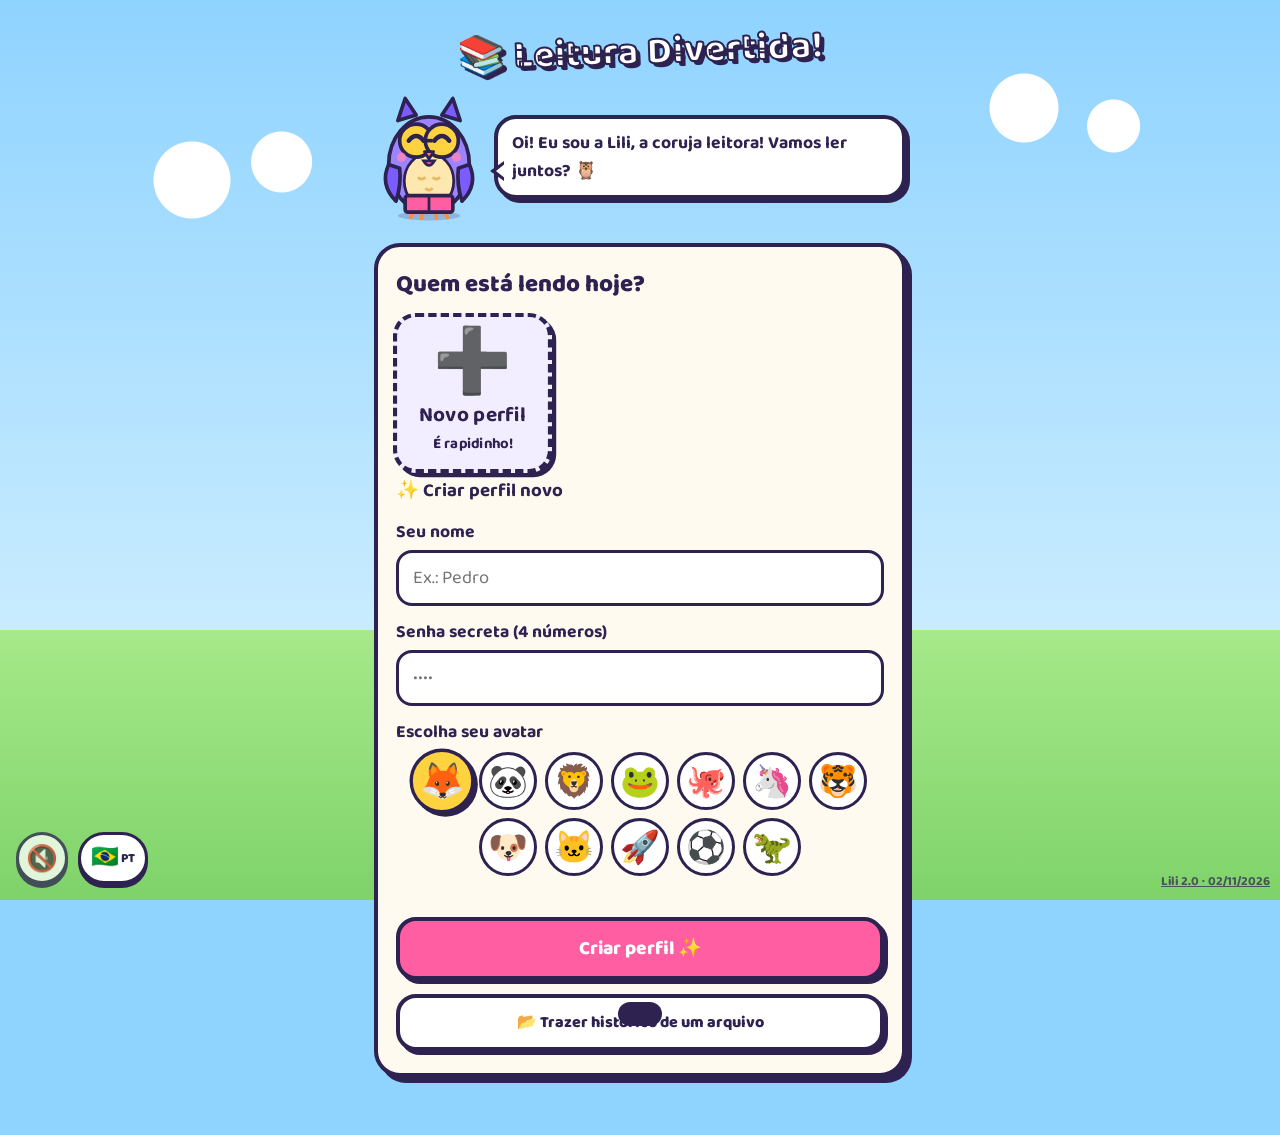
<file: index.html>
<!DOCTYPE html>
<html lang="pt-BR">
<head>
<meta charset="UTF-8">
<meta name="viewport" content="width=device-width, initial-scale=1, maximum-scale=1">
<title>Leitura Divertida com a Lili</title>
<meta name="apple-mobile-web-app-capable" content="yes">
<meta name="apple-mobile-web-app-title" content="Lili Leitura">
<meta name="mobile-web-app-capable" content="yes">
<meta name="apple-mobile-web-app-status-bar-style" content="default">
<meta name="theme-color" content="#7b5cff">
<link rel="manifest" href="manifest.webmanifest">
<link rel="apple-touch-icon" href="apple-touch-icon.png">
<link href="https://fonts.googleapis.com/css2?family=Baloo+2:wght@500;700;800&display=swap" rel="stylesheet">
<style>
  :root{
    --roxo:#7b5cff; --rosa:#ff5fa2; --amarelo:#ffd23f; --verde:#3ddc97;
    --azul:#3ab4ff; --laranja:#ff8c42; --tinta:#2d2250; --papel:#fffaf0;
    --pt:#3ddc97; --en:#3ab4ff; --es:#ff8c42; --fr:#7b5cff; --ja:#ff5fa2;
  }
  *{box-sizing:border-box;margin:0;padding:0}
  body{
    font-family:'Baloo 2','Comic Sans MS','Trebuchet MS',sans-serif;
    color:var(--tinta); min-height:100vh;
    background:#8fd3ff;
    background-image:
      radial-gradient(circle at 15% 20%, #fff 0 38px, transparent 39px),
      radial-gradient(circle at 22% 18%, #fff 0 30px, transparent 31px),
      radial-gradient(circle at 80% 12%, #fff 0 34px, transparent 35px),
      radial-gradient(circle at 87% 14%, #fff 0 26px, transparent 27px),
      linear-gradient(#8fd3ff 0%, #c9ecff 70%, #a6e98a 70%, #7fd36a 100%);
    background-attachment:fixed;
  }
  .app{max-width:560px;margin:0 auto;padding:16px 14px 40px}
  .tela{display:none;animation:entra .35s ease}
  .tela.ativa{display:block}
  @keyframes entra{from{opacity:0;transform:translateY(14px) scale(.98)}to{opacity:1;transform:none}}

  .cartao{
    background:var(--papel); border:4px solid var(--tinta); border-radius:26px;
    box-shadow:6px 6px 0 var(--tinta); padding:18px; margin-bottom:18px;
  }
  h1{font-size:2.1rem;line-height:1.05;font-weight:800}
  h2{font-size:1.5rem;font-weight:800;margin-bottom:8px}
  .titulo-logo{
    text-align:center;color:#fff;font-size:2.4rem;font-weight:800;
    -webkit-text-stroke:2px var(--tinta);text-shadow:4px 4px 0 var(--tinta);
    margin:6px 0 10px;transform:rotate(-2deg)
  }
  label{display:block;font-weight:700;margin:12px 0 4px;font-size:1.1rem}
  input[type=text],input[type=number],input[type=password],input[type=date],select{
    width:100%;font:inherit;font-size:1.15rem;padding:10px 14px;border:3px solid var(--tinta);
    border-radius:16px;background:#fff;color:var(--tinta);outline:none
  }
  input:focus,select:focus{box-shadow:0 0 0 4px var(--amarelo)}
  .btn{
    display:inline-flex;align-items:center;justify-content:center;gap:8px;
    font:inherit;font-weight:800;font-size:1.2rem;cursor:pointer;
    padding:12px 20px;border:4px solid var(--tinta);border-radius:20px;
    background:var(--amarelo);color:var(--tinta);box-shadow:4px 4px 0 var(--tinta);
    transition:transform .08s, box-shadow .08s; width:100%; margin-top:14px
  }
  .btn:active{transform:translate(4px,4px);box-shadow:0 0 0 var(--tinta)}
  .btn.rosa{background:var(--rosa);color:#fff}
  .btn.verde{background:var(--verde)}
  .btn.azul{background:var(--azul);color:#fff}
  .btn.branco{background:#fff}
  .btn.peq{width:auto;font-size:1rem;padding:6px 14px;margin:0;border-width:3px;box-shadow:3px 3px 0 var(--tinta)}

  /* mascote */
  .mascote-area{display:flex;align-items:flex-end;gap:10px;margin-bottom:14px}
  .mascote{width:110px;flex-shrink:0;animation:flutua 2.6s ease-in-out infinite}
  .mascote.pula{animation:pula .6s ease 2}
  @keyframes flutua{0%,100%{transform:translateY(0)}50%{transform:translateY(-8px)}}
  @keyframes pula{0%,100%{transform:translateY(0) rotate(0)}40%{transform:translateY(-26px) rotate(-8deg)}}
  .balao{
    position:relative;background:#fff;border:4px solid var(--tinta);border-radius:22px;
    padding:10px 14px;font-weight:700;font-size:1.1rem;flex:1;margin-bottom:30px;
    box-shadow:4px 4px 0 var(--tinta)
  }
  .balao:after{
    content:"";position:absolute;left:-18px;bottom:14px;border:10px solid transparent;
    border-right:14px solid var(--tinta)
  }
  .balao:before{
    content:"";position:absolute;left:-10px;bottom:16px;border:8px solid transparent;
    border-right:10px solid #fff;z-index:1
  }

  /* avatares */
  .avatares{display:flex;gap:8px;flex-wrap:wrap;justify-content:center;margin-top:6px}
  .avatar{
    font-size:2rem;width:58px;height:58px;border-radius:50%;border:3px solid var(--tinta);
    background:#fff;cursor:pointer;display:flex;align-items:center;justify-content:center
  }
  .avatar.sel{background:var(--amarelo);transform:scale(1.12);box-shadow:3px 3px 0 var(--tinta)}

  /* topo do painel */
  .topo{display:flex;align-items:center;justify-content:space-between;margin-bottom:12px}
  .ola{display:flex;align-items:center;gap:10px}
  .ola .av{font-size:2.2rem;background:#fff;border:3px solid var(--tinta);border-radius:50%;width:56px;height:56px;display:flex;align-items:center;justify-content:center}
  .ola b{font-size:1.5rem;display:block;line-height:1}
  .ola small{font-size:1rem}

  .stats{display:grid;grid-template-columns:repeat(3,1fr);gap:10px;margin-bottom:18px}
  .stat{border:4px solid var(--tinta);border-radius:20px;padding:8px;text-align:center;box-shadow:4px 4px 0 var(--tinta)}
  .stat b{font-size:1.8rem;display:block;line-height:1.1}
  .stat span{font-size:.9rem;font-weight:700}

  .meta-barra{height:28px;border:4px solid var(--tinta);border-radius:20px;background:#fff;overflow:hidden;position:relative;margin:6px 0}
  .meta-enche{height:100%;background:repeating-linear-gradient(45deg,var(--rosa) 0 14px,#ff86ba 14px 28px);transition:width .8s}
  .meta-txt{position:absolute;inset:0;display:flex;align-items:center;justify-content:center;font-weight:800}
  canvas{width:100%;height:220px;display:block}
  .legenda{display:flex;gap:16px;justify-content:center;font-weight:700;margin-top:6px}
  .legenda i{display:inline-block;width:16px;height:16px;border-radius:5px;border:2px solid var(--tinta);vertical-align:-2px;margin-right:4px}

  .atalhos{display:grid;grid-template-columns:1fr;gap:12px}
  .atalho{
    display:flex;align-items:center;gap:14px;font:inherit;font-weight:800;font-size:1.35rem;
    border:4px solid var(--tinta);border-radius:24px;padding:14px 18px;cursor:pointer;
    box-shadow:5px 5px 0 var(--tinta);text-align:left;color:var(--tinta);transition:transform .1s
  }
  .atalho:hover{transform:rotate(-1deg) scale(1.02)}
  .atalho:active{transform:translate(4px,4px);box-shadow:0 0 0}
  .atalho .ic{font-size:2.3rem;background:#fff;border:3px solid var(--tinta);border-radius:16px;width:60px;height:60px;display:flex;align-items:center;justify-content:center}
  .atalho small{display:block;font-size:.95rem;font-weight:600}

  .voltar{background:#fff;border:3px solid var(--tinta);border-radius:14px;font:inherit;font-weight:800;padding:4px 14px;cursor:pointer;box-shadow:3px 3px 0 var(--tinta);margin-bottom:12px}

  .idiomas{display:flex;gap:10px}
  .idioma{
    flex:1;font:inherit;font-weight:800;font-size:1.15rem;padding:12px;cursor:pointer;
    border:4px solid var(--tinta);border-radius:18px;background:#fff;color:var(--tinta)
  }
  .idioma.sel.pt{background:var(--pt)}
  .idioma.sel.en{background:var(--en);color:#fff}
  .idioma.sel.es{background:var(--es)}
  .idioma.sel.fr{background:var(--fr);color:#fff}
  .idioma.sel.ja{background:var(--ja);color:#fff}
  .idiomas{flex-wrap:wrap}
  .idiomas .idioma{min-width:88px}
  .idioma .bandeira{font-size:1.8rem;display:block}

  .contador{display:flex;align-items:center;gap:10px}
  .contador button{font:inherit;font-weight:800;font-size:1.6rem;width:56px;height:52px;border:4px solid var(--tinta);border-radius:16px;background:var(--amarelo);cursor:pointer}
  .contador input{text-align:center;font-size:1.6rem;font-weight:800}

  .upload{
    border:4px dashed var(--tinta);border-radius:20px;background:#fff;padding:14px;text-align:center;cursor:pointer;
    display:flex;align-items:center;gap:14px;justify-content:center
  }
  .upload input{display:none}
  .capa-preview{width:80px;height:110px;border:3px solid var(--tinta);border-radius:10px;background:#ffe9a8 center/cover;display:flex;align-items:center;justify-content:center;font-size:2rem;flex-shrink:0}

  .estante{display:grid;grid-template-columns:repeat(auto-fill,minmax(110px,1fr));gap:12px;margin-top:6px}
  .livro{text-align:center;font-weight:700;font-size:.95rem;line-height:1.1}
  .livro .capa{width:100%;aspect-ratio:3/4;border:3px solid var(--tinta);border-radius:10px;background:#ffd23f center/cover;display:flex;align-items:center;justify-content:center;font-size:2.4rem;box-shadow:3px 3px 0 var(--tinta);margin-bottom:6px;position:relative}
  .livro .tag{position:absolute;top:-8px;right:-8px;font-size:1rem;background:#fff;border:2px solid var(--tinta);border-radius:10px;padding:0 5px}
  .livro small{display:block;font-weight:500;opacity:.8}
  .livro .pag{font-size:.85rem;color:var(--roxo)}
  .vazio{text-align:center;padding:10px;font-weight:700;opacity:.75}

  /* quiz */
  .progresso-quiz{display:flex;gap:8px;justify-content:center;margin-bottom:10px}
  .progresso-quiz span{width:22px;height:22px;border-radius:50%;border:3px solid var(--tinta);background:#fff}
  .progresso-quiz span.atual{background:var(--amarelo)}
  .progresso-quiz span.certa{background:var(--verde)}
  .progresso-quiz span.errada{background:var(--rosa)}
  .pergunta{font-size:1.45rem;font-weight:800;text-align:center;margin:6px 0 12px}
  .opcao{
    display:block;width:100%;font:inherit;font-weight:700;font-size:1.25rem;padding:12px;margin-bottom:10px;
    border:4px solid var(--tinta);border-radius:18px;background:#fff;cursor:pointer;color:var(--tinta);
    box-shadow:4px 4px 0 var(--tinta);text-align:left
  }
  .opcao:nth-child(1){background:#fff3c4}.opcao:nth-child(2){background:#d9f1ff}.opcao:nth-child(3){background:#ffe0ee}
  .opcao.certa{background:var(--verde)!important;animation:pula .5s}
  .opcao.errada{background:var(--rosa)!important;color:#fff;animation:treme .4s}
  .opcao:disabled{cursor:default}
  @keyframes treme{0%,100%{transform:translateX(0)}25%{transform:translateX(-8px)}75%{transform:translateX(8px)}}
  .estrelas{font-size:3rem;text-align:center;letter-spacing:6px}

  .toast{
    position:fixed;left:50%;bottom:24px;transform:translateX(-50%) translateY(150px);
    background:var(--tinta);color:#fff;font-weight:800;padding:12px 22px;border-radius:20px;
    transition:transform .3s;z-index:20;font-size:1.1rem;text-align:center;max-width:90%
  }
  .toast.mostra{transform:translateX(-50%) translateY(0)}
  .confete{position:fixed;top:-20px;width:12px;height:18px;z-index:30;pointer-events:none;animation:cai linear forwards}
  @keyframes cai{to{transform:translateY(110vh) rotate(720deg)}}
  .usuarios{display:flex;gap:8px;flex-wrap:wrap;margin-top:8px}
  .erro{color:#d6246e;font-weight:800;margin-top:8px;min-height:1.2em}

  .grid2{display:grid;grid-template-columns:1fr 1fr;gap:12px;margin-top:12px}
  .atalho.mini{flex-direction:column;text-align:center;font-size:1.1rem;padding:12px 6px;gap:6px;justify-content:center}
  .atalho.mini .ic{width:52px;height:52px;font-size:1.9rem}
  .xp-enche{height:100%;background:repeating-linear-gradient(45deg,var(--verde) 0 14px,#7cefbd 14px 28px);transition:width .8s}
  .medalhas{display:grid;grid-template-columns:repeat(auto-fill,minmax(100px,1fr));gap:10px}
  .medalha{text-align:center;border:3px solid var(--tinta);border-radius:18px;padding:8px 4px;background:#fff;font-size:.9rem;line-height:1.1;box-shadow:3px 3px 0 var(--tinta)}
  .medalha .em{font-size:2.3rem}
  .medalha small{display:block;margin-top:4px;color:var(--roxo);font-weight:700}
  .medalha.bloq{filter:grayscale(1);opacity:.55;box-shadow:none}
  .relogio{position:relative;width:220px;max-width:80%;margin:16px auto 0}
  .relogio svg{width:100%;display:block}
  #c-anel{transition:stroke-dashoffset .25s linear}
  #c-tempo{position:absolute;inset:0;display:flex;align-items:center;justify-content:center;font-size:3rem;font-weight:800}
  #c-tempos .idioma{line-height:1.1;padding:8px 4px}
  #c-tempos .idioma:disabled{opacity:.6}
  .flash{min-height:190px;border:4px solid var(--tinta);border-radius:24px;background:var(--amarelo);display:flex;flex-direction:column;align-items:center;justify-content:center;font-size:2.2rem;font-weight:800;text-align:center;padding:16px;cursor:pointer;box-shadow:5px 5px 0 var(--tinta);margin-top:8px}
  .flash.virado{background:var(--verde)}
  .flash small{font-size:1rem;font-weight:600;margin-top:6px}
  .estrelas-sel{display:flex;gap:4px}
  .estrelas-sel button{font-size:2.6rem;background:none;border:none;cursor:pointer;line-height:1}
  .paleta{display:flex;gap:8px;flex-wrap:wrap;margin-bottom:8px}
  .paleta button{width:38px;height:38px;border-radius:50%;border:3px solid var(--tinta);cursor:pointer;font-size:1.1rem}
  .paleta button.sel{transform:scale(1.2);box-shadow:2px 2px 0 var(--tinta)}
  #t-canvas{height:260px;border:3px solid var(--tinta);border-radius:16px;background:#fff;touch-action:none}
  .certificado{border:10px double var(--roxo);background:#fffdf3;padding:22px 16px;text-align:center;border-radius:20px;box-shadow:6px 6px 0 var(--tinta);font-size:1.15rem}
  .cert-lili{width:110px;margin:0 auto}
  .cert-titulo{font-size:2rem;font-weight:800;color:var(--rosa);-webkit-text-stroke:1px var(--tinta)}
  .cert-nome{font-size:2.2rem;font-weight:800;color:var(--roxo);border-bottom:3px dashed var(--tinta);display:inline-block;padding:0 16px}
  .cert-livro{font-size:1.5rem;font-weight:800}
  .cert-ass{margin-top:14px;font-weight:800;border-top:3px solid var(--tinta);display:inline-block;padding:4px 20px 0}
  .topo .btn.peq{padding:6px 10px}
  @media print{
    body{background:#fff!important}
    body *{visibility:hidden}
    #certificado,#certificado *{visibility:visible}
    #certificado{position:absolute;left:0;top:0;width:100%;box-shadow:none}
  }
  textarea{width:100%;font:inherit;font-size:1.15rem;padding:10px 14px;border:3px solid var(--tinta);border-radius:16px;background:#fff;color:var(--tinta);outline:none;min-height:110px;resize:vertical}
  textarea:focus{box-shadow:0 0 0 4px var(--amarelo)}
  .livro{cursor:pointer}
  .tipo-q{display:inline-block;font-size:.9rem;font-weight:800;background:#c9b8ff;border:2px solid var(--tinta);border-radius:10px;padding:0 8px;margin-bottom:6px}
  .resp{background:#fff;border:3px solid var(--tinta);border-radius:16px;padding:8px 12px;margin-top:8px}
  .resp small{display:block;opacity:.7;font-weight:700}
  .resp b{display:block}
  .rk-linha{display:flex;align-items:center;gap:10px;background:#fff;border:3px solid var(--tinta);border-radius:16px;padding:8px 12px;margin-top:8px;font-size:1.1rem}
  .rk-linha.eu{background:#fff3c4;box-shadow:0 0 0 3px var(--amarelo)}
  .rk-linha .pos{font-size:1.5rem;width:38px;text-align:center;font-weight:800}
  .rk-linha .nm{flex:1;font-weight:700}
  .rk-linha .xp{font-weight:800;color:var(--roxo)}
  .trofeus{display:flex;flex-wrap:wrap;gap:10px;margin-top:8px}
  .trofeu{background:linear-gradient(#fff7d1,#ffe27a);border:3px solid var(--tinta);border-radius:16px;padding:8px 10px;text-align:center;min-width:96px}
  .trofeu b{display:block;font-size:2rem}
  .q-item{background:#fff;border:3px solid var(--tinta);border-radius:16px;padding:8px 12px;margin-top:8px;display:flex;gap:8px;align-items:flex-start;justify-content:space-between}
  .det-topo{display:flex;gap:14px;align-items:center}
  .det-topo .capa{width:90px;aspect-ratio:3/4;border:3px solid var(--tinta);border-radius:10px;background:#ffd23f center/cover;display:flex;align-items:center;justify-content:center;font-size:2.4rem;box-shadow:3px 3px 0 var(--tinta);flex-shrink:0}
  .btn-musica{position:fixed;bottom:16px;left:16px;z-index:25;width:52px;height:52px;border-radius:50%;
    border:3px solid var(--tinta);background:#fff;font-size:1.6rem;cursor:pointer;box-shadow:0 4px 0 var(--tinta);
    display:flex;align-items:center;justify-content:center;padding:0}
  .btn-musica.tocando{background:#fff3c4;animation:balanca 1.6s ease-in-out infinite}
  .btn-musica.mudo{opacity:.75}
  @keyframes balanca{0%,100%{transform:rotate(-8deg)}50%{transform:rotate(8deg)}}
  .btn-idioma{position:fixed;bottom:16px;left:78px;z-index:25;height:52px;min-width:52px;border-radius:26px;
    border:3px solid var(--tinta);background:#fff;font-size:1.4rem;cursor:pointer;box-shadow:0 4px 0 var(--tinta);
    display:flex;align-items:center;justify-content:center;gap:2px;padding:0 10px;font-family:inherit}
  .btn-idioma small{font-size:.8rem;font-weight:800;color:var(--tinta)}
  html.ui-en .pergunta small, html.ui-es .pergunta small, html.ui-fr .pergunta small, html.ui-ja .pergunta small,
  html.ui-en .trad-pt, html.ui-es .trad-pt, html.ui-fr .trad-pt, html.ui-ja .trad-pt{display:none}
  .menu-idioma{position:fixed;bottom:76px;left:78px;z-index:40;background:#fff;border:3px solid var(--tinta);border-radius:18px;
    box-shadow:0 4px 0 var(--tinta);padding:8px;display:none;flex-direction:column;gap:6px}
  .menu-idioma.aberto{display:flex}
  .menu-idioma button{font:inherit;font-weight:800;font-size:1.1rem;border:3px solid var(--tinta);border-radius:14px;background:#fff;
    padding:6px 14px;text-align:left;cursor:pointer;color:var(--tinta)}
  .menu-idioma button.sel{background:var(--amarelo)}
  .perfis{display:grid;grid-template-columns:repeat(auto-fill,minmax(138px,1fr));gap:14px;margin:12px 0 6px}
  .perfil{position:relative;background:#fff;border:4px solid var(--tinta);border-radius:22px;box-shadow:4px 4px 0 var(--tinta);
    padding:14px 8px 12px;text-align:center;cursor:pointer;font:inherit;color:var(--tinta)}
  .perfil.sel{background:#fff3c4;transform:scale(1.04)}
  .perfil .av-g{font-size:3.8rem;line-height:1.05}
  .perfil b{display:block;font-size:1.25rem;word-break:break-word}
  .perfil small{display:block;font-weight:700;font-size:.9rem}
  .perfil .xp-mini{height:10px;border:2px solid var(--tinta);border-radius:6px;margin:6px 8px 0;overflow:hidden;background:#eee}
  .perfil .xp-mini i{display:block;height:100%;background:var(--amarelo)}
  .perfil .del{position:absolute;top:-12px;right:-10px;width:38px;height:38px;border-radius:50%;border:3px solid var(--tinta);
    background:#fff;font-size:1.05rem;cursor:pointer;padding:0;box-shadow:2px 2px 0 var(--tinta)}
  .perfil.novo{border-style:dashed;background:#f3eeff}
  .login-quem{display:flex;align-items:center;gap:12px;justify-content:center;margin-top:6px}
  .login-quem .av-g{font-size:3rem}
  .login-quem b{font-size:1.5rem}
  .btn.perigo{background:#ff3b5c;color:#fff}
  .rec-motivo{font-weight:600;font-size:.95rem;margin-top:4px}
  .rec-ok{font-weight:800;white-space:nowrap}
  .niv-lili{width:56px;height:66px;flex-shrink:0}
  .niv-lili svg{width:100%;height:100%}
</style>
</head>
<body>
<button id="btn-idioma" class="btn-idioma" aria-label="Idioma do app" onclick="alternarIdioma()">🇧🇷<small>PT</small></button>
<div id="menu-idioma" class="menu-idioma" data-notr="1"></div>
<button id="btn-musica" class="btn-musica mudo" aria-label="Ligar ou desligar a música" onclick="alternarMusica()">🔇</button>
<div class="app">

  <!-- LOGIN -->
  <button id="versao-app" onclick="abrirVersoes()" style="position:fixed;right:10px;bottom:8px;font-size:.8rem;font-weight:700;opacity:.7;z-index:50;background:none;border:none;font-family:inherit;color:inherit;text-decoration:underline;cursor:pointer">Lili 2.0 · 02/11/2026</button>
  <div id="versoes-modal" style="display:none;position:fixed;inset:0;background:rgba(0,0,0,.45);z-index:60;overflow:auto;padding:20px" onclick="if(event.target===this)this.style.display='none'">
    <div class="cartao" style="max-width:560px;margin:20px auto"><h2>🗒️ Histórico de versões</h2><div id="versoes-lista"></div>
    <button class="btn verde" onclick="document.getElementById('versoes-modal').style.display='none'">Fechar</button></div>
  </div>
  <section id="tela-login" class="tela ativa">
    <div class="titulo-logo">📚 Leitura Divertida!</div>
    <div class="mascote-area">
      <div class="mascote" id="m-login"></div>
      <div class="balao">Oi! Eu sou a <b>Lili</b>, a coruja leitora! Vamos ler juntos? 🦉</div>
    </div>
    <div class="cartao">
      <h2>Quem está lendo hoje?</h2>
      <div id="usuarios-salvos" class="perfis"></div>
      <div id="login-form">
        <div id="login-quem"></div>
        <div id="login-campo-nome">
          <label for="login-nome">Seu nome</label>
          <input type="text" id="login-nome" placeholder="Ex.: Pedro" maxlength="20" autocomplete="off">
        </div>
        <label for="login-senha">Senha secreta (4 números)</label>
        <input type="password" id="login-senha" inputmode="numeric" maxlength="4" placeholder="••••">
        <div id="login-campo-avatar">
          <label>Escolha seu avatar</label>
          <div class="avatares" id="avatares"></div>
        </div>
        <div class="erro" id="login-erro"></div>
        <button class="btn rosa" id="btn-entrar">Entrar 🚀</button>
      </div>
      <label class="btn branco" for="restaurar-arq" style="font-size:1rem">📂 Trazer histórico de um arquivo</label>
    </div>
  </section>

  <!-- PAINEL -->
  <section id="tela-painel" class="tela">
    <div class="topo">
      <div class="ola"><div class="av" id="p-avatar">🦊</div><div><small>Olá,</small><b id="p-nome">Leitor</b></div></div>
      <div style="display:flex;gap:6px"><button class="btn peq" data-ir="historico" title="Histórico">📜</button><button class="btn peq" data-ir="feedback" title="Enviar feedback">💌</button><button class="btn peq" data-ir="resumo" title="Área dos pais">👨‍👩‍👦</button><button class="btn peq branco" id="btn-sair">Sair 👋</button></div>
    </div>
    <div class="mascote-area">
      <div class="mascote" id="m-painel"></div>
      <div class="balao" id="balao-painel">Que bom te ver!</div>
    </div>
    <div class="cartao" style="padding:12px 16px;cursor:pointer" data-ir="medalhas">
      <div style="display:flex;justify-content:space-between;align-items:center"><b id="nivel-nome" style="font-size:1.2rem">Nível 1</b><span style="font-weight:800">🏅 Medalhas ➜</span></div>
      <div class="meta-barra"><div class="xp-enche" id="xp-enche" style="width:0"></div><div class="meta-txt" id="xp-txt" style="font-size:.9rem"></div></div>
    </div>
    <div class="stats">
      <div class="stat" style="background:#fff3c4"><b id="s-paginas">0</b><span>páginas no mês</span></div>
      <div class="stat" style="background:#d9f1ff"><b id="s-livros">0</b><span>livros</span></div>
      <div class="stat" style="background:#ffe0ee"><b id="s-sequencia">0🔥</b><span>dias seguidos</span></div>
    </div>
    <div class="cartao">
      <div style="display:flex;justify-content:space-between;align-items:center">
        <h2 id="titulo-mes" style="margin:0">Meu mês</h2>
        <button class="btn peq" id="btn-meta">🎯 Meta</button>
      </div>
      <div class="meta-barra"><div class="meta-enche" id="meta-enche" style="width:0"></div><div class="meta-txt" id="meta-txt">0 / 300</div></div>
      <div id="meta-idiomas" style="text-align:center;font-weight:700;font-size:.95rem;margin-top:4px"></div>
      <canvas id="grafico"></canvas>
      <div class="legenda" id="legenda-grafico"></div>
    </div>
    <div class="atalhos">
      <button class="atalho" style="background:var(--verde)" data-ir="registrar"><span class="ic">📖</span><span>Registrar Leitura<small>Quantas páginas você leu?</small></span></button>
      <button class="atalho" style="background:#9ddcff" data-ir="crono"><span class="ic">⏱️</span><span>Ler com Cronômetro<small>Desafio de 10 a 30 minutos</small></span></button>
      <button class="atalho" style="background:#ffc94d" data-ir="ranking"><span class="ic">🏆</span><span>Ranking da Semana<small id="rk-status">Quem leu mais esta semana?</small></span></button>
      <button class="atalho" style="background:#e3d4ff" data-ir="recomendar"><span class="ic">🔮</span><span>Recomendações<small>Livros que a Lili acha que você vai amar</small></span></button>
    </div>
    <div class="grid2">
      <button class="atalho mini" style="background:var(--amarelo)" data-ir="adicionar"><span class="ic">➕</span>Adicionar Livro</button>
      <button class="atalho mini" style="background:#ffd0e4" data-ir="quero"><span class="ic">🌟</span>Quero Ler</button>
      <button class="atalho mini" style="background:#c8f5dc" data-ir="palavras"><span class="ic">🔤</span>Palavras</button>
      <button class="atalho mini" style="background:#ffe1c4" data-ir="medalhas"><span class="ic">🏅</span>Medalhas</button>
    </div>
    <div class="cartao">
      <h2>Minha estante 📚</h2>
      <div class="estante" id="estante"></div>
    </div>
  </section>

  <!-- REGISTRAR -->
  <section id="tela-registrar" class="tela">
    <button class="voltar" data-ir="painel">⬅ Voltar</button>
    <div class="mascote-area">
      <div class="mascote" id="m-registrar"></div>
      <div class="balao" id="balao-registrar">Conta pra mim: o que você leu hoje?</div>
    </div>
    <div class="cartao">
      <h2>📖 Registrar Leitura</h2>
      <label for="r-livro">Qual livro?</label>
      <select id="r-livro"></select>
      <label>Páginas lidas</label>
      <div class="contador">
        <button type="button" id="r-menos">−</button>
        <input type="number" id="r-paginas" value="5" min="1" max="999">
        <button type="button" id="r-mais">+</button>
      </div>
      <label for="r-capitulo">Qual capítulo você leu?</label>
      <input type="text" id="r-capitulo" maxlength="60" placeholder="Ex.: Capítulo 3" autocomplete="off">
      <label for="r-resumo">Resumo: conte com suas palavras o que aconteceu</label>
      <textarea id="r-resumo" rows="4" maxlength="1200" placeholder="Escreva pelo menos 10 palavras..."></textarea>
      <label for="r-minutos">Minutos lendo (opcional)</label>
      <input type="number" id="r-minutos" min="0" max="600" placeholder="Ex.: 15">
      <label>Em que idioma?</label>
      <div class="idiomas">
        <button type="button" class="idioma pt sel" data-lang="pt"><span class="bandeira">🇧🇷</span>Português</button>
        <button type="button" class="idioma en" data-lang="en"><span class="bandeira">🇺🇸</span>English</button>
        <button type="button" class="idioma es" data-lang="es"><span class="bandeira">🇪🇸</span>Español</button>
        <button type="button" class="idioma fr" data-lang="fr"><span class="bandeira">🇫🇷</span>Français</button>
        <button type="button" class="idioma ja" data-lang="ja"><span class="bandeira">🇯🇵</span>日本語</button>
      </div>
      <label for="r-data">Quando?</label>
      <input type="date" id="r-data">
      <div id="r-diario"></div>
      <div class="erro" id="r-erro"></div>
      <button class="btn verde" id="btn-registrar">Salvar leitura ⭐</button>
    </div>
    <div class="cartao" id="r-quiz" style="display:none"></div>
  </section>

  <!-- ADICIONAR -->
  <section id="tela-adicionar" class="tela">
    <button class="voltar" data-ir="painel">⬅ Voltar</button>
    <div class="mascote-area">
      <div class="mascote" id="m-adicionar"></div>
      <div class="balao" id="balao-adicionar">Oba, livro novo! Qual é?</div>
    </div>
    <div class="cartao">
      <h2>➕ Adicionar Livro</h2>
      <label for="a-titulo">Título</label>
      <input type="text" id="a-titulo" maxlength="60" placeholder="Ex.: O Pequeno Príncipe">
      <label for="a-autor">Autor</label>
      <input type="text" id="a-autor" maxlength="50" placeholder="Ex.: Antoine de Saint-Exupéry">
      <label>Idioma do livro</label>
      <div class="idiomas" id="a-idiomas">
        <button type="button" class="idioma pt sel" data-lang="pt"><span class="bandeira">🇧🇷</span>Português</button>
        <button type="button" class="idioma en" data-lang="en"><span class="bandeira">🇺🇸</span>English</button>
        <button type="button" class="idioma es" data-lang="es"><span class="bandeira">🇪🇸</span>Español</button>
        <button type="button" class="idioma fr" data-lang="fr"><span class="bandeira">🇫🇷</span>Français</button>
        <button type="button" class="idioma ja" data-lang="ja"><span class="bandeira">🇯🇵</span>日本語</button>
      </div>
      <label>Onde vai o livro?</label>
      <div class="idiomas" id="a-status">
        <button type="button" class="idioma pt sel" data-st="lendo"><span class="bandeira">📖</span>Estou lendo</button>
        <button type="button" class="idioma pt" data-st="quero"><span class="bandeira">🌟</span>Quero ler</button>
      </div>
      <label>Capa do livro</label>
      <label class="upload" for="a-capa">
        <div class="capa-preview" id="a-preview">📕</div>
        <div><b>Toque para escolher<br>uma foto da capa</b><br><small>(opcional)</small></div>
        <input type="file" id="a-capa" accept="image/*">
      </label>
      <div class="erro" id="a-erro"></div>
      <button class="btn" id="btn-adicionar">Colocar na estante 📚</button>
    </div>
  </section>

  <!-- HISTÓRICO -->
  <section id="tela-historico" class="tela">
    <button class="voltar" data-ir="painel">⬅ Voltar</button>
    <div class="cartao" id="log-leituras"></div>
    <div class="cartao">
      <h2>💾 Guardar meu histórico</h2>
      <p>Salve um arquivo com todos os cadastros (livros, leituras, quizzes e respostas). No iPad, escolha <b>Salvar em Arquivos</b>. Para recuperar em outro aparelho, use “Restaurar”.</p>
      <p id="hist-backup-info" style="font-weight:700;color:var(--roxo)"></p>
      <button class="btn verde" id="btn-backup">💾 Salvar histórico em arquivo</button>
      <button class="btn branco" id="btn-csv">📊 Exportar planilha (Numbers/Excel)</button>
      <label class="btn branco" for="restaurar-arq">📂 Restaurar de um arquivo</label>
    </div>
    <div class="cartao" id="hist-caixa"></div>
  </section>

  <!-- CRONÔMETRO -->
  <section id="tela-crono" class="tela">
    <button class="voltar" data-ir="painel">⬅ Voltar</button>
    <div class="mascote-area"><div class="mascote" id="m-crono"></div><div class="balao" id="balao-crono"></div></div>
    <div class="cartao">
      <h2>⏱️ Ler com cronômetro</h2>
      <label for="c-livro">Qual livro?</label>
      <select id="c-livro"></select>
      <label>Quanto tempo?</label>
      <div class="idiomas" id="c-tempos">
        <button type="button" class="idioma pt" data-min="10">10<br>min</button>
        <button type="button" class="idioma pt sel" data-min="15">15<br>min</button>
        <button type="button" class="idioma pt" data-min="20">20<br>min</button>
        <button type="button" class="idioma pt" data-min="30">30<br>min</button>
      </div>
      <div class="relogio">
        <svg viewBox="0 0 220 220"><circle cx="110" cy="110" r="95" fill="#fff" stroke="#2d2250" stroke-width="6"/>
          <circle id="c-anel" cx="110" cy="110" r="95" fill="none" stroke="#3ab4ff" stroke-width="14" stroke-linecap="round" stroke-dasharray="597" stroke-dashoffset="597" transform="rotate(-90 110 110)"/></svg>
        <div id="c-tempo">15:00</div>
      </div>
      <button class="btn verde" id="c-iniciar">▶️ Começar</button>
      <button class="btn branco" id="c-terminar">🏁 Terminei de ler</button>
    </div>
  </section>

  <!-- PALAVRAS -->
  <section id="tela-palavras" class="tela">
    <button class="voltar" data-ir="painel">⬅ Voltar</button>
    <div class="mascote-area"><div class="mascote" id="m-palavras"></div><div class="balao" id="balao-palavras"></div></div>
    <div class="cartao">
      <h2>🔤 Palavra nova</h2>
      <label for="w-palavra">Palavra</label>
      <input type="text" id="w-palavra" maxlength="40" placeholder="Ex.: brave" autocomplete="off">
      <label for="w-significado">O que significa?</label>
      <input type="text" id="w-significado" maxlength="80" placeholder="Ex.: corajoso" autocomplete="off">
      <label>Idioma da palavra</label>
      <div class="idiomas" id="w-idiomas">
        <button type="button" class="idioma pt" data-lang="pt"><span class="bandeira">🇧🇷</span>Português</button>
        <button type="button" class="idioma en sel" data-lang="en"><span class="bandeira">🇺🇸</span>English</button>
        <button type="button" class="idioma es" data-lang="es"><span class="bandeira">🇪🇸</span>Español</button>
        <button type="button" class="idioma fr" data-lang="fr"><span class="bandeira">🇫🇷</span>Français</button>
        <button type="button" class="idioma ja" data-lang="ja"><span class="bandeira">🇯🇵</span>日本語</button>
      </div>
      <label for="w-livro">De qual livro? (opcional)</label>
      <select id="w-livro"></select>
      <div class="erro" id="w-erro"></div>
      <button class="btn verde" id="w-salvar">Anotar palavra ✏️</button>
    </div>
    <div class="cartao" id="w-lista"></div>
  </section>

  <!-- MEDALHAS -->
  <section id="tela-medalhas" class="tela">
    <button class="voltar" data-ir="painel">⬅ Voltar</button>
    <div class="mascote-area"><div class="mascote" id="m-medalhas"></div><div class="balao" id="balao-medalhas"></div></div>
    <div class="cartao" id="medalhas-caixa"></div>
  </section>

  <!-- RANKING -->
  <section id="tela-ranking" class="tela">
    <button class="voltar" data-ir="painel">⬅ Voltar</button>
    <div class="mascote-area"><div class="mascote" id="m-ranking"></div><div class="balao" id="balao-ranking"></div></div>
    <div class="cartao" id="ranking-caixa"></div>
    <div class="cartao" id="trofeus-caixa"></div>
  </section>

  <!-- QUERO LER -->
  <section id="tela-quero" class="tela">
    <button class="voltar" data-ir="painel">⬅ Voltar</button>
    <div class="mascote-area"><div class="mascote" id="m-quero"></div><div class="balao" id="balao-quero"></div></div>
    <div class="cartao" id="quero-caixa"></div>
  </section>

  <!-- TERMINEI O LIVRO -->
  <section id="tela-terminei" class="tela">
    <button class="voltar" id="t-voltar">⬅ Voltar</button>
    <div class="mascote-area"><div class="mascote" id="m-terminei"></div><div class="balao" id="balao-terminei"></div></div>
    <div class="cartao">
      <h2 id="t-titulo">🏁 Terminei!</h2>
      <label>Que nota você dá para o livro?</label>
      <div id="t-estrelas" class="estrelas-sel"><button>☆</button><button>☆</button><button>☆</button><button>☆</button><button>☆</button></div>
      <label for="t-opiniao">O que você achou da história?</label>
      <textarea id="t-opiniao" placeholder="Eu gostei porque..."></textarea>
      <label>Desenhe sua parte favorita 🎨</label>
      <div class="paleta" id="t-paleta">
        <button data-cor="#2d2250" class="sel" style="background:#2d2250"></button>
        <button data-cor="#ff5fa2" style="background:#ff5fa2"></button>
        <button data-cor="#ffd23f" style="background:#ffd23f"></button>
        <button data-cor="#3ddc97" style="background:#3ddc97"></button>
        <button data-cor="#3ab4ff" style="background:#3ab4ff"></button>
        <button data-cor="#ff8c42" style="background:#ff8c42"></button>
        <button data-cor="#8b5a2b" style="background:#8b5a2b"></button>
        <button data-cor="#ffffff" style="background:#fff" title="Borracha">🧽</button>
        <button id="t-limpar" title="Limpar" style="background:#fff;width:auto;border-radius:12px;padding:0 8px;font-weight:800">Limpar</button>
      </div>
      <canvas id="t-canvas"></canvas>
      <button class="btn" id="t-salvar">Ganhar meu certificado 🎓</button>
    </div>
  </section>

  <!-- CERTIFICADO -->
  <section id="tela-certificado" class="tela">
    <div class="certificado" id="certificado"></div>
    <button class="btn azul" id="cert-imprimir">🖨️ Imprimir ou salvar PDF</button>
    <button class="btn branco" id="cert-voltar">🏠 Voltar ao painel</button>
  </section>

  <!-- RESUMO PARA OS PAIS -->
  <section id="tela-resumo" class="tela">
    <button class="voltar" data-ir="painel">⬅ Voltar</button>
    <div class="cartao" id="resumo-caixa"></div>
    <div class="cartao" id="pais-config" style="display:none"></div>
  </section>

  <!-- DIÁRIO DO DIA -->
  <section id="tela-feedback" class="tela">
    <button class="voltar" data-ir="painel">⬅ Voltar</button>
    <div class="mascote-area"><div class="mascote" id="m-feedback"></div><div class="balao" id="balao-feedback">Tem uma ideia, achou um problema ou quer mandar um recado? Eu levo para o criador do app! 💌</div></div>
    <div class="cartao">
      <h2>💌 Enviar feedback</h2>
      <label for="fb-tipo">Sobre o quê?</label>
      <select id="fb-tipo">
        <option value="Ideia">💡 Ideia</option>
        <option value="Problema">🐞 Problema</option>
        <option value="Elogio">💜 Elogio</option>
        <option value="Outro">✉️ Outro</option>
      </select>
      <label for="fb-msg">Sua mensagem</label>
      <textarea id="fb-msg" maxlength="2000" placeholder="Escreva aqui..."></textarea>
      <div class="erro" id="fb-erro"></div>
      <button class="btn verde" id="fb-enviar">Enviar 📨</button>
      <a class="btn branco" id="fb-mail" style="display:none;text-align:center;text-decoration:none" href="#">✉️ Enviar pelo app Mail</a>
    </div>
  </section>

  <section id="tela-diario" class="tela">
    <button class="voltar" data-ir="registrar">⬅ Voltar</button>
    <div class="mascote-area"><div class="mascote" id="m-diario"></div><div class="balao" id="balao-diario"></div></div>
    <div class="cartao" id="diario-caixa"></div>
  </section>

  <!-- LIVRO (diário) -->
  <section id="tela-livro" class="tela">
    <button class="voltar" data-ir="painel">⬅ Voltar</button>
    <div class="cartao" id="livro-caixa"></div>
  </section>

  <!-- PERGUNTAS (área dos pais) -->
  <section id="tela-pais" class="tela">
    <button class="voltar" id="pais-voltar">⬅ Voltar</button>
    <div class="cartao" id="pais-caixa"></div>
  </section>

  <!-- RECOMENDAÇÕES (2.0) -->
  <section id="tela-recomendar" class="tela">
    <button class="voltar" data-ir="painel">⬅ Voltar</button>
    <div class="mascote-area"><div class="mascote" id="m-recomendar"></div><div class="balao" id="balao-recomendar"></div></div>
    <div class="cartao" id="recomendar-caixa"></div>
  </section>

  <!-- APAGAR PERFIL (2.0) -->
  <section id="tela-apagar" class="tela">
    <button class="voltar" id="apagar-voltar">⬅ Voltar</button>
    <div class="cartao" id="apagar-caixa"></div>
  </section>

  <!-- QUIZ -->
  <section id="tela-quiz" class="tela">
    <button class="voltar" data-ir="painel">⬅ Voltar</button>
    <div class="mascote-area">
      <div class="mascote" id="m-quiz"></div>
      <div class="balao" id="balao-quiz">Pronto para o desafio de hoje?</div>
    </div>
    <div class="cartao" id="quiz-caixa"></div>
  </section>

</div>
<div class="toast" id="toast"></div>
<input type="file" id="restaurar-arq" accept=".json,application/json" style="display:none">

<script>
/* ============ MASCOTE (Lili, a coruja) ============ */
function mascoteSVG(humor, nivel){
  nivel = nivel||1;
  const olhos = {
    feliz:'<path d="M38 52 q8 -10 16 0" stroke="#2d2250" stroke-width="5" fill="none" stroke-linecap="round"/><path d="M66 52 q8 -10 16 0" stroke="#2d2250" stroke-width="5" fill="none" stroke-linecap="round"/>',
    uau:'<circle cx="46" cy="52" r="13" fill="#fff" stroke="#2d2250" stroke-width="4"/><circle cx="74" cy="52" r="13" fill="#fff" stroke="#2d2250" stroke-width="4"/><circle cx="46" cy="52" r="7" fill="#2d2250"/><circle cx="74" cy="52" r="7" fill="#2d2250"/><circle cx="49" cy="49" r="2.5" fill="#fff"/><circle cx="77" cy="49" r="2.5" fill="#fff"/>',
    pensa:'<circle cx="46" cy="52" r="12" fill="#fff" stroke="#2d2250" stroke-width="4"/><circle cx="74" cy="52" r="12" fill="#fff" stroke="#2d2250" stroke-width="4"/><circle cx="50" cy="47" r="5" fill="#2d2250"/><circle cx="78" cy="47" r="5" fill="#2d2250"/>',
    ops:'<circle cx="46" cy="54" r="11" fill="#fff" stroke="#2d2250" stroke-width="4"/><circle cx="74" cy="54" r="11" fill="#fff" stroke="#2d2250" stroke-width="4"/><circle cx="46" cy="56" r="5" fill="#2d2250"/><circle cx="74" cy="56" r="5" fill="#2d2250"/><path d="M34 38 l18 6 M86 38 l-18 6" stroke="#2d2250" stroke-width="4" stroke-linecap="round"/>'
  }[humor] || '';
  const boca = {
    feliz:'<path d="M54 74 q6 10 12 0 z" fill="#ff5fa2" stroke="#2d2250" stroke-width="3"/>',
    uau:'<ellipse cx="60" cy="76" rx="6" ry="8" fill="#ff5fa2" stroke="#2d2250" stroke-width="3"/>',
    pensa:'<path d="M54 76 q6 -3 12 0" stroke="#2d2250" stroke-width="3" fill="none" stroke-linecap="round"/>',
    ops:'<path d="M53 80 q7 -8 14 0" stroke="#2d2250" stroke-width="3" fill="none" stroke-linecap="round"/>'
  }[humor] || '';
  const extra = humor==='pensa' ? '<text x="92" y="22" font-size="22" font-weight="800" fill="#2d2250">?</text>'
    : humor==='uau' ? '<text x="88" y="24" font-size="20">✨</text>'
    : humor==='ops' ? '<path d="M92 40 q4 8 0 12 q-4 -4 0 -12z" fill="#3ab4ff" stroke="#2d2250" stroke-width="2"/>' : '';
  const sp=(x,y,r,c)=>`<path d="M${x} ${y-r} Q${x} ${y} ${x+r} ${y} Q${x} ${y} ${x} ${y+r} Q${x} ${y} ${x-r} ${y} Q${x} ${y} ${x} ${y-r}Z" fill="${c||'#ffd23f'}" stroke="#2d2250" stroke-width="1.5"/>`;
  const estrela=(x,y,r,c)=>{ let d=''; for(let i=0;i<10;i++){ const a=-Math.PI/2+i*Math.PI/5, rr=i%2?r*.45:r; d+=(i?'L':'M')+(x+rr*Math.cos(a)).toFixed(1)+' '+(y+rr*Math.sin(a)).toFixed(1)+' '; } return `<path d="${d}Z" fill="${c||'#ffd23f'}" stroke="#2d2250" stroke-width="2" stroke-linejoin="round"/>`; };
  // Prêmios: 2 gravatinha · 3 chapéu de formatura · 4 capa · 5 coroa · 6 lupa · 7 estrelinhas · 8 medalha · 9 livro dourado
  // 10 chapéu de mago · 11 varinha · 12 capa de estrelas · 13 planetinha · 14 arco-íris · 15 coroa de diamantes
  // 16 foguete · 17 troféu · 18 botinhas douradas · 19 asas brilhantes · 20 coroa cósmica
  const atras = (nivel>=14?'<g fill="none" stroke-width="5" opacity=".9"><path d="M6 72 A54 54 0 0 1 114 72" stroke="#ff5f5f"/><path d="M12 72 A48 48 0 0 1 108 72" stroke="#ffd23f"/><path d="M18 72 A42 42 0 0 1 102 72" stroke="#3ddc97"/><path d="M24 72 A36 36 0 0 1 96 72" stroke="#3ab4ff"/></g>':'')
    + (nivel>=19?'<path d="M22 58 Q-4 34 3 90 Q12 80 22 86 Z" fill="#ffe27a" stroke="#2d2250" stroke-width="3" stroke-linejoin="round"/><path d="M98 58 Q124 34 117 90 Q108 80 98 86 Z" fill="#ffe27a" stroke="#2d2250" stroke-width="3" stroke-linejoin="round"/>':'')
    + (nivel>=4?`<path d="M28 44 Q8 100 18 132 L102 132 Q112 100 92 44 Z" fill="${nivel>=12?'#2b3a8c':'#ff3b5c'}" stroke="#2d2250" stroke-width="4" stroke-linejoin="round"/>`
      +(nivel>=12?'<circle cx="16" cy="112" r="2.6" fill="#ffd23f"/><circle cx="104" cy="106" r="2.6" fill="#ffd23f"/><circle cx="21" cy="126" r="2" fill="#fff"/><circle cx="99" cy="124" r="2.2" fill="#fff"/><circle cx="108" cy="120" r="1.6" fill="#ffd23f"/>':''):'');
  const chapeu = nivel>=20 ? '<path d="M34 30 L38 4 L50 18 L60 0 L70 18 L82 4 L86 30 Z" fill="#fff3a0" stroke="#2d2250" stroke-width="4" stroke-linejoin="round"/><circle cx="48" cy="24" r="3" fill="#7b5cff"/><circle cx="60" cy="22" r="3.5" fill="#ff5fa2"/><circle cx="72" cy="24" r="3" fill="#3ab4ff"/>'+estrela(60,9,5,'#ff8c42')+sp(26,10,5)+sp(94,10,5)
    : nivel>=15 ? '<path d="M36 30 L40 6 L51 19 L60 2 L69 19 L80 6 L84 30 Z" fill="#ffd23f" stroke="#2d2250" stroke-width="4" stroke-linejoin="round"/><path d="M46 24 l3 -4 3 4 -3 4z" fill="#3ab4ff" stroke="#2d2250" stroke-width="1.5"/><path d="M57 22 l3 -5 3 5 -3 5z" fill="#ff5fa2" stroke="#2d2250" stroke-width="1.5"/><path d="M68 24 l3 -4 3 4 -3 4z" fill="#3ddc97" stroke="#2d2250" stroke-width="1.5"/>'
    : nivel>=10 ? '<path d="M34 30 L60 1 L86 30 Z" fill="#5b3cc4" stroke="#2d2250" stroke-width="4" stroke-linejoin="round"/><ellipse cx="60" cy="30" rx="32" ry="5" fill="#5b3cc4" stroke="#2d2250" stroke-width="3"/>'+estrela(56,20,4)+estrela(66,12,3)+'<circle cx="70" cy="23" r="1.8" fill="#ffd23f"/>'
    : nivel>=5 ? '<path d="M38 28 L42 6 L52 18 L60 2 L68 18 L78 6 L82 28 Z" fill="#ffd23f" stroke="#2d2250" stroke-width="4" stroke-linejoin="round"/><circle cx="60" cy="20" r="3" fill="#ff5fa2"/>'
    : nivel>=3 ? '<path d="M60 4 L98 16 L60 28 L22 16 Z" fill="#2d2250"/><rect x="44" y="18" width="32" height="12" fill="#2d2250"/><path d="M96 16 L98 34" stroke="#ffd23f" stroke-width="3"/><circle cx="98" cy="36" r="4" fill="#ffd23f" stroke="#2d2250" stroke-width="2"/>' : '';
  const frente = (nivel>=8?'<path d="M55 90 L58 101 M65 90 L62 101" stroke="#3ab4ff" stroke-width="4"/><circle cx="60" cy="106" r="7" fill="#ffd23f" stroke="#2d2250" stroke-width="3"/>'+estrela(60,106,3.6,'#ff8c42'):'')
    + (nivel>=6?'<line x1="104" y1="104" x2="114" y2="122" stroke="#8b5a2b" stroke-width="5" stroke-linecap="round"/><circle cx="100" cy="96" r="9" fill="#d9f1ff" stroke="#2d2250" stroke-width="4"/><path d="M96 92 q3 -3 6 -1" stroke="#fff" stroke-width="2" fill="none"/>':'')
    + (nivel>=11?'<line x1="7" y1="120" x2="16" y2="96" stroke="#2d2250" stroke-width="4" stroke-linecap="round"/>'+estrela(18,88,8):'')
    + (nivel>=13?'<circle cx="13" cy="15" r="7" fill="#ffb3d9" stroke="#2d2250" stroke-width="2.5"/><ellipse cx="13" cy="15" rx="12" ry="3.5" fill="none" stroke="#2d2250" stroke-width="2"/>':'')
    + (nivel>=16?'<path d="M10 36 q6 8 0 26 q-6 -18 0 -26z" fill="#fff" stroke="#2d2250" stroke-width="2.5"/><circle cx="10" cy="46" r="2.5" fill="#3ab4ff"/><path d="M7 60 l-3 6 M13 60 l3 6" stroke="#2d2250" stroke-width="2"/><path d="M8 63 q2 6 4 0" fill="#ff8c42"/>':'')
    + (nivel>=17?'<path d="M100 38 h16 v6 q0 9 -8 10 q-8 -1 -8 -10z" fill="#ffd23f" stroke="#2d2250" stroke-width="2.5"/><rect x="105" y="54" width="6" height="5" fill="#ffd23f" stroke="#2d2250" stroke-width="2"/><rect x="101" y="59" width="14" height="4" rx="1" fill="#8b5a2b" stroke="#2d2250" stroke-width="2"/>':'')
    + (nivel>=7?sp(6,30,5)+sp(114,26,4)+sp(112,134,4)+sp(5,134,4):'');
  const corLivro = nivel>=9 ? '#ffd23f' : '#ff5fa2';
  const pes = nivel>=18 ? '<ellipse cx="44" cy="135" rx="8" ry="4.5" fill="#ffd23f" stroke="#2d2250" stroke-width="2.5"/><ellipse cx="76" cy="135" rx="8" ry="4.5" fill="#ffd23f" stroke="#2d2250" stroke-width="2.5"/>' : '';
  return `<svg viewBox="0 0 120 140" xmlns="http://www.w3.org/2000/svg">
    <ellipse cx="60" cy="134" rx="34" ry="5" fill="#2d2250" opacity=".2"/>
    ${atras}
    <path d="M26 30 L34 6 L46 24 Z" fill="#7b5cff" stroke="#2d2250" stroke-width="4" stroke-linejoin="round"/>
    <path d="M94 30 L86 6 L74 24 Z" fill="#7b5cff" stroke="#2d2250" stroke-width="4" stroke-linejoin="round"/>
    <ellipse cx="60" cy="78" rx="44" ry="52" fill="#9d84ff" stroke="#2d2250" stroke-width="4"/>
    <ellipse cx="60" cy="96" rx="27" ry="30" fill="#ffe7b0" stroke="#2d2250" stroke-width="3"/>
    <path d="M48 92 q4 4 8 0 M64 92 q4 4 8 0 M56 104 q4 4 8 0" stroke="#e8b960" stroke-width="3" fill="none"/>
    ${nivel>=2?'<path d="M60 86 L46 79 L46 93 Z M60 86 L74 79 L74 93 Z" fill="#ff5fa2" stroke="#2d2250" stroke-width="3" stroke-linejoin="round"/><circle cx="60" cy="86" r="4" fill="#ffd23f" stroke="#2d2250" stroke-width="2"/>':''}
    <path d="M16 78 q-10 22 8 40 q6 -18 4 -36z" fill="#7b5cff" stroke="#2d2250" stroke-width="4" stroke-linejoin="round"/>
    <path d="M104 78 q10 22 -8 40 q-6 -18 -4 -36z" fill="#7b5cff" stroke="#2d2250" stroke-width="4" stroke-linejoin="round"/>
    <circle cx="46" cy="52" r="18" fill="#ffd23f" stroke="#2d2250" stroke-width="4"/>
    <circle cx="74" cy="52" r="18" fill="#ffd23f" stroke="#2d2250" stroke-width="4"/>
    <line x1="64" y1="52" x2="56" y2="52" stroke="#2d2250" stroke-width="4"/>
    ${olhos}
    <path d="M55 64 L65 64 L60 72 Z" fill="#ff8c42" stroke="#2d2250" stroke-width="3" stroke-linejoin="round"/>
    ${boca}
    <circle cx="30" cy="70" r="5" fill="#ff86ba" opacity=".8"/><circle cx="90" cy="70" r="5" fill="#ff86ba" opacity=".8"/>
    <path d="M44 128 l-4 8 M76 128 l4 8 M52 130 l0 7 M68 130 l0 7" stroke="#ff8c42" stroke-width="4" stroke-linecap="round"/>
    ${pes}
    <rect x="34" y="112" width="52" height="18" rx="3" fill="${corLivro}" stroke="#2d2250" stroke-width="4"/>
    <line x1="60" y1="112" x2="60" y2="130" stroke="#2d2250" stroke-width="3"/>
    ${nivel>=9?sp(47,121,4,'#fff')+sp(73,121,3,'#fff'):''}
    ${frente}
    ${chapeu}
    ${extra}
  </svg>`;
}
function mascote(id, humor, pular){
  const el = document.getElementById(id);
  el.innerHTML = mascoteSVG(humor, (atual && banco.usuarios[atual]) ? nivelInfo().nivel : 1);
  if(pular){ el.classList.remove('pula'); void el.offsetWidth; el.classList.add('pula'); setTimeout(()=>el.classList.remove('pula'),1300); }
}

/* ============ IDIOMAS DE LEITURA (2.0: pt, en, es, fr, ja) ============ */
const LANGS=['pt','en','es','fr','ja'];
const IDIOMAS_LEITURA={
  pt:{b:'🇧🇷',nome:'Português',cor:'#3ddc97',ol:'por'},
  en:{b:'🇺🇸',nome:'Inglês',cor:'#3ab4ff',ol:'eng'},
  es:{b:'🇪🇸',nome:'Espanhol',cor:'#ff8c42',ol:'spa'},
  fr:{b:'🇫🇷',nome:'Francês',cor:'#7b5cff',ol:'fre'},
  ja:{b:'🇯🇵',nome:'Japonês',cor:'#ff5fa2',ol:'jpn'}
};
// Dados antigos sem idioma (ou com 'pt'/'en') continuam valendo: qualquer coisa fora da lista vira 'pt'.
function normLang(x){ x=String(x||'').toLowerCase().slice(0,2); return LANGS.includes(x)?x:'pt'; }
function bandeira(x){ return IDIOMAS_LEITURA[normLang(x)].b; }
function nomeLang(x){ return IDIOMAS_LEITURA[normLang(x)].nome; }
function paginasPorIdioma(ls){ const o={}; (ls||[]).forEach(l=>{ const k=normLang(l.idioma); o[k]=(o[k]||0)+(l.paginas||0); }); return o; }

/* ============ DADOS ============ */
const CHAVE = 'leituraDivertida_v1';
const AVATARES = ['🦊','🐼','🦁','🐸','🐙','🦄','🐯','🐶','🐱','🚀','⚽','🦖'];
let banco = migrar(JSON.parse(localStorage.getItem(CHAVE) || '{"usuarios":{},"ultimo":null}'));
let atual = null; // nome do usuario
let avatarSel = AVATARES[0];
let langRegistro = 'pt', langLivro = 'pt', capaDataURL = null;

function salvar(){ localStorage.setItem(CHAVE, JSON.stringify(banco)); }
function u(){ return banco.usuarios[atual]; }
function hojeISO(d=new Date()){ const z=n=>String(n).padStart(2,'0'); return d.getFullYear()+'-'+z(d.getMonth()+1)+'-'+z(d.getDate()); }
function esc(s){ return String(s).replace(/[&<>"']/g,c=>({'&':'&amp;','<':'&lt;','>':'&gt;','"':'&quot;',"'":'&#39;'}[c])); }
function id(){ return Date.now().toString(36)+Math.random().toString(36).slice(2,6); }

function toast(msg){ const t=document.getElementById('toast'); t.textContent=msg; t.classList.add('mostra'); clearTimeout(t._t); t._t=setTimeout(()=>t.classList.remove('mostra'),2200); }
function confete(){
  const cores=['#ff5fa2','#ffd23f','#3ddc97','#3ab4ff','#7b5cff','#ff8c42'];
  for(let i=0;i<60;i++){
    const c=document.createElement('div'); c.className='confete';
    c.style.left=Math.random()*100+'vw'; c.style.background=cores[i%cores.length];
    c.style.animationDuration=(1.6+Math.random()*1.6)+'s'; c.style.animationDelay=(Math.random()*.4)+'s';
    c.style.borderRadius = Math.random()>.5?'50%':'3px';
    document.body.appendChild(c); setTimeout(()=>c.remove(),3800);
  }
}

/* ============ NAVEGAÇÃO ============ */
function ir(tela){
  document.querySelectorAll('.tela').forEach(t=>t.classList.remove('ativa'));
  document.getElementById('tela-'+tela).classList.add('ativa');
  window.scrollTo(0,0);
  if(tela==='painel') montarPainel();
  if(tela==='registrar') montarRegistrar();
  if(tela==='adicionar') montarAdicionar();
  if(tela==='quiz') montarQuiz();
  if(tela==='historico') montarHistorico();
  if(tela==='crono') montarCrono();
  if(tela==='palavras') montarPalavras();
  if(tela==='medalhas') montarMedalhas();
  if(tela==='quero') montarQuero();
  if(tela==='ranking') montarRanking();
  if(tela==='resumo') montarResumo();
  if(tela==='feedback') montarFeedback();
  if(tela==='recomendar') montarRecomendar();
}
document.querySelectorAll('[data-ir]').forEach(b=>b.addEventListener('click',()=>ir(b.dataset.ir)));

/* ============ LOGIN ============ */
let loginModo=null, loginSel=null;
function montarLogin(){
  mascote('m-login','feliz');
  const nomes=Object.keys(banco.usuarios), box=document.getElementById('usuarios-salvos');
  if(!nomes.length) loginModo='novo';
  else if(!loginModo) loginModo='entrar';
  if(loginSel && !banco.usuarios[loginSel]) loginSel=null;
  box.innerHTML = nomes.map(n=>{
    const us=banco.usuarios[n]; let ni={nivel:1,xp:0,pct:0}; try{ ni=nivelInfo(us); }catch(e){}
    return `<div class="perfil ${loginModo==='entrar'&&n===loginSel?'sel':''}" data-nome="${esc(n)}" role="button" tabindex="0">
      <button type="button" class="del" data-apagar="${esc(n)}" title="Apagar perfil" aria-label="Apagar perfil">🗑️</button>
      <div class="av-g">${us.avatar||'🦉'}</div><b>${esc(n)}</b><small>Nível ${ni.nivel}</small><small>${ni.xp} XP</small>
      <div class="xp-mini"><i style="width:${ni.pct}%"></i></div></div>`; }).join('')
    + `<button type="button" class="perfil novo ${loginModo==='novo'?'sel':''}" id="perfil-novo"><div class="av-g">➕</div><b>Novo perfil</b><small>É rapidinho!</small></button>`;
  box.querySelectorAll('.perfil[data-nome]').forEach(c=>c.onclick=()=>{
    const n=c.dataset.nome; loginModo='entrar'; loginSel=n; avatarSel=banco.usuarios[n].avatar||AVATARES[0];
    document.getElementById('login-erro').textContent=''; document.getElementById('login-senha').value='';
    montarLogin(); const ps=document.getElementById('login-senha'); try{ ps.focus(); }catch(e){}
  });
  box.querySelectorAll('[data-apagar]').forEach(b=>b.onclick=e=>{ e.stopPropagation(); abrirApagarPerfil(b.dataset.apagar); });
  document.getElementById('perfil-novo').onclick=()=>{
    loginModo='novo'; loginSel=null; avatarSel=AVATARES[0];
    document.getElementById('login-nome').value=''; document.getElementById('login-senha').value=''; document.getElementById('login-erro').textContent='';
    montarLogin(); try{ document.getElementById('login-nome').focus(); }catch(e){}
  };
  const mostra=(id,v)=>{ document.getElementById(id).style.display=v?'':'none'; };
  const quem=document.getElementById('login-quem'), bt=document.getElementById('btn-entrar');
  if(loginModo==='entrar' && loginSel){
    mostra('login-form',true); mostra('login-campo-nome',false); mostra('login-campo-avatar',false);
    document.getElementById('login-nome').value=loginSel;
    quem.innerHTML=`<div class="login-quem"><span class="av-g">${banco.usuarios[loginSel].avatar||'🦉'}</span><b>${esc(loginSel)}</b></div>`;
    bt.textContent='Entrar 🚀';
  } else if(loginModo==='novo'){
    mostra('login-form',true); mostra('login-campo-nome',true); mostra('login-campo-avatar',true);
    quem.innerHTML='<h3 style="margin:6px 0 0">✨ Criar perfil novo</h3>';
    bt.textContent='Criar perfil ✨';
  } else {
    mostra('login-form',false);
    quem.innerHTML='';
  }
  const dica=document.getElementById('login-dica')||(()=>{ const p=document.createElement('p'); p.id='login-dica'; p.style.cssText='text-align:center;font-weight:800;margin:4px 0'; box.after(p); return p; })();
  dica.textContent = (loginModo==='entrar' && !loginSel) ? 'Toque no seu perfil para entrar 👆' : '';
  const av=document.getElementById('avatares'); av.innerHTML='';
  AVATARES.forEach(a=>{
    const b=document.createElement('button'); b.className='avatar'+(a===avatarSel?' sel':''); b.textContent=a; b.type='button';
    b.onclick=()=>{avatarSel=a; montarLogin();}; av.appendChild(b);
  });
}
document.getElementById('btn-entrar').onclick=()=>{
  const nome=document.getElementById('login-nome').value.trim();
  const senha=document.getElementById('login-senha').value.trim();
  const erro=document.getElementById('login-erro');
  if(!nome){ erro.textContent='Escreva seu nome! ✏️'; mascote('m-login','ops',true); return; }
  if(!/^\d{4}$/.test(senha)){ erro.textContent='A senha precisa ter 4 números 🔢'; mascote('m-login','ops',true); return; }
  const existente=banco.usuarios[nome];
  if(existente && loginModo==='novo'){ erro.textContent='Esse nome já tem perfil. Toque nele para entrar! 👆'; mascote('m-login','ops',true); return; }
  if(existente){
    if(existente.senha!==senha){ erro.textContent='Hmm, senha errada. Tente de novo! 🙈'; mascote('m-login','ops',true); return; }
    existente.avatar=avatarSel;
  } else {
    banco.usuarios[nome]=migrar({usuarios:{x:{senha, avatar:avatarSel, meta:300, criado:hojeISO()}}}).usuarios.x;
    toast('Perfil criado! 🎉');
  }
  loginModo='entrar'; loginSel=nome;
  atual=nome; banco.ultimo=nome; salvar();
  erro.textContent=''; document.getElementById('login-senha').value='';
  ir('painel');
};
document.getElementById('login-senha').addEventListener('keydown',e=>{ if(e.key==='Enter') document.getElementById('btn-entrar').click(); });
document.getElementById('btn-sair').onclick=()=>{ pararCrono(); registroPendente=null; loginModo='entrar'; loginSel=atual; atual=null; paisLiberado=false; montarLogin(); ir('login'); };

/* ============ PAINEL ============ */
const MESES=['Janeiro','Fevereiro','Março','Abril','Maio','Junho','Julho','Agosto','Setembro','Outubro','Novembro','Dezembro'];
function leiturasDoMes(){
  const p=hojeISO().slice(0,7);
  return u().leituras.filter(l=>l.data.startsWith(p));
}
function sequencia(){
  const dias=new Set(u().leituras.map(l=>l.data)); let n=0; const d=new Date();
  if(!dias.has(hojeISO(d))) d.setDate(d.getDate()-1);
  while(dias.has(hojeISO(d))){ n++; d.setDate(d.getDate()-1); }
  return n;
}
function montarPainel(){
  const user=u();
  document.getElementById('p-nome').textContent=atual;
  document.getElementById('p-avatar').textContent=user.avatar;
  const mes=leiturasDoMes(), total=mes.reduce((s,l)=>s+l.paginas,0), seq=sequencia();
  document.getElementById('s-paginas').textContent=total;
  document.getElementById('s-livros').textContent=user.livros.filter(l=>l.status!=='quero').length;
  document.getElementById('s-sequencia').textContent=seq+'🔥';
  document.getElementById('titulo-mes').textContent='Meu '+MESES[new Date().getMonth()]+' 📅';
  const pct=Math.min(100,Math.round(total/user.meta*100));
  document.getElementById('meta-enche').style.width=pct+'%';
  document.getElementById('meta-txt').textContent=`${total} / ${user.meta} páginas (${pct}%)`;
  const piMes=paginasPorIdioma(mes); document.getElementById('meta-idiomas').textContent=LANGS.filter(k=>piMes[k]).map(k=>`${bandeira(k)} ${piMes[k]}`).join(' · ');
  const feitoQuiz=user.quiz[hojeISO()];
  const qsEl=document.getElementById('quiz-status'); if(qsEl) qsEl.textContent= feitoQuiz ? `Feito hoje: ${feitoQuiz.acertos}/3 ⭐` : 'Você entendeu a história?';

  let frase, humor='feliz';
  const pendP=diarioPendente(hojeISO());
  if(pendP && !user.leituras.some(l=>l.data===hojeISO())){ frase=`Antes de registrar a leitura de hoje, escreva o diário de ${fmtData(pendP)}! 📓`; humor='pensa'; }
  else if(!user.livros.length){ frase='Vamos começar colocando seu primeiro livro na estante! 📚'; humor='uau'; }
  else if(pct>=100){ frase='UAU! Você bateu a meta do mês! Você é um super leitor! 🏆'; humor='uau'; }
  else if(seq>=3){ frase=`${seq} dias seguidos lendo! Não deixa o fogo apagar! 🔥`; humor='uau'; }
  else if(user.leituras.length && (!banco.ultimoBackup || (Date.now()-new Date(banco.ultimoBackup))/864e5>7)){ frase='Psiu! Faz tempo que você não salva seu histórico. Toque em 📜 Histórico! 💾'; humor='pensa'; }
  else if(!user.leituras.some(l=>l.data===hojeISO())){ frase='Leu hoje? Registre o capítulo e responda o quiz da Lili! 🧠'; humor='pensa'; }
  else { frase=['Cada página é uma aventura nova!','Ler em vários idiomas é um superpoder! 💪','Que tal ler mais um pouquinho hoje?'][new Date().getDate()%3]; }
  document.getElementById('balao-painel').textContent=frase;
  mascote('m-painel',humor);
  desenharGrafico(mes);
  montarEstante();
  montarExtrasPainel();
}
function desenharGrafico(mes){
  const cv=document.getElementById('grafico'), dpr=window.devicePixelRatio||1;
  const W=cv.clientWidth, H=cv.clientHeight; cv.width=W*dpr; cv.height=H*dpr;
  const g=cv.getContext('2d'); g.scale(dpr,dpr); g.clearRect(0,0,W,H);
  const hoje=new Date(), diasMes=new Date(hoje.getFullYear(),hoje.getMonth()+1,0).getDate();
  // 2.0: uma série por idioma, só os idiomas usados no mês
  const series=LANGS.filter(k=>mes.some(l=>normLang(l.idioma)===k)), dados={};
  series.forEach(k=>dados[k]=Array(diasMes).fill(0));
  mes.forEach(l=>{ const d=+l.data.slice(8,10)-1, k=normLang(l.idioma); if(dados[k] && d>=0 && d<diasMes) dados[k][d]+=l.paginas; });
  const max=Math.max(10,...[...Array(diasMes)].map((_,i)=>series.reduce((s,k)=>s+dados[k][i],0)));
  window._graficoSeries=series.slice();
  const leg=document.getElementById('legenda-grafico');
  if(leg) leg.innerHTML=series.map(k=>`<span><i style="background:${IDIOMAS_LEITURA[k].cor}"></i>${bandeira(k)} ${nomeLang(k)}</span>`).join('');
  const esq=28, base=H-22, topo=10, larg=(W-esq-4)/diasMes;
  g.font='bold 11px "Baloo 2",sans-serif'; g.fillStyle='#2d2250'; g.strokeStyle='rgba(45,34,80,.15)'; g.lineWidth=1;
  for(let i=0;i<=4;i++){
    const y=base-(base-topo)*i/4; g.beginPath(); g.moveTo(esq,y); g.lineTo(W,y); g.stroke();
    g.fillText(Math.round(max*i/4), 0, y+4);
  }
  function barra(x,y,w,h,cor){
    if(h<=0) return; const r=Math.min(5,w/2,h/2);
    g.fillStyle=cor; g.strokeStyle='#2d2250'; g.lineWidth=2;
    g.beginPath(); g.moveTo(x,y+h); g.lineTo(x,y+r); g.quadraticCurveTo(x,y,x+r,y); g.lineTo(x+w-r,y);
    g.quadraticCurveTo(x+w,y,x+w,y+r); g.lineTo(x+w,y+h); g.closePath(); g.fill(); g.stroke();
  }
  for(let i=0;i<diasMes;i++){
    const x=esq+i*larg+larg*.15, w=larg*.7;
    let acum=0; series.forEach(k=>{ const h=(base-topo)*dados[k][i]/max; barra(x,base-acum-h,w,h,IDIOMAS_LEITURA[k].cor); acum+=h; });
    if(i===hoje.getDate()-1){ g.fillStyle='#ff5fa2'; g.beginPath(); g.arc(x+w/2,base+8,4,0,7); g.fill(); }
    if((i+1)%5===0||i===0){ g.fillStyle='#2d2250'; g.textAlign='center'; g.fillText(i+1,x+w/2,H-2); g.textAlign='left'; }
  }
  g.strokeStyle='#2d2250'; g.lineWidth=3; g.beginPath(); g.moveTo(esq,base); g.lineTo(W,base); g.stroke();
}
function paginasDoLivro(idl){ return u().leituras.filter(l=>l.livro===idl).reduce((s,l)=>s+l.paginas,0); }
function montarEstante(){
  const est=document.getElementById('estante'), livros=u().livros.filter(l=>l.status!=='quero');
  if(!livros.length){ est.innerHTML='<div class="vazio" style="grid-column:1/-1">Sua estante está vazia. Adicione um livro! 🙂</div>'; return; }
  const cores=['#ffd23f','#ff8c42','#3ddc97','#3ab4ff','#ff5fa2','#c9b8ff'];
  est.innerHTML=livros.map((l,i)=>`
    <div class="livro" data-livro="${l.id}">
      <div class="capa" style="${l.capa?`background-image:url(${l.capa})`:`background-color:${cores[i%cores.length]}`}">
        ${l.capa?'':'📘'}<span class="tag">${bandeira(l.idioma)}</span>${l.status==='terminado'?'<span class="tag" style="left:-8px;right:auto">🏁</span>':''}
      </div>
      ${esc(l.titulo)}<small>${esc(l.autor)}</small><span class="pag">${paginasDoLivro(l.id)} págs lidas</span>
    </div>`).join('');
  est.querySelectorAll('[data-livro]').forEach(d=>d.onclick=()=>abrirLivro(d.dataset.livro));
}
document.getElementById('btn-meta').onclick=()=>{
  const v=prompt('Quantas páginas você quer ler este mês? 🎯', u().meta);
  const n=parseInt(v,10);
  if(n>0 && n<10000){ u().meta=n; salvar(); montarPainel(); toast('Meta nova: '+n+' páginas! 💪'); }
};

/* ============ REGISTRAR ============ */
function marcarIdioma(grupo, lang){
  grupo.querySelectorAll('.idioma').forEach(b=>b.classList.toggle('sel', b.dataset.lang===lang));
}
function montarRegistrar(){
  const sel=document.getElementById('r-livro'), livros=u().livros.filter(l=>l.status!=='quero');
  document.getElementById('r-minutos').value = registroPendente ? registroPendente.minutos : '';
  document.getElementById('r-erro').textContent='';
  document.getElementById('r-data').value=hojeISO();
  document.getElementById('r-data').max=hojeISO();
  setTimeout(atualizarAvisoDiario,0);
  if(!livros.length){
    sel.innerHTML='<option value="">Nenhum livro ainda</option>';
    document.getElementById('balao-registrar').textContent='Primeiro adicione um livro na estante, tá? 📚';
    mascote('m-registrar','pensa'); return;
  }
  sel.innerHTML=livros.map(l=>`<option value="${l.id}">${bandeira(l.idioma)} ${esc(l.titulo)}</option>`).join('');
  if(registroPendente && livros.some(l=>l.id===registroPendente.livro)) sel.value=registroPendente.livro;
  langRegistro=normLang((livros.find(l=>l.id===sel.value)||livros[0]).idioma); marcarIdioma(document.getElementById('tela-registrar'),langRegistro);
  document.getElementById('balao-registrar').textContent='Conta pra mim: o que você leu hoje?';
  mascote('m-registrar','feliz');
}
document.getElementById('r-livro').onchange=e=>{
  const l=u().livros.find(x=>x.id===e.target.value);
  if(l){ langRegistro=normLang(l.idioma); marcarIdioma(document.getElementById('tela-registrar'),langRegistro); }
};
document.querySelectorAll('#tela-registrar .idioma').forEach(b=>b.onclick=()=>{ langRegistro=b.dataset.lang; marcarIdioma(document.getElementById('tela-registrar'),langRegistro); });
const rp=document.getElementById('r-paginas');
document.getElementById('r-menos').onclick=()=>rp.value=Math.max(1,(+rp.value||1)-1);
document.getElementById('r-mais').onclick=()=>rp.value=Math.min(999,(+rp.value||0)+1);
document.getElementById('btn-registrar').onclick=()=>{
  const livro=document.getElementById('r-livro').value, pag=parseInt(rp.value,10), data=document.getElementById('r-data').value||hojeISO();
  const erro=document.getElementById('r-erro');
  if(!livro){ ir('adicionar'); return; }
  if(diarioPendente(data)){ atualizarAvisoDiario(); erro.textContent='Primeiro escreva o diário do dia anterior ✍️'; mascote('m-registrar','pensa',true); return; }
  if(!(pag>0 && pag<1000)){ erro.textContent='Coloque um número de páginas entre 1 e 999 🔢'; mascote('m-registrar','ops',true); return; }
  const capitulo=document.getElementById('r-capitulo').value.trim(), resumo=document.getElementById('r-resumo').value.trim();
  if(!capitulo){ erro.textContent='Escreva qual capítulo você leu 📑'; mascote('m-registrar','ops',true); return; }
  if(resumo.split(/\s+/).filter(Boolean).length<10){ erro.textContent='O resumo precisa ter pelo menos 10 palavras ✍️'; mascote('m-registrar','ops',true); return; }
  const minutos=parseInt(document.getElementById('r-minutos').value,10);
  const reg={id:id(), livro, paginas:pag, idioma:langRegistro, data, capitulo, resumo, xpQuiz:0, salvoEm:new Date().toISOString()}; if(minutos>0 && minutos<=600) reg.minutos=minutos;
  u().leituras.push(reg); salvar(); registroPendente=null;
  erro.textContent=''; document.getElementById('r-capitulo').value=''; document.getElementById('r-resumo').value='';
  quizIA(reg); return;
  const frases = langRegistro==='en'
    ? [`Awesome! ${pag} pages in English! 🇺🇸`, `Great job! You read ${pag} pages! 🌟`]
    : [`Incrível! ${pag} páginas lidas! 🎉`, `Muito bem! Mais ${pag} páginas de aventura! 🚀`];
  document.getElementById('balao-registrar').textContent=frases[pag%2];
  mascote('m-registrar','uau',true); confete(); toast('Leitura salva! ⭐');
  setTimeout(()=>ir('painel'),1800);
};

/* ============ ADICIONAR ============ */
function montarAdicionar(){
  statusLivro='lendo'; marcarStatus();
  ['a-titulo','a-autor'].forEach(i=>document.getElementById(i).value='');
  document.getElementById('a-capa').value=''; capaDataURL=null; langLivro='pt';
  const pv=document.getElementById('a-preview'); pv.style.backgroundImage=''; pv.textContent='📕';
  marcarIdioma(document.getElementById('a-idiomas'),'pt');
  document.getElementById('a-erro').textContent='';
  document.getElementById('balao-adicionar').textContent='Oba, livro novo! Qual é?';
  mascote('m-adicionar','uau');
}
document.querySelectorAll('#a-idiomas .idioma').forEach(b=>b.onclick=()=>{ langLivro=b.dataset.lang; marcarIdioma(document.getElementById('a-idiomas'),langLivro); });
document.getElementById('a-capa').onchange=e=>{
  const f=e.target.files[0]; if(!f) return;
  const leitor=new FileReader();
  leitor.onload=()=>{
    const img=new Image();
    img.onload=()=>{ // reduz a imagem para caber no armazenamento do navegador
      const larg=240, alt=Math.round(img.height*larg/img.width);
      const c=document.createElement('canvas'); c.width=larg; c.height=alt;
      c.getContext('2d').drawImage(img,0,0,larg,alt);
      capaDataURL=c.toDataURL('image/jpeg',.72);
      const pv=document.getElementById('a-preview'); pv.style.backgroundImage=`url(${capaDataURL})`; pv.textContent='';
      document.getElementById('balao-adicionar').textContent='Que capa linda! 😍';
      mascote('m-adicionar','feliz',true);
    };
    img.src=leitor.result;
  };
  leitor.readAsDataURL(f);
};
document.getElementById('btn-adicionar').onclick=()=>{
  const titulo=document.getElementById('a-titulo').value.trim(), autor=document.getElementById('a-autor').value.trim();
  const erro=document.getElementById('a-erro');
  if(!titulo){ erro.textContent='Qual é o título do livro? ✏️'; mascote('m-adicionar','ops',true); return; }
  if(!autor){ erro.textContent='Quem escreveu o livro? ✏️'; mascote('m-adicionar','ops',true); return; }
  u().livros.push({id:id(), titulo, autor, idioma:langLivro, capa:capaDataURL, criado:hojeISO(), status:statusLivro, perguntas:[]});
  const foiQuero=statusLivro==='quero';
  try{ salvar(); }catch(err){ u().livros.pop(); erro.textContent='A estante ficou cheia! Tente uma foto menor.'; return; }
  document.getElementById('balao-adicionar').textContent=`"${titulo}" está na estante! Bora ler? 📚`;
  mascote('m-adicionar','uau',true); confete(); toast('Livro adicionado! 📚');
  setTimeout(()=>ir(foiQuero?'quero':'painel'),1800);
};

/* ============ QUIZ DIÁRIO: você entendeu a história? ============ */
// Perguntas de compreensão. Para livros em inglês, a pergunta vem em inglês com a tradução.
const COMPREENSAO = {
  quem: [
    {pt:'Quem são os personagens que apareceram na parte que você leu?', curta:'Quem eram os personagens?', en:'Who were the characters in the part you read?', es:'¿Quiénes eran los personajes de la parte que leíste?', fr:'Qui étaient les personnages dans la partie que tu as lue ?', ja:'よんだところに でてきた キャラクターは だれ？'},
    {pt:'Onde a história aconteceu? Como era esse lugar?', curta:'Onde a história aconteceu?', en:'Where did the story happen? What was the place like?', es:'¿Dónde pasó la historia? ¿Cómo era ese lugar?', fr:'Où se passait l’histoire ? Comment était cet endroit ?', ja:'おはなしは どこで おきた？ どんな ばしょだった？'}
  ],
  oque: [
    {pt:'O que aconteceu de mais importante na parte que você leu?', curta:'O que aconteceu de mais importante?', en:'What was the most important thing that happened?', es:'¿Qué fue lo más importante que pasó?', fr:'Quelle est la chose la plus importante qui s’est passée ?', ja:'いちばん たいせつな できごとは なに？'},
    {pt:'Algum personagem teve um problema? Qual foi? Ele conseguiu resolver?', curta:'Algum personagem teve um problema?', en:'Did a character have a problem? What was it? Did they solve it?', es:'¿Algún personaje tuvo un problema? ¿Cuál? ¿Lo resolvió?', fr:'Un personnage a-t-il eu un problème ? Lequel ? L’a-t-il résolu ?', ja:'こまっている キャラクターは いた？ どうやって かいけつした？'},
    {pt:'Conte o que aconteceu com suas palavras, como se contasse para um amigo.', curta:'Conte com suas palavras.', en:'Tell what happened in your own words, like telling a friend.', es:'Cuenta lo que pasó con tus palabras, como si se lo contaras a un amigo.', fr:'Raconte ce qui s’est passé avec tes mots, comme à un ami.', ja:'ともだちに はなすように、じぶんの ことばで おしえて。'}
  ],
  porque: [
    {pt:'Como o personagem principal se sentiu? Por quê?', curta:'Como o personagem se sentiu? Por quê?', en:'How did the main character feel? Why?', es:'¿Cómo se sintió el personaje principal? ¿Por qué?', fr:'Comment le personnage principal s’est-il senti ? Pourquoi ?', ja:'しゅじんこうは どんな きもちだった？ どうして？'},
    {pt:'O que você acha que vai acontecer depois? Por quê?', curta:'O que vai acontecer depois?', en:'What do you think will happen next? Why?', es:'¿Qué crees que pasará después? ¿Por qué?', fr:'Que va-t-il se passer ensuite, à ton avis ? Pourquoi ?', ja:'このあと どうなると おもう？ どうして？'},
    {pt:'Se você estivesse na história, o que faria diferente?', curta:'O que você faria diferente?', en:'If you were in the story, what would you do differently?', es:'Si estuvieras en la historia, ¿qué harías diferente?', fr:'Si tu étais dans l’histoire, que ferais-tu autrement ?', ja:'もし あなたが おはなしの なかに いたら、なにを ちがうふうに する？'}
  ]
};
const TRAD = {
  'Who were the characters in the part you read?':'Quem eram os personagens?',
  'Where did the story happen? What was the place like?':'Onde a história aconteceu?',
  'What was the most important thing that happened?':'O que aconteceu de mais importante?',
  'Did a character have a problem? What was it? Did they solve it?':'Algum personagem teve um problema?',
  'Tell what happened in your own words, like telling a friend.':'Conte com suas palavras.',
  'How did the main character feel? Why?':'Como o personagem se sentiu? Por quê?',
  'What do you think will happen next? Why?':'O que vai acontecer depois?',
  'If you were in the story, what would you do differently?':'O que você faria diferente?'
};
let quiz=null;
function seedDoDia(extra){
  let seed=hojeISO().split('-').join('')*1 + atual.length*7 + (extra||0);
  return ()=>{ seed=(seed*9301+49297)%233280; return seed/233280; };
}
function livroMaisRecente(){
  const ls=[...u().leituras].sort((a,b)=>a.data<b.data?1:-1);
  const lv=ls.length && u().livros.find(l=>l.id===ls[0].livro);
  return lv || u().livros[u().livros.length-1];
}
function montarQuiz(){
  const feito=u().quiz[hojeISO()];
  if(feito){ mostrarResultado(feito.acertos,true,feito.livro); return; }
  const livros=u().livros.filter(l=>l.status!=='quero'), cx=document.getElementById('quiz-caixa');
  if(!livros.length){
    document.getElementById('balao-quiz').textContent='Primeiro coloque um livro na estante e leia um pouquinho! 📚';
    mascote('m-quiz','pensa');
    cx.innerHTML='<button class="btn" id="q-add">Adicionar livro ➕</button>';
    document.getElementById('q-add').onclick=()=>ir('adicionar'); return;
  }
  let rec=livroMaisRecente(); if(!rec||rec.status==='quero') rec=livros[livros.length-1];
  document.getElementById('balao-quiz').textContent='Vamos ver se você entendeu a história? Escolha o livro que leu! 🤓';
  mascote('m-quiz','pensa');
  cx.innerHTML=`<h2>🧠 Você entendeu a história?</h2>
    <label for="q-livro">Sobre qual livro?</label>
    <select id="q-livro">${livros.map(l=>`<option value="${l.id}" ${l.id===rec.id?'selected':''}>${bandeira(l.idioma)} ${esc(l.titulo)}</option>`).join('')}</select>
    <button class="btn azul" id="q-comecar">Começar 🚀</button>`;
  document.getElementById('q-comecar').onclick=()=>iniciarQuiz(document.getElementById('q-livro').value);
}
function iniciarQuiz(livroId){
  const livro=u().livros.find(l=>l.id===livroId), rnd=seedDoDia(livroId.length);
  const lista=[];
  // 1) perguntas de múltipla escolha criadas pelos pais para este livro
  const mc=[...(livro.perguntas||[])];
  for(let i=mc.length-1;i>0;i--){ const j=Math.floor(rnd()*(i+1)); [mc[i],mc[j]]=[mc[j],mc[i]]; }
  mc.slice(0,3).forEach(q=>lista.push({tipo:'escolha',...q}));
  // 2) completa com perguntas abertas de compreensão (quem/onde, o quê, por quê)
  ['quem','oque','porque'].forEach(g=>{
    if(lista.length>=3) return;
    const op=COMPREENSAO[g][Math.floor(rnd()*COMPREENSAO[g].length)];
    const lg=normLang(livro.idioma); lista.push({tipo:'aberta', p: op[lg]||op.pt, trad: lg==='pt'?'':op.curta});
  });
  quiz={livro, lista, n:0, acertos:0, marcas:[], tentativa:0, bonus:gerarBonus(), bonusOk:null};
  document.getElementById('balao-quiz').textContent=`Vamos falar sobre "${livro.titulo}"! Pense no que você leu. 💭`;
  mostrarPergunta();
}
function bolinhas(){
  return '<div class="progresso-quiz">'+[0,1,2].map(i=>`<span class="${quiz.marcas[i]||(i===quiz.n?'atual':'')}"></span>`).join('')+'</div>';
}
function mostrarPergunta(){
  const q=quiz.lista[quiz.n], cx=document.getElementById('quiz-caixa'); quiz.tentativa=0;
  mascote('m-quiz','pensa');
  const cab=`${bolinhas()}<h2 style="text-align:center">Pergunta ${quiz.n+1} de 3</h2>`;
  if(q.tipo==='escolha'){
    cx.innerHTML=`${cab}<div style="text-align:center"><span class="tipo-q">📘 Sobre a história</span></div>
      <div class="pergunta">${esc(q.p)}</div>
      <div id="opcoes">${q.o.map((t,i)=>`<button class="opcao" data-i="${i}">${['🅰️','🅱️','©️'][i]} ${esc(t)}</button>`).join('')}</div>
      <div id="quiz-prox"></div>`;
    cx.querySelectorAll('.opcao').forEach(b=>b.onclick=()=>responderEscolha(+b.dataset.i));
  } else {
    cx.innerHTML=`${cab}<div style="text-align:center"><span class="tipo-q">✍️ Com suas palavras</span></div>
      <div class="pergunta">${esc(q.p)}${q.trad?`<br><small style="font-weight:600">(${esc(q.trad)})</small>`:''}</div>
      <textarea id="q-resp" placeholder="Escreva aqui... (pode ser em português ou inglês)"></textarea>
      <button class="btn verde" id="q-enviar">Responder ✅</button>
      <div id="quiz-prox"></div>`;
    document.getElementById('q-enviar').onclick=responderAberta;
  }
}
function botaoProxima(){
  const ultima=quiz.n===2, temBonus=ultima && quiz.bonus && quiz.bonusOk===null;
  document.getElementById('quiz-prox').innerHTML=`<button class="btn azul">${temBonus?'Palavra bônus ✨':(ultima?'Ver resultado 🏆':'Próxima pergunta ➡️')}</button>`;
  document.querySelector('#quiz-prox .btn').onclick=()=>{
    if(temBonus){ mostrarBonus(); }
    else if(ultima){ finalizarQuiz(); }
    else { quiz.n++; document.getElementById('balao-quiz').textContent='Próxima! Pense com calma na história... 🤔'; mostrarPergunta(); }
  };
}
function finalizarQuiz(){
  u().quiz[hojeISO()]={acertos:quiz.acertos, livro:quiz.livro.id, bonus:quiz.bonusOk};
  salvar(); mostrarResultado(quiz.acertos,false,quiz.livro.id);
}
function mostrarBonus(){
  const q=quiz.bonus, cx=document.getElementById('quiz-caixa');
  document.getElementById('balao-quiz').textContent='Pergunta extra do seu caderno de palavras! ✨'; mascote('m-quiz','pensa');
  cx.innerHTML=`<div style="text-align:center"><span class="tipo-q" style="background:var(--amarelo)">🔤 Bônus</span></div>
    <div class="pergunta">${esc(q.p)}</div>
    <div id="opcoes">${q.o.map((t,i)=>`<button class="opcao" data-i="${i}">${['🅰️','🅱️','©️'][i]} ${esc(t)}</button>`).join('')}</div><div id="quiz-prox"></div>`;
  cx.querySelectorAll('.opcao').forEach(b=>b.onclick=()=>{
    const i=+b.dataset.i, bt=cx.querySelectorAll('.opcao'); bt.forEach(x=>x.disabled=true); bt[q.c].classList.add('certa');
    const p=u().palavras.find(x=>x.id===q.alvo);
    if(i===q.c){ quiz.bonusOk=true; if(p) p.acertos=(p.acertos||0)+1; document.getElementById('balao-quiz').textContent='Acertou o bônus! Que memória! ✨'; mascote('m-quiz','uau',true); }
    else { quiz.bonusOk=false; if(p) p.erros=(p.erros||0)+1; bt[i].classList.add('errada'); document.getElementById('balao-quiz').textContent=`Quase! Significa "${q.o[q.c]}". Treine nos cartões! 🃏`; mascote('m-quiz','ops',true); }
    salvar();
    document.getElementById('quiz-prox').innerHTML='<button class="btn azul">Ver resultado 🏆</button>';
    document.querySelector('#quiz-prox .btn').onclick=finalizarQuiz;
  });
}
function responderEscolha(i){
  const q=quiz.lista[quiz.n], botoes=document.querySelectorAll('#opcoes .opcao');
  botoes.forEach(b=>b.disabled=true); botoes[q.c].classList.add('certa');
  const balao=document.getElementById('balao-quiz');
  if(i===q.c){
    quiz.acertos++; quiz.marcas[quiz.n]='certa';
    balao.textContent=['Acertou! Você prestou atenção na história! 🎉','Isso aí! Leu com atenção! ⭐','Correto! Você entendeu direitinho! 🧠'][quiz.n];
    mascote('m-quiz','uau',true);
  } else {
    botoes[i].classList.add('errada'); quiz.marcas[quiz.n]='errada';
    balao.textContent=`Quase! A resposta é "${q.o[q.c]}". Que tal reler essa parte depois? 📖`;
    mascote('m-quiz','ops',true);
  }
  botaoProxima();
}
function responderAberta(){
  const ta=document.getElementById('q-resp'), txt=ta.value.trim(), q=quiz.lista[quiz.n];
  const palavras=txt.split(/\s+/).filter(Boolean).length, balao=document.getElementById('balao-quiz');
  if(!palavras){ balao.textContent='Escreve alguma coisa pra mim, vai! ✏️'; mascote('m-quiz','ops',true); return; }
  if(palavras<5 && quiz.tentativa===0){
    quiz.tentativa++;
    balao.textContent='Gostei! Conta um pouquinho mais? Quem? O quê? Por quê? 🔍';
    mascote('m-quiz','pensa',true); ta.focus(); return;
  }
  // guarda a resposta no diário do livro (os pais podem ler depois)
  u().respostas=u().respostas||[];
  u().respostas.push({data:hojeISO(), livro:quiz.livro.id, p:q.p, r:txt}); salvar();
  ta.disabled=true; document.getElementById('q-enviar').remove();
  if(palavras>=5){ quiz.acertos++; quiz.marcas[quiz.n]='certa'; }
  else quiz.marcas[quiz.n]='errada';
  const elogios=['Que resposta caprichada! Dá pra ver que você entendeu! 🌟','Muito bem explicado! Você é um ótimo leitor! 📚','Adorei! Você pensou de verdade na história! 💜'];
  balao.textContent = palavras>=5 ? elogios[quiz.n] : 'Obrigada! Da próxima vez tenta escrever um pouquinho mais, tá? 😉';
  mascote('m-quiz', palavras>=5?'uau':'feliz', true);
  botaoProxima();
}
function mostrarResultado(ac, jaFeito, livroId){
  const livro=u().livros.find(l=>l.id===livroId);
  const msgs=['Essa história tem muita coisa! Que tal reler um pedacinho e tentar amanhã? 💜','Boa! Você lembrou de uma parte. Amanhã vai ser melhor! 🌱','Muito bem! Você entendeu quase tudo! 🌟','PERFEITO! Você entendeu a história de verdade! 🏆'];
  document.getElementById('balao-quiz').textContent = jaFeito ? 'Você já fez o quiz de hoje! Leia mais um pouco e volte amanhã. 🌙' : msgs[ac];
  mascote('m-quiz', ac>=2?'uau':(ac===1?'feliz':'ops'), !jaFeito);
  if(!jaFeito && ac===3) confete();
  document.getElementById('quiz-caixa').innerHTML=`
    <h2 style="text-align:center">Resultado de hoje</h2>
    ${livro?`<p style="text-align:center;font-weight:700">📘 ${esc(livro.titulo)}</p>`:''}
    <div class="estrelas">${'⭐'.repeat(ac)}${'☆'.repeat(3-ac)}</div>
    <p style="text-align:center;font-size:1.3rem;font-weight:800">${ac} de 3 estrelas</p>
    ${(u().quiz[hojeISO()]||{}).bonus===true?'<p style="text-align:center;font-weight:800">✨ Acertou a palavra bônus!</p>':''}
    <p style="text-align:center">Suas respostas ficam guardadas no diário do livro. ✍️</p>
    ${livro?'<button class="btn branco" data-l="1">Ver diário do livro 📖</button>':''}
    <button class="btn verde" data-v="1">Voltar ao painel 🏠</button>`;
  document.querySelector('#quiz-caixa [data-v]').onclick=()=>ir('painel');
  const bl=document.querySelector('#quiz-caixa [data-l]'); if(bl) bl.onclick=()=>abrirLivro(livro.id);
}

/* ============ HISTÓRICO + BACKUP EM ARQUIVO ============ */
function fmtData(iso){ return iso ? iso.split('-').reverse().join('/') : '—'; }
function eventosHistorico(){
  const user=u(), nomeLivro=idl=>{ const l=user.livros.find(x=>x.id===idl); return l?l.titulo:'(livro apagado)'; };
  const ev=[];
  user.livros.forEach(l=>ev.push({data:l.criado||'', tipo:'livro', ic:'➕', txt:`Livro adicionado: ${l.titulo}`, det:`${l.autor} · ${nomeLang(l.idioma)}`, lang:normLang(l.idioma)}));
  user.leituras.forEach(l=>ev.push({data:l.data, tipo:'leitura', ic:'📖', txt:`${l.paginas} páginas de ${nomeLivro(l.livro)}`, det:`${nomeLang(l.idioma)} ${bandeira(l.idioma)}`+(l.minutos?` · ${l.minutos} min`:''), id:l.id, lang:normLang(l.idioma)}));
  Object.entries(user.quiz||{}).forEach(([d,q])=>ev.push({data:d, tipo:'quiz', ic:'🧠', txt:`Quiz: ${q.acertos} de 3 estrelas`, det:q.livro?nomeLivro(q.livro):''}));
  (user.palavras||[]).forEach(p=>ev.push({data:p.criado, tipo:'palavra', ic:'🔤', txt:`Palavra nova: ${p.palavra}`, det:p.significado, lang:normLang(p.idioma)}));
  user.livros.filter(l=>l.terminadoEm).forEach(l=>ev.push({data:l.terminadoEm, tipo:'terminado', ic:'🏁', txt:`Terminou: ${l.titulo}`, det:'⭐'.repeat(l.estrelas||0)+(l.opiniao?' '+l.opiniao:'')}));
  (user.respostas||[]).forEach(r=>ev.push({data:r.data, tipo:'resposta', ic:'✍️', txt:r.p, det:`${nomeLivro(r.livro)}: “${r.r}”`}));
  const ordem={livro:0,leitura:1,quiz:2,resposta:3,palavra:4,terminado:5};
  return ev.sort((a,b)=> a.data===b.data ? ordem[b.tipo]-ordem[a.tipo] : (a.data<b.data?1:-1));
}
let filtroHist='todos';
function montarHistorico(){ try{ montarLog(); }catch(e){}
  const todos=eventosHistorico(), ev=filtroHist==='todos'?todos:todos.filter(e=>e.tipo===filtroHist);
  const user=u(), totalPag=user.leituras.reduce((s,l)=>s+l.paginas,0);
  const ult=banco.ultimoBackup;
  const filtros=[['todos','Tudo'],['leitura','📖 Leituras'],['livro','➕ Livros'],['terminado','🏁 Terminados'],['quiz','🧠 Quiz'],['resposta','✍️ Respostas'],['palavra','🔤 Palavras']];
  let html=`<h2>📜 Histórico de ${esc(atual)}</h2>
    <p><b>${user.leituras.length}</b> leituras · <b>${totalPag}</b> páginas · <b>${user.livros.length}</b> livros · <b>${Object.keys(user.quiz||{}).length}</b> quizzes</p>
    <div class="usuarios">${filtros.map(([k,t])=>`<button class="btn peq ${k===filtroHist?'':'branco'}" data-f="${k}">${t}</button>`).join('')}</div>`;
  let diaAtual=null;
  if(!ev.length) html+='<div class="vazio">Nada por aqui ainda.</div>';
  ev.forEach(e=>{
    if(e.data!==diaAtual){ diaAtual=e.data; html+=`<h3 style="margin-top:14px">📅 ${fmtData(e.data)}</h3>`; }
    html+=`<div class="q-item"><div>${e.ic} <b>${esc(e.txt)}</b><br><small>${esc(e.det)}</small></div>${e.tipo==='leitura'?`<button class="btn peq branco" data-del="${e.id}" title="Apagar">🗑️</button>`:''}</div>`;
  });
  document.getElementById('hist-caixa').innerHTML=html;
  document.getElementById('hist-backup-info').textContent = ult ? `Último arquivo salvo: ${fmtData(ult)}` : 'Você ainda não salvou nenhum arquivo de histórico.';
  document.querySelectorAll('#hist-caixa [data-f]').forEach(b=>b.onclick=()=>{ filtroHist=b.dataset.f; montarHistorico(); });
  document.querySelectorAll('#hist-caixa [data-del]').forEach(b=>b.onclick=()=>{
    if(!confirm('Apagar esta leitura do histórico?')) return;
    user.leituras=user.leituras.filter(l=>l.id!==b.dataset.del); salvar(); montarHistorico(); toast('Leitura apagada');
  });
}
async function entregarArquivo(nome, conteudo, tipo){
  const blob=new Blob([conteudo],{type:tipo});
  // No iPad/iPhone abre o menu Compartilhar → "Salvar em Arquivos"
  try{
    const arq=new File([blob],nome,{type:tipo});
    if(navigator.canShare && navigator.canShare({files:[arq]})){ await navigator.share({files:[arq], title:nome}); return true; }
  }catch(e){ if(e && e.name==='AbortError') return false; }
  const a=document.createElement('a'); a.href=URL.createObjectURL(blob); a.download=nome;
  document.body.appendChild(a); a.click(); setTimeout(()=>{ URL.revokeObjectURL(a.href); a.remove(); },1500);
  return true;
}
document.getElementById('btn-backup').onclick=async()=>{
  const ok=await entregarArquivo(`historico-leitura-${hojeISO()}.json`, JSON.stringify({app:'leituraDivertida', versao:1, salvoEm:new Date().toISOString(), dados:banco}), 'application/json');
  if(ok){ banco.ultimoBackup=hojeISO(); salvar(); montarHistorico(); toast('Histórico salvo em arquivo! 💾'); }
};
document.getElementById('btn-csv').onclick=()=>{
  const linhas=[['Criança','Data','Tipo','Registro','Detalhe','Idioma']];
  Object.keys(banco.usuarios).forEach(nome=>{
    const salvo=atual; atual=nome;
    eventosHistorico().forEach(e=>linhas.push([nome, fmtData(e.data), e.tipo, e.txt, e.det, e.lang?nomeLang(e.lang):'']));
    atual=salvo;
  });
  const csv='\ufeff'+linhas.map(l=>l.map(c=>`"${String(c).replace(/"/g,'""')}"`).join(';')).join('\r\n');
  entregarArquivo(`historico-leitura-${hojeISO()}.csv`, csv, 'text/csv');
};
document.getElementById('restaurar-arq').onchange=e=>{
  const f=e.target.files[0]; if(!f) return;
  const r=new FileReader();
  r.onload=()=>{
    try{
      const j=JSON.parse(r.result), dados=j.dados||j;
      if(!dados.usuarios) throw 0;
      if(!confirm(`Trazer o histórico salvo em ${j.salvoEm?new Date(j.salvoEm).toLocaleDateString('pt-BR'):'arquivo'}? Ele será juntado com o que já está neste aparelho, sem apagar nada.`)) return;
      banco=juntarBancos(migrar(banco), migrar(dados)); salvar();
      if(!atual || !banco.usuarios[atual]){ atual=null; montarLogin(); ir('login'); }
      else montarHistorico();
      toast('Histórico restaurado! ✅');
    }catch(err){ toast('Esse arquivo não é um histórico da Lili 🙈'); }
    e.target.value='';
  };
  r.readAsText(f);
};

/* ============ DIÁRIO DO LIVRO ============ */
function abrirLivro(idl){
  const l=u().livros.find(x=>x.id===idl); if(!l) return;
  ir('livro');
  const resps=(u().respostas||[]).filter(r=>r.livro===idl).slice().reverse();
  const nq=(l.perguntas||[]).length;
  document.getElementById('livro-caixa').innerHTML=`
    <div class="det-topo">
      <div class="capa" style="${l.capa?`background-image:url(${l.capa})`:''}">${l.capa?'':'📘'}</div>
      <div><h2 style="margin:0">${esc(l.titulo)}</h2><div>${esc(l.autor)} ${bandeira(l.idioma)}</div>
      <b style="color:var(--roxo)">${paginasDoLivro(l.id)} páginas lidas</b></div>
    </div>
    ${blocoTerminado(l)}
    <h2 style="margin-top:16px">✍️ Diário de respostas</h2>
    ${resps.length?resps.map(r=>`<div class="resp"><small>${r.data.split('-').reverse().join('/')}</small><b>${esc(r.p)}</b>${esc(r.r)}</div>`).join('')
      :'<div class="vazio">Ainda não tem respostas. Registre um capítulo e responda o quiz da Lili! 🧠</div>'}
    <button class="btn branco" id="b-pais">👨‍👩‍👦 Perguntas da história (pais) · ${nq}</button>`;
  document.getElementById('b-pais').onclick=()=>abrirPais(idl);
  ligarTerminado(l);
}

/* ============ ÁREA DOS PAIS: perguntas por livro ============ */
let paisLiberado=false, paisLivro=null;
document.getElementById('pais-voltar').onclick=()=>abrirLivro(paisLivro);
function abrirPais(idl){
  paisLivro=idl; ir('pais');
  const cx=document.getElementById('pais-caixa'), user=u();
  if(!paisLiberado){
    const novo=!user.pinPais;
    cx.innerHTML=`<h2>👨‍👩‍👦 Área dos pais</h2>
      <p>${novo?'Crie uma senha dos pais (4 números), diferente da senha da criança.':'Digite a senha dos pais.'}</p>
      <input type="password" id="pin-pais" inputmode="numeric" maxlength="4" placeholder="••••">
      <div class="erro" id="pin-erro"></div>
      <button class="btn rosa" id="pin-ok">${novo?'Criar senha':'Entrar'}</button>`;
    document.getElementById('pin-ok').onclick=()=>{
      const v=document.getElementById('pin-pais').value.trim();
      if(!/^\d{4}$/.test(v)){ document.getElementById('pin-erro').textContent='Use 4 números.'; return; }
      if(novo){ if(v===user.senha){ document.getElementById('pin-erro').textContent='Use uma senha diferente da criança.'; return; } user.pinPais=v; salvar(); }
      else if(v!==user.pinPais){ document.getElementById('pin-erro').textContent='Senha incorreta.'; return; }
      paisLiberado=true; abrirPais(idl);
    };
    return;
  }
  const l=user.livros.find(x=>x.id===idl); l.perguntas=l.perguntas||[];
  cx.innerHTML=`<h2>📘 Perguntas sobre "${esc(l.titulo)}"</h2>
    <p>Crie perguntas sobre a história com 3 opções. Depois do quiz da IA, uma delas aparece como bônus de +10 XP.</p>
    <label for="np-p">Pergunta</label><input type="text" id="np-p" maxlength="120" placeholder="Ex.: Por que a raposa queria ser cativada?">
    <label for="np-a">Opção A</label><input type="text" id="np-a" maxlength="60">
    <label for="np-b">Opção B</label><input type="text" id="np-b" maxlength="60">
    <label for="np-c">Opção C</label><input type="text" id="np-c" maxlength="60">
    <label for="np-ok">Qual é a certa?</label>
    <select id="np-ok"><option value="0">A</option><option value="1">B</option><option value="2">C</option></select>
    <div class="erro" id="np-erro"></div>
    <button class="btn verde" id="np-salvar">Salvar pergunta ➕</button>
    <h2 style="margin-top:16px">Perguntas salvas (${l.perguntas.length})</h2>
    ${l.perguntas.length?l.perguntas.map((q,i)=>`<div class="q-item"><div><b>${esc(q.p)}</b><br>${q.o.map((o,k)=>k===q.c?`✅ ${esc(o)}`:esc(o)).join(' · ')}</div><button class="btn peq branco" data-del="${i}">🗑️</button></div>`).join('')
      :'<div class="vazio">Nenhuma pergunta ainda.</div>'}`;
  document.getElementById('np-salvar').onclick=()=>{
    const p=document.getElementById('np-p').value.trim(), o=['np-a','np-b','np-c'].map(k=>document.getElementById(k).value.trim());
    if(!p||o.some(x=>!x)){ document.getElementById('np-erro').textContent='Preencha a pergunta e as 3 opções.'; return; }
    l.perguntas.push({p,o,c:+document.getElementById('np-ok').value}); salvar(); toast('Pergunta salva! ✅'); abrirPais(idl);
  };
  cx.querySelectorAll('[data-del]').forEach(b=>b.onclick=()=>{ l.perguntas.splice(+b.dataset.del,1); salvar(); abrirPais(idl); });
}

/* ============ MIGRAÇÃO (aceita histórico das versões anteriores) ============ */
function migrar(b){
  b = (b && typeof b==='object') ? b : {};
  b.usuarios = b.usuarios || {};
  Object.values(b.usuarios).forEach(us=>{
    us.livros = us.livros || []; us.leituras = us.leituras || []; us.quiz = us.quiz || {};
    us.respostas = us.respostas || []; us.palavras = us.palavras || []; us.medalhasVistas = us.medalhasVistas || [];
    us.meta = us.meta || 300;
    us.livros.forEach(l=>{ if(!l.status) l.status = l.terminadoEm ? 'terminado' : 'lendo'; l.perguntas = l.perguntas || []; });
    // 2.0: idioma sempre num dos 5 códigos (sem idioma = português, como antes)
    [us.livros, us.leituras, us.palavras].forEach(arr=>arr.forEach(x=>{ if(x && !LANGS.includes(x.idioma)) x.idioma=normLang(x.idioma); }));
  });
  if(!('ultimo' in b)) b.ultimo = null;
  return b;
}
function juntarBancos(destino, origem){
  // junta sem apagar nada: o que já existe no aparelho fica, o que vem do arquivo é acrescentado
  Object.entries(origem.usuarios).forEach(([nome, uo])=>{
    const ud = destino.usuarios[nome];
    if(!ud){ destino.usuarios[nome] = uo; return; }
    ['livros','leituras','palavras'].forEach(k=>{
      const ids = new Set(ud[k].map(x=>x.id));
      uo[k].forEach(x=>{ if(!ids.has(x.id)) ud[k].push(x); });
    });
    const chave = r=>r.data+'|'+r.livro+'|'+r.p;
    const rs = new Set(ud.respostas.map(chave));
    uo.respostas.forEach(r=>{ if(!rs.has(chave(r))) ud.respostas.push(r); });
    Object.entries(uo.quiz).forEach(([d,q])=>{ if(!ud.quiz[d]) ud.quiz[d]=q; });
    ud.medalhasVistas = [...new Set([...ud.medalhasVistas, ...uo.medalhasVistas])];
    if(!ud.pinPais && uo.pinPais) ud.pinPais = uo.pinPais;
  });
  if(!destino.ultimoBackup) destino.ultimoBackup = origem.ultimoBackup;
  return destino;
}

/* ============ SEMANAS ============ */
function inicioSemana(d=new Date()){ const x=new Date(d.getFullYear(),d.getMonth(),d.getDate()); const dia=(x.getDay()+6)%7; x.setDate(x.getDate()-dia); return x; }
function diasDaSemana(ini){ return [...Array(7)].map((_,i)=>{ const x=new Date(ini); x.setDate(x.getDate()+i); return hojeISO(x); }); }
function paginasNaSemana(us, ini){ const dias=new Set(diasDaSemana(ini)); return us.leituras.filter(l=>dias.has(l.data)).reduce((s,l)=>s+l.paginas,0); }
/* ============ NÍVEIS E MEDALHAS ============ */
const NIVEIS=[
  {xp:0,     nome:'Leitor Curioso',            premio:'—'},
  {xp:60,    nome:'Explorador de Livros',      premio:'gravatinha 🎀'},
  {xp:180,   nome:'Sábio das Páginas',         premio:'chapéu de formatura 🎓'},
  {xp:400,   nome:'Herói da Leitura',          premio:'capa de herói 🦸'},
  {xp:750,   nome:'Lenda da Leitura',          premio:'coroa 👑'},
  {xp:1200,  nome:'Caçador de Histórias',      premio:'lupa de detetive 🔍'},
  {xp:1750,  nome:'Guardião da Biblioteca',    premio:'estrelinhas brilhantes ✨'},
  {xp:2400,  nome:'Mestre dos Capítulos',      premio:'medalha de ouro 🥇'},
  {xp:3150,  nome:'Colecionador de Aventuras', premio:'livro dourado 📙'},
  {xp:4000,  nome:'Mago das Histórias',        premio:'chapéu de mago 🧙'},
  {xp:5000,  nome:'Feiticeiro das Palavras',   premio:'varinha mágica 🪄'},
  {xp:6100,  nome:'Capitão da Leitura',        premio:'capa de estrelas 🌌'},
  {xp:7300,  nome:'Astronauta das Páginas',    premio:'planetinha de estimação 🪐'},
  {xp:8600,  nome:'Explorador do Arco-Íris',   premio:'arco-íris 🌈'},
  {xp:10000, nome:'Majestade dos Livros',      premio:'coroa de diamantes 💎'},
  {xp:11500, nome:'Piloto de Foguete',         premio:'foguete 🚀'},
  {xp:13100, nome:'Gigante das Letras',        premio:'troféu de ouro 🏆'},
  {xp:14800, nome:'Sábio das Estrelas',        premio:'botinhas douradas 👢'},
  {xp:16600, nome:'Super Lenda Galáctica',     premio:'asas brilhantes 🪽'},
  {xp:18500, nome:'Lenda Suprema da Leitura',  premio:'coroa cósmica 🌟'}
];
function estatisticas(us){
  us=us||u();
  const pag=us.leituras.reduce((s,l)=>s+l.paginas,0);
  const pagEn=us.leituras.filter(l=>l.idioma==='en').reduce((s,l)=>s+l.paginas,0);
  const min=us.leituras.reduce((s,l)=>s+(l.minutos||0),0);
  const term=us.livros.filter(l=>l.status==='terminado');
  const quizzes=Object.values(us.quiz||{});
  const estrelas=quizzes.reduce((s,q)=>s+(q.acertos||0),0);
  const porIdioma=paginasPorIdioma(us.leituras), nIdiomas=Object.keys(porIdioma).filter(k=>porIdioma[k]>0).length;
  return {pag,pagEn,porIdioma,nIdiomas,min,term:term.length,desenhos:term.filter(l=>l.desenho).length,quizzes:quizzes.length,
    perfeito:quizzes.some(q=>q.acertos===3),estrelas,palavras:us.palavras.length,livros:us.livros.filter(l=>l.status!=='quero').length};
}
function nivelInfo(us){
  const e=estatisticas(us);
  const xp=xpLeituras((us||u()).leituras) + e.term*30 + e.estrelas*5 + e.palavras*3 + Math.floor(e.min/5);
  let n=0; NIVEIS.forEach((v,i)=>{ if(xp>=v.xp) n=i; });
  const prox=NIVEIS[n+1];
  return {xp, nivel:n+1, nome:NIVEIS[n].nome, prox, pct: prox ? Math.round((xp-NIVEIS[n].xp)/(prox.xp-NIVEIS[n].xp)*100) : 100};
}
function listaMedalhas(){
  const e=estatisticas(), seq=sequenciaMax(), ni=nivelInfo();
  const m=(id,em,nome,atual_,alvo)=>({id,em,nome,ok:atual_>=alvo,prog:`${Math.min(atual_,alvo)}/${alvo}`});
  return [
    m('livro1','📚','Primeiro livro na estante',e.livros,1),
    m('leit1','📖','Primeira leitura',u().leituras.length,1),
    m('seq3','🔥','3 dias seguidos',seq,3),
    m('seq7','☄️','7 dias seguidos',seq,7),
    m('pag100','💯','100 páginas',e.pag,100),
    m('pag500','🏔️','500 páginas',e.pag,500),
    m('en50','🇺🇸','50 páginas em inglês',e.pagEn,50),
    m('en200','🗽','200 páginas em inglês',e.pagEn,200),
    m('term1','🏁','Terminou um livro',e.term,1),
    m('term5','🏆','5 livros terminados',e.term,5),
    m('perf','⭐','Quiz perfeito (3 de 3)',e.perfeito?1:0,1),
    m('quiz7','🧠','7 quizzes feitos',e.quizzes,7),
    m('pal10','🔤','10 palavras novas',e.palavras,10),
    m('pal30','📒','30 palavras novas',e.palavras,30),
    m('min60','⏱️','60 minutos no cronômetro',e.min,60),
    m('min300','⌛','300 minutos no cronômetro',e.min,300),
    m('arte','🎨','Desenhou um livro terminado',e.desenhos,1),
    m('es50','🇪🇸','50 páginas em espanhol',e.porIdioma.es||0,50),
    m('fr50','🇫🇷','50 páginas em francês',e.porIdioma.fr||0,50),
    m('ja50','🇯🇵','50 páginas em japonês',e.porIdioma.ja||0,50),
    m('poli3','🌍','Leu em 3 idiomas',e.nIdiomas,3),
    m('nivel10','🧙','Chegou ao nível 10',ni.nivel,10),
    m('nivel20','🌟','Chegou ao nível 20',ni.nivel,20)
  ];
}
function sequenciaMax(){
  const dias=[...new Set(u().leituras.map(l=>l.data))].sort(); let best=0, cur=0, ant=null;
  dias.forEach(d=>{ const dt=new Date(d+'T12:00'); if(ant && (dt-ant)/864e5<1.5) cur++; else cur=1; best=Math.max(best,cur); ant=dt; });
  return best;
}
function checarMedalhas(){
  const novas=listaMedalhas().filter(m=>m.ok && !u().medalhasVistas.includes(m.id));
  if(novas.length){ novas.forEach(m=>u().medalhasVistas.push(m.id)); salvar(); }
  return novas;
}

function montarExtrasPainel(){
  const ni=nivelInfo();
  document.getElementById('nivel-nome').textContent=`Nível ${ni.nivel} · ${ni.nome}`;
  document.getElementById('xp-enche').style.width=ni.pct+'%';
  document.getElementById('xp-txt').textContent = ni.prox ? `${ni.xp} XP · faltam ${ni.prox.xp-ni.xp} para ganhar ${ni.prox.premio}` : `${ni.xp} XP · nível máximo! 👑`;
  const novas=checarMedalhas();
  if(novas.length){
    document.getElementById('balao-painel').textContent=`Medalha nova: ${novas.map(m=>m.em+' '+m.nome).join(', ')}! 🎉`;
    mascote('m-painel','uau',true); confete();
  }
}
function montarMedalhas(){
  const ni=nivelInfo(), ms=listaMedalhas(), ok=ms.filter(m=>m.ok).length;
  mascote('m-medalhas', 'uau');
  document.getElementById('balao-medalhas').textContent = ni.prox ? `Você está no nível ${ni.nivel}! Com mais ${ni.prox.xp-ni.xp} XP eu ganho ${ni.prox.premio}!` : 'Nível máximo! Olha minha coroa cósmica! 🌟';
  document.getElementById('medalhas-caixa').innerHTML=`
    <h2>🏅 Minhas medalhas (${ok}/${ms.length})</h2>
    <div class="medalhas">${ms.map(m=>`<div class="medalha ${m.ok?'':'bloq'}"><div class="em">${m.em}</div><b>${m.nome}</b><small>${m.ok?'Conquistada!':m.prog}</small></div>`).join('')}</div>
    <h2 style="margin-top:16px">🦉 Prêmios da Lili</h2>
    <p>Ganhe XP lendo páginas (1 XP cada), terminando livros (30), estrelas no quiz (5), palavras novas (3) e minutos de cronômetro (1 a cada 5).</p>
    ${NIVEIS.map((v,i)=>`<div class="q-item" style="align-items:center"><div class="niv-lili" style="${ni.nivel>i?'':'opacity:.45;filter:grayscale(.7)'}">${mascoteSVG('feliz',i+1)}</div><div style="flex:1"><b>Nível ${i+1} · ${v.nome}</b><br><small>${v.xp} XP · prêmio: ${v.premio}</small></div><span style="font-size:1.4rem">${ni.nivel>i?'✅':'🔒'}</span></div>`).join('')}`;
}

/* ============ CRONÔMETRO ============ */
let crono={alvo:15*60, acumulado:0, inicio:null, timer:null, livro:null};
let registroPendente=null;
function montarCrono(){
  const livros=u().livros.filter(l=>l.status==='lendo'), sel=document.getElementById('c-livro');
  sel.innerHTML = livros.length ? livros.map(l=>`<option value="${l.id}">${bandeira(l.idioma)} ${esc(l.titulo)}</option>`).join('') : '<option value="">Nenhum livro em leitura</option>';
  if(crono.livro && livros.some(l=>l.id===crono.livro)) sel.value=crono.livro;
  if(!crono.inicio && !crono.acumulado){ document.getElementById('balao-crono').textContent='Escolha o livro e o tempo. Quando der o sinal, eu comemoro com você! ⏱️'; mascote('m-crono','feliz'); }
  desenharCrono();
}
function segundosLidos(){ return crono.acumulado + (crono.inicio ? (Date.now()-crono.inicio)/1000 : 0); }
function desenharCrono(){
  const s=segundosLidos(), rest=Math.max(0,crono.alvo-s), pct=Math.min(1,s/crono.alvo);
  const mm=String(Math.floor(rest/60)).padStart(2,'0'), ss=String(Math.floor(rest%60)).padStart(2,'0');
  document.getElementById('c-tempo').textContent=`${mm}:${ss}`;
  document.getElementById('c-anel').style.strokeDashoffset = 597*(1-pct);
  document.getElementById('c-iniciar').textContent = crono.inicio ? '⏸️ Pausar' : (s>0 ? '▶️ Continuar' : '▶️ Começar');
  document.querySelectorAll('#c-tempos .idioma').forEach(b=>{ b.classList.toggle('sel', +b.dataset.min*60===crono.alvo); b.disabled = s>0; });
  if(crono.inicio && s>=crono.alvo) fimCrono(true);
}
function bip(){ try{ const ac=new (window.AudioContext||window.webkitAudioContext)(); [0,.25,.5].forEach((t,i)=>{ const o=ac.createOscillator(), g=ac.createGain(); o.frequency.value=[660,880,1100][i]; o.connect(g); g.connect(ac.destination); g.gain.setValueAtTime(.2,ac.currentTime+t); g.gain.exponentialRampToValueAtTime(.001,ac.currentTime+t+.22); o.start(ac.currentTime+t); o.stop(ac.currentTime+t+.24); }); }catch(e){} }
document.querySelectorAll('#c-tempos .idioma').forEach(b=>b.onclick=()=>{ crono.alvo=+b.dataset.min*60; desenharCrono(); });
document.getElementById('c-iniciar').onclick=()=>{
  if(!document.getElementById('c-livro').value){ ir('adicionar'); return; }
  crono.livro=document.getElementById('c-livro').value;
  if(crono.inicio){ crono.acumulado=segundosLidos(); crono.inicio=null; clearInterval(crono.timer); document.getElementById('balao-crono').textContent='Pausado. Respira e volta quando quiser! 😊'; mascote('m-crono','pensa'); }
  else { crono.inicio=Date.now(); crono.timer=setInterval(desenharCrono,250); document.getElementById('balao-crono').textContent='Shhh... hora de ler! Eu fico de olho no tempo. 🤫📖'; mascote('m-crono','feliz',true); }
  desenharCrono();
};
document.getElementById('c-terminar').onclick=()=>{ if(segundosLidos()>=30) fimCrono(false); else { pararCrono(); desenharCrono(); toast('Leia um pouquinho mais antes de terminar 😉'); } };
function pararCrono(){ clearInterval(crono.timer); crono.inicio=null; crono.acumulado=0; }
function fimCrono(completo){
  const min=Math.max(1,Math.round(segundosLidos()/60)); const livro=crono.livro;
  pararCrono();
  if(completo){ bip(); confete(); }
  document.getElementById('balao-crono').textContent = completo ? `Tempo! Você leu ${min} minutos sem parar! 🎉` : `Muito bem! ${min} minutos de leitura! 👏`;
  mascote('m-crono','uau',true);
  registroPendente={livro, minutos:min};
  setTimeout(()=>{ ir('registrar'); document.getElementById('balao-registrar').textContent=`Você leu ${min} minutos! Quantas páginas foram? 📖`; },1600);
}

/* ============ CADERNO DE PALAVRAS ============ */
let langPalavra='en', flash=null;
function montarPalavras(){
  const us=u(), sel=document.getElementById('w-livro');
  sel.innerHTML='<option value="">— nenhum —</option>'+us.livros.filter(l=>l.status!=='quero').map(l=>`<option value="${l.id}">${esc(l.titulo)}</option>`).join('');
  ['w-palavra','w-significado'].forEach(i=>document.getElementById(i).value='');
  document.getElementById('w-erro').textContent='';
  marcarIdioma(document.getElementById('w-idiomas'),langPalavra);
  document.getElementById('balao-palavras').textContent = us.palavras.length>=3 ? 'Que tal treinar suas palavras com os cartões? 🃏' : 'Achou uma palavra nova no livro? Anota aqui pra não esquecer! ✏️';
  mascote('m-palavras','feliz');
  flash=null; listarPalavras();
}
function listarPalavras(){
  const us=u(), cx=document.getElementById('w-lista');
  if(flash){ mostrarFlash(); return; }
  const lista=[...us.palavras].reverse();
  cx.innerHTML=`<h2>📒 Meu caderno (${lista.length})</h2>
    ${lista.length>=2?'<button class="btn azul" id="w-treinar">🃏 Treinar com cartões</button>':''}
    ${lista.length?lista.map(p=>`<div class="q-item"><div><b>${bandeira(p.idioma)} ${esc(p.palavra)}</b> = ${esc(p.significado)}<br><small>${fmtData(p.criado)}${p.livro?' · '+esc((us.livros.find(l=>l.id===p.livro)||{}).titulo||''):''}${p.acertos?` · sabia ${p.acertos}x`:''}</small></div><button class="btn peq branco" data-delw="${p.id}">🗑️</button></div>`).join('')
      :'<div class="vazio">Nenhuma palavra ainda.</div>'}`;
  const bt=document.getElementById('w-treinar'); if(bt) bt.onclick=()=>{ const ps=[...us.palavras].sort(()=>Math.random()-.5).slice(0,10); flash={lista:ps,i:0,virado:false,sabia:0}; mostrarFlash(); };
  cx.querySelectorAll('[data-delw]').forEach(b=>b.onclick=()=>{ us.palavras=us.palavras.filter(p=>p.id!==b.dataset.delw); salvar(); listarPalavras(); });
}
function mostrarFlash(){
  const cx=document.getElementById('w-lista');
  if(flash.i>=flash.lista.length){
    cx.innerHTML=`<h2>🃏 Treino concluído!</h2><div class="estrelas">${'⭐'.repeat(Math.round(flash.sabia/flash.lista.length*3))||'💪'}</div>
      <p style="text-align:center;font-weight:800">Você sabia ${flash.sabia} de ${flash.lista.length} palavras</p><button class="btn verde" id="w-fim">Voltar ao caderno</button>`;
    document.getElementById('balao-palavras').textContent = flash.sabia===flash.lista.length ? 'Sabia todas! Que memória! 🧠✨' : 'Treinar sempre ajuda a lembrar! 💜';
    mascote('m-palavras','uau',true); if(flash.sabia===flash.lista.length) confete();
    document.getElementById('w-fim').onclick=()=>{ flash=null; listarPalavras(); };
    return;
  }
  const p=flash.lista[flash.i];
  cx.innerHTML=`<h2>🃏 Cartão ${flash.i+1} de ${flash.lista.length}</h2>
    <div class="flash ${flash.virado?'virado':''}" id="w-cartao">${flash.virado?esc(p.significado):(bandeira(p.idioma)+' ')+esc(p.palavra)}<small>${flash.virado?esc(p.palavra):'Toque para virar'}</small></div>
    ${flash.virado?'<div class="grid2"><button class="btn verde" id="w-sabia">😄 Sabia!</button><button class="btn rosa" id="w-nao">🤔 Ainda não</button></div>':''}
    <button class="btn branco" id="w-sair" style="font-size:1rem">Parar treino</button>`;
  document.getElementById('w-cartao').onclick=()=>{ flash.virado=!flash.virado; mostrarFlash(); };
  document.getElementById('w-sair').onclick=()=>{ flash=null; listarPalavras(); };
  if(flash.virado){
    document.getElementById('w-sabia').onclick=()=>{ p.acertos=(p.acertos||0)+1; flash.sabia++; salvar(); flash.i++; flash.virado=false; mostrarFlash(); };
    document.getElementById('w-nao').onclick=()=>{ p.erros=(p.erros||0)+1; salvar(); flash.i++; flash.virado=false; mostrarFlash(); };
  }
}
document.querySelectorAll('#w-idiomas .idioma').forEach(b=>b.onclick=()=>{ langPalavra=b.dataset.lang; marcarIdioma(document.getElementById('w-idiomas'),langPalavra); });
document.getElementById('w-salvar').onclick=()=>{
  const palavra=document.getElementById('w-palavra').value.trim(), significado=document.getElementById('w-significado').value.trim();
  if(!palavra||!significado){ document.getElementById('w-erro').textContent='Escreva a palavra e o que ela significa ✏️'; mascote('m-palavras','ops',true); return; }
  u().palavras.push({id:id(), palavra, significado, idioma:langPalavra, livro:document.getElementById('w-livro').value||null, criado:hojeISO(), acertos:0});
  salvar(); toast('Palavra anotada! 🔤');
  document.getElementById('balao-palavras').textContent=`"${palavra}" agora é sua! 🎉`; mascote('m-palavras','uau',true);
  ['w-palavra','w-significado'].forEach(i=>document.getElementById(i).value=''); document.getElementById('w-erro').textContent='';
  listarPalavras();
};
function gerarBonus(){
  const ps=u().palavras; if(ps.length<3) return null;
  const rnd=seedDoDia(99), ord=[...ps].sort((a,b)=>(a.acertos||0)-(b.acertos||0));
  const alvo=ord[Math.floor(rnd()*Math.min(ord.length,4))];
  const outros=ps.filter(p=>p.id!==alvo.id && p.significado.toLowerCase()!==alvo.significado.toLowerCase()).sort(()=>rnd()-.5).slice(0,2);
  if(outros.length<2) return null;
  const ops=[alvo,...outros].sort(()=>rnd()-.5);
  return {p:`Palavra bônus! O que significa "${alvo.palavra}"?`, o:ops.map(x=>x.significado), c:ops.indexOf(alvo), alvo:alvo.id};
}

/* ============ QUERO LER ============ */
function montarQuero(){
  const us=u(), lista=us.livros.filter(l=>l.status==='quero');
  mascote('m-quero','feliz');
  document.getElementById('balao-quero').textContent = lista.length ? 'Que lista linda! Qual vai ser a próxima aventura? 🌟' : 'Quais livros você quer ler? Coloque aqui pra não esquecer! 🌟';
  document.getElementById('quero-caixa').innerHTML=`<h2>🌟 Quero ler (${lista.length})</h2>
    <button class="btn" id="q-novo">➕ Adicionar à lista</button>
    ${lista.length?lista.map(l=>`<div class="q-item" style="align-items:center"><div class="capa-preview" style="width:56px;height:76px;font-size:1.5rem;${l.capa?`background-image:url(${l.capa})`:''}">${l.capa?'':'📗'}</div>
      <div style="flex:1"><b>${esc(l.titulo)}</b><br><small>${esc(l.autor)} ${bandeira(l.idioma)}</small></div>
      <div style="display:flex;flex-direction:column;gap:6px"><button class="btn peq verde" data-comecar="${l.id}">Comecei! 📖</button><button class="btn peq branco" data-delq="${l.id}">🗑️</button></div></div>`).join('')
      :'<div class="vazio">A lista está vazia.</div>'}`;
  document.getElementById('q-novo').onclick=()=>{ ir('adicionar'); statusLivro='quero'; marcarStatus(); };
  document.querySelectorAll('[data-comecar]').forEach(b=>b.onclick=()=>{ const l=us.livros.find(x=>x.id===b.dataset.comecar); l.status='lendo'; l.comecou=hojeISO(); salvar(); confete(); toast('Boa leitura! 📖'); montarQuero(); });
  document.querySelectorAll('[data-delq]').forEach(b=>b.onclick=()=>{ if(!confirm('Tirar este livro da lista?')) return; us.livros=us.livros.filter(x=>x.id!==b.dataset.delq); salvar(); montarQuero(); });
}
let statusLivro='lendo';
function marcarStatus(){ document.querySelectorAll('#a-status .idioma').forEach(b=>b.classList.toggle('sel',b.dataset.st===statusLivro)); }
document.querySelectorAll('#a-status .idioma').forEach(b=>b.onclick=()=>{ statusLivro=b.dataset.st; marcarStatus(); });

/* ============ TERMINEI O LIVRO + CERTIFICADO ============ */
function blocoTerminado(l){
  if(l.status==='terminado') return `<div class="resp" style="background:#fff3c4"><b>🏁 Terminado em ${fmtData(l.terminadoEm)}</b>
    <div style="font-size:1.6rem">${'⭐'.repeat(l.estrelas||0)}${'☆'.repeat(5-(l.estrelas||0))}</div>${l.opiniao?esc(l.opiniao):''}
    ${l.desenho?`<img src="${l.desenho}" alt="desenho" style="width:100%;border:3px solid var(--tinta);border-radius:12px;margin-top:8px">`:''}</div>
    <button class="btn" id="b-cert">🎓 Ver certificado</button>`;
  if(l.status==='lendo') return '<button class="btn verde" id="b-terminei">🏁 Terminei o livro!</button>';
  return '';
}
function ligarTerminado(l){
  const bt=document.getElementById('b-terminei'); if(bt) bt.onclick=()=>abrirTerminei(l.id);
  const bc=document.getElementById('b-cert'); if(bc) bc.onclick=()=>abrirCertificado(l.id);
}
let termLivro=null, termEstrelas=0, corPincel='#2d2250', desenhou=false;
function abrirTerminei(idl){
  termLivro=idl; termEstrelas=0; desenhou=false; ir('terminei');
  const l=u().livros.find(x=>x.id===idl);
  document.getElementById('t-titulo').textContent=`🏁 ${l.titulo}`;
  document.getElementById('t-opiniao').value='';
  document.getElementById('balao-terminei').textContent='PARABÉNS! Você terminou o livro inteirinho! Me conta o que achou? 🎉';
  mascote('m-terminei','uau',true); confete();
  pintarEstrelas(); prepararCanvas();
}
function pintarEstrelas(){ document.querySelectorAll('#t-estrelas button').forEach((b,i)=>b.textContent=i<termEstrelas?'⭐':'☆'); }
document.querySelectorAll('#t-estrelas button').forEach((b,i)=>b.onclick=()=>{ termEstrelas=i+1; pintarEstrelas();
  document.getElementById('balao-terminei').textContent=['Hmm, não gostou muito? Tudo bem!','Mais ou menos, né?','Legalzinho!','Gostou bastante! 😄','AMOU! Livro nota 5! 🤩'][i]; });
function prepararCanvas(){
  const cv=document.getElementById('t-canvas'), dpr=window.devicePixelRatio||1;
  cv.width=cv.clientWidth*dpr; cv.height=cv.clientHeight*dpr;
  const g=cv.getContext('2d'); g.setTransform(dpr,0,0,dpr,0,0); g.fillStyle='#fff'; g.fillRect(0,0,cv.width,cv.height);
  g.lineCap='round'; g.lineJoin='round';
  let pintando=false;
  const pos=e=>{ const r=cv.getBoundingClientRect(), t=e.touches?e.touches[0]:e; return [t.clientX-r.left, t.clientY-r.top]; };
  const ini=e=>{ e.preventDefault(); pintando=true; const [x,y]=pos(e); g.beginPath(); g.moveTo(x,y); g.lineTo(x+.1,y+.1); traco(); };
  const mov=e=>{ if(!pintando) return; e.preventDefault(); const [x,y]=pos(e); g.lineTo(x,y); traco(); };
  const traco=()=>{ g.strokeStyle=corPincel; g.lineWidth=corPincel==='#ffffff'?22:6; g.stroke(); desenhou=true; };
  const fim=()=>{ pintando=false; };
  cv.onmousedown=ini; cv.onmousemove=mov; window.addEventListener('mouseup',fim);
  cv.ontouchstart=ini; cv.ontouchmove=mov; cv.ontouchend=fim;
}
document.querySelectorAll('#t-paleta button[data-cor]').forEach(b=>b.onclick=()=>{ corPincel=b.dataset.cor; document.querySelectorAll('#t-paleta button').forEach(x=>x.classList.toggle('sel',x===b)); });
document.getElementById('t-limpar').onclick=()=>{ desenhou=false; prepararCanvas(); };
document.getElementById('t-voltar').onclick=()=>abrirLivro(termLivro);
document.getElementById('t-salvar').onclick=()=>{
  if(!termEstrelas){ document.getElementById('balao-terminei').textContent='Toque nas estrelas para dar uma nota ao livro! ⭐'; mascote('m-terminei','ops',true); return; }
  const l=u().livros.find(x=>x.id===termLivro);
  l.status='terminado'; l.terminadoEm=hojeISO(); l.estrelas=termEstrelas; l.opiniao=document.getElementById('t-opiniao').value.trim();
  if(desenhou){
    const cv=document.getElementById('t-canvas'), c2=document.createElement('canvas'); c2.width=360; c2.height=Math.round(360*cv.height/cv.width);
    c2.getContext('2d').drawImage(cv,0,0,c2.width,c2.height); l.desenho=c2.toDataURL('image/jpeg',.7);
  }
  try{ salvar(); }catch(e){ l.desenho=null; salvar(); }
  abrirCertificado(l.id);
};
function abrirCertificado(idl){
  const l=u().livros.find(x=>x.id===idl); ir('certificado');
  document.getElementById('certificado').innerHTML=`
    <div class="cert-lili">${mascoteSVG('uau', nivelInfo().nivel)}</div>
    <div class="cert-titulo">Certificado de Leitura</div>
    <p>Certificamos que</p><div class="cert-nome">${esc(atual)}</div>
    <p>leu o livro inteirinho</p><div class="cert-livro">“${esc(l.titulo)}”</div><p>de ${esc(l.autor)}</p>
    <div style="font-size:2rem;margin:6px 0">${'⭐'.repeat(l.estrelas||0)}</div>
    ${l.desenho?`<img src="${l.desenho}" alt="desenho" style="max-width:240px;width:70%;border:3px solid var(--tinta);border-radius:12px">`:''}
    <p style="margin-top:10px"><b>${fmtData(l.terminadoEm)}</b></p>
    <div class="cert-ass">Lili, a Coruja Leitora 🦉</div>`;
  confete();
}
document.getElementById('cert-imprimir').onclick=()=>window.print();
document.getElementById('cert-voltar').onclick=()=>ir('painel');

/* ============ RESUMO PARA OS PAIS ============ */
let semanaResumo=0;
function gatePin(cx, onOk, op){
  op=op||{}; const user=op.us||u(), externo=!!op.us;
  if(paisLiberado && !externo){ onOk(); return; }
  if(op.soEntrar && !user.pinPais){ onOk(); return; }
  const novo=!user.pinPais;
  cx.innerHTML=`<h2>👨‍👩‍👦 Área dos pais</h2>
    <p>${novo?'Crie uma senha dos pais (4 números), diferente da senha da criança.':'Digite a senha dos pais.'}</p>
    <input type="password" id="pin-pais2" inputmode="numeric" maxlength="4" placeholder="••••">
    <div class="erro" id="pin-erro2"></div><button class="btn rosa" id="pin-ok2">${novo?'Criar senha':'Entrar'}</button>`;
  document.getElementById('pin-ok2').onclick=()=>{
    const v=document.getElementById('pin-pais2').value.trim(), er=document.getElementById('pin-erro2');
    if(!/^\d{4}$/.test(v)){ er.textContent='Use 4 números.'; return; }
    if(novo){ if(v===user.senha){ er.textContent='Use uma senha diferente da criança.'; return; } user.pinPais=v; salvar(); }
    else if(v!==user.pinPais){ er.textContent='Senha incorreta.'; return; }
    if(!externo) paisLiberado=true; onOk();
  };
}
function montarResumo(){
  const cx=document.getElementById('resumo-caixa');
  gatePin(cx, ()=>{
    const us=u(), ini=inicioSemana(); ini.setDate(ini.getDate()-7*semanaResumo);
    const dias=diasDaSemana(ini), set=new Set(dias), fimS=dias[6];
    const leit=us.leituras.filter(l=>set.has(l.data));
    const pi=paginasPorIdioma(leit), totPag=Object.values(pi).reduce((a,b)=>a+b,0);
    const min=leit.reduce((s,l)=>s+(l.minutos||0),0), diasLidos=new Set(leit.map(l=>l.data));
    const term=us.livros.filter(l=>l.terminadoEm && set.has(l.terminadoEm));
    const qz=Object.entries(us.quiz).filter(([d])=>set.has(d)).map(([,q])=>q);
    const resp=us.respostas.filter(r=>set.has(r.data)), pal=us.palavras.filter(p=>set.has(p.criado));
    const nomeLivro=idl=>(us.livros.find(l=>l.id===idl)||{}).titulo||'';
    const nomes=['Seg','Ter','Qua','Qui','Sex','Sáb','Dom'];
    cx.innerHTML=`<h2>📊 Resumo de ${esc(atual)}</h2>
      <div class="grid2" style="margin-top:0"><button class="btn peq ${semanaResumo===0?'':'branco'}" data-sem="0">Esta semana</button><button class="btn peq ${semanaResumo===1?'':'branco'}" data-sem="1">Semana passada</button></div>
      <p style="margin-top:8px"><b>${fmtData(dias[0])} a ${fmtData(fimS)}</b></p>
      <div class="stats" style="margin:10px 0">
        <div class="stat" style="background:#fff3c4"><b>${totPag}</b><span>páginas<br>${LANGS.filter(k=>pi[k]).map(k=>`${bandeira(k)} ${pi[k]}`).join(' · ')||'—'}</span></div>
        <div class="stat" style="background:#d9f1ff"><b>${min}</b><span>minutos no cronômetro</span></div>
        <div class="stat" style="background:#ffe0ee"><b>${diasLidos.size}/7</b><span>dias com leitura</span></div>
      </div>
      <div style="display:flex;justify-content:space-between;margin-bottom:10px">${dias.map((d,i)=>`<div style="text-align:center;font-weight:700"><div style="font-size:1.5rem">${diasLidos.has(d)?'✅':'⚪'}</div>${nomes[i]}</div>`).join('')}</div>
      <p>🏁 <b>Livros terminados:</b> ${term.length?term.map(l=>`${esc(l.titulo)} (${'⭐'.repeat(l.estrelas||0)})`).join(', '):'nenhum'}</p>
      <p>🧠 <b>Quiz:</b> ${qz.length} feito(s)${qz.length?`, média de ${(qz.reduce((s,q)=>s+q.acertos,0)/qz.length).toFixed(1)} de 3 estrelas`:''}</p>
      <p>🔤 <b>Palavras novas:</b> ${pal.length?pal.map(p=>`${esc(p.palavra)} (${esc(p.significado)})`).join(', '):'nenhuma'}</p>
      <h2 style="margin-top:12px">✍️ Respostas escritas</h2>
      ${resp.length?resp.map(r=>`<div class="resp"><small>${fmtData(r.data)} · ${esc(nomeLivro(r.livro))}</small><b>${esc(r.p)}</b>${esc(r.r)}</div>`).join(''):'<div class="vazio">Nenhuma resposta escrita nesta semana.</div>'}
      <h2 style="margin-top:12px">📘 Perguntas por livro</h2>
      ${us.livros.filter(l=>l.status!=='quero').map(l=>`<div class="q-item" style="align-items:center"><div><b>${esc(l.titulo)}</b><br><small>${(l.perguntas||[]).length} pergunta(s)</small></div><button class="btn peq" data-perg="${l.id}">Editar</button></div>`).join('')||'<div class="vazio">Nenhum livro ainda.</div>'}`;
    cx.querySelectorAll('[data-sem]').forEach(b=>b.onclick=()=>{ semanaResumo=+b.dataset.sem; montarResumo(); });
    cx.querySelectorAll('[data-perg]').forEach(b=>b.onclick=()=>abrirPais(b.dataset.perg));
  });
}


/* ============ DIÁRIO DO DIA (trava do registro) ============ */
// Para registrar a leitura de um dia, o último dia com leitura antes dele precisa ter diário escrito
// (uma resposta escrita no Quiz Diário daquele dia ou o "Diário do dia").
function temDiario(dia){ return u().leituras.some(l=>l.data===dia && l.resumo) || (u().respostas||[]).some(r=>r.data===dia && r.r && r.r.trim()); }
function diarioPendente(dataAlvo){ return null; // 1.0: o resumo obrigatório substitui o Diário do dia
  const dias=[...new Set(u().leituras.map(l=>l.data))].filter(d=>d<dataAlvo).sort();
  const ult=dias.pop();
  return (ult && !temDiario(ult)) ? ult : null;
}
function atualizarAvisoDiario(){
  const box=document.getElementById('r-diario'); if(!box || !atual) return;
  const pend=diarioPendente(document.getElementById('r-data').value||hojeISO());
  const bt=document.getElementById('btn-registrar');
  if(!pend){ box.innerHTML=''; bt.disabled=false; bt.style.opacity=1; return; }
  bt.disabled=true; bt.style.opacity=.5;
  box.innerHTML=`<div class="resp" style="background:#fff3c4;margin-top:14px"><b>✍️ Falta o diário de ${fmtData(pend)}</b>Antes de registrar a leitura nova, conte no diário o que você leu nesse dia.</div>
    <button class="btn rosa" id="r-ir-diario">✍️ Escrever o diário de ${fmtData(pend)}</button>`;
  document.getElementById('r-ir-diario').onclick=()=>abrirDiarioDia(pend);
  document.getElementById('balao-registrar').textContent=`Opa! Primeiro me conta como foi a leitura de ${fmtData(pend)} no diário. 📓`;
  mascote('m-registrar','pensa');
}
document.getElementById('r-data').addEventListener('change',atualizarAvisoDiario);
let diarioDia=null;
function abrirDiarioDia(dia){
  diarioDia=dia; ir('diario');
  const us=u(), idsLivros=[...new Set(us.leituras.filter(l=>l.data===dia).map(l=>l.livro))];
  const livros=idsLivros.map(i=>us.livros.find(l=>l.id===i)).filter(Boolean);
  const nomes=livros.map(l=>'“'+esc(l.titulo)+'”').join(' e ')||'seu livro';
  document.getElementById('balao-diario').textContent='Me conta com suas palavras. Pode escrever do jeitinho que lembrar! ✏️';
  mascote('m-diario','feliz');
  const nomesRaw=livros.map(l=>'“'+l.titulo+'”').join(' e ')||'seu livro';
  const perguntas=[`O que aconteceu na parte de ${nomesRaw} que você leu?`,'Qual foi a parte mais legal, ou o que você sentiu lendo?'];
  document.getElementById('diario-caixa').innerHTML=`<h2>📓 Diário de ${fmtData(dia)}</h2>
    <p>Livro: <b>${nomes}</b></p>
    ${perguntas.map((p,i)=>`<label for="d-r${i}">${esc(p)}</label><textarea id="d-r${i}" placeholder="Escreva pelo menos uma frase..."></textarea>`).join('')}
    <div class="erro" id="d-erro"></div>
    <button class="btn verde" id="d-salvar">Guardar no diário 📓</button>`;
  document.getElementById('d-salvar').onclick=()=>{
    const txt=[0,1].map(i=>document.getElementById('d-r'+i).value.trim());
    if(txt.some(t=>t.split(/\s+/).filter(Boolean).length<5)){
      document.getElementById('d-erro').textContent='Escreva pelo menos 5 palavras em cada resposta ✏️';
      document.getElementById('balao-diario').textContent='Conta um pouquinho mais? Quem? O quê? Por quê? 🔍'; mascote('m-diario','ops',true); return;
    }
    us.respostas=us.respostas||[];
    const livroId=(livros[0]||{}).id||null;
    perguntas.forEach((p,i)=>us.respostas.push({data:dia, livro:livroId, p, r:txt[i], tipo:'diario'}));
    salvar(); confete(); toast('Diário guardado! 📓');
    document.getElementById('balao-diario').textContent='Que diário caprichado! Agora pode registrar a leitura nova. 🎉'; mascote('m-diario','uau',true);
    setTimeout(()=>{ ir('registrar'); },1500);
  };
}

/* ============ INÍCIO ============ */
if(banco.ultimo && banco.usuarios[banco.ultimo]){
  avatarSel=banco.usuarios[banco.ultimo].avatar; loginSel=banco.ultimo; loginModo='entrar';
  document.getElementById('login-nome').value=banco.ultimo;
}
montarLogin();
window.addEventListener('resize',()=>{ if(atual && document.getElementById('tela-painel').classList.contains('ativa')) desenharGrafico(leiturasDoMes()); });
/* ============ FEEDBACK PARA O ADMINISTRADOR ============ */
const FEEDBACK_EMAIL='caiomotta2000@gmail.com';
function montarFeedback(){
  document.getElementById('fb-erro').textContent='';
  document.getElementById('fb-mail').style.display='none';
  document.getElementById('balao-feedback').textContent='Tem uma ideia, achou um problema ou quer mandar um recado? Eu levo para o criador do app! 💌';
  mascote('m-feedback','feliz');
}
function dadosFeedback(){
  const tipo=document.getElementById('fb-tipo').value, msg=document.getElementById('fb-msg').value.trim();
  return {tipo,msg,quem:atual||'(sem login)',quando:new Date().toLocaleString('pt-BR'),aparelho:navigator.userAgent};
}
function linkMailFeedback(f){
  const assunto=`Leitura Divertida: ${f.tipo} de ${f.quem}`;
  const corpo=`${f.msg}\n\n— ${f.quem}, ${f.quando}`;
  return `mailto:${FEEDBACK_EMAIL}?subject=${encodeURIComponent(assunto)}&body=${encodeURIComponent(corpo)}`;
}
document.getElementById('fb-enviar').onclick=async()=>{
  const erro=document.getElementById('fb-erro'), bt=document.getElementById('fb-enviar'), f=dadosFeedback();
  erro.textContent='';
  if(f.msg.length<3){ erro.textContent='Escreva sua mensagem primeiro ✏️'; mascote('m-feedback','ops',true); return; }
  bt.disabled=true; document.getElementById('balao-feedback').textContent='Enviando... ✈️'; mascote('m-feedback','pensa');
  try{
    const r=await fetch('https://formsubmit.co/ajax/'+FEEDBACK_EMAIL,{method:'POST',headers:{'Content-Type':'application/json','Accept':'application/json'},
      body:JSON.stringify({_subject:`Leitura Divertida: ${f.tipo} de ${f.quem}`,_template:'table',_captcha:'false',Tipo:f.tipo,Mensagem:f.msg,Leitor:f.quem,Quando:f.quando,Aparelho:f.aparelho})});
    const j=await r.json().catch(()=>({}));
    if(!r.ok || j.success===false || j.success==='false') throw new Error(j.message||'falhou');
    document.getElementById('fb-msg').value='';
    document.getElementById('balao-feedback').textContent='Mensagem enviada! Obrigada por ajudar a melhorar o app! 💜';
    mascote('m-feedback','uau',true); confete(); toast('Feedback enviado! 📨');
  }catch(e){
    document.getElementById('balao-feedback').textContent='Ops, não consegui enviar agora. Você pode mandar pelo app Mail! 📧';
    erro.textContent='Sem conexão ou o envio falhou.';
    const a=document.getElementById('fb-mail'); a.href=linkMailFeedback(f); a.style.display='block';
    mascote('m-feedback','ops',true);
  }finally{ bt.disabled=false; }
};

/* ============ APP NO IPAD (TELA DE INÍCIO, OFFLINE) ============ */
const ehAppInstalado=()=>window.navigator.standalone===true || (window.matchMedia && window.matchMedia('(display-mode: standalone)').matches);
if('serviceWorker' in navigator && location.protocol==='https:'){
  window.addEventListener('load',()=>{ navigator.serviceWorker.register('./sw.js').catch(()=>{}); });
}
try{ if(navigator.storage && navigator.storage.persist) navigator.storage.persist(); }catch(e){}

/* ============ LEMBRETE DA LILI ============ */
function lembreteAtivo(){
  if(!atual || !u() || !u().lembrete) return false;
  const [h,m]=u().lembrete.split(':').map(Number), agora=new Date();
  if(agora.getHours()*60+agora.getMinutes() < h*60+m) return false;
  return !u().leituras.some(l=>l.data===hojeISO());
}
function aplicarLembrete(){
  if(!document.getElementById('tela-painel').classList.contains('ativa') || !lembreteAtivo()) return;
  const b=document.getElementById('balao-painel'), txt=`Já são ${u().lembrete.replace(':','h')} e a gente ainda não leu hoje! Bora ler 10 minutinhos? ⏰📖`;
  if(b.textContent===txt || b.textContent===traduzir(txt)) return;
  b.textContent=txt; mascote('m-painel','uau',true);
}
const _montarPainel=montarPainel;
montarPainel=function(){ _montarPainel.apply(this,arguments); aplicarLembrete(); };
setInterval(aplicarLembrete,60000);
document.addEventListener('visibilitychange',()=>{ if(!document.hidden) aplicarLembrete(); });

/* ============ RESUMO SEMANAL POR E-MAIL (com cópia do histórico) ============ */
const RESUMO_EMAIL=FEEDBACK_EMAIL;
function semanaAlvo(){
  // Depois de domingo 18h manda a semana que está acabando; antes disso, a semana passada.
  const agora=new Date(), ini=inicioSemana(agora);
  if(!(agora.getDay()===0 && agora.getHours()>=18)) ini.setDate(ini.getDate()-7);
  return ini;
}
function textoResumo(ini){
  const dias=diasDaSemana(ini), set=new Set(dias);
  const partes=[`Semana de ${fmtData(dias[0])} a ${fmtData(dias[6])}`];
  Object.entries(banco.usuarios).forEach(([nome,us])=>{
    const leit=us.leituras.filter(l=>set.has(l.data));
    const pi=paginasPorIdioma(leit), totPag=Object.values(pi).reduce((a,b)=>a+b,0);
    const min=leit.reduce((s,l)=>s+(l.minutos||0),0), diasLidos=new Set(leit.map(l=>l.data)).size;
    const tit=idl=>(us.livros.find(l=>l.id===idl)||{}).titulo||'';
    const term=us.livros.filter(l=>l.terminadoEm && set.has(l.terminadoEm)).map(l=>`${l.titulo} (${'⭐'.repeat(l.estrelas||0)})`);
    const qz=Object.entries(us.quiz||{}).filter(([d])=>set.has(d)).map(([,q])=>q.acertos);
    const pal=(us.palavras||[]).filter(p=>set.has(p.criado)).map(p=>`${p.palavra} = ${p.significado}`);
    const xpq=leit.reduce((s,l)=>s+(typeof l.xpQuiz==='number'?l.xpQuiz:0),0);
    const cont=[]; leit.forEach(l=>(l.quiz||[]).forEach(x=>{ if(x.contestada) cont.push(`• ${fmtData(l.data)} ${tit(l.livro)}: ${x.p} (${iaNome(x.origem).replace(/^\S+ /,'')})`); }));
    const resp=(us.respostas||[]).filter(r=>set.has(r.data)).map(r=>`• ${fmtData(r.data)} ${tit(r.livro)}\n  ${r.p}\n  “${r.r}”`);
    partes.push(`\n===== ${us.avatar||''} ${nome} =====
Páginas: ${totPag} (${LANGS.filter(k=>pi[k]).map(k=>`${nomeLang(k).toLowerCase()} ${pi[k]}`).join(', ')||'nenhuma'})
Dias com leitura: ${diasLidos}/7
Minutos no cronômetro: ${min}
XP dos quizzes da IA: ${xpq}
Perguntas marcadas como erradas: ${cont.length?'\n'+cont.join('\n'):'nenhuma'}
Livros terminados: ${term.length?term.join(', '):'nenhum'}
Palavras novas: ${pal.length?pal.join('; '):'nenhuma'}
Diário e respostas escritas:
${resp.length?resp.join('\n'):'  nenhuma nesta semana'}`);
  });
  return partes.join('\n');
}
async function enviarResumoSemanal(manual){
  const ini=manual?inicioSemana():semanaAlvo(), chave=hojeISO(ini);
  if(!manual && banco.resumoEmailSemana===chave) return 'ja';
  if(!Object.values(banco.usuarios).some(us=>us.leituras.length)) return 'vazio';
  const dias=diasDaSemana(ini);
  const fd=new FormData();
  fd.append('_subject',`📚 Lili: resumo da semana ${fmtData(dias[0])} a ${fmtData(dias[6])}`);
  fd.append('_template','box'); fd.append('_captcha','false');
  fd.append('Resumo',textoResumo(ini));
  fd.append('Backup','O arquivo anexo é uma cópia do histórico. Para restaurar: no app, “📂 Trazer histórico de um arquivo”.');
  const json=JSON.stringify({app:'leituraDivertida', versao:1, salvoEm:new Date().toISOString(), dados:banco});
  fd.append('attachment', new Blob([json],{type:'application/json'}), `historico-leitura-${hojeISO()}.json`);
  try{
    const r=await fetch('https://formsubmit.co/ajax/'+RESUMO_EMAIL,{method:'POST',headers:{'Accept':'application/json'},body:fd});
    const j=await r.json().catch(()=>({}));
    if(!r.ok || j.success===false || j.success==='false') return 'falhou';
    if(!manual){ banco.resumoEmailSemana=chave; }
    banco.resumoEmailUltimo=hojeISO(); salvar();
    return 'ok';
  }catch(e){ return 'falhou'; }
}
setTimeout(()=>{ if(navigator.onLine!==false) enviarResumoSemanal(false); },4000);
window.addEventListener('online',()=>enviarResumoSemanal(false));

/* ============ CONFIGURAÇÕES NA ÁREA DOS PAIS ============ */
function montarConfigPais(){
  const cx=document.getElementById('pais-config'), us=u(); if(!cx||!us) return;
  const inst=ehAppInstalado();
  cx.style.display='block';
  cx.innerHTML=`<h2>⏰ Lembrete da Lili</h2>
    <p>Se ${esc(atual)} ainda não tiver lido no dia, depois deste horário a Lili chama para ler quando o app estiver aberto.</p>
    <label for="cfg-hora">Horário</label><input type="time" id="cfg-hora" value="${us.lembrete||''}">
    <div class="grid2"><button class="btn verde" id="cfg-hora-ok">Salvar lembrete ⏰</button><button class="btn branco" id="cfg-hora-off">Sem lembrete</button></div>
    <h2 style="margin-top:18px">📧 Resumo semanal por e-mail</h2>
    <p>Toda semana vai um resumo de todas as crianças para <b>${RESUMO_EMAIL}</b>, com uma cópia do histórico anexada. Ele sai quando o app é aberto com internet a partir de domingo às 18h.</p>
    <p style="font-weight:700;color:var(--roxo)">${banco.resumoEmailUltimo?'Último envio: '+fmtData(banco.resumoEmailUltimo):'Nenhum resumo enviado ainda.'}</p>
    <button class="btn azul" id="cfg-enviar">📨 Enviar resumo desta semana agora</button>
    <h2 style="margin-top:18px">🤖 Chave do Gemini (opcional)</h2>
    <p>Com uma chave sua, o Gemini cria e corrige o quiz (erra menos sobre livros reais). Sem chave ou se ele falhar, o app usa uma IA gratuita. A chave fica só neste iPad.</p>
    <input type="password" id="cfg-gemini" placeholder="Chave do Gemini (AIza...)" value="${esc(chaveGemini())}" autocomplete="off">
    <button class="btn branco" id="cfg-gemini-ok">Salvar chave 🔑</button>
    <h2 style="margin-top:18px">📲 App no iPad</h2>
    ${inst?'<p>✅ O app está instalado na Tela de Início e funciona sem internet.</p>'
      :`<p>Instale o app para ele ganhar ícone, funcionar sem internet e proteger o histórico:</p>
    <p><b>1.</b> Primeiro salve o histórico: 📜 → <b>💾 Salvar histórico em arquivo</b>.<br><b>2.</b> No Safari, toque em <b>Compartilhar ⬆️</b> → <b>Adicionar à Tela de Início</b>.<br><b>3.</b> Abra pelo ícone da Lili e toque em <b>📂 Trazer histórico de um arquivo</b>.</p>`}`;
  document.getElementById('cfg-hora-ok').onclick=()=>{
    const v=document.getElementById('cfg-hora').value;
    if(!/^\d\d:\d\d$/.test(v)){ toast('Escolha um horário ⏰'); return; }
    us.lembrete=v; salvar(); toast('Lembrete salvo! ⏰');
  };
  document.getElementById('cfg-gemini-ok').onclick=()=>{ const v=document.getElementById('cfg-gemini').value.trim(); try{ v?localStorage.setItem('leituraDivertida_gemini',v):localStorage.removeItem('leituraDivertida_gemini'); }catch(e){} toast(v?'Chave salva! 🔑':'Chave removida'); };
  document.getElementById('cfg-hora-off').onclick=()=>{ delete us.lembrete; salvar(); document.getElementById('cfg-hora').value=''; toast('Lembrete desligado'); };
  document.getElementById('cfg-enviar').onclick=async()=>{
    const b=document.getElementById('cfg-enviar'); b.disabled=true; toast('Enviando... ✈️');
    const r=await enviarResumoSemanal(true); b.disabled=false;
    toast(r==='ok'?'Resumo enviado! 📧':r==='vazio'?'Ainda não há leituras para resumir.':'Não consegui enviar. Confira a internet.');
    if(r==='ok') montarConfigPais();
  };
}
const _gatePin=gatePin;
gatePin=function(cx,onOk,op){ _gatePin(cx,()=>{ onOk(); if(cx.id==='resumo-caixa') montarConfigPais(); },op); };
const _montarResumo=montarResumo;
montarResumo=function(){ const c=document.getElementById('pais-config'); if(c) c.style.display='none'; _montarResumo.apply(this,arguments); };

/* ============ QUIZ DA IA POR CAPÍTULO ============ */
// Leituras novas (com xpQuiz) valem 10 XP por acerto; as antigas continuam valendo 1 XP por página.
function xpLeituras(ls){ return (ls||[]).reduce((s,l)=>s+(typeof l.xpQuiz==='number'?l.xpQuiz:(l.paginas||0)),0); }
const IA_NOMES={worker:'✨ IA da Lili (Gemini)', gemini:'✨ Gemini 2.5 Flash', pollinations:'🤖 Pollinations', openlibrary:'📚 Open Library', pais:'👨‍👩‍👦 Pergunta dos pais', auto:'📐 Nota automática'};
const ESCREVA_IA={pt:'português', en:'inglês simples', es:'espanhol simples', fr:'francês simples', ja:'japonês simples para criança (hiragana e kanji fáceis)'};
const iaNome=k=>IA_NOMES[k]||'🤖 IA';
const lerJSON=txt=>JSON.parse(txt.slice(txt.indexOf('{'),txt.lastIndexOf('}')+1));
function embaralhar(a){ a=a.slice(); for(let i=a.length-1;i>0;i--){ const j=Math.floor(Math.random()*(i+1)); [a[i],a[j]]=[a[j],a[i]]; } return a; }
// XP da leitura: 10 por acerto (múltipla), nota 0–10 (aberta), +10 pergunta dos pais. Pergunta contestada não tira XP: vale 10.
function recalcXP(reg){
  const q=(reg.quiz||[]).reduce((s,x)=>s+(x.contestada?10:(x.nota!=null?x.nota:(x.acertou?10:0))),0);
  const pais=reg.perguntaPais&&reg.perguntaPais.acertou?10:0;
  reg.xpQuiz=q+pais; return {q,pais,total:q+pais};
}
async function gerarPerguntasIA(livro, reg, forcarAberta){
  const lg=normLang(reg.idioma);
  const antes=u().leituras.filter(l=>l.livro===livro.id && l.id!==reg.id && l.resumo).sort((a,b)=>((a.salvoEm||a.data)>(b.salvoEm||b.data)?1:-1)).slice(-5)
    .map(l=>`- ${l.capitulo||fmtData(l.data)}: ${l.resumo}`).join('\n');
  const prompt=`Você é professora de leitura de uma criança de 9 anos. Livro: "${livro.titulo}"${livro.autor?` de ${livro.autor}`:''}.
${antes?`Resumos que ela escreveu dos trechos anteriores (para entender até onde ela já leu):\n${antes}\n`:''}Trecho lido agora: ${reg.capitulo}. Resumo escrito pela criança: "${reg.resumo}".
Primeiro avalie de 0 a 10 a sua "seguranca": o quanto você conhece de verdade ESTE livro e ESTE trecho.
${forcarAberta?'Crie obrigatoriamente o formato "aberta".':`Se a seguranca for 7 ou mais, crie 3 perguntas de múltipla escolha. Se for menor que 7, NÃO invente fatos do livro: use o formato "aberta".`}
Regras para as 3 perguntas:
- Pergunta 1: o que aconteceu no trecho. Pergunta 2: por que algo aconteceu ou o que um personagem sentiu. Pergunta 3: o significado de uma palavra do trecho ou a opinião dela.
- Só sobre ESTE trecho e o que veio antes; nunca sobre o que acontece depois.
- Linguagem simples para 9 anos, sem pegadinha, sem perguntas repetidas.
- Múltipla escolha: 4 opções curtas e plausíveis, só 1 certa, e "explicacao": uma frase curta dizendo por que a certa é a certa.
- Aberta: perguntas descritivas baseadas no resumo, para responder com as próprias palavras.
Escreva as perguntas, opções e explicações em ${ESCREVA_IA[lg]}.${lg!=='pt'?' Em cada pergunta inclua também "trad": a tradução curta da pergunta em português.':''} Responda SOMENTE com JSON, num destes formatos:
{"seguranca":8,"tipo":"multipla","perguntas":[{"p":"pergunta",${lg!=='pt'?'"trad":"tradução",':''}"opcoes":["a","b","c","d"],"certa":0,"explicacao":"..."}]}
{"seguranca":4,"tipo":"aberta","perguntas":[{"p":"pergunta"${lg!=='pt'?',"trad":"tradução"':''}}]}`;
  const r=await chamarIA(prompt), j=lerJSON(r.txt), seg=Math.max(0,Math.min(10,Math.round(+j.seguranca||0)));
  const meta={ia:r.ia, modelo:r.modelo, seguranca:seg, em:new Date().toISOString()};
  const unicas=arr=>{ const vis=new Set(); return arr.filter(q=>{ const k=String(q.p).trim().toLowerCase(); if(vis.has(k)) return false; vis.add(k); return true; }); };
  if(j.tipo==='aberta' || forcarAberta){ const ab=unicas((j.perguntas||[]).filter(q=>q.p)).slice(0,3).map(q=>({p:q.p, trad:lg!=='pt'&&q.trad?String(q.trad).replace(/^\s*\(|\)\s*$/g,''):''})); if(ab.length<3) throw new Error('ia formato'); ab.aberta=true; ab.meta=meta; return ab; }
  if(seg<6) return gerarPerguntasIA(livro, reg, true); // disse que não conhece o livro mas mandou múltipla: refaz como aberta
  let qs=unicas((j.perguntas||[]).filter(q=>q.p && Array.isArray(q.opcoes) && q.opcoes.length>=2 && q.opcoes[q.certa]!=null)).slice(0,3);
  if(qs.length<3) throw new Error('ia formato');
  qs=qs.map(q=>{ const certa=q.opcoes[q.certa], op=embaralhar(q.opcoes); return {p:q.p, trad:lg!=='pt'&&q.trad?String(q.trad).replace(/^\s*\(|\)\s*$/g,''):'', opcoes:op, certa:op.indexOf(certa), explicacao:q.explicacao||''}; });
  qs.meta=meta; return qs;
}
function resultadoQuiz(reg, cx){
  // Lista cada pergunta com o motivo do XP e o botão de contestar.
  const box=document.getElementById('rq-detalhe'); if(!box) return;
  const c=recalcXP(reg);
  box.innerHTML=(reg.quiz||[]).map((x,i)=>`<div class="q-item" style="display:block;margin-top:8px"><b>${i+1}. ${esc(x.p)}</b><br>
    ${x.nota!=null?`<span>Nota ${x.nota}/10</span>${x.motivo?` · <small>${esc(x.motivo)}</small>`:''}`:(x.acertou?'<span>✅ Acertou</span>':`<span>❌ A certa era: ${esc(x.certa)}</span>`)}
    ${x.explicacao?`<br><small>💡 ${esc(x.explicacao)}</small>`:''}
    <br>${x.contestada?'<small>⚠️ Marcada como errada: vale 10 XP</small>':`<button class="btn branco rq-contestar" data-i="${i}" style="margin-top:6px;font-size:.85rem;padding:6px 10px">⚠️ Essa pergunta está errada</button>`}</div>`).join('')
    +`<div class="resp" style="margin-top:10px;background:#fff3c4"><b>Quiz ${c.q}${c.pais?` + pais ${c.pais}`:''} = ${c.total} XP ⭐</b></div>`;
  box.querySelectorAll('.rq-contestar').forEach(b=>b.onclick=()=>{ if(!confirm('Marcar esta pergunta como errada? Ela vai valer 10 XP e os pais vão ver no histórico.')) return;
    contestar(reg, +b.dataset.i); resultadoQuiz(reg, cx); });
}
function contestar(reg, i){
  const x=(reg.quiz||[])[i]; if(!x||x.contestada) return; x.contestada=true; x.contestadaEm=new Date().toISOString();
  recalcXP(reg); salvar(); rkSync=0; rkSincronizar&&rkSincronizar(); toast('Obrigada por avisar! ⚠️');
}
async function quizIA(reg){
  const cx=document.getElementById('r-quiz'), livro=u().livros.find(l=>l.id===reg.livro)||{titulo:''}, balao=document.getElementById('balao-registrar');
  cx.style.display='block'; cx.innerHTML='<h2>🧠 Quiz do capítulo</h2><p>A Lili está preparando 3 perguntas sobre o que você leu... ⏳ Pode levar até 1 minuto.</p>';
  balao.textContent='Leitura salva! Agora vamos ver o que você entendeu! 🧠'; mascote('m-registrar','pensa'); cx.scrollIntoView({behavior:'smooth'});
  let qs; try{ qs=await gerarPerguntasIA(livro, reg); }catch(e){ reg.iaErros=(reg.iaErros||0)+1; (reg.iaFalhas=reg.iaFalhas||[]).push({em:new Date().toISOString(), erro:String(e&&e.message||e).slice(0,80)}); salvar();
    cx.innerHTML='<h2>🧠 Quiz do capítulo</h2><p>A Lili não conseguiu criar o quiz agora (precisa de internet). Sua leitura ficou salva, mas sem XP do quiz.</p><button class="btn azul" id="rq-tentar">🔄 Tentar de novo</button><button class="btn branco" id="rq-sair">⬅ Voltar ao painel</button>';
    document.getElementById('rq-tentar').onclick=()=>quizIA(reg); document.getElementById('rq-sair').onclick=()=>{ cx.style.display='none'; ir('painel'); }; return; }
  reg.iaGerou=qs.meta;
  if(qs.aberta) return quizAberto(reg, qs, livro);
  const resp=[];
  cx.innerHTML='<h2>🧠 Quiz do capítulo</h2><p>Cada acerto vale 10 XP!</p>'+qs.map((q,i)=>`<div class="q-bloco" style="margin-top:12px"><b>${i+1}. ${esc(q.p)}</b>${q.trad?`<small class="trad-pt"><br>(${esc(q.trad)})</small>`:''}${q.opcoes.map((o,k)=>`<button class="btn branco rq-op" data-q="${i}" data-k="${k}" style="margin-top:6px;text-align:left">${esc(o)}</button>`).join('')}<div class="rq-exp" id="rq-exp${i}"></div></div>`).join('')+'<div id="rq-fim"></div>';
  cx.querySelectorAll('.rq-op').forEach(b=>b.onclick=()=>{
    const i=+b.dataset.q, k=+b.dataset.k; if(resp[i]!=null) return; resp[i]=k;
    cx.querySelectorAll(`.rq-op[data-q="${i}"]`).forEach(x=>{ const kk=+x.dataset.k; x.disabled=true;
      if(kk===qs[i].certa){ x.style.background='#b8f2c2'; x.textContent='✅ '+x.textContent; } else if(kk===k){ x.style.background='#ffc2c2'; x.textContent='❌ '+x.textContent; } });
    if(qs[i].explicacao) document.getElementById('rq-exp'+i).innerHTML=`<small>💡 ${esc(qs[i].explicacao)}</small>`;
    if(resp.filter(v=>v!=null).length===3){
      const ac=qs.filter((q,j)=>resp[j]===q.certa).length; reg.quizTipo='multipla';
      reg.quiz=qs.map((q,j)=>({p:q.p,trad:q.trad||undefined,opcoes:q.opcoes,certa:q.opcoes[q.certa],resp:q.opcoes[resp[j]],acertou:resp[j]===q.certa,explicacao:q.explicacao,origem:qs.meta.ia}));
      reg.quizEm=new Date().toISOString(); recalcXP(reg); salvar();
      document.getElementById('rq-fim').innerHTML=`<div class="resp" style="margin-top:14px;background:#fff3c4"><b>Você acertou ${ac} de 3! +${ac*10} XP ⭐</b></div><div id="rq-detalhe"></div><button class="btn verde" id="rq-ok">Voltar ao painel 🏠</button>`;
      resultadoQuiz(reg, cx);
      document.getElementById('rq-ok').onclick=()=>{ cx.style.display='none'; ir('painel'); }; blocoPais(reg, livro);
      balao.textContent= ac===3?'Uau! Acertou tudo! Você entendeu muito bem! 🏆': ac?'Muito bem! Continue lendo com atenção! 🌟':'Tudo bem! Na próxima, leia com calma e tente de novo! 💪';
      mascote('m-registrar',ac?'uau':'pensa',true); if(ac) confete(); rkSync=0; rkSincronizar&&rkSincronizar();
    }
  });
}

async function avaliarIA(livro, reg, qs, rs){
  const prompt=`Você é uma professora gentil avaliando uma criança de 9 anos. Livro: "${livro.titulo}", ${reg.capitulo}. Resumo dela: "${reg.resumo}".
${qs.map((q,i)=>`Pergunta ${i+1}: ${q.p}\nResposta: ${rs[i]}`).join('\n')}
Avalie cada resposta com esta régua fixa:
- "historia" de 0 a 4: combina com a história e com o resumo;
- "pergunta" de 0 a 3: responde o que foi perguntado;
- "frase" de 0 a 3: frase completa, com algum detalhe ou motivo.
Resposta vazia ou sem sentido = 0 em tudo. Para cada resposta escreva "motivo": uma frase curta e carinhosa dizendo o que foi bom e o que faltou.
Escreva os textos em ${ESCREVA_IA[normLang(reg.idioma)]}. Responda SOMENTE JSON:
{"avaliacoes":[{"historia":4,"pergunta":3,"frase":2,"motivo":"..."}],"comentario":"uma frase curta e carinhosa"}`;
  const r=await chamarIA(prompt), j=lerJSON(r.txt), lim=(n,m)=>Math.max(0,Math.min(m,Math.round(+n||0)));
  const av=(j.avaliacoes||[]).slice(0,3).map(a=>{ const h=lim(a.historia,4), p=lim(a.pergunta,3), f=lim(a.frase,3); return {nota:h+p+f, regua:{historia:h,pergunta:p,frase:f}, motivo:a.motivo||''}; });
  return {av, comentario:j.comentario||'', ia:r.ia, modelo:r.modelo};
}
function quizAberto(reg, qs, livro){
  const cx=document.getElementById('r-quiz'), balao=document.getElementById('balao-registrar');
  cx.innerHTML='<h2>🧠 Quiz do capítulo</h2><p>Responda com suas palavras. Cada resposta vale até 10 XP!</p>'+qs.map((q,i)=>`<label for="rq-a${i}">${i+1}. ${esc(q.p)}${q.trad?`<small class="trad-pt"> (${esc(q.trad)})</small>`:''}</label><textarea id="rq-a${i}" rows="3" maxlength="600"></textarea>`).join('')+'<div class="erro" id="rq-erro"></div><button class="btn verde" id="rq-enviar">Enviar respostas ✅</button><div id="rq-fim"></div>';
  document.getElementById('rq-enviar').onclick=async()=>{
    const rs=qs.map((q,i)=>document.getElementById('rq-a'+i).value.trim());
    if(rs.some(r=>r.split(/\s+/).filter(Boolean).length<3)){ document.getElementById('rq-erro').textContent='Responda cada pergunta com pelo menos 3 palavras ✍️'; return; }
    const bt=document.getElementById('rq-enviar'); bt.disabled=true; bt.textContent='A Lili está lendo suas respostas... ⏳';
    let res; try{ res=await avaliarIA(livro, reg, qs, rs); if(res.av.length<3) throw new Error('ia formato'); reg.iaCorrigiu={ia:res.ia, modelo:res.modelo, em:new Date().toISOString()}; }
    catch(e){ const n=r=>r.split(/\s+/).filter(Boolean).length;
      res={av:rs.map(r=>({nota:n(r)>=8?7:5, motivo:`Nota automática: a IA não conseguiu corrigir agora. Resposta com ${n(r)} palavras (8 ou mais = 7, menos = 5).`})), comentario:''};
      reg.iaCorrigiu={ia:'auto', em:new Date().toISOString(), erro:String(e&&e.message||e).slice(0,80)}; }
    reg.quizTipo='aberta';
    reg.quiz=qs.map((q,i)=>({p:q.p,trad:q.trad||undefined,resp:rs[i],nota:res.av[i].nota,regua:res.av[i].regua,motivo:res.av[i].motivo,origem:qs.meta.ia}));
    reg.comentarioIA=res.comentario; reg.quizEm=new Date().toISOString(); const xp=recalcXP(reg).total; salvar();
    bt.style.display='none';
    document.getElementById('rq-fim').innerHTML=`<div class="resp" style="margin-top:14px;background:#fff3c4"><b>Você ganhou +${xp} XP ⭐</b>${esc(res.comentario)}</div><div id="rq-detalhe"></div><button class="btn verde" id="rq-ok">Voltar ao painel 🏠</button>`;
    resultadoQuiz(reg, cx);
    document.getElementById('rq-ok').onclick=()=>{ cx.style.display='none'; ir('painel'); }; blocoPais(reg, livro);
    balao.textContent= xp>=24?'Que respostas incríveis! 🏆':'Muito bem! Continue lendo com atenção! 🌟'; mascote('m-registrar','uau',true); confete(); rkSync=0; rkSincronizar();
  };
}

/* ============ LOG DAS LEITURAS ============ */
function montarLog(){
  const cx=document.getElementById('log-leituras'); if(!cx) return;
  const ls=u().leituras.slice().sort((a,b)=>((b.salvoEm||b.data)>(a.salvoEm||a.data)?1:-1));
  const hora=iso=>{ const d=new Date(iso); return `${fmtData(hojeISO(d))} ${String(d.getHours()).padStart(2,'0')}:${String(d.getMinutes()).padStart(2,'0')}`; };
  cx.innerHTML='<h2>📒 Log das leituras</h2>'+(ls.length?ls.map(l=>{
    const lv=u().livros.find(b=>b.id===l.livro)||{titulo:'?'};
    const temQuiz=typeof l.xpQuiz==='number';
    const qx=(l.quiz||[]).reduce((s,x)=>s+(x.contestada?10:(x.nota!=null?x.nota:(x.acertou?10:0))),0), px=l.perguntaPais&&l.perguntaPais.acertou?10:0;
    const xp=temQuiz?`${l.xpQuiz} XP`:`${l.paginas} XP`;
    const conta=temQuiz?(l.quiz&&l.quiz.length?`Quiz ${qx}${l.perguntaPais?` + pais ${px}`:''} = ${qx+px} XP`:`${l.xpQuiz} XP (quiz não respondido)`):`${l.paginas} XP (1 XP por página, leitura antiga)`;
    const ger=l.iaGerou, cor=l.iaCorrigiu;
    const origem=ger?`Perguntas: ${iaNome(ger.ia)}${ger.modelo?` (${esc(ger.modelo)})`:''} · ${hora(ger.em)} · segurança sobre o livro ${ger.seguranca}/10`:(l.quiz&&l.quiz.length?'Perguntas: 🤖 IA (origem não registrada, versão antiga)':'');
    const corr=l.quizTipo==='aberta'?(cor?`Correção: ${iaNome(cor.ia)}${cor.modelo?` (${esc(cor.modelo)})`:''} · ${hora(cor.em)}`:'Correção: origem não registrada (versão antiga)'):'';
    const q=(l.quiz||[]).map((x,i)=>`<div style="margin-top:6px"><b>${i+1}. ${esc(x.p)}</b> <small>${iaNome(x.origem||(ger&&ger.ia))}</small>${x.opcoes?`<br><small>Opções: ${x.opcoes.map(esc).join(' · ')}</small>`:''}<br>Resposta: ${esc(x.resp||'')}${x.certa!=null?` ${x.acertou?'✅':'❌'}<br><small>Certa: ${esc(x.certa)}</small>`:''}${x.nota!=null?` <small>(nota ${x.nota}/10${x.regua?`: história ${x.regua.historia}/4, pergunta ${x.regua.pergunta}/3, frase ${x.regua.frase}/3`:''})</small>`:''}${x.explicacao?`<br><small>💡 ${esc(x.explicacao)}</small>`:''}${x.motivo?`<br><small>📝 ${esc(x.motivo)}</small>`:''}${x.contestada?`<br><small>⚠️ Marcada como errada em ${hora(x.contestadaEm)} (vale 10 XP)</small>`:`<br><button class="btn branco log-contestar" data-id="${l.id}" data-i="${i}" style="margin-top:4px;font-size:.8rem;padding:4px 8px">⚠️ Pergunta errada</button>`}</div>`).join('');
    const falhas=(l.iaFalhas||[]).map(f=>`${hora(f.em)}${f.erro?` (${esc(f.erro)})`:''}`).join('; ');
    return `<details class="q-item" style="display:block"><summary><b>${fmtData(l.data)}</b> · ${esc(lv.titulo)}${l.capitulo?` · ${esc(l.capitulo)}`:''} · ${xp}</summary>
      <div style="margin-top:6px"><small>Salvo em: ${l.salvoEm?hora(l.salvoEm):fmtData(l.data)}</small><br>Páginas: ${l.paginas}${l.minutos?` · Minutos: ${l.minutos}`:''} · Idioma: ${bandeira(l.idioma)}</div>
      <div style="margin-top:6px"><b>XP:</b> ${conta}</div>
      ${l.resumo?`<div style="margin-top:6px"><b>Resumo:</b> ${esc(l.resumo)}</div>`:''}
      ${q?`<div style="margin-top:6px"><b>Quiz da IA (${l.quizTipo==='aberta'?'perguntas abertas':'múltipla escolha'})</b><br><small>${origem}${corr?`<br>${corr}`:''}</small>${q}</div>`:(l.resumo?`<div style="margin-top:6px"><small>Quiz da IA ainda não respondido${l.iaErros?` (falhas da IA: ${l.iaErros})`:''}.</small></div>`:'')}
      ${falhas?`<div style="margin-top:6px"><small>Falhas da IA: ${falhas}</small></div>`:''}
      ${l.perguntaPais?`<div style="margin-top:6px"><b>Pergunta dos pais:</b> ${esc(l.perguntaPais.p)} <small>${iaNome('pais')}</small><br>Resposta: ${esc(l.perguntaPais.resp)} ${l.perguntaPais.acertou?'✅ +10 XP':'❌ 0 XP'} <small>Certa: ${esc(l.perguntaPais.certa)}</small></div>`:''}
      ${l.comentarioIA?`<div style="margin-top:6px"><b>Comentário da IA:</b> ${esc(l.comentarioIA)}</div>`:''}
    </details>`;}).join(''):'<p>Nenhuma leitura registrada ainda.</p>');
  cx.querySelectorAll('.log-contestar').forEach(b=>b.onclick=e=>{ e.preventDefault();
    const reg=u().leituras.find(l=>String(l.id)===b.dataset.id); if(!reg) return;
    if(!confirm('Marcar esta pergunta como errada? Ela vai valer 10 XP.')) return;
    const aberto=b.closest('details'); contestar(reg, +b.dataset.i); montarLog();
    const ds=cx.querySelectorAll('details'); const idx=[...u().leituras].sort((a,c)=>((c.salvoEm||c.data)>(a.salvoEm||a.data)?1:-1)).indexOf(reg); if(ds[idx]) ds[idx].open=true; });
}

/* ============ HISTÓRICO DE VERSÕES ============ */
const VERSOES=[
 ['2.0','02/11/2026','🎉 Versão 2.0! 🔮 Nova tela de Recomendações: a Lili sugere livros a partir dos que você leu, e o botão “Quero ler” guarda na sua lista. 👤 Entrada nova com os perfis grandes, nível e XP, e opção de apagar um perfil (com senha dos pais e backup antes). 🦉 Agora são 20 níveis, com prêmios novos para a Lili. 🌍 O app e as leituras agora também em espanhol, francês e japonês. ✨ A IA da Lili ficou mais rápida.'],
 ['1.1.1','15/10/2026','🔧 Corrigido: a Lili falhava ao criar o quiz quando a IA grátis recebia pedidos seguidos. Agora ela espera e tenta de novo sozinha.'],
 ['1.1','15/10/2026','🧠 Quiz da IA melhor: perguntas que seguem a história, explicação da resposta certa, nota com motivo, botão ⚠️ para pergunta errada e o histórico mostra qual IA criou e corrigiu cada pergunta.'],
 ['1.0','13/10/2026','🚀 Lançamento! Um só quiz (o da IA, com a pergunta dos pais como bônus), o resumo substitui o Diário do dia, IA reserva opcional (Gemini) e app mais leve no modo inglês.'],
 ['beta 12','13/10/2026','📒 Log das leituras no Histórico (resumo, perguntas, respostas e comentário da IA) e este histórico de versões.'],
 ['beta 11','13/10/2026','Registro com capítulo e resumo; a IA cria 3 perguntas e o XP vem dos acertos (ou de perguntas abertas). Número da versão na tela.'],
 ['beta 10','13/10/2026','🏆 Ranking semanal entre amigos com código de turma e troféu para o 1º lugar da semana.'],
 ['beta 9','13/10/2026','App instalável no iPad, funciona offline, lembrete da Lili e resumo semanal por e-mail para os pais.'],
 ['beta 8','13/10/2026','💌 Botão para mandar sugestões e problemas.'],
 ['beta 7','13/10/2026','🇧🇷/🇺🇸 Botão para trocar o idioma do app.'],
 ['beta 6','13/10/2026','🎵 Música de fundo de caixinha de música.'],
 ['beta 5','13/10/2026','Diário do dia obrigatório antes de registrar nova leitura; saiu a competição entre irmãos.'],
 ['beta 1–4','13/10/2026','Base do app: registro de leituras, gráfico PT/EN, estante, quiz, diário do livro, medalhas, cronômetro, caderno de palavras, Quero Ler, certificado, área dos pais e backup.']
];
function abrirVersoes(){
  document.getElementById('versoes-lista').innerHTML=VERSOES.map(([v,d,t])=>`<div class="q-item" style="display:block"><b>${v}</b> <small>· ${d}</small><div>${t}</div></div>`).join('');
  document.getElementById('versoes-modal').style.display='block';
}

/* ============ 1.0: IA com reserva Gemini + pergunta dos pais ============ */
const chaveGemini=()=>{ try{ return localStorage.getItem('leituraDivertida_gemini')||''; }catch(e){ return ''; } };
async function chamarIA(prompt){
  // 1.1: Gemini primeiro quando há chave (erra menos sobre livros reais); Pollinations grátis como reserva. Devolve {txt, ia, modelo}.
  const gemini=async k=>{
    const r=await fetch('https://generativelanguage.googleapis.com/v1beta/models/gemini-2.5-flash:generateContent?key='+encodeURIComponent(k),{method:'POST',headers:{'Content-Type':'application/json'},body:JSON.stringify({contents:[{parts:[{text:prompt}]}]})});
    if(!r.ok) throw new Error('gemini '+r.status);
    const t=(await r.json()).candidates[0].content.parts.map(p=>p.text||'').join(''); if(!t||t.indexOf('{')<0) throw new Error('gemini vazia');
    return {txt:t, ia:'gemini', modelo:'gemini-2.5-flash'};
  };
  const pollinations=async()=>{
    // Sem chave, a Pollinations aceita só 1 pedido a cada ~15 s (senão responde 402). Espaça os pedidos e tenta de novo.
    let ult=0; for(let t=0;t<4;t++){
      const falta=16000-(Date.now()-(window._iaUltimo||0)); if(falta>0) await new Promise(r=>setTimeout(r,falta));
      window._iaUltimo=Date.now(); const ctl=new AbortController(), tm=setTimeout(()=>ctl.abort(),70000);
      try{
        const r=await fetch('https://text.pollinations.ai/openai',{method:'POST',headers:{'Content-Type':'application/json'},signal:ctl.signal,body:JSON.stringify({model:'openai',messages:[{role:'user',content:prompt}]})});
        if(r.status===402||r.status===429||r.status>=500){ ult=new Error('pollinations '+r.status); continue; }
        if(!r.ok) throw new Error('pollinations '+r.status);
        const j=await r.json(), t2=j.choices[0].message.content; if(!t2||t2.indexOf('{')<0){ ult=new Error('pollinations vazia'); continue; }
        return {txt:t2, ia:'pollinations', modelo:j.model||'openai'};
      }catch(e){ ult=e; if(String(e.message).startsWith('pollinations 4')) throw e; } finally{ clearTimeout(tm); }
    }
    throw ult||new Error('pollinations');
  };
  const erros=[];
  // 2.0: 1º o Worker da Lili (guarda a chave do Gemini, aceita só o site do GitHub); 2º Gemini com a chave local; 3º Pollinations.
  try{ return await chamarWorker(prompt); }catch(e){ erros.push(String(e&&e.message||e)); }
  const k=chaveGemini();
  if(k){ try{ return await gemini(k); }catch(e){ erros.push(String(e&&e.message||e)); } }
  try{ return await pollinations(); }catch(e){ erros.push(String(e&&e.message||e)); throw new Error(erros.join(' | ').slice(0,200)); }
}
const IA_WORKER='https://lili-ia.caiomotta2000.workers.dev';
async function chamarWorker(prompt){
  // Limites do Worker: prompt de até 8.000 caracteres e 6 pedidos por minuto. Sem espaçamento de 16 s (isso é só da Pollinations).
  if(!prompt || prompt.length>8000) throw new Error('worker prompt grande');
  const agora=Date.now(); window._iaWorker=(window._iaWorker||[]).filter(t=>agora-t<60000);
  if(window._iaWorker.length>=6){ const espera=60000-(agora-window._iaWorker[0])+200; if(espera>20000) throw new Error('worker limite'); await new Promise(r=>setTimeout(r,espera)); }
  window._iaWorker.push(Date.now());
  const ctl=new AbortController(), tm=setTimeout(()=>ctl.abort(),45000);
  try{
    const r=await fetch(IA_WORKER,{method:'POST',headers:{'Content-Type':'application/json'},signal:ctl.signal,body:JSON.stringify({prompt})});
    const j=await r.json().catch(()=>({}));
    if(r.status!==200) throw new Error('worker '+r.status+(j&&j.erro?' '+String(j.erro).slice(0,60):''));
    const t=j&&j.txt; if(!t || t.indexOf('{')<0) throw new Error('worker vazia');
    return {txt:t, ia:'worker', modelo:j.modelo||'gemini'};
  } finally{ clearTimeout(tm); }
}
function blocoPais(reg, livro){
  const ps=(livro&&livro.perguntas)||[]; if(!ps.length) return;
  const n=u().leituras.filter(l=>l.livro===livro.id).length, q=ps[n%ps.length], fim=document.getElementById('rq-fim'); if(!fim||!q||!q.o) return;
  const box=document.createElement('div'); box.style.marginTop='14px';
  box.innerHTML=`<b>⭐ Pergunta dos pais: ${esc(q.p)}</b>`+q.o.map((o,k)=>`<button class="btn branco rq-pais" data-k="${k}" style="margin-top:6px;text-align:left">${esc(o)}</button>`).join('');
  fim.insertBefore(box, fim.lastElementChild);
  box.querySelectorAll('.rq-pais').forEach(b=>b.onclick=()=>{
    if(reg.perguntaPais) return; const k=+b.dataset.k, ok=k===q.c;
    box.querySelectorAll('.rq-pais').forEach(x=>{ x.disabled=true; if(+x.dataset.k===q.c){ x.style.background='#b8f2c2'; x.textContent='✅ '+x.textContent; } else if(+x.dataset.k===k){ x.style.background='#ffc2c2'; x.textContent='❌ '+x.textContent; } });
    reg.perguntaPais={p:q.p, opcoes:q.o, certa:q.o[q.c], resp:q.o[k], acertou:ok}; recalcXP(reg); resultadoQuiz(reg); if(ok){ confete(); toast('+10 XP ⭐'); } salvar(); rkSync=0; rkSincronizar();
  });
}

/* ============ RANKING DA SEMANA ENTRE IPADS (Firebase Realtime Database) ============ */
const RANKING_DB='https://lili-leitura-default-rtdb.firebaseio.com';
const semanaISO=(d)=>hojeISO(inicioSemana(d||new Date()));
function semanaAnteriorISO(){ const x=inicioSemana(); x.setDate(x.getDate()-7); return hojeISO(x); }
function xpSemana(us, iniISO){
  us=us||u(); const ini=iniISO?new Date(iniISO+'T12:00:00'):inicioSemana();
  const set=new Set(diasDaSemana(inicioSemana(ini)));
  const leit=us.leituras.filter(l=>set.has(l.data));
  const pag=leit.reduce((s,l)=>s+l.paginas,0), min=leit.reduce((s,l)=>s+(l.minutos||0),0);
  const term=us.livros.filter(l=>l.status==='terminado' && l.terminadoEm && set.has(l.terminadoEm)).length;
  const estrelas=Object.entries(us.quiz||{}).filter(([d])=>set.has(d)).reduce((s,[,q])=>s+(q.acertos||0),0);
  const pal=(us.palavras||[]).filter(p=>set.has(p.criado)).length;
  return xpLeituras(leit) + term*30 + estrelas*5 + pal*3 + Math.floor(min/5);
}
const normTurma=t=>(t||'').normalize('NFD').replace(/[\u0300-\u036f]/g,'').toUpperCase().replace(/\s+/g,'-').replace(/[^A-Z0-9-]/g,'').slice(0,24);
const novoId=()=>'k'+Date.now().toString(36)+Math.random().toString(36).slice(2,8);
async function rkGet(caminho){
  const r=await fetch(`${RANKING_DB}/ranking/${caminho}.json`); if(!r.ok) throw new Error('rk '+r.status); return await r.json();
}
async function rkPublicar(forcar){
  const us=u(), cfg=us&&us.ranking; if(!cfg || !RANKING_DB.startsWith('https')) return false;
  const sem=semanaISO(), xp=xpSemana(us), marca=sem+'|'+xp+'|'+cfg.apelido+'|'+us.avatar;
  if(!forcar && cfg.ultimoEnvio===marca) return true;
  const r=await fetch(`${RANKING_DB}/ranking/${cfg.turma}/${sem}/${cfg.id}.json`,{method:'PUT',headers:{'Content-Type':'application/json'},
    body:JSON.stringify({nome:cfg.apelido, avatar:us.avatar||'🦉', xp, at:Date.now()})});
  if(!r.ok) throw new Error('rk put '+r.status);
  cfg.ultimoEnvio=marca; salvar(); return true;
}
function ordenar(dados){
  return Object.entries(dados||{}).map(([id,v])=>({id,...v})).filter(v=>typeof v.xp==='number').sort((a,b)=>b.xp-a.xp || (a.at||0)-(b.at||0));
}
async function rkVerificarTrofeu(){
  const us=u(), cfg=us&&us.ranking; if(!cfg) return;
  const prev=semanaAnteriorISO(); if(cfg.verificada===prev) return;
  if(cfg.desde && cfg.desde>prev){ cfg.verificada=prev; salvar(); return; }
  const lista=ordenar(await rkGet(`${cfg.turma}/${prev}`));
  cfg.verificada=prev;
  const top=lista.length?lista[0].xp:0, eu=lista.find(v=>v.id===cfg.id);
  if(top>0 && eu && eu.xp===top){
    us.trofeus=us.trofeus||[];
    if(!us.trofeus.some(t=>t.semana===prev && t.turma===cfg.turma)){
      us.trofeus.push({semana:prev, xp:eu.xp, turma:cfg.turma, amigos:lista.length});
      salvar(); confete(); bip();
      toast(`🏆 Você ganhou a semana de ${fmtData(prev)}! Troféu novo na estante!`);
    }
  }
  salvar();
}
let rkSync=0;
async function rkSincronizar(){
  if(!atual || !u() || !u().ranking || Date.now()-rkSync<15000) return;
  rkSync=Date.now();
  try{ await rkPublicar(); await rkVerificarTrofeu(); }catch(e){}
  atualizarRkStatus();
}
function atualizarRkStatus(){
  const el=document.getElementById('rk-status'); if(!el||!u()) return;
  const n=(u().trofeus||[]).length;
  el.textContent = n ? `Você tem ${n} ${n===1?'troféu':'troféus'} 🏆` : (u().ranking ? `Turma ${u().ranking.turma}` : 'Quem leu mais esta semana?');
}
const _montarPainelRk=montarPainel;
montarPainel=function(){ _montarPainelRk.apply(this,arguments); atualizarRkStatus(); rkSincronizar(); };

function montarTrofeus(){
  const cx=document.getElementById('trofeus-caixa'), tr=(u().trofeus||[]).slice().sort((a,b)=>a.semana<b.semana?1:-1);
  cx.innerHTML=`<h2>🏆 Meus troféus</h2>`+(tr.length
    ? `<div class="trofeus">${tr.map(t=>`<div class="trofeu"><b>🏆</b><div>Semana de ${fmtData(t.semana)}</div><small>${t.xp} XP · turma ${esc(t.turma)}</small></div>`).join('')}</div>`
    : `<p>Ainda sem troféus. Termine uma semana em 1º lugar para ganhar o primeiro!</p>`);
}
async function montarRanking(){
  const cx=document.getElementById('ranking-caixa'), us=u(), cfg=us.ranking, balao=document.getElementById('balao-ranking');
  montarTrofeus();
  if(!cfg){
    balao.textContent='Entre na turma dos seus amigos e veja quem lê mais na semana! 🏆'; mascote('m-ranking','uau');
    cx.innerHTML=`<h2>🏆 Entrar no ranking</h2>
      <p>Use o mesmo código de turma que os seus amigos. No ranking aparecem só o apelido, o avatar e o XP da semana.</p>
      <label for="rk-turma">Código da turma</label><input type="text" id="rk-turma" maxlength="24" placeholder="Ex.: AMIGOS-DO-PEDRO" autocomplete="off" autocapitalize="characters">
      <label for="rk-apelido">Apelido no ranking</label><input type="text" id="rk-apelido" maxlength="20" value="${esc(atual)}" autocomplete="off">
      <div class="erro" id="rk-erro"></div><button class="btn rosa" id="rk-entrar">Entrar no ranking 🏆</button>`;
    document.getElementById('rk-entrar').onclick=async()=>{
      const t=normTurma(document.getElementById('rk-turma').value), ap=document.getElementById('rk-apelido').value.trim().slice(0,20), er=document.getElementById('rk-erro');
      if(t.length<4){ er.textContent='O código precisa ter de 4 a 24 letras ou números.'; return; }
      if(!ap){ er.textContent='Escolha um apelido.'; return; }
      us.ranking={turma:t, apelido:ap, id:novoId(), desde:semanaISO(), verificada:semanaAnteriorISO()}; salvar();
      montarRanking();
    };
    return;
  }
  cx.innerHTML=`<h2>🏆 Turma ${esc(cfg.turma)}</h2><p>Carregando o ranking... ⏳</p>`;
  const dias=diasDaSemana(inicioSemana());
  let lista, prev;
  try{
    await rkPublicar(); await rkVerificarTrofeu(); montarTrofeus();
    [lista, prev]=await Promise.all([rkGet(`${cfg.turma}/${semanaISO()}`), rkGet(`${cfg.turma}/${semanaAnteriorISO()}`)]);
    lista=ordenar(lista); prev=ordenar(prev);
  }catch(e){
    cx.innerHTML=`<h2>🏆 Turma ${esc(cfg.turma)}</h2><p>Sem internet agora. Conecte para ver o ranking. 📶</p><button class="btn branco" id="rk-atualizar">🔄 Atualizar</button>`;
    document.getElementById('rk-atualizar').onclick=()=>montarRanking();
    balao.textContent='Preciso de internet para ver os seus amigos! 📶'; mascote('m-ranking','pensa'); return;
  }
  const medalha=i=>['🥇','🥈','🥉'][i]||`${i+1}º`;
  const pos=lista.findIndex(v=>v.id===cfg.id);
  const campeao=prev.length && prev[0].xp>0 ? prev[0] : null;
  cx.innerHTML=`<h2>🏆 Turma ${esc(cfg.turma)}</h2>
    <p>Semana de ${fmtData(dias[0])} a ${fmtData(dias[6])} · zera toda segunda</p>
    ${lista.length?lista.map((v,i)=>`<div class="rk-linha ${v.id===cfg.id?'eu':''}"><span class="pos">${medalha(i)}</span><span style="font-size:1.6rem">${esc(v.avatar||'🦉')}</span><span class="nm">${esc(v.nome)}${v.id===cfg.id?' <small>(você)</small>':''}</span><span class="xp">${v.xp} XP</span></div>`).join('')
      :'<p>Ninguém leu ainda nesta semana. Seja o primeiro! 🚀</p>'}
    ${campeao?`<p style="margin-top:12px;font-weight:700">🥇 Campeão da semana passada: ${esc(campeao.nome)} (${campeao.xp} XP)</p>`:''}
    <p style="margin-top:10px">Para um amigo entrar: abra o mesmo link e use o código ${esc(cfg.turma)}.</p>
    <div class="grid2"><button class="btn azul" id="rk-atualizar">🔄 Atualizar</button><button class="btn branco" id="rk-sair">🚪 Sair da turma</button></div>`;
  document.getElementById('rk-atualizar').onclick=()=>montarRanking();
  document.getElementById('rk-sair').onclick=async()=>{
    if(!confirm('Sair da turma? Seus troféus continuam guardados.')) return;
    try{ await fetch(`${RANKING_DB}/ranking/${cfg.turma}/${semanaISO()}/${cfg.id}.json`,{method:'DELETE'}); }catch(e){}
    delete us.ranking; salvar(); montarRanking();
  };
  if(pos===0 && lista[0].xp>0){ balao.textContent='Você está em 1º lugar! Continue lendo para ganhar o troféu! 🏆'; mascote('m-ranking','uau'); }
  else if(pos>0){ const falta=lista[pos-1].xp-lista[pos].xp+1; balao.textContent=`Você está em ${pos+1}º lugar! Faltam ${falta} XP para passar ${lista[pos-1].nome}! 💪`; mascote('m-ranking','feliz'); }
  else { balao.textContent='Leia hoje para aparecer no ranking! 📖'; mascote('m-ranking','pensa'); }
}

/* ============ 2.0: RECOMENDAÇÕES DA LILI ============ */
const normTit=t=>String(t||'').normalize('NFD').replace(/[\u0300-\u036f]/g,'').toLowerCase().replace(/[^a-z0-9\u3040-\u30ff\u3400-\u9fff]+/g,' ').trim();
function livrosLidos(us){ us=us||u(); return us.livros.filter(l=>l.status==='terminado' || (l.status!=='quero' && us.leituras.some(r=>r.livro===l.id))); }
function idiomasDaCrianca(us){ us=us||u(); const s=new Set(); us.leituras.forEach(l=>s.add(normLang(l.idioma))); livrosLidos(us).forEach(l=>s.add(normLang(l.idioma))); return LANGS.filter(k=>s.has(k)); }
function baseRecomendacao(us){ return livrosLidos(us).map(l=>l.id+':'+(l.estrelas||0)+':'+(l.status||'')).join(',')+'|'+idiomaUI; }
const LINGUA_UI={pt:'português', en:'inglês', es:'espanhol', fr:'francês', ja:'japonês'};
const EX_MOTIVO={pt:'Porque você gostou de "Matilda": outra história engraçada com uma menina esperta.',
  en:'Because you liked "Matilda": another funny story with a clever girl.',
  es:'Porque te gustó "Matilda": otra historia divertida con una niña lista.',
  fr:'Parce que tu as aimé « Matilda » : une autre histoire drôle avec une fille maligne.',
  ja:'「マチルダ」が すきだったから：かしこい おんなのこの おもしろい おはなしだよ。'};
function promptRecomendacoes(lidos, idiomas, jaTem){
  const lista=lidos.slice(-15).map(l=>`- "${l.titulo}"${l.autor?` de ${l.autor}`:''} (${nomeLang(l.idioma)})${l.estrelas?`, nota ${l.estrelas}/5`:''}${l.status==='terminado'?', terminou':', está lendo'}${l.opiniao?`, opinião dela: "${String(l.opiniao).slice(0,160)}"`:''}`).join('\n');
  return `Você é uma bibliotecária infantil. Uma criança de 9 anos leu estes livros:
${lista}
Ela lê nestes idiomas: ${idiomas.map(k=>`${k} = ${nomeLang(k)}`).join(', ')}.
Sugira 6 livros REAIS e conhecidos, adequados para 9 anos, que ela ainda não tem. Não sugira nenhum destes: ${jaTem.slice(0,40).map(t=>`"${t}"`).join(', ')}.
Use só os idiomas acima (pode misturar), com o título como ele é publicado nesse idioma. Dê preferência ao estilo dos livros com nota mais alta e às opiniões dela.
Para cada livro escreva "motivo": uma frase curta e carinhosa em ${LINGUA_UI[idiomaUI]||'português'}, dizendo qual livro que ela leu levou a essa sugestão. Exemplo: ${EX_MOTIVO[idiomaUI]||EX_MOTIVO.pt}
Responda SOMENTE com JSON: {"livros":[{"titulo":"...","autor":"...","idioma":"${idiomas[0]||'pt'}","motivo":"..."}]} (idioma é um destes códigos: ${idiomas.join(', ')}).`.slice(0,7900);
}
async function gerarRecomendacoesIA(lidos, idiomas, jaTem){
  const r=await chamarIA(promptRecomendacoes(lidos, idiomas, jaTem)), j=lerJSON(r.txt);
  const vistos=new Set(jaTem.map(normTit)), itens=[];
  (Array.isArray(j.livros)?j.livros:[]).forEach(x=>{
    if(!x || !x.titulo || itens.length>=6) return;
    const cod=String(x.idioma||'').toLowerCase().slice(0,2), lg=normLang(cod), t=normTit(x.titulo);
    if(!LANGS.includes(cod) || !idiomas.includes(lg) || !t || vistos.has(t)) return; vistos.add(t);
    itens.push({titulo:String(x.titulo).slice(0,80), autor:String(x.autor||'?').slice(0,60), idioma:lg, motivo:String(x.motivo||'').slice(0,220), capa:null});
  });
  if(!itens.length) throw new Error('ia sem livros');
  if(itens.length<3){ // completa com a Open Library quando a IA trouxe poucos livros válidos
    try{ const ol=await recomendarOpenLibrary(lidos, idiomas, jaTem.concat(itens.map(x=>x.titulo))); ol.itens.forEach(x=>{ if(itens.length<6) itens.push(x); }); }catch(e){}
  }
  return {itens, ia:r.ia, modelo:r.modelo, fonte:'ia'};
}
async function olBuscar(params){
  const ctl=new AbortController(), tm=setTimeout(()=>ctl.abort(),15000);
  try{
    const r=await fetch('https://openlibrary.org/search.json?'+params+'&limit=20&fields=key,title,author_name,language,cover_i',{signal:ctl.signal});
    if(!r.ok) throw new Error('openlibrary '+r.status); return ((await r.json())||{}).docs||[];
  } finally{ clearTimeout(tm); }
}
async function recomendarOpenLibrary(lidos, idiomas, jaTem){
  // Reserva sem IA: outros livros dos mesmos autores e livros infantis nos idiomas que ela lê.
  const vistos=new Set(jaTem.map(normTit)), itens=[];
  const fav=lidos.slice().sort((a,b)=>(b.estrelas||0)-(a.estrelas||0)).slice(0,3);
  const add=(d,base,tipo,soLang)=>{
    if(itens.length>=6 || !d || !d.title) return;
    const langs=d.language||[]; let lg=idiomas.find(k=>langs.includes(IDIOMAS_LEITURA[k].ol));
    if(!lg){ if(langs.length) return; lg=normLang(base.idioma); }
    if(!idiomas.includes(lg) || (soLang && lg!==soLang)) return;
    if(tipo==='autor'){ const sob=normTit(base.autor).split(' ').pop(); if(!sob || !(d.author_name||[]).some(a=>normTit(a).includes(sob))) return; }
    const t=normTit(d.title); if(!t || vistos.has(t)) return; vistos.add(t);
    itens.push({titulo:String(d.title).slice(0,80), autor:(d.author_name||[])[0]||'?', idioma:lg,
      motivo: tipo==='autor' ? `Porque você gostou de "${base.titulo}": é do mesmo autor.` : `Porque você gostou de "${base.titulo}": é uma história infantil no mesmo idioma.`,
      capa:d.cover_i?`https://covers.openlibrary.org/b/id/${d.cover_i}-M.jpg`:null, ol:d.key||''});
  };
  for(const l of fav){
    if(itens.length>=6) break; if(!l.autor) continue;
    try{ const docs=await olBuscar('author='+encodeURIComponent(l.autor)); let n=0; docs.forEach(d=>{ if(n<2){ const a=itens.length; add(d,l,'autor'); if(itens.length>a) n++; } }); }catch(e){}
  }
  for(const k of idiomas){
    if(itens.length>=6) break; const base=fav.find(l=>normLang(l.idioma)===k)||fav[0];
    try{ const docs=await olBuscar('subject='+encodeURIComponent('juvenile fiction')+'&language='+IDIOMAS_LEITURA[k].ol+'&sort=rating'); docs.forEach(d=>add(d,base,'tema',k)); }catch(e){}
  }
  if(!itens.length) throw new Error('openlibrary vazio');
  return {itens, ia:'openlibrary', modelo:'', fonte:'openlibrary'};
}
let recCarregando=false;
async function montarRecomendar(forcar){
  const us=u(), cx=document.getElementById('recomendar-caixa'), balao=document.getElementById('balao-recomendar'); if(!us||!cx) return;
  const lidos=livrosLidos(us);
  if(!lidos.length){
    balao.textContent='Quando você ler um livro, eu adivinho outros que você vai amar! 🔮'; mascote('m-recomendar','pensa');
    cx.innerHTML=`<h2>🔮 Recomendações da Lili</h2><div class="vazio">Você ainda não leu nenhum livro por aqui. Registre uma leitura ou termine um livro, e eu trago sugestões só para você! 📚</div><button class="btn" id="rec-add">➕ Adicionar Livro</button>`;
    document.getElementById('rec-add').onclick=()=>ir('adicionar'); return;
  }
  const base=baseRecomendacao(us), rec=us.recomendacoes;
  if(!forcar && rec && rec.itens && rec.itens.length){ mostrarRecomendacoes(rec, rec.base!==base); return; }
  if(recCarregando) return; recCarregando=true;
  const quem=atual;
  balao.textContent='Hmm... deixa eu pensar nos livros que você leu... 🤔'; mascote('m-recomendar','pensa');
  cx.innerHTML='<h2>🔮 Recomendações da Lili</h2><p>A Lili está escolhendo livros para você... ⏳</p>';
  const idiomas=idiomasDaCrianca(us), jaTem=us.livros.map(l=>l.titulo), falhas=[];
  let res=null;
  try{ res=await gerarRecomendacoesIA(lidos, idiomas, jaTem); }
  catch(e){ falhas.push(String(e&&e.message||e).slice(0,120)); try{ res=await recomendarOpenLibrary(lidos, idiomas, jaTem); }catch(e2){ falhas.push(String(e2&&e2.message||e2).slice(0,80)); } }
  recCarregando=false;
  if(atual!==quem || !banco.usuarios[quem]) return;
  if(!res){
    balao.textContent='Preciso de internet para buscar livros novos! 📶'; mascote('m-recomendar','ops');
    cx.innerHTML='<h2>🔮 Recomendações da Lili</h2><p>Não consegui buscar sugestões agora. Confira a internet e tente de novo! 📶</p><button class="btn azul" id="rec-tentar">🔄 Tentar de novo</button>';
    document.getElementById('rec-tentar').onclick=()=>montarRecomendar(true); return;
  }
  us.recomendacoes={em:new Date().toISOString(), base, ia:res.ia, modelo:res.modelo, fonte:res.fonte, itens:res.itens, falhas};
  salvar(); mostrarRecomendacoes(us.recomendacoes, false);
}
function queroLerRecomendado(r){
  const us=u(); if(us.livros.some(l=>normTit(l.titulo)===normTit(r.titulo))) return false;
  us.livros.push({id:id(), titulo:r.titulo, autor:r.autor||'', idioma:normLang(r.idioma), capa:r.capa||null, criado:hojeISO(), status:'quero', perguntas:[], recomendado:true});
  salvar(); return true;
}
function mostrarRecomendacoes(rec, desatualizada){
  const us=u(), cx=document.getElementById('recomendar-caixa'), balao=document.getElementById('balao-recomendar');
  const ja=new Set(us.livros.map(l=>normTit(l.titulo)));
  balao.textContent='Separei estes livros pensando no que você leu! Qual vai ser o próximo? 🌟'; mascote('m-recomendar','uau');
  cx.innerHTML=`<h2>🔮 Recomendações da Lili</h2>
    <p><small>Fonte: ${esc(iaNome(rec.ia))}${rec.modelo?` (${esc(rec.modelo)})`:''}</small></p>
    ${desatualizada?'<div class="resp" style="background:#fff3c4"><b>Você leu livros novos desde estas sugestões. Toque em 🔄 para atualizar!</b></div>':''}
    ${rec.itens.map((r,i)=>`<div class="q-item" style="align-items:center">
      <div class="capa-preview" style="width:60px;height:82px;font-size:1.6rem;${r.capa?`background-image:url(${esc(r.capa)})`:''}">${r.capa?'':'📗'}</div>
      <div style="flex:1"><b>${esc(r.titulo)}</b><br><small>${esc(r.autor)} ${bandeira(r.idioma)}</small><div class="rec-motivo"><span>💡</span> ${esc(r.motivo)}</div></div>
      ${ja.has(normTit(r.titulo))?'<span class="rec-ok">✅ Na lista</span>':`<button class="btn peq verde" data-rec="${i}">🌟 Quero ler</button>`}</div>`).join('')}
    <button class="btn azul" id="rec-novas">🔄 Novas sugestões</button>
    <button class="btn branco" id="rec-lista">🌟 Ver minha lista Quero Ler</button>`;
  cx.querySelectorAll('[data-rec]').forEach(b=>b.onclick=()=>{
    const r=rec.itens[+b.dataset.rec]; if(!r) return;
    if(queroLerRecomendado(r)){ confete(); toast('Coloquei na sua lista 🌟 Quero Ler!'); } else toast('Esse livro já está com você! 📚');
    mostrarRecomendacoes(rec, desatualizada);
  });
  document.getElementById('rec-novas').onclick=()=>montarRecomendar(true);
  document.getElementById('rec-lista').onclick=()=>ir('quero');
}

/* ============ 2.0: APAGAR PERFIL ============ */
let apagarNome=null, apagarBackup=false;
document.getElementById('apagar-voltar').onclick=()=>{ montarLogin(); ir('login'); };
function abrirApagarPerfil(nome){
  const us=banco.usuarios[nome]; if(!us) return;
  apagarNome=nome; apagarBackup=false; ir('apagar');
  const cx=document.getElementById('apagar-caixa');
  // Usa o mesmo cadeado dos pais do app. Se esse perfil ainda não tem senha dos pais, vai direto para a confirmação.
  gatePin(cx, ()=>mostrarApagar(nome), {us, soEntrar:true});
}
function backupDoPerfil(nome){
  const us=banco.usuarios[nome];
  return JSON.stringify({app:'leituraDivertida', versao:1, appVersao:'2.0', perfil:nome, salvoEm:new Date().toISOString(), dados:{usuarios:{[nome]:us}, ultimo:nome}});
}
function mostrarApagar(nome){
  const us=banco.usuarios[nome], cx=document.getElementById('apagar-caixa'); if(!us) return;
  let ni={nivel:1,xp:0}; try{ ni=nivelInfo(us); }catch(e){}
  const slug=normTit(nome).replace(/\s+/g,'-')||'perfil';
  cx.innerHTML=`<h2>🗑️ Apagar o perfil de ${esc(nome)}</h2>
    <div class="perfil" style="max-width:180px;margin:10px auto;cursor:default"><div class="av-g">${us.avatar||'🦉'}</div><b>${esc(nome)}</b><small>Nível ${ni.nivel}</small><small>${ni.xp} XP</small></div>
    <p>${esc(`Isso apaga para sempre deste aparelho: ${us.livros.length} livros, ${us.leituras.length} leituras, as palavras, as medalhas e os troféus.`)}</p>
    <h3>1. Guarde uma cópia antes</h3>
    <p>Com o arquivo de backup dá para trazer o perfil de volta depois, em “📂 Trazer histórico de um arquivo”.</p>
    <button class="btn verde" id="ap-backup">💾 Baixar backup deste perfil</button>
    <p id="ap-backup-ok" style="font-weight:800;color:var(--roxo)"></p>
    <h3>2. Confirme</h3>
    <label for="ap-nome">Para confirmar, escreva o nome do perfil:</label>
    <input type="text" id="ap-nome" maxlength="20" autocomplete="off">
    <div class="erro" id="ap-erro"></div>
    <button class="btn perigo" id="ap-apagar">🗑️ Apagar para sempre</button>
    <button class="btn branco" id="ap-cancelar">Cancelar</button>`;
  document.getElementById('ap-backup').onclick=async()=>{
    const ok=await entregarArquivo(`backup-${slug}-${hojeISO()}.json`, backupDoPerfil(nome), 'application/json');
    if(ok){ apagarBackup=true; document.getElementById('ap-backup-ok').textContent='✅ Backup salvo!'; toast('Backup salvo! 💾'); }
  };
  document.getElementById('ap-cancelar').onclick=()=>{ montarLogin(); ir('login'); };
  document.getElementById('ap-apagar').onclick=()=>{
    const er=document.getElementById('ap-erro');
    if(document.getElementById('ap-nome').value.trim()!==nome){ er.textContent=`O nome não confere. Escreva exatamente: ${nome}`; return; }
    if(!apagarBackup && !confirm('Você ainda não baixou o backup. Apagar mesmo assim, sem cópia?')) return;
    if(!confirm(`Última chance: apagar o perfil de ${nome} para sempre?`)) return;
    apagarPerfil(nome); toast('Perfil apagado'); loginSel=null; loginModo=null; montarLogin(); ir('login');
  };
}
function apagarPerfil(nome){
  const us=banco.usuarios[nome]; if(!us) return false;
  // Tira o perfil do ranking da semana (se estiver numa turma) e apaga do banco local.
  const cfg=us.ranking;
  if(cfg && cfg.turma && cfg.id){ try{ fetch(`${RANKING_DB}/ranking/${cfg.turma}/${semanaISO()}/${cfg.id}.json`,{method:'DELETE'}).catch(()=>{}); }catch(e){} }
  delete banco.usuarios[nome];
  if(banco.ultimo===nome) banco.ultimo=null;
  if(atual===nome){ atual=null; paisLiberado=false; }
  if(loginSel===nome) loginSel=null;
  salvar(); return true;
}

/* ============ MÚSICA DE FUNDO (composta no app, sem arquivo) ============ */
const MUSICA_KEY='leituraDivertida_musica';
const musica={ac:null,mestre:null,ligada:false,timer:null,prox:0,passo:0,frase:0};
// Escala pentatônica de Dó: soa sempre gostosa, sem notas "erradas"
const NOTAS={C4:261.63,D4:293.66,E4:329.63,G4:392,A4:440,C5:523.25,D5:587.33,E5:659.25,G5:783.99,A5:880,C3:130.81,F3:174.61,G3:196,A3:220};
const FRASES=[
  ['E5','D5','C5','D5','E5','E5','E5',null,'D5','D5','D5',null,'E5','G5','G5',null],
  ['E5','D5','C5','D5','E5','E5','E5','C5','D5','D5','E5','D5','C5',null,null,null],
  ['G4','A4','C5','A4','G4','E4','G4',null,'A4','C5','D5','C5','A4',null,'G4',null],
  ['C5','E5','G5','E5','D5','C5','D5',null,'E5','D5','C5','A4','C5',null,null,null]
];
const BAIXOS=[['C3','G3'],['A3','E4'],['F3','C4'],['G3','D4']];
const SEMI=60/84/2; // colcheia a 84 bpm

function nota(freq,t,dur,vol,tipo){
  const ac=musica.ac, o=ac.createOscillator(), g=ac.createGain();
  o.type=tipo; o.frequency.value=freq;
  g.gain.setValueAtTime(0.0001,t);
  g.gain.exponentialRampToValueAtTime(vol,t+0.02);
  g.gain.exponentialRampToValueAtTime(0.0001,t+dur);
  o.connect(g); g.connect(musica.mestre); o.start(t); o.stop(t+dur+0.05);
}
function agendarMusica(){
  const ac=musica.ac;
  while(musica.prox < ac.currentTime+0.4){
    const t=musica.prox, i=musica.passo%16, f=FRASES[musica.frase%FRASES.length];
    const n=f[i]; if(n) nota(NOTAS[n],t,SEMI*1.8,0.22,'triangle');
    if(i%4===0){ const b=BAIXOS[Math.floor(i/4)]; nota(NOTAS[b[0]],t,SEMI*3.5,0.16,'sine'); nota(NOTAS[b[1]],t+SEMI*2,SEMI*1.8,0.08,'sine'); }
    musica.prox+=SEMI; musica.passo++;
    if(musica.passo%16===0) musica.frase++;
  }
}
function iniciarMusica(){
  try{
    if(!musica.ac){
      musica.ac=new (window.AudioContext||window.webkitAudioContext)();
      musica.mestre=musica.ac.createGain(); musica.mestre.gain.value=0.25;
      musica.mestre.connect(musica.ac.destination);
    }
    if(musica.ac.state==='suspended') musica.ac.resume();
    musica.prox=musica.ac.currentTime+0.1;
    clearInterval(musica.timer); musica.timer=setInterval(agendarMusica,100);
    musica.ligada=true;
  }catch(e){ musica.ligada=false; }
  atualizarBotaoMusica();
}
function pararMusica(){
  clearInterval(musica.timer); musica.timer=null; musica.ligada=false;
  try{ if(musica.ac) musica.ac.suspend(); }catch(e){}
  atualizarBotaoMusica();
}
function atualizarBotaoMusica(){
  const b=document.getElementById('btn-musica'); if(!b) return;
  b.textContent=musica.ligada?'🎵':'🔇';
  b.classList.toggle('tocando',musica.ligada); b.classList.toggle('mudo',!musica.ligada);
}
function alternarMusica(){
  if(musica.ligada){ pararMusica(); try{localStorage.setItem(MUSICA_KEY,'0');}catch(e){} }
  else { iniciarMusica(); try{localStorage.setItem(MUSICA_KEY,'1');}catch(e){} }
}
// O iPad só deixa tocar som depois de um toque: se a música estava ligada, volta no primeiro toque
(function(){
  let pref=null; try{ pref=localStorage.getItem(MUSICA_KEY); }catch(e){}
  if(pref==='1'){
    const volta=(ev)=>{ if(ev.target && ev.target.id==='btn-musica') return; if(!musica.ligada) iniciarMusica(); };
    document.addEventListener('pointerdown',volta,{once:true});
  }
  document.addEventListener('visibilitychange',()=>{
    if(document.hidden){ if(musica.ligada){ clearInterval(musica.timer); try{musica.ac.suspend();}catch(e){} } }
    else if(musica.ligada){ iniciarMusica(); }
  });
})();
/* ============ IDIOMA DA PÁGINA (2.0: PT · EN · ES · FR · JA) ============ */
// O app é escrito em PT. Um dicionário por idioma + PADROES (regex com modelos) + MutationObserver traduzem a tela.
// Os dados (livros, resumos, respostas) não são traduzidos. TODO texto novo em PT precisa de entrada em EN, ES, FR e JA.
const IDIOMA_KEY='leituraDivertida_idioma';
const UI_LANGS=[['pt','🇧🇷','PT','Português'],['en','🇺🇸','EN','English'],['es','🇪🇸','ES','Español'],['fr','🇫🇷','FR','Français'],['ja','🇯🇵','JA','日本語']];
const HTML_LANG={pt:'pt-BR',en:'en',es:'es',fr:'fr',ja:'ja'};
let idiomaUI='pt';
try{ const v=localStorage.getItem(IDIOMA_KEY); idiomaUI=UI_LANGS.some(x=>x[0]===v)?v:'pt'; }catch(e){}
const EN={

'(opcional)':'(optional)',
', a coruja leitora! Vamos ler juntos? 🦉':', the reading owl! Shall we read together? 🦉',
'. Para recuperar em outro aparelho, use “Restaurar”.':'. To recover it on another device, use “Restore”.',
'Adicionar Livro':'Add Book','Anotar palavra ✏️':'Save word ✏️','Autor':'Author','Borracha':'Eraser','Capa do livro':'Book cover',
'Colocar na estante 📚':'Put it on the shelf 📚','Conta pra mim: o que você leu hoje?':'Tell me: what did you read today?',
'De qual livro? (opcional)':'Which book? (optional)','Desafio de 10 a 30 minutos':'A 10 to 30 minute challenge',
'Desenhe sua parte favorita 🎨':'Draw your favorite part 🎨','Em que idioma?':'In which language?','Entrar 🚀':'Log in 🚀',
'Escolha seu avatar':'Choose your avatar','Estou lendo':"I'm reading",'Eu gostei porque...':'I liked it because...',
'Ex.: 15':'E.g. 15','Ex.: Antoine de Saint-Exupéry':'E.g. Antoine de Saint-Exupéry','Ex.: O Pequeno Príncipe':'E.g. The Little Prince',
'Ex.: Pedro':'E.g. Pedro','Ex.: brave':'E.g. brave','Ex.: corajoso':'E.g. corajoso','Ganhar meu certificado 🎓':'Get my certificate 🎓',
'Histórico':'History','Idioma da palavra':'Word language','Idioma do livro':'Book language','Leitor':'Reader',
'Leitura Divertida com a Lili':'Fun Reading with Lili','Ler com Cronômetro':'Read with Timer','Ligar ou desligar a música':'Turn the music on or off',
'Limpar':'Clear','Medalhas':'Medals','Meu mês':'My month','Minha estante 📚':'My bookshelf 📚','Minutos lendo (opcional)':'Minutes reading (optional)',
'O que significa?':'What does it mean?','O que você achou da história?':'What did you think of the story?','Oba, livro novo! Qual é?':'Yay, a new book! Which one?',
'Oi! Eu sou a':"Hi! I'm",'Olá,':'Hello,','Onde vai o livro?':'Where does the book go?','Palavra':'Word','Palavras':'Words',
'Português':'Portuguese','Pronto para o desafio de hoje?':"Ready for today's challenge?",'Páginas lidas':'Pages read','Qual livro?':'Which book?',
'Quando?':'When?','Quantas páginas você leu?':'How many pages did you read?','Quanto tempo?':'How long?','Que bom te ver!':'So good to see you!',
'Que nota você dá para o livro?':'What rating do you give the book?','Quem está lendo hoje?':"Who's reading today?",'Quero Ler':'Want to Read','Quero ler':'Want to read',
'Quiz Diário':'Daily Quiz','Registrar Leitura':'Log Reading','Sair 👋':'Log out 👋','Salvar em Arquivos':'Save to Files','Salvar leitura ⭐':'Save reading ⭐',
'Salve um arquivo com todos os cadastros (livros, leituras, quizzes e respostas). No iPad, escolha':'Save a file with everything (books, readings, quizzes and answers). On the iPad, choose',
'Senha secreta (4 números)':'Secret password (4 numbers)','Seu nome':'Your name','Toque para escolher':'Tap to choose','Título':'Title',
'Você entendeu a história?':'Did you understand the story?','dias seguidos':'days in a row','livros':'books','páginas no mês':'pages this month',
'uma foto da capa':'a photo of the cover','Área dos pais':"Parents' area",'▶️ Começar':'▶️ Start','➕ Adicionar Livro':'➕ Add Book','⬅ Voltar':'⬅ Back',
'🇧🇷 Português':'🇧🇷 Portuguese','🇺🇸 Inglês':'🇺🇸 English','🎯 Meta':'🎯 Goal','🏁 Terminei de ler':'🏁 I finished reading','🏁 Terminei!':'🏁 Finished!',
'🏅 Medalhas ➜':'🏅 Medals ➜','🏠 Voltar ao painel':'🏠 Back to dashboard','💾 Guardar meu histórico':'💾 Save my history',
'💾 Salvar histórico em arquivo':'💾 Save history to a file','📂 Restaurar de um arquivo':'📂 Restore from a file','📂 Trazer histórico de um arquivo':'📂 Bring history from a file',
'📊 Exportar planilha (Numbers/Excel)':'📊 Export spreadsheet (Numbers/Excel)','📖 Registrar Leitura':'📖 Log Reading','📚 Leitura Divertida!':'📚 Fun Reading!',
'⏱️ Ler com cronômetro':'⏱️ Read with timer','🔤 Palavra nova':'🔤 New word','🖨️ Imprimir ou salvar PDF':'🖨️ Print or save PDF',
'Já tenho conta:':'I already have an account:','Escreva seu nome! ✏️':'Write your name! ✏️','A senha precisa ter 4 números 🔢':'The password needs 4 numbers 🔢',
'Hmm, senha errada. Tente de novo! 🙈':'Hmm, wrong password. Try again! 🙈',
'Vamos começar colocando seu primeiro livro na estante! 📚':"Let's start by putting your first book on the shelf! 📚",
'UAU! Você bateu a meta do mês! Você é um super leitor! 🏆':'WOW! You reached your goal for the month! You are a super reader! 🏆',
'Psiu! Faz tempo que você não salva seu histórico. Toque em 📜 Histórico! 💾':"Psst! You haven't saved your history in a while. Tap 📜 History! 💾",
'Leu hoje? Registre o capítulo e responda o quiz da Lili! 🧠':'Did you read today? Log the chapter and answer Lili\'s quiz! 🧠',
'Cada página é uma aventura nova!':'Every page is a new adventure!','Ler em inglês e português é um superpoder! 💪':'Reading in English and Portuguese is a superpower! 💪',
'Que tal ler mais um pouquinho hoje?':'How about reading a little more today?','Sua estante está vazia. Adicione um livro! 🙂':'Your shelf is empty. Add a book! 🙂',
'Quantas páginas você quer ler este mês? 🎯':'How many pages do you want to read this month? 🎯','Nenhum livro ainda':'No books yet',
'Primeiro adicione um livro na estante, tá? 📚':'First add a book to the shelf, OK? 📚','Primeiro escreva o diário do dia anterior ✍️':"First write the previous day's journal ✍️",
'Coloque um número de páginas entre 1 e 999 🔢':'Enter a number of pages between 1 and 999 🔢','Leitura salva! ⭐':'Reading saved! ⭐','Que capa linda! 😍':'What a beautiful cover! 😍',
'Qual é o título do livro? ✏️':"What's the book's title? ✏️",'Quem escreveu o livro? ✏️':'Who wrote the book? ✏️','A estante ficou cheia! Tente uma foto menor.':'The shelf is full! Try a smaller photo.',
'Livro adicionado! 📚':'Book added! 📚',
'Quem são os personagens que apareceram na parte que você leu?':'Who were the characters in the part you read?',
'Onde a história aconteceu? Como era esse lugar?':'Where did the story happen? What was the place like?',
'O que aconteceu de mais importante na parte que você leu?':'What was the most important thing that happened?',
'Algum personagem teve um problema? Qual foi? Ele conseguiu resolver?':'Did a character have a problem? What was it? Did they solve it?',
'Conte o que aconteceu com suas palavras, como se contasse para um amigo.':'Tell what happened in your own words, like telling a friend.',
'Como o personagem principal se sentiu? Por quê?':'How did the main character feel? Why?','O que você acha que vai acontecer depois? Por quê?':'What do you think will happen next? Why?',
'Se você estivesse na história, o que faria diferente?':'If you were in the story, what would you do differently?',
'Quem eram os personagens?':'Who were the characters?','Onde a história aconteceu?':'Where did the story happen?','O que aconteceu de mais importante?':'What was the most important thing that happened?',
'Algum personagem teve um problema?':'Did a character have a problem?','Conte com suas palavras.':'Tell it in your own words.','Como o personagem se sentiu? Por quê?':'How did the character feel? Why?',
'O que vai acontecer depois?':'What will happen next?','O que você faria diferente?':'What would you do differently?',
'Primeiro coloque um livro na estante e leia um pouquinho! 📚':'First put a book on the shelf and read a little! 📚','Adicionar livro ➕':'Add book ➕',
'Vamos ver se você entendeu a história? Escolha o livro que leu! 🤓':"Let's see if you understood the story! Choose the book you read! 🤓",
'🧠 Você entendeu a história?':'🧠 Did you understand the story?','Sobre qual livro?':'About which book?','Começar 🚀':'Start 🚀',
'📘 Sobre a história':'📘 About the story','✍️ Com suas palavras':'✍️ In your own words','Escreva aqui... (pode ser em português ou inglês)':'Write here... (Portuguese or English is fine)',
'Responder ✅':'Answer ✅','Palavra bônus ✨':'Bonus word ✨','Ver resultado 🏆':'See result 🏆','Próxima pergunta ➡️':'Next question ➡️',
'Próxima! Pense com calma na história... 🤔':'Next one! Think calmly about the story... 🤔','Pergunta extra do seu caderno de palavras! ✨':'Extra question from your word notebook! ✨',
'🔤 Bônus':'🔤 Bonus','Acertou o bônus! Que memória! ✨':'You got the bonus! What a memory! ✨',
'Acertou! Você prestou atenção na história! 🎉':'Correct! You paid attention to the story! 🎉','Isso aí! Leu com atenção! ⭐':'That’s it! You read carefully! ⭐',
'Correto! Você entendeu direitinho! 🧠':'Correct! You understood it perfectly! 🧠','Escreve alguma coisa pra mim, vai! ✏️':'Come on, write something for me! ✏️',
'Gostei! Conta um pouquinho mais? Quem? O quê? Por quê? 🔍':'Nice! Can you tell me a bit more? Who? What? Why? 🔍',
'Que resposta caprichada! Dá pra ver que você entendeu! 🌟':'What a great answer! I can tell you understood! 🌟','Muito bem explicado! Você é um ótimo leitor! 📚':'Very well explained! You are a great reader! 📚',
'Adorei! Você pensou de verdade na história! 💜':'I loved it! You really thought about the story! 💜','Obrigada! Da próxima vez tenta escrever um pouquinho mais, tá? 😉':'Thanks! Next time try to write a little more, OK? 😉',
'Essa história tem muita coisa! Que tal reler um pedacinho e tentar amanhã? 💜':'This story has a lot going on! How about rereading a bit and trying tomorrow? 💜',
'Boa! Você lembrou de uma parte. Amanhã vai ser melhor! 🌱':'Good! You remembered part of it. Tomorrow will be even better! 🌱',
'Muito bem! Você entendeu quase tudo! 🌟':'Great job! You understood almost everything! 🌟','PERFEITO! Você entendeu a história de verdade! 🏆':'PERFECT! You really understood the story! 🏆',
'Você já fez o quiz de hoje! Leia mais um pouco e volte amanhã. 🌙':"You already did today's quiz! Read a little more and come back tomorrow. 🌙",
'Resultado de hoje':"Today's result",'✨ Acertou a palavra bônus!':'✨ You got the bonus word!','Suas respostas ficam guardadas no diário do livro. ✍️':"Your answers are saved in the book's journal. ✍️",
'Ver diário do livro 📖':"See the book's journal 📖",'Voltar ao painel 🏠':'Back to dashboard 🏠','(livro apagado)':'(book deleted)','Inglês 🇺🇸':'English 🇺🇸','Português 🇧🇷':'Portuguese 🇧🇷',
'leituras ·':'readings ·','páginas ·':'pages ·','livros ·':'books ·','quizzes':'quizzes','Tudo':'All','📖 Leituras':'📖 Readings','➕ Livros':'➕ Books','🏁 Terminados':'🏁 Finished',
'🧠 Quiz':'🧠 Quiz','✍️ Respostas':'✍️ Answers','🔤 Palavras':'🔤 Words','Nada por aqui ainda.':'Nothing here yet.',
'Você ainda não salvou nenhum arquivo de histórico.':"You haven't saved a history file yet.",'Apagar esta leitura do histórico?':'Delete this reading from the history?',
'Leitura apagada':'Reading deleted','Histórico salvo em arquivo! 💾':'History saved to a file! 💾','Histórico restaurado! ✅':'History restored! ✅',
'Esse arquivo não é um histórico da Lili 🙈':"That file isn't a Lili history 🙈",'✍️ Diário de respostas':'✍️ Answer journal',
'Ainda não tem respostas. Registre um capítulo e responda o quiz da Lili! 🧠':'No answers yet. Log a chapter and answer Lili\'s quiz! 🧠',
'👨‍👩‍👦 Área dos pais':"👨‍👩‍👦 Parents' area",'Crie uma senha dos pais (4 números), diferente da senha da criança.':"Create a parents' password (4 numbers), different from the child's password.",
'Digite a senha dos pais.':"Enter the parents' password.",'Criar senha':'Create password','Entrar':'Log in','Use 4 números.':'Use 4 numbers.',
'Use uma senha diferente da criança.':"Use a password different from the child's.",'Senha incorreta.':'Wrong password.',
'Crie perguntas sobre a história com 3 opções. Depois do quiz da IA, uma delas aparece como bônus de +10 XP.':'Create questions about the story with 3 options. After the AI quiz, one of them shows up as a +10 XP bonus.',
'Pergunta':'Question','Ex.: Por que a raposa queria ser cativada?':'E.g. Why did the fox want to be tamed?','Opção A':'Option A','Opção B':'Option B','Opção C':'Option C',
'Qual é a certa?':'Which one is right?','Salvar pergunta ➕':'Save question ➕','Nenhuma pergunta ainda.':'No questions yet.','Preencha a pergunta e as 3 opções.':'Fill in the question and the 3 options.',
'Pergunta salva! ✅':'Question saved! ✅','Leitor Curioso':'Curious Reader','Explorador de Livros':'Book Explorer','Sábio das Páginas':'Page Sage','Herói da Leitura':'Reading Hero','Lenda da Leitura':'Reading Legend',
'Primeiro livro na estante':'First book on the shelf','Primeira leitura':'First reading','3 dias seguidos':'3 days in a row','7 dias seguidos':'7 days in a row',
'100 páginas':'100 pages','500 páginas':'500 pages','50 páginas em inglês':'50 pages in English','200 páginas em inglês':'200 pages in English','Terminou um livro':'Finished a book',
'5 livros terminados':'5 books finished','Quiz perfeito (3 de 3)':'Perfect quiz (3 of 3)','7 quizzes feitos':'7 quizzes done','10 palavras novas':'10 new words','30 palavras novas':'30 new words',
'60 minutos no cronômetro':'60 minutes on the timer','300 minutos no cronômetro':'300 minutes on the timer','Desenhou um livro terminado':'Drew a finished book',
'Nível máximo! Olha minha coroa! 👑':'Max level! Look at my crown! 👑','🦉 Prêmios da Lili':"🦉 Lili's prizes",
'Ganhe XP lendo páginas (1 XP cada), terminando livros (30), estrelas no quiz (5), palavras novas (3) e minutos de cronômetro (1 a cada 5).':'Earn XP by reading pages (1 XP each), finishing books (30), quiz stars (5), new words (3) and timer minutes (1 for every 5).',
'Nenhum livro em leitura':'No book being read','Escolha o livro e o tempo. Quando der o sinal, eu comemoro com você! ⏱️':"Choose the book and the time. When the bell rings, I'll celebrate with you! ⏱️",
'Pausado. Respira e volta quando quiser! 😊':'Paused. Take a breath and come back whenever you want! 😊','Shhh... hora de ler! Eu fico de olho no tempo. 🤫📖':"Shhh... time to read! I'll keep an eye on the time. 🤫📖",
'Leia um pouquinho mais antes de terminar 😉':'Read a little more before you finish 😉','⏸️ Pausar':'⏸️ Pause','▶️ Continuar':'▶️ Continue','— nenhum —':'— none —',
'Que tal treinar suas palavras com os cartões? 🃏':'How about practicing your words with the cards? 🃏',
'Achou uma palavra nova no livro? Anota aqui pra não esquecer! ✏️':"Found a new word in the book? Write it here so you don't forget! ✏️",'🃏 Treinar com cartões':'🃏 Practice with cards',
'Nenhuma palavra ainda.':'No words yet.','🃏 Treino concluído!':'🃏 Practice done!','Voltar ao caderno':'Back to the notebook','Sabia todas! Que memória! 🧠✨':'You knew them all! What a memory! 🧠✨',
'Treinar sempre ajuda a lembrar! 💜':'Practice always helps you remember! 💜','Toque para virar':'Tap to flip','😄 Sabia!':'😄 I knew it!','🤔 Ainda não':'🤔 Not yet','Parar treino':'Stop practice',
'Escreva a palavra e o que ela significa ✏️':'Write the word and what it means ✏️','Palavra anotada! 🔤':'Word saved! 🔤',
'Que lista linda! Qual vai ser a próxima aventura? 🌟':'What a lovely list! What will the next adventure be? 🌟','Quais livros você quer ler? Coloque aqui pra não esquecer! 🌟':"Which books do you want to read? Put them here so you don't forget! 🌟",
'➕ Adicionar à lista':'➕ Add to the list','A lista está vazia.':'The list is empty.','Boa leitura! 📖':'Happy reading! 📖','Tirar este livro da lista?':'Remove this book from the list?',
'📖 Comecei':'📖 Started','🎓 Ver certificado':'🎓 See certificate','🏁 Terminei o livro!':'🏁 I finished the book!',
'PARABÉNS! Você terminou o livro inteirinho! Me conta o que achou? 🎉':'CONGRATULATIONS! You finished the whole book! Tell me what you thought? 🎉',
'Hmm, não gostou muito? Tudo bem!':"Hmm, you didn't like it much? That's OK!",'Mais ou menos, né?':'So-so, right?','Gostou bastante! 😄':'You really liked it! 😄','AMOU! Livro nota 5! 🤩':'You LOVED it! A 5-star book! 🤩',
'Toque nas estrelas para dar uma nota ao livro! ⭐':'Tap the stars to rate the book! ⭐','Certificado de Leitura':'Reading Certificate','Certificamos que':'This certifies that',
'leu o livro inteirinho':'read the whole book','Lili, a Coruja Leitora 🦉':'Lili, the Reading Owl 🦉','Esta semana':'This week','Semana passada':'Last week','páginas':'pages',
'minutos no cronômetro':'minutes on the timer','dias com leitura':'days with reading','Livros terminados:':'Books finished:','Palavras novas:':'New words:','nenhuma':'none',
'✍️ Respostas escritas':'✍️ Written answers','Nenhuma resposta escrita nesta semana.':'No written answers this week.','📘 Perguntas por livro':'📘 Questions by book',
'Seg':'Mon','Ter':'Tue','Qua':'Wed','Qui':'Thu','Sex':'Fri','Sáb':'Sat','Dom':'Sun','Diário do dia':"Today's journal",
'Antes de registrar a leitura nova, conte no diário o que você leu nesse dia.':'Before logging a new reading, tell your journal what you read that day.',
'Me conta com suas palavras. Pode escrever do jeitinho que lembrar! ✏️':'Tell me in your own words. Write it just the way you remember! ✏️',
'Qual foi a parte mais legal, ou o que você sentiu lendo?':'What was the coolest part, or how did you feel while reading?','Livro:':'Book:','Escreva pelo menos uma frase...':'Write at least one sentence...',
'Guardar no diário 📓':'Save to journal 📓','Escreva pelo menos 5 palavras em cada resposta ✏️':'Write at least 5 words in each answer ✏️',
'Conta um pouquinho mais? Quem? O quê? Por quê? 🔍':'Can you tell me a bit more? Who? What? Why? 🔍','Diário guardado! 📓':'Journal saved! 📓',
'Que diário caprichado! Agora pode registrar a leitura nova. 🎉':'What a great journal! Now you can log the new reading. 🎉',
'Enviar feedback':'Send feedback','Tem uma ideia, achou um problema ou quer mandar um recado? Eu levo para o criador do app! 💌':"Got an idea, found a problem or want to send a message? I'll take it to the app's creator! 💌",
'💌 Enviar feedback':'💌 Send feedback','Sobre o quê?':'About what?','💡 Ideia':'💡 Idea','🐞 Problema':'🐞 Problem','💜 Elogio':'💜 Compliment','✉️ Outro':'✉️ Other',
'Sua mensagem':'Your message','Escreva aqui...':'Write here...','Enviar 📨':'Send 📨','✉️ Enviar pelo app Mail':'✉️ Send with the Mail app','Escreva sua mensagem primeiro ✏️':'Write your message first ✏️',
'Enviando... ✈️':'Sending... ✈️','Mensagem enviada! Obrigada por ajudar a melhorar o app! 💜':'Message sent! Thanks for helping make the app better! 💜','Feedback enviado! 📨':'Feedback sent! 📨',
'Ops, não consegui enviar agora. Você pode mandar pelo app Mail! 📧':"Oops, I couldn't send it right now. You can send it with the Mail app! 📧",'Sem conexão ou o envio falhou.':'No connection, or sending failed.',
'⏰ Lembrete da Lili':"⏰ Lili's reminder",'Horário':'Time','Salvar lembrete ⏰':'Save reminder ⏰','Sem lembrete':'No reminder',
'📧 Resumo semanal por e-mail':'📧 Weekly email summary','Nenhum resumo enviado ainda.':'No summary sent yet.','📨 Enviar resumo desta semana agora':"📨 Send this week's summary now",
'📲 App no iPad':'📲 App on the iPad','✅ O app está instalado na Tela de Início e funciona sem internet.':'✅ The app is installed on the Home Screen and works offline.',
'Instale o app para ele ganhar ícone, funcionar sem internet e proteger o histórico:':'Install the app to get an icon, work offline and protect the history:',
'Primeiro salve o histórico: 📜 →':'First save the history: 📜 →','No Safari, toque em':'In Safari, tap','Compartilhar ⬆️':'Share ⬆️','Adicionar à Tela de Início':'Add to Home Screen',
'Abra pelo ícone da Lili e toque em':"Open it from Lili's icon and tap",'Escolha um horário ⏰':'Pick a time ⏰','Lembrete salvo! ⏰':'Reminder saved! ⏰','Lembrete desligado':'Reminder off',
'Resumo enviado! 📧':'Summary sent! 📧','Ainda não há leituras para resumir.':'There are no readings to summarize yet.','Não consegui enviar. Confira a internet.':"I couldn't send it. Check the internet.",
'Toda semana vai um resumo de todas as crianças para':'Every week a summary of all the kids goes to',
', com uma cópia do histórico anexada. Ele sai quando o app é aberto com internet a partir de domingo às 18h.':', with a copy of the history attached. It goes out when the app is opened online from Sunday at 6 pm.',
'Ranking da Semana':'Weekly Ranking','Quem leu mais esta semana?':'Who read the most this week?','🏆 Meus troféus':'🏆 My trophies',
'Ainda sem troféus. Termine uma semana em 1º lugar para ganhar o primeiro!':'No trophies yet. Finish a week in 1st place to win your first one!',
'Entre na turma dos seus amigos e veja quem lê mais na semana! 🏆':"Join your friends' group and see who reads the most this week! 🏆",'🏆 Entrar no ranking':'🏆 Join the ranking',
'Use o mesmo código de turma que os seus amigos. No ranking aparecem só o apelido, o avatar e o XP da semana.':"Use the same group code as your friends. The ranking only shows the nickname, avatar and the week's XP.",
'Código da turma':'Group code','Apelido no ranking':'Ranking nickname','Ex.: AMIGOS-DO-PEDRO':'E.g.: PEDROS-FRIENDS','Entrar no ranking 🏆':'Join the ranking 🏆',
'O código precisa ter de 4 a 24 letras ou números.':'The code needs 4 to 24 letters or numbers.','Escolha um apelido.':'Choose a nickname.','Carregando o ranking... ⏳':'Loading the ranking... ⏳',
'Sem internet agora. Conecte para ver o ranking. 📶':'No internet right now. Connect to see the ranking. 📶','🔄 Atualizar':'🔄 Refresh','🚪 Sair da turma':'🚪 Leave the group',
'Preciso de internet para ver os seus amigos! 📶':'I need internet to see your friends! 📶','Ninguém leu ainda nesta semana. Seja o primeiro! 🚀':'Nobody has read yet this week. Be the first! 🚀',
'(você)':'(you)','Sair da turma? Seus troféus continuam guardados.':'Leave the group? Your trophies stay saved.',
'Você está em 1º lugar! Continue lendo para ganhar o troféu! 🏆':"You're in 1st place! Keep reading to win the trophy! 🏆",'Leia hoje para aparecer no ranking! 📖':'Read today to show up in the ranking! 📖',
'Qual capítulo você leu?':'Which chapter did you read?','Ex.: Capítulo 3':'E.g.: Chapter 3','Resumo: conte com suas palavras o que aconteceu':'Summary: tell in your own words what happened',
'Escreva pelo menos 10 palavras...':'Write at least 10 words...','Escreva qual capítulo você leu 📑':'Write which chapter you read 📑','O resumo precisa ter pelo menos 10 palavras ✍️':'The summary needs at least 10 words ✍️',
'🧠 Quiz do capítulo':'🧠 Chapter quiz','A Lili está preparando 3 perguntas sobre o que você leu... ⏳ Pode levar até 1 minuto.':'Lili is preparing 3 questions about what you read... ⏳ It can take up to 1 minute.',
'Leitura salva! Agora vamos ver o que você entendeu! 🧠':"Reading saved! Now let's see what you understood! 🧠",
'A Lili não conseguiu criar o quiz agora (precisa de internet). Sua leitura ficou salva, mas sem XP do quiz.':"Lili couldn't create the quiz now (it needs internet). Your reading was saved, but without quiz XP.",
'Responda com suas palavras. Cada resposta vale até 10 XP!':'Answer in your own words. Each answer is worth up to 10 XP!','Enviar respostas ✅':'Send answers ✅','Responda cada pergunta com pelo menos 3 palavras ✍️':'Answer each question with at least 3 words ✍️','A Lili está lendo suas respostas... ⏳':'Lili is reading your answers... ⏳','Que respostas incríveis! 🏆':'What amazing answers! 🏆',
'📒 Log das leituras':'📒 Reading log','Nenhuma leitura registrada ainda.':'No readings yet.','Resumo:':'Summary:','Comentário da IA:':'AI comment:',
'🗒️ Histórico de versões':'🗒️ Version history','Fechar':'Close','🤖 Chave do Gemini (opcional)':'🤖 Gemini key (optional)','Salvar chave 🔑':'Save key 🔑','Chave salva! 🔑':'Key saved! 🔑','Chave removida':'Key removed','Com uma chave sua, o Gemini cria e corrige o quiz (erra menos sobre livros reais). Sem chave ou se ele falhar, o app usa uma IA gratuita. A chave fica só neste iPad.':'With your own key, Gemini creates and grades the quiz (it makes fewer mistakes about real books). Without a key, or if it fails, the app uses a free AI. The key stays only on this iPad.',
'🔄 Tentar de novo':'🔄 Try again','⬅ Voltar ao painel':'⬅ Back to dashboard','Cada acerto vale 10 XP!':'Each right answer is worth 10 XP!','Voltar ao painel 🏠':'Back to dashboard 🏠',
'Uau! Acertou tudo! Você entendeu muito bem! 🏆':'Wow! All correct! You understood it really well! 🏆','Muito bem! Continue lendo com atenção! 🌟':'Well done! Keep reading carefully! 🌟',
'Tudo bem! Na próxima, leia com calma e tente de novo! 💪':"That's OK! Next time, read calmly and try again! 💪",
'⚠️ Essa pergunta está errada':'⚠️ This question is wrong','⚠️ Marcada como errada: vale 10 XP':'⚠️ Marked as wrong: worth 10 XP','✅ Acertou':'✅ Correct','Obrigada por avisar! ⚠️':'Thanks for telling me! ⚠️',
'Marcar esta pergunta como errada? Ela vai valer 10 XP e os pais vão ver no histórico.':'Mark this question as wrong? It will be worth 10 XP and your parents will see it in the history.','Marcar esta pergunta como errada? Ela vai valer 10 XP.':'Mark this question as wrong? It will be worth 10 XP.','⚠️ Pergunta errada':'⚠️ Wrong question',
'Nível':'Level','XP':'XP','Criança':'Child','Conquistada!':'Earned!','nenhum':'none','Legalzinho!':'Pretty good!','Legalzinho! 🙂':'Pretty good! 🙂',
"Idioma do app":"App language",
"Novo perfil":"New profile",
"É rapidinho!":"It's quick!",
"Apagar perfil":"Delete profile",
"✨ Criar perfil novo":"✨ Create a new profile",
"Criar perfil ✨":"Create profile ✨",
"Toque no seu perfil para entrar 👆":"Tap your profile to log in 👆",
"Esse nome já tem perfil. Toque nele para entrar! 👆":"That name already has a profile. Tap it to log in! 👆",
"Perfil criado! 🎉":"Profile created! 🎉",
"Recomendações":"Recommendations",
"Livros que a Lili acha que você vai amar":"Books Lili thinks you will love",
"Ler em vários idiomas é um superpoder! 💪":"Reading in many languages is a superpower! 💪",
"Português":"Portuguese",
"Inglês":"English",
"Espanhol":"Spanish",
"Francês":"French",
"Japonês":"Japanese",
"🇪🇸 Espanhol":"🇪🇸 Spanish",
"🇫🇷 Francês":"🇫🇷 French",
"🇯🇵 Japonês":"🇯🇵 Japanese",
"Espanhol 🇪🇸":"Spanish 🇪🇸",
"Francês 🇫🇷":"French 🇫🇷",
"Japonês 🇯🇵":"Japanese 🇯🇵",
"Janeiro":"January",
"Fevereiro":"February",
"Março":"March",
"Abril":"April",
"Maio":"May",
"Junho":"June",
"Julho":"July",
"Agosto":"August",
"Setembro":"September",
"Outubro":"October",
"Novembro":"November",
"Dezembro":"December",
"seu livro":"your book",
"arquivo":"file",
"gravatinha 🎀":"a bow tie 🎀",
"chapéu de formatura 🎓":"a graduation cap 🎓",
"capa de herói 🦸":"a hero cape 🦸",
"coroa 👑":"a crown 👑",
"lupa de detetive 🔍":"a detective magnifying glass 🔍",
"estrelinhas brilhantes ✨":"shiny little stars ✨",
"medalha de ouro 🥇":"a gold medal 🥇",
"livro dourado 📙":"a golden book 📙",
"chapéu de mago 🧙":"a wizard hat 🧙",
"varinha mágica 🪄":"a magic wand 🪄",
"capa de estrelas 🌌":"a starry cape 🌌",
"planetinha de estimação 🪐":"a pet little planet 🪐",
"arco-íris 🌈":"a rainbow 🌈",
"coroa de diamantes 💎":"a diamond crown 💎",
"foguete 🚀":"a rocket 🚀",
"troféu de ouro 🏆":"a gold trophy 🏆",
"botinhas douradas 👢":"golden boots 👢",
"asas brilhantes 🪽":"shiny wings 🪽",
"coroa cósmica 🌟":"a cosmic crown 🌟",
"Leitor Curioso":"Curious Reader",
"Explorador de Livros":"Book Explorer",
"Sábio das Páginas":"Page Sage",
"Herói da Leitura":"Reading Hero",
"Lenda da Leitura":"Reading Legend",
"Caçador de Histórias":"Story Hunter",
"Guardião da Biblioteca":"Library Guardian",
"Mestre dos Capítulos":"Chapter Master",
"Colecionador de Aventuras":"Adventure Collector",
"Mago das Histórias":"Story Wizard",
"Feiticeiro das Palavras":"Word Sorcerer",
"Capitão da Leitura":"Reading Captain",
"Astronauta das Páginas":"Page Astronaut",
"Explorador do Arco-Íris":"Rainbow Explorer",
"Majestade dos Livros":"Book Majesty",
"Piloto de Foguete":"Rocket Pilot",
"Gigante das Letras":"Letter Giant",
"Sábio das Estrelas":"Star Sage",
"Super Lenda Galáctica":"Super Galactic Legend",
"Lenda Suprema da Leitura":"Supreme Reading Legend",
"50 páginas em espanhol":"50 pages in Spanish",
"50 páginas em francês":"50 pages in French",
"50 páginas em japonês":"50 pages in Japanese",
"Leu em 3 idiomas":"Read in 3 languages",
"Chegou ao nível 10":"Reached level 10",
"Chegou ao nível 20":"Reached level 20",
"Nível máximo! Olha minha coroa cósmica! 🌟":"Max level! Look at my cosmic crown! 🌟",
"Quando você ler um livro, eu adivinho outros que você vai amar! 🔮":"When you read a book, I'll guess others you will love! 🔮",
"🔮 Recomendações da Lili":"🔮 Lili's recommendations",
"Você ainda não leu nenhum livro por aqui. Registre uma leitura ou termine um livro, e eu trago sugestões só para você! 📚":"You haven't read any books here yet. Log a reading or finish a book, and I'll bring suggestions just for you! 📚",
"Hmm... deixa eu pensar nos livros que você leu... 🤔":"Hmm... let me think about the books you read... 🤔",
"A Lili está escolhendo livros para você... ⏳":"Lili is choosing books for you... ⏳",
"Preciso de internet para buscar livros novos! 📶":"I need internet to look for new books! 📶",
"Não consegui buscar sugestões agora. Confira a internet e tente de novo! 📶":"I couldn't get suggestions right now. Check the internet and try again! 📶",
"Separei estes livros pensando no que você leu! Qual vai ser o próximo? 🌟":"I picked these books based on what you read! Which one is next? 🌟",
"Você leu livros novos desde estas sugestões. Toque em 🔄 para atualizar!":"You read new books since these suggestions. Tap 🔄 to update!",
"✅ Na lista":"✅ On the list",
"🌟 Quero ler":"🌟 Want to read",
"🔄 Novas sugestões":"🔄 New suggestions",
"🌟 Ver minha lista Quero Ler":"🌟 See my Want to Read list",
"Coloquei na sua lista 🌟 Quero Ler!":"I put it on your 🌟 Want to Read list!",
"Esse livro já está com você! 📚":"You already have this book! 📚",
"✨ IA da Lili (Gemini)":"✨ Lili's AI (Gemini)",
"📐 Nota automática":"📐 Automatic score",
"👨‍👩‍👦 Pergunta dos pais":"👨‍👩‍👦 Parents' question",
"🤖 IA":"🤖 AI",
"1. Guarde uma cópia antes":"1. Save a copy first",
"Com o arquivo de backup dá para trazer o perfil de volta depois, em “📂 Trazer histórico de um arquivo”.":"With the backup file you can bring the profile back later, with “📂 Bring history from a file”.",
"💾 Baixar backup deste perfil":"💾 Download this profile’s backup",
"✅ Backup salvo!":"✅ Backup saved!",
"Backup salvo! 💾":"Backup saved! 💾",
"2. Confirme":"2. Confirm",
"Para confirmar, escreva o nome do perfil:":"To confirm, type the profile name:",
"🗑️ Apagar para sempre":"🗑️ Delete forever",
"Cancelar":"Cancel",
"Você ainda não baixou o backup. Apagar mesmo assim, sem cópia?":"You haven't downloaded the backup yet. Delete anyway, without a copy?",
"Perfil apagado":"Profile deleted",
"🎉 Versão 2.0! 🔮 Nova tela de Recomendações: a Lili sugere livros a partir dos que você leu, e o botão “Quero ler” guarda na sua lista. 👤 Entrada nova com os perfis grandes, nível e XP, e opção de apagar um perfil (com senha dos pais e backup antes). 🦉 Agora são 20 níveis, com prêmios novos para a Lili. 🌍 O app e as leituras agora também em espanhol, francês e japonês. ✨ A IA da Lili ficou mais rápida.":"🎉 Version 2.0! 🔮 New Recommendations screen: Lili suggests books based on the ones you read, and the “Want to read” button saves them to your list. 👤 New login with big profiles, level and XP, and an option to delete a profile (with the parents’ password and a backup first). 🦉 Now there are 20 levels, with new prizes for Lili. 🌍 The app and readings now also in Spanish, French and Japanese. ✨ Lili’s AI got faster.",
"🔧 Corrigido: a Lili falhava ao criar o quiz quando a IA grátis recebia pedidos seguidos. Agora ela espera e tenta de novo sozinha.":"🔧 Fixed: Lili failed to create the quiz when the free AI got requests in a row. Now she waits and tries again on her own.",
"🧠 Quiz da IA melhor: perguntas que seguem a história, explicação da resposta certa, nota com motivo, botão ⚠️ para pergunta errada e o histórico mostra qual IA criou e corrigiu cada pergunta.":"🧠 Better AI quiz: questions that follow the story, an explanation of the right answer, a score with a reason, a ⚠️ button for wrong questions, and the history shows which AI created and graded each question.",
"🚀 Lançamento! Um só quiz (o da IA, com a pergunta dos pais como bônus), o resumo substitui o Diário do dia, IA reserva opcional (Gemini) e app mais leve no modo inglês.":"🚀 Launch! A single quiz (the AI one, with the parents’ question as a bonus), the summary replaces the Daily journal, an optional backup AI (Gemini) and a lighter app in English mode.",
"📒 Log das leituras no Histórico (resumo, perguntas, respostas e comentário da IA) e este histórico de versões.":"📒 Reading log in the History (summary, questions, answers and AI comment) and this version history.",
"Registro com capítulo e resumo; a IA cria 3 perguntas e o XP vem dos acertos (ou de perguntas abertas). Número da versão na tela.":"Logging with chapter and summary; the AI creates 3 questions and XP comes from right answers (or open questions). Version number on the screen.",
"🏆 Ranking semanal entre amigos com código de turma e troféu para o 1º lugar da semana.":"🏆 Weekly ranking among friends with a group code and a trophy for first place of the week.",
"App instalável no iPad, funciona offline, lembrete da Lili e resumo semanal por e-mail para os pais.":"App you can install on the iPad, works offline, Lili’s reminder and a weekly email summary for parents.",
"💌 Botão para mandar sugestões e problemas.":"💌 Button to send suggestions and problems.",
"🇧🇷/🇺🇸 Botão para trocar o idioma do app.":"🇧🇷/🇺🇸 Button to change the app language.",
"🎵 Música de fundo de caixinha de música.":"🎵 Music-box background music.",
"Diário do dia obrigatório antes de registrar nova leitura; saiu a competição entre irmãos.":"Daily journal required before logging a new reading; the competition between siblings was removed.",
"Base do app: registro de leituras, gráfico PT/EN, estante, quiz, diário do livro, medalhas, cronômetro, caderno de palavras, Quero Ler, certificado, área dos pais e backup.":"App basics: reading log, PT/EN chart, bookshelf, quiz, book journal, medals, timer, word notebook, Want to Read, certificate, parents’ area and backup.",
"Perguntas: 🤖 IA (origem não registrada, versão antiga)":"Questions: 🤖 AI (source not recorded, old version)",
"Correção: origem não registrada (versão antiga)":"Grading: source not recorded (old version)",
"Apagar":"Delete",
"Chave do Gemini (AIza...)":"Gemini key (AIza...)",
"perguntas abertas":"open questions",
"múltipla escolha":"multiple choice",
"Resposta:":"Answer:"
};
const ES={
"(opcional)":"(opcional)",
", a coruja leitora! Vamos ler juntos? 🦉":", ¡la lechuza lectora! ¿Leemos juntos? 🦉",
". Para recuperar em outro aparelho, use “Restaurar”.":". Para recuperarlo en otro dispositivo, usa “Restaurar”.",
"Adicionar Livro":"Añadir Libro",
"Anotar palavra ✏️":"Anotar palabra ✏️",
"Autor":"Autor",
"Borracha":"Borrador",
"Capa do livro":"Portada del libro",
"Colocar na estante 📚":"Poner en la estantería 📚",
"Conta pra mim: o que você leu hoje?":"Cuéntame: ¿qué leíste hoy?",
"De qual livro? (opcional)":"¿De qué libro? (opcional)",
"Desafio de 10 a 30 minutos":"Un reto de 10 a 30 minutos",
"Desenhe sua parte favorita 🎨":"Dibuja tu parte favorita 🎨",
"Em que idioma?":"¿En qué idioma?",
"Entrar 🚀":"Entrar 🚀",
"Escolha seu avatar":"Elige tu avatar",
"Estou lendo":"Estoy leyendo",
"Eu gostei porque...":"Me gustó porque...",
"Ex.: 15":"Ej.: 15",
"Ex.: Antoine de Saint-Exupéry":"Ej.: Antoine de Saint-Exupéry",
"Ex.: O Pequeno Príncipe":"Ej.: El Principito",
"Ex.: Pedro":"Ej.: Pedro",
"Ex.: brave":"Ej.: brave",
"Ex.: corajoso":"Ej.: valiente",
"Ganhar meu certificado 🎓":"Conseguir mi diploma 🎓",
"Histórico":"Historial",
"Idioma da palavra":"Idioma de la palabra",
"Idioma do livro":"Idioma del libro",
"Leitor":"Lector",
"Leitura Divertida com a Lili":"Lectura Divertida con Lili",
"Ler com Cronômetro":"Leer con Cronómetro",
"Ligar ou desligar a música":"Encender o apagar la música",
"Limpar":"Borrar",
"Medalhas":"Medallas",
"Meu mês":"Mi mes",
"Minha estante 📚":"Mi estantería 📚",
"Minutos lendo (opcional)":"Minutos leyendo (opcional)",
"O que significa?":"¿Qué significa?",
"O que você achou da história?":"¿Qué te pareció la historia?",
"Oba, livro novo! Qual é?":"¡Yujuu, libro nuevo! ¿Cuál es?",
"Oi! Eu sou a":"¡Hola! Yo soy",
"Olá,":"Hola,",
"Onde vai o livro?":"¿Dónde va el libro?",
"Palavra":"Palabra",
"Palavras":"Palabras",
"Português":"Portugués",
"Pronto para o desafio de hoje?":"¿Listo para el reto de hoy?",
"Páginas lidas":"Páginas leídas",
"Qual livro?":"¿Qué libro?",
"Quando?":"¿Cuándo?",
"Quantas páginas você leu?":"¿Cuántas páginas leíste?",
"Quanto tempo?":"¿Cuánto tiempo?",
"Que bom te ver!":"¡Qué bueno verte!",
"Que nota você dá para o livro?":"¿Qué nota le das al libro?",
"Quem está lendo hoje?":"¿Quién está leyendo hoy?",
"Quero Ler":"Quiero Leer",
"Quero ler":"Quiero leer",
"Quiz Diário":"Cuestionario Diario",
"Registrar Leitura":"Registrar Lectura",
"Sair 👋":"Salir 👋",
"Salvar em Arquivos":"Guardar en Archivos",
"Salvar leitura ⭐":"Guardar lectura ⭐",
"Salve um arquivo com todos os cadastros (livros, leituras, quizzes e respostas). No iPad, escolha":"Guarda un archivo con todos los registros (libros, lecturas, cuestionarios y respuestas). En el iPad, elige",
"Senha secreta (4 números)":"Contraseña secreta (4 números)",
"Seu nome":"Tu nombre",
"Toque para escolher":"Toca para elegir",
"Título":"Título",
"Você entendeu a história?":"¿Entendiste la historia?",
"dias seguidos":"días seguidos",
"livros":"libros",
"páginas no mês":"páginas en el mes",
"uma foto da capa":"una foto de la portada",
"Área dos pais":"Área de padres",
"▶️ Começar":"▶️ Empezar",
"➕ Adicionar Livro":"➕ Añadir Libro",
"⬅ Voltar":"⬅ Volver",
"🇧🇷 Português":"🇧🇷 Portugués",
"🇺🇸 Inglês":"🇺🇸 Inglés",
"🎯 Meta":"🎯 Meta",
"🏁 Terminei de ler":"🏁 Terminé de leer",
"🏁 Terminei!":"🏁 ¡Terminé!",
"🏅 Medalhas ➜":"🏅 Medallas ➜",
"🏠 Voltar ao painel":"🏠 Volver al panel",
"💾 Guardar meu histórico":"💾 Guardar mi historial",
"💾 Salvar histórico em arquivo":"💾 Guardar historial en un archivo",
"📂 Restaurar de um arquivo":"📂 Restaurar desde un archivo",
"📂 Trazer histórico de um arquivo":"📂 Traer historial de un archivo",
"📊 Exportar planilha (Numbers/Excel)":"📊 Exportar hoja de cálculo (Numbers/Excel)",
"📖 Registrar Leitura":"📖 Registrar Lectura",
"📚 Leitura Divertida!":"📚 ¡Lectura Divertida!",
"⏱️ Ler com cronômetro":"⏱️ Leer con cronómetro",
"🔤 Palavra nova":"🔤 Palabra nueva",
"🖨️ Imprimir ou salvar PDF":"🖨️ Imprimir o guardar PDF",
"Já tenho conta:":"Ya tengo cuenta:",
"Escreva seu nome! ✏️":"¡Escribe tu nombre! ✏️",
"A senha precisa ter 4 números 🔢":"La contraseña necesita tener 4 números 🔢",
"Hmm, senha errada. Tente de novo! 🙈":"Hmm, contraseña incorrecta. ¡Inténtalo de nuevo! 🙈",
"Vamos começar colocando seu primeiro livro na estante! 📚":"¡Empecemos poniendo tu primer libro en la estantería! 📚",
"UAU! Você bateu a meta do mês! Você é um super leitor! 🏆":"¡GUau! ¡Alcanzaste tu meta del mes! ¡Eres un súper lector! 🏆",
"Psiu! Faz tempo que você não salva seu histórico. Toque em 📜 Histórico! 💾":"¡Psst! Hace tiempo que no guardas tu historial. ¡Toca 📜 Historial! 💾",
"Leu hoje? Registre o capítulo e responda o quiz da Lili! 🧠":"¿Leíste hoy? ¡Registra el capítulo y responde el quiz de Lili! 🧠",
"Cada página é uma aventura nova!":"¡Cada página es una nueva aventura!",
"Ler em inglês e português é um superpoder! 💪":"¡Leer en inglés y portugués es un superpoder! 💪",
"Que tal ler mais um pouquinho hoje?":"¿Qué tal leer un poquito más hoy?",
"Sua estante está vazia. Adicione um livro! 🙂":"Tu estantería está vacía. ¡Agrega un libro! 🙂",
"Quantas páginas você quer ler este mês? 🎯":"¿Cuántas páginas quieres leer este mes? 🎯",
"Nenhum livro ainda":"Ningún libro todavía",
"Primeiro adicione um livro na estante, tá? 📚":"Primero agrega un libro a la estantería, ¿sí? 📚",
"Primeiro escreva o diário do dia anterior ✍️":"Primero escribe el diario del día anterior ✍️",
"Coloque um número de páginas entre 1 e 999 🔢":"Pon un número de páginas entre 1 y 999 🔢",
"Leitura salva! ⭐":"¡Lectura guardada! ⭐",
"Que capa linda! 😍":"¡Qué portada tan linda! 😍",
"Qual é o título do livro? ✏️":"¿Cuál es el título del libro? ✏️",
"Quem escreveu o livro? ✏️":"¿Quién escribió el libro? ✏️",
"A estante ficou cheia! Tente uma foto menor.":"¡La estantería está llena! Prueba con una foto más pequeña.",
"Livro adicionado! 📚":"¡Libro agregado! 📚",
"Quem são os personagens que apareceram na parte que você leu?":"¿Quiénes fueron los personajes que aparecieron en la parte que leíste?",
"Onde a história aconteceu? Como era esse lugar?":"¿Dónde ocurrió la historia? ¿Cómo era ese lugar?",
"O que aconteceu de mais importante na parte que você leu?":"¿Qué fue lo más importante que pasó en la parte que leíste?",
"Algum personagem teve um problema? Qual foi? Ele conseguiu resolver?":"¿Algún personaje tuvo un problema? ¿Cuál fue? ¿Pudo resolverlo?",
"Conte o que aconteceu com suas palavras, como se contasse para um amigo.":"Cuenta lo que pasó con tus palabras, como si se lo contaras a un amigo.",
"Como o personagem principal se sentiu? Por quê?":"¿Cómo se sintió el personaje principal? ¿Por qué?",
"O que você acha que vai acontecer depois? Por quê?":"¿Qué crees que pasará después? ¿Por qué?",
"Se você estivesse na história, o que faria diferente?":"Si estuvieras en la historia, ¿qué harías diferente?",
"Quem eram os personagens?":"¿Quiénes eran los personajes?",
"Onde a história aconteceu?":"¿Dónde ocurrió la historia?",
"O que aconteceu de mais importante?":"¿Qué fue lo más importante que pasó?",
"Algum personagem teve um problema?":"¿Algún personaje tuvo un problema?",
"Conte com suas palavras.":"Cuéntalo con tus palabras.",
"Como o personagem se sentiu? Por quê?":"¿Cómo se sintió el personaje? ¿Por qué?",
"O que vai acontecer depois?":"¿Qué va a pasar después?",
"O que você faria diferente?":"¿Qué harías diferente?",
"Primeiro coloque um livro na estante e leia um pouquinho! 📚":"¡Primero pon un libro en la estantería y lee un poquito! 📚",
"Adicionar livro ➕":"Agregar libro ➕",
"Vamos ver se você entendeu a história? Escolha o livro que leu! 🤓":"¿A ver si entendiste la historia? ¡Elige el libro que leíste! 🤓",
"🧠 Você entendeu a história?":"🧠 ¿Entendiste la historia?",
"Sobre qual livro?":"¿Sobre cuál libro?",
"Começar 🚀":"Empezar 🚀",
"📘 Sobre a história":"📘 Sobre la historia",
"✍️ Com suas palavras":"✍️ Con tus palabras",
"Escreva aqui... (pode ser em português ou inglês)":"Escribe aquí... (puede ser en portugués o inglés)",
"Responder ✅":"Responder ✅",
"Palavra bônus ✨":"Palabra bonus ✨",
"Ver resultado 🏆":"Ver resultado 🏆",
"Próxima pergunta ➡️":"Próxima pregunta ➡️",
"Próxima! Pense com calma na história... 🤔":"¡Próxima! Piensa con calma en la historia... 🤔",
"Pergunta extra do seu caderno de palavras! ✨":"¡Pregunta extra de tu cuaderno de palabras! ✨",
"🔤 Bônus":"🔤 Bonus",
"Acertou o bônus! Que memória! ✨":"¡Acertaste el bonus! ¡Qué memoria! ✨",
"Acertou! Você prestou atenção na história! 🎉":"¡Acertaste! ¡Prestaste atención a la historia! 🎉",
"Isso aí! Leu com atenção! ⭐":"¡Eso es! ¡Leíste con atención! ⭐",
"Correto! Você entendeu direitinho! 🧠":"¡Correcto! ¡Lo entendiste muy bien! 🧠",
"Escreve alguma coisa pra mim, vai! ✏️":"¡Escribe algo para mí, vamos! ✏️",
"Gostei! Conta um pouquinho mais? Quem? O quê? Por quê? 🔍":"¡Me gusta! ¿Me cuentas un poquito más? ¿Quién? ¿Qué? ¿Por qué? 🔍",
"Que resposta caprichada! Dá pra ver que você entendeu! 🌟":"¡Qué respuesta tan esmerada! ¡Se nota que lo entendiste! 🌟",
"Muito bem explicado! Você é um ótimo leitor! 📚":"¡Muy bien explicado! ¡Eres un lector excelente! 📚",
"Adorei! Você pensou de verdade na história! 💜":"¡Me encantó! ¡Pensaste de verdad en la historia! 💜",
"Obrigada! Da próxima vez tenta escrever um pouquinho mais, tá? 😉":"¡Gracias! La próxima vez intenta escribir un poquito más, ¿sí? 😉",
"Essa história tem muita coisa! Que tal reler um pedacinho e tentar amanhã? 💜":"¡Esta historia tiene muchas cosas! ¿Qué tal releer un pedacito e intentarlo mañana? 💜",
"Boa! Você lembrou de uma parte. Amanhã vai ser melhor! 🌱":"¡Bien! Te acordaste de una parte. ¡Mañana será mejor! 🌱",
"Muito bem! Você entendeu quase tudo! 🌟":"¡Muy bien! ¡Entendiste casi todo! 🌟",
"PERFEITO! Você entendeu a história de verdade! 🏆":"¡PERFECTO! ¡Entendiste la historia de verdad! 🏆",
"Você já fez o quiz de hoje! Leia mais um pouco e volte amanhã. 🌙":"¡Ya hiciste el quiz de hoy! Lee un poco más y vuelve mañana. 🌙",
"Resultado de hoje":"Resultado de hoy",
"✨ Acertou a palavra bônus!":"✨ ¡Acertaste la palabra bonus!",
"Suas respostas ficam guardadas no diário do livro. ✍️":"Tus respuestas se guardan en el diario del libro. ✍️",
"Ver diário do livro 📖":"Ver el diario del libro 📖",
"Voltar ao painel 🏠":"Volver al panel 🏠",
"(livro apagado)":"(libro borrado)",
"Inglês 🇺🇸":"Inglés 🇺🇸",
"Português 🇧🇷":"Portugués 🇧🇷",
"leituras ·":"lecturas ·",
"páginas ·":"páginas ·",
"livros ·":"libros ·",
"quizzes":"quizzes",
"Tudo":"Todo",
"📖 Leituras":"📖 Lecturas",
"➕ Livros":"➕ Libros",
"🏁 Terminados":"🏁 Terminados",
"🧠 Quiz":"🧠 Quiz",
"✍️ Respostas":"✍️ Respuestas",
"🔤 Palavras":"🔤 Palabras",
"Nada por aqui ainda.":"No hay nada por aquí todavía.",
"Você ainda não salvou nenhum arquivo de histórico.":"Todavía no has guardado ningún archivo de historial.",
"Apagar esta leitura do histórico?":"¿Borrar esta lectura del historial?",
"Leitura apagada":"Lectura borrada",
"Histórico salvo em arquivo! 💾":"¡Historial guardado en un archivo! 💾",
"Histórico restaurado! ✅":"¡Historial restaurado! ✅",
"Esse arquivo não é um histórico da Lili 🙈":"Ese archivo no es un historial de Lili 🙈",
"✍️ Diário de respostas":"✍️ Diario de respuestas",
"Ainda não tem respostas. Registre um capítulo e responda o quiz da Lili! 🧠":"Todavía no hay respuestas. ¡Registra un capítulo y responde el quiz de Lili! 🧠",
"👨‍👩‍👦 Área dos pais":"👨‍👩‍👦 Área de los papás",
"Crie uma senha dos pais (4 números), diferente da senha da criança.":"Crea una contraseña para papás (4 números), diferente a la contraseña del niño.",
"Digite a senha dos pais.":"Digita la contraseña de los papás.",
"Criar senha":"Crear contraseña",
"Entrar":"Entrar",
"Use 4 números.":"Usa 4 números.",
"Use uma senha diferente da criança.":"Usa una contraseña diferente a la del niño.",
"Senha incorreta.":"Contraseña incorrecta.",
"Crie perguntas sobre a história com 3 opções. Depois do quiz da IA, uma delas aparece como bônus de +10 XP.":"Crea preguntas sobre la historia con 3 opciones. Después del quiz de la IA, una de ellas aparece como bonus de +10 XP.",
"Pergunta":"Pregunta",
"Ex.: Por que a raposa queria ser cativada?":"Ej.: ¿Por qué el zorro quería ser domesticado?",
"Opção A":"Opción A",
"Opção B":"Opción B",
"Opção C":"Opción C",
"Qual é a certa?":"¿Cuál es la correcta?",
"Salvar pergunta ➕":"Guardar pregunta ➕",
"Nenhuma pergunta ainda.":"Ninguna pregunta todavía.",
"Preencha a pergunta e as 3 opções.":"Llena la pregunta y las 3 opciones.",
"Pergunta salva! ✅":"¡Pregunta guardada! ✅",
"Leitor Curioso":"Lector Curioso",
"Explorador de Livros":"Explorador de Libros",
"Sábio das Páginas":"Sabio de las Páginas",
"Herói da Leitura":"Héroe de la Lectura",
"Lenda da Leitura":"Leyenda de la Lectura",
"Primeiro livro na estante":"Primer libro en la estantería",
"Primeira leitura":"Primera lectura",
"3 dias seguidos":"3 días seguidos",
"7 dias seguidos":"7 días seguidos",
"100 páginas":"100 páginas",
"500 páginas":"500 páginas",
"50 páginas em inglês":"50 páginas en inglés",
"200 páginas em inglês":"200 páginas en inglés",
"Terminou um livro":"Terminó un libro",
"5 livros terminados":"5 libros terminados",
"Quiz perfeito (3 de 3)":"Quiz perfecto (3 de 3)",
"7 quizzes feitos":"7 quizzes hechos",
"10 palavras novas":"10 palabras nuevas",
"30 palavras novas":"30 palabras nuevas",
"60 minutos no cronômetro":"60 minutos en el temporizador",
"300 minutos no cronômetro":"300 minutos en el temporizador",
"Desenhou um livro terminado":"Dibujó un libro terminado",
"Nível máximo! Olha minha coroa! 👑":"¡Nivel máximo! ¡Mira mi corona! 👑",
"🦉 Prêmios da Lili":"🦉 Premios de Lili",
"Ganhe XP lendo páginas (1 XP cada), terminando livros (30), estrelas no quiz (5), palavras novas (3) e minutos de cronômetro (1 a cada 5).":"Gana XP leyendo páginas (1 XP cada una), terminando libros (30), estrellas en el quiz (5), palabras nuevas (3) y minutos de temporizador (1 por cada 5).",
"Nenhum livro em leitura":"Ningún libro en lectura",
"Escolha o livro e o tempo. Quando der o sinal, eu comemoro com você! ⏱️":"Elige el libro y el tiempo. ¡Cuando suene la campana, lo celebro contigo! ⏱️",
"Pausado. Respira e volta quando quiser! 😊":"En pausa. ¡Respira y vuelve cuando quieras! 😊",
"Shhh... hora de ler! Eu fico de olho no tempo. 🤫📖":"Shhh... ¡hora de leer! Yo vigilo el tiempo. 🤫📖",
"Leia um pouquinho mais antes de terminar 😉":"Lee un poquito más antes de terminar 😉",
"⏸️ Pausar":"⏸️ Pausar",
"▶️ Continuar":"▶️ Continuar",
"— nenhum —":"— ninguno —",
"Que tal treinar suas palavras com os cartões? 🃏":"¿Qué tal practicar tus palabras con las tarjetas? 🃏",
"Achou uma palavra nova no livro? Anota aqui pra não esquecer! ✏️":"¿Encontraste una palabra nueva en el libro? ¡Anotala aquí para no olvidarla! ✏️",
"🃏 Treinar com cartões":"🃏 Practicar con tarjetas",
"Nenhuma palavra ainda.":"Ninguna palabra todavía.",
"🃏 Treino concluído!":"🃏 ¡Práctica terminada!",
"Voltar ao caderno":"Volver al cuaderno",
"Sabia todas! Que memória! 🧠✨":"¡Te las sabías todas! ¡Qué memoria! 🧠✨",
"Treinar sempre ajuda a lembrar! 💜":"¡Practicar siempre ayuda a recordar! 💜",
"Toque para virar":"Toca para voltear",
"😄 Sabia!":"😄 ¡La sabía!",
"🤔 Ainda não":"🤔 Aún no",
"Parar treino":"Detener práctica",
"Escreva a palavra e o que ela significa ✏️":"Escribe la palabra y lo que significa ✏️",
"Palavra anotada! 🔤":"¡Palabra anotada! 🔤",
"Que lista linda! Qual vai ser a próxima aventura? 🌟":"¡Qué lista tan linda! ¿Cuál será la próxima aventura? 🌟",
"Quais livros você quer ler? Coloque aqui pra não esquecer! 🌟":"¿Qué libros quieres leer? ¡Ponlos aquí para no olvidarlos! 🌟",
"➕ Adicionar à lista":"➕ Añadir a la lista",
"A lista está vazia.":"La lista está vacía.",
"Boa leitura! 📖":"¡Feliz lectura! 📖",
"Tirar este livro da lista?":"¿Sacar este libro de la lista?",
"🎓 Ver certificado":"🎓 Ver certificado",
"🏁 Terminei o livro!":"🏁 ¡Terminé el libro!",
"PARABÉNS! Você terminou o livro inteirinho! Me conta o que achou? 🎉":"¡FELICIDADES! ¡Terminaste el libro entero! ¿Me cuentas qué te pareció? 🎉",
"Hmm, não gostou muito? Tudo bem!":"Mjum, ¿no te gustó mucho? ¡No pasa nada!",
"Mais ou menos, né?":"Más o menos, ¿no?",
"Gostou bastante! 😄":"¡Te gustó bastante! 😄",
"AMOU! Livro nota 5! 🤩":"¡ME ENCANTÓ! ¡Libro de 5 estrellas! 🤩",
"Toque nas estrelas para dar uma nota ao livro! ⭐":"¡Toca las estrellas para calificar el libro! ⭐",
"Certificado de Leitura":"Certificado de Lectura",
"Certificamos que":"Certificamos que",
"leu o livro inteirinho":"leyó el libro entero",
"Lili, a Coruja Leitora 🦉":"Lili, la Búho Lectora 🦉",
"Esta semana":"Esta semana",
"Semana passada":"Semana pasada",
"páginas":"páginas",
"minutos no cronômetro":"minutos en el cronómetro",
"dias com leitura":"días con lectura",
"Livros terminados:":"Libros terminados:",
"Palavras novas:":"Palabras nuevas:",
"nenhuma":"ninguna",
"✍️ Respostas escritas":"✍️ Respuestas escritas",
"Nenhuma resposta escrita nesta semana.":"Ninguna respuesta escrita esta semana.",
"📘 Perguntas por livro":"📘 Preguntas por libro",
"Seg":"Lun",
"Ter":"Mar",
"Qua":"Mié",
"Qui":"Jue",
"Sex":"Vie",
"Sáb":"Sáb",
"Dom":"Dom",
"Diário do dia":"Diario del día",
"Antes de registrar a leitura nova, conte no diário o que você leu nesse dia.":"Antes de registrar la nueva lectura, cuenta en el diario lo que leíste ese día.",
"Me conta com suas palavras. Pode escrever do jeitinho que lembrar! ✏️":"Cuéntame con tus palabras. ¡Puedes escribir justo como lo recuerdes! ✏️",
"Qual foi a parte mais legal, ou o que você sentiu lendo?":"¿Cuál fue la parte más chula, o qué sentiste al leer?",
"Livro:":"Libro:",
"Escreva pelo menos uma frase...":"Escribe al menos una frase...",
"Guardar no diário 📓":"Guardar en el diario 📓",
"Escreva pelo menos 5 palavras em cada resposta ✏️":"Escribe al menos 5 palabras en cada respuesta ✏️",
"Conta um pouquinho mais? Quem? O quê? Por quê? 🔍":"¿Me cuentas un poquito más? ¿Quién? ¿Qué? ¿Por qué? 🔍",
"Diário guardado! 📓":"¡Diario guardado! 📓",
"Que diário caprichado! Agora pode registrar a leitura nova. 🎉":"¡Qué diario tan lindo! Ahora puedes registrar la nueva lectura. 🎉",
"Enviar feedback":"Enviar comentarios",
"Tem uma ideia, achou um problema ou quer mandar um recado? Eu levo para o criador do app! 💌":"¿Tienes una idea, encontraste un problema o quieres mandar un recado? ¡Yo se lo llevo al creador de la app! 💌",
"💌 Enviar feedback":"💌 Enviar comentarios",
"Sobre o quê?":"¿Sobre qué?",
"💡 Ideia":"💡 Idea",
"🐞 Problema":"🐞 Problema",
"💜 Elogio":"💜 Elogio",
"✉️ Outro":"✉️ Otro",
"Sua mensagem":"Tu mensaje",
"Escreva aqui...":"Escribe aquí...",
"Enviar 📨":"Enviar 📨",
"✉️ Enviar pelo app Mail":"✉️ Enviar por la app Mail",
"Escreva sua mensagem primeiro ✏️":"Escribe tu mensaje primero ✏️",
"Enviando... ✈️":"Enviando... ✈️",
"Mensagem enviada! Obrigada por ajudar a melhorar o app! 💜":"¡Mensaje enviado! ¡Gracias por ayudar a mejorar la app! 💜",
"Feedback enviado! 📨":"¡Comentarios enviados! 📨",
"Ops, não consegui enviar agora. Você pode mandar pelo app Mail! 📧":"Vaya, no pude enviarlo ahora. ¡Puedes mandarlo por la app Mail! 📧",
"Sem conexão ou o envio falhou.":"Sin conexión o el envío falló.",
"⏰ Lembrete da Lili":"⏰ Recordatorio de Lili",
"Horário":"Hora",
"Salvar lembrete ⏰":"Guardar recordatorio ⏰",
"Sem lembrete":"Sin recordatorio",
"📧 Resumo semanal por e-mail":"📧 Resumen semanal por correo",
"Nenhum resumo enviado ainda.":"Ningún resumen enviado todavía.",
"📨 Enviar resumo desta semana agora":"📨 Enviar resumen de esta semana ahora",
"📲 App no iPad":"📲 App en el iPad",
"✅ O app está instalado na Tela de Início e funciona sem internet.":"✅ La app está instalada en la Pantalla de Inicio y funciona sin internet.",
"Instale o app para ele ganhar ícone, funcionar sem internet e proteger o histórico:":"Instala la app para tener un ícono, funcionar sin internet y proteger el historial:",
"Primeiro salve o histórico: 📜 →":"Primero guarda el historial: 📜 →",
"No Safari, toque em":"En Safari, toca en",
"Compartilhar ⬆️":"Compartir ⬆️",
"Adicionar à Tela de Início":"Añadir a Pantalla de Inicio",
"Abra pelo ícone da Lili e toque em":"Ábrela desde el ícono de Lili y toca en",
"Escolha um horário ⏰":"Elige una hora ⏰",
"Lembrete salvo! ⏰":"¡Recordatorio guardado! ⏰",
"Lembrete desligado":"Recordatorio desactivado",
"Resumo enviado! 📧":"¡Resumen enviado! 📧",
"Ainda não há leituras para resumir.":"Todavía no hay lecturas para resumir.",
"Não consegui enviar. Confira a internet.":"No pude enviarlo. Comprueba la conexión a internet.",
"Toda semana vai um resumo de todas as crianças para":"Cada semana se envía un resumen de todos los niños a",
", com uma cópia do histórico anexada. Ele sai quando o app é aberto com internet a partir de domingo às 18h.":", con una copia del historial adjunta. Se envía cuando la aplicación se abre con internet a partir del domingo a las 18:00.",
"Ranking da Semana":"Ranking de la semana",
"Quem leu mais esta semana?":"¿Quién leyó más esta semana?",
"🏆 Meus troféus":"🏆 Mis trofeos",
"Ainda sem troféus. Termine uma semana em 1º lugar para ganhar o primeiro!":"Todavía sin trofeos. ¡Termina una semana en el 1.º puesto para ganar el primero!",
"Entre na turma dos seus amigos e veja quem lê mais na semana! 🏆":"¡Únete al grupo de tus amigos y descubre quién lee más en la semana! 🏆",
"🏆 Entrar no ranking":"🏆 Unirse al ranking",
"Use o mesmo código de turma que os seus amigos. No ranking aparecem só o apelido, o avatar e o XP da semana.":"Usa el mismo código de grupo que tus amigos. En el ranking solo aparecen el apodo, el avatar y el XP de la semana.",
"Código da turma":"Código de grupo",
"Apelido no ranking":"Apodo en el ranking",
"Ex.: AMIGOS-DO-PEDRO":"Ej.: AMIGOS-DE-PEDRO",
"Entrar no ranking 🏆":"Unirse al ranking 🏆",
"O código precisa ter de 4 a 24 letras ou números.":"El código debe tener entre 4 y 24 letras o números.",
"Escolha um apelido.":"Elige un apodo.",
"Carregando o ranking... ⏳":"Cargando el ranking... ⏳",
"Sem internet agora. Conecte para ver o ranking. 📶":"Sin internet ahora. Conéctate para ver el ranking. 📶",
"🔄 Atualizar":"🔄 Actualizar",
"🚪 Sair da turma":"🚪 Salir del grupo",
"Preciso de internet para ver os seus amigos! 📶":"¡Necesito internet para ver a tus amigos! 📶",
"Ninguém leu ainda nesta semana. Seja o primeiro! 🚀":"Nadie ha leído todavía esta semana. ¡Sé el primero! 🚀",
"(você)":"(tú)",
"Sair da turma? Seus troféus continuam guardados.":"¿Salir del grupo? Tus trofeos siguen guardados.",
"Você está em 1º lugar! Continue lendo para ganhar o troféu! 🏆":"¡Estás en el 1.º puesto! ¡Sigue leyendo para ganar el trofeo! 🏆",
"Leia hoje para aparecer no ranking! 📖":"¡Lee hoy para aparecer en el ranking! 📖",
"Qual capítulo você leu?":"¿Qué capítulo leíste?",
"Ex.: Capítulo 3":"Ej.: Capítulo 3",
"Resumo: conte com suas palavras o que aconteceu":"Resumen: cuenta con tus propias palabras lo que pasó",
"Escreva pelo menos 10 palavras...":"Escribe al menos 10 palabras...",
"Escreva qual capítulo você leu 📑":"Escribe qué capítulo leíste 📑",
"O resumo precisa ter pelo menos 10 palavras ✍️":"El resumen necesita tener al menos 10 palabras ✍️",
"🧠 Quiz do capítulo":"🧠 Test del capítulo",
"A Lili está preparando 3 perguntas sobre o que você leu... ⏳ Pode levar até 1 minuto.":"Lili está preparando 3 preguntas sobre lo que leíste... ⏳ Puede tardar hasta 1 minuto.",
"Leitura salva! Agora vamos ver o que você entendeu! 🧠":"¡Lectura guardada! ¡Ahora vamos a ver qué entendiste! 🧠",
"A Lili não conseguiu criar o quiz agora (precisa de internet). Sua leitura ficou salva, mas sem XP do quiz.":"Lili no pudo crear el test ahora (necesita internet). Tu lectura se guardó, pero sin el XP del test.",
"Responda com suas palavras. Cada resposta vale até 10 XP!":"Responde con tus propias palabras. ¡Cada respuesta vale hasta 10 XP!",
"Enviar respostas ✅":"Enviar respuestas ✅",
"Responda cada pergunta com pelo menos 3 palavras ✍️":"Responde cada pregunta con al menos 3 palabras ✍️",
"A Lili está lendo suas respostas... ⏳":"Lili está leyendo tus respuestas... ⏳",
"Que respostas incríveis! 🏆":"¡Qué respuestas tan increíbles! 🏆",
"📒 Log das leituras":"📒 Registro de lecturas",
"Nenhuma leitura registrada ainda.":"Ninguna lectura registrada todavía.",
"Resumo:":"Resumen:",
"Comentário da IA:":"Comentario de la IA:",
"🗒️ Histórico de versões":"🗒️ Historial de versiones",
"Fechar":"Cerrar",
"🤖 Chave do Gemini (opcional)":"🤖 Clave de Gemini (opcional)",
"Salvar chave 🔑":"Guardar clave 🔑",
"Chave salva! 🔑":"¡Clave guardada! 🔑",
"Chave removida":"Clave eliminada",
"Com uma chave sua, o Gemini cria e corrige o quiz (erra menos sobre livros reais). Sem chave ou se ele falhar, o app usa uma IA gratuita. A chave fica só neste iPad.":"Con tu propia clave, Gemini crea y corrige el test (se equivoca menos sobre libros reales). Sin clave o si falla, la app usa una IA gratuita. La clave se queda solo en este iPad.",
"🔄 Tentar de novo":"🔄 Intentar de nuevo",
"⬅ Voltar ao painel":"⬅ Volver al panel",
"Cada acerto vale 10 XP!":"¡Cada acierto vale 10 XP!",
"Uau! Acertou tudo! Você entendeu muito bem! 🏆":"¡Guau! ¡Acertaste todo! ¡Lo entendiste muy bien! 🏆",
"Muito bem! Continue lendo com atenção! 🌟":"¡Muy bien! ¡Sigue leyendo con atención! 🌟",
"Tudo bem! Na próxima, leia com calma e tente de novo! 💪":"¡No pasa nada! La próxima vez, lee con calma e inténtalo de nuevo! 💪",
"⚠️ Essa pergunta está errada":"⚠️ Esta pregunta está mal",
"⚠️ Marcada como errada: vale 10 XP":"⚠️ Marcada como mal: vale 10 XP",
"✅ Acertou":"✅ Correcto",
"Obrigada por avisar! ⚠️":"¡Gracias por avisar! ⚠️",
"Marcar esta pergunta como errada? Ela vai valer 10 XP e os pais vão ver no histórico.":"¿Marcar esta pregunta como mal? Valdrá 10 XP y tus papás lo verán en el historial.",
"Marcar esta pergunta como errada? Ela vai valer 10 XP.":"¿Marcar esta pregunta como mal? Valdrá 10 XP.",
"⚠️ Pergunta errada":"⚠️ Pregunta mal",
"Nível":"Nivel",
"XP":"XP",
"Criança":"Niño/a",
"Conquistada!":"¡Conseguido!",
"nenhum":"ninguno",
"Legalzinho!":"¡Bastante bien!",
"Legalzinho! 🙂":"¡Bastante bien! 🙂",
"Idioma do app":"Idioma de la app",
"Novo perfil":"Nuevo perfil",
"É rapidinho!":"¡Es rapidito!",
"Apagar perfil":"Borrar perfil",
"✨ Criar perfil novo":"✨ Crear perfil nuevo",
"Criar perfil ✨":"Crear perfil ✨",
"Toque no seu perfil para entrar 👆":"Toca tu perfil para entrar 👆",
"Esse nome já tem perfil. Toque nele para entrar! 👆":"Ese nombre ya tiene perfil. ¡Toca en él para entrar! 👆",
"Perfil criado! 🎉":"¡Perfil creado! 🎉",
"Recomendações":"Recomendaciones",
"Livros que a Lili acha que você vai amar":"Libros que a Lili cree que te van a encantar",
"Ler em vários idiomas é um superpoder! 💪":"¡Leer en varios idiomas es un superpoder! 💪",
"Inglês":"Inglés",
"Espanhol":"Español",
"Francês":"Francés",
"Japonês":"Japonés",
"🇪🇸 Espanhol":"🇪🇸 Español",
"🇫🇷 Francês":"🇫🇷 Francés",
"🇯🇵 Japonês":"🇯🇵 Japonés",
"Espanhol 🇪🇸":"Español 🇪🇸",
"Francês 🇫🇷":"Francés 🇫🇷",
"Japonês 🇯🇵":"Japonés 🇯🇵",
"Janeiro":"enero",
"Fevereiro":"febrero",
"Março":"marzo",
"Abril":"abril",
"Maio":"mayo",
"Junho":"junio",
"Julho":"julio",
"Agosto":"agosto",
"Setembro":"septiembre",
"Outubro":"octubre",
"Novembro":"noviembre",
"Dezembro":"diciembre",
"seu livro":"tu libro",
"arquivo":"archivo",
"gravatinha 🎀":"un corbatín 🎀",
"chapéu de formatura 🎓":"un birrete 🎓",
"capa de herói 🦸":"una capa de héroe 🦸",
"coroa 👑":"una corona 👑",
"lupa de detetive 🔍":"una lupa de detective 🔍",
"estrelinhas brilhantes ✨":"estrellitas brillantes ✨",
"medalha de ouro 🥇":"una medalla de oro 🥇",
"livro dourado 📙":"un libro dorado 📙",
"chapéu de mago 🧙":"un sombrero de mago 🧙",
"varinha mágica 🪄":"una varita mágica 🪄",
"capa de estrelas 🌌":"una capa de estrellas 🌌",
"planetinha de estimação 🪐":"un planetita de mascota 🪐",
"arco-íris 🌈":"un arcoíris 🌈",
"coroa de diamantes 💎":"una corona de diamantes 💎",
"foguete 🚀":"un cohete 🚀",
"troféu de ouro 🏆":"un trofeo de oro 🏆",
"botinhas douradas 👢":"botitas doradas 👢",
"asas brilhantes 🪽":"alas brillantes 🪽",
"coroa cósmica 🌟":"una corona cósmica 🌟",
"Caçador de Histórias":"Cazador de Historias",
"Guardião da Biblioteca":"Guardián de la Biblioteca",
"Mestre dos Capítulos":"Maestro de los Capítulos",
"Colecionador de Aventuras":"Coleccionista de Aventuras",
"Mago das Histórias":"Mago de las Historias",
"📖 Comecei":"📖 Empecé",
"Feiticeiro das Palavras":"Hechicero de las Palabras",
"Capitão da Leitura":"Capitán de la Lectura",
"Astronauta das Páginas":"Astronauta de las Páginas",
"Explorador do Arco-Íris":"Explorador del Arcoíris",
"Majestade dos Livros":"Majestad de los Libros",
"Piloto de Foguete":"Piloto de Cohete",
"Gigante das Letras":"Gigante de las Letras",
"Sábio das Estrelas":"Sabio de las Estrellas",
"Super Lenda Galáctica":"Super Leyenda Galáctica",
"Lenda Suprema da Leitura":"Leyenda Suprema de la Lectura",
"50 páginas em espanhol":"50 páginas en español",
"50 páginas em francês":"50 páginas en francés",
"50 páginas em japonês":"50 páginas en japonés",
"Leu em 3 idiomas":"Leyó en 3 idiomas",
"Chegou ao nível 10":"Llegó al nivel 10",
"Chegou ao nível 20":"Llegó al nivel 20",
"Nível máximo! Olha minha coroa cósmica! 🌟":"¡Nivel máximo! ¡Mira mi corona cósmica! 🌟",
"Quando você ler um livro, eu adivinho outros que você vai amar! 🔮":"¡Cuando leas un libro, adivinaré otros que te encantarán! 🔮",
"🔮 Recomendações da Lili":"🔮 Recomendaciones de Lili",
"Você ainda não leu nenhum livro por aqui. Registre uma leitura ou termine um livro, e eu trago sugestões só para você! 📚":"Todavía no has leído ningún libro por aquí. ¡Registra una lectura o termina un libro, y te traeré sugerencias solo para ti! 📚",
"Hmm... deixa eu pensar nos livros que você leu... 🤔":"Mmm... déjame pensar en los libros que leíste... 🤔",
"A Lili está escolhendo livros para você... ⏳":"Lili está eligiendo libros para ti... ⏳",
"Preciso de internet para buscar livros novos! 📶":"¡Necesito internet para buscar libros nuevos! 📶",
"Não consegui buscar sugestões agora. Confira a internet e tente de novo! 📶":"No pude conseguir sugerencias ahora. ¡Comprueba tu conexión a internet e inténtalo de nuevo! 📶",
"Separei estes livros pensando no que você leu! Qual vai ser o próximo? 🌟":"¡Separé estos libros pensando en lo que leíste! ¿Cuál será el próximo? 🌟",
"Você leu livros novos desde estas sugestões. Toque em 🔄 para atualizar!":"Has leído libros nuevos desde estas sugerencias. ¡Toca 🔄 para actualizar!",
"✅ Na lista":"✅ En la lista",
"🌟 Quero ler":"🌟 Quiero leer",
"🔄 Novas sugestões":"🔄 Nuevas sugerencias",
"🌟 Ver minha lista Quero Ler":"🌟 Ver mi lista Quiero Leer",
"Coloquei na sua lista 🌟 Quero Ler!":"¡Lo puse en tu lista 🌟 Quiero Leer!",
"Esse livro já está com você! 📚":"¡Ya tienes este libro! 📚",
"✨ IA da Lili (Gemini)":"✨ IA de Lili (Gemini)",
"📐 Nota automática":"📐 Nota automática",
"👨‍👩‍👦 Pergunta dos pais":"👨‍👩‍👦 Pregunta de los papás",
"🤖 IA":"🤖 IA",
"1. Guarde uma cópia antes":"1. Guarda una copia antes",
"Com o arquivo de backup dá para trazer o perfil de volta depois, em “📂 Trazer histórico de um arquivo”.":"Con el archivo de respaldo puedes recuperar el perfil más tarde en “📂 Traer historial de un archivo”.",
"💾 Baixar backup deste perfil":"💾 Descargar respaldo de este perfil",
"✅ Backup salvo!":"✅ ¡Respaldo guardado!",
"Backup salvo! 💾":"¡Respaldo guardado! 💾",
"2. Confirme":"2. Confirma",
"Para confirmar, escreva o nome do perfil:":"Para confirmar, escribe el nombre del perfil:",
"🗑️ Apagar para sempre":"🗑️ Borrar para siempre",
"Cancelar":"Cancelar",
"Você ainda não baixou o backup. Apagar mesmo assim, sem cópia?":"Todavía no has descargado el respaldo. ¿Borrar de todos modos, sin copia?",
"Perfil apagado":"Perfil borrado",
"🎉 Versão 2.0! 🔮 Nova tela de Recomendações: a Lili sugere livros a partir dos que você leu, e o botão “Quero ler” guarda na sua lista. 👤 Entrada nova com os perfis grandes, nível e XP, e opção de apagar um perfil (com senha dos pais e backup antes). 🦉 Agora são 20 níveis, com prêmios novos para a Lili. 🌍 O app e as leituras agora também em espanhol, francês e japonês. ✨ A IA da Lili ficou mais rápida.":"🎉 ¡Versión 2.0! 🔮 Nueva pantalla de Recomendaciones: Lili te sugiere libros a partir de los que leíste, y el botón “Quiero leer” los guarda en tu lista. 👤 Entrada nueva con perfiles grandes, nivel y XP, y opción de borrar un perfil (con la contraseña de los padres y una copia antes). 🦉 Ahora hay 20 niveles, con premios nuevos para Lili. 🌍 La app y las lecturas ahora también en español, francés y japonés. ✨ La IA de Lili es más rápida.",
"🔧 Corrigido: a Lili falhava ao criar o quiz quando a IA grátis recebia pedidos seguidos. Agora ela espera e tenta de novo sozinha.":"🔧 Corregido: Lili fallaba al crear el quiz cuando la IA gratis recibía peticiones seguidas. Ahora espera y lo intenta de nuevo sola.",
"🧠 Quiz da IA melhor: perguntas que seguem a história, explicação da resposta certa, nota com motivo, botão ⚠️ para pergunta errada e o histórico mostra qual IA criou e corrigiu cada pergunta.":"🧠 Mejor quiz de IA: preguntas que siguen la historia, explicación de la respuesta correcta, nota con motivo, botón ⚠️ para pregunta mala y el historial muestra qué IA creó y corrigió cada pregunta.",
"🚀 Lançamento! Um só quiz (o da IA, com a pergunta dos pais como bônus), o resumo substitui o Diário do dia, IA reserva opcional (Gemini) e app mais leve no modo inglês.":"🚀 ¡Lanzamiento! Un solo quiz (el de la IA, con la pregunta de los papás de bonus), el resumen reemplaza el Diario del día, IA de respaldo opcional (Gemini) y app más ligera en modo inglés.",
"📒 Log das leituras no Histórico (resumo, perguntas, respostas e comentário da IA) e este histórico de versões.":"📒 Registro de lecturas en el Historial (resumen, preguntas, respuestas y comentario de la IA) y este historial de versiones.",
"Registro com capítulo e resumo; a IA cria 3 perguntas e o XP vem dos acertos (ou de perguntas abertas). Número da versão na tela.":"Registro con capítulo y resumen; la IA crea 3 preguntas y el XP viene de los aciertos (o de preguntas abiertas). Número de versión en la pantalla.",
"🏆 Ranking semanal entre amigos com código de turma e troféu para o 1º lugar da semana.":"🏆 Podio semanal entre amigos con código de clase y trofeo para el 1.er puesto de la semana.",
"App instalável no iPad, funciona offline, lembrete da Lili e resumo semanal por e-mail para os pais.":"App instalable en el iPad, funciona sin conexión, recordatorio de Lili y resumen semanal por correo para los papás.",
"🇧🇷/🇺🇸 Botão para trocar o idioma do app.":"🇧🇷/🇺🇸 Botón para cambiar el idioma de la app.",
"🎵 Música de fundo de caixinha de música.":"🎵 Música de fondo de cajita de música.",
"Diário do dia obrigatório antes de registrar nova leitura; saiu a competição entre irmãos.":"Diario del día obligatorio antes de registrar una nueva lectura; se quitó la competencia entre hermanos.",
"Base do app: registro de leituras, gráfico PT/EN, estante, quiz, diário do livro, medalhas, cronômetro, caderno de palavras, Quero Ler, certificado, área dos pais e backup.":"Base de la app: registro de lecturas, gráfico PT/EN, estantería, quiz, diario del libro, medallas, cronómetro, cuaderno de palabras, Quiero Leer, certificado, área de papás y respaldo.",
"Perguntas: 🤖 IA (origem não registrada, versão antiga)":"Preguntas: 🤖 IA (origen no registrado, versión antigua)",
"Correção: origem não registrada (versão antiga)":"Corrección: origen no registrado (versión antigua)",
"Apagar":"Borrar",
"Chave do Gemini (AIza...)":"Clave de Gemini (AIza...)",
"perguntas abertas":"preguntas abiertas",
"múltipla escolha":"opción múltiple",
"Resposta:":"Respuesta:",
"💌 Botão para mandar sugestões e problemas.":"💌 Botón para enviar sugerencias y problemas."
};
const FR={
"(opcional)":"(optionnel)",
", a coruja leitora! Vamos ler juntos? 🦉":", la chouette lectrice ! On lit ensemble ? 🦉",
". Para recuperar em outro aparelho, use “Restaurar”.":". Pour récupérer sur un autre appareil, utilise « Restaurer ».",
"Adicionar Livro":"Ajouter un livre",
"Anotar palavra ✏️":"Noter un mot ✏️",
"Autor":"Auteur",
"Borracha":"Gomme",
"Capa do livro":"Couverture du livre",
"Colocar na estante 📚":"Mettre dans l'étagère 📚",
"Conta pra mim: o que você leu hoje?":"Dis-moi : qu'as-tu lu aujourd'hui ?",
"De qual livro? (opcional)":"De quel livre ? (optionnel)",
"Desafio de 10 a 30 minutos":"Un défi de 10 à 30 minutes",
"Desenhe sua parte favorita 🎨":"Dessine ta partie préférée 🎨",
"Em que idioma?":"Dans quelle langue ?",
"Entrar 🚀":"Connexion 🚀",
"Escolha seu avatar":"Choisis ton avatar",
"Estou lendo":"Je suis en train de lire",
"Eu gostei porque...":"J'ai aimé parce que...",
"Ex.: 15":"Ex. : 15",
"Ex.: Antoine de Saint-Exupéry":"Ex. : Antoine de Saint-Exupéry",
"Ex.: O Pequeno Príncipe":"Ex. : Le Petit Prince",
"Ex.: Pedro":"Ex. : Pierre",
"Ex.: brave":"Ex. : brave",
"Ex.: corajoso":"Ex. : courageux",
"Ganhar meu certificado 🎓":"Obtenir mon certificat 🎓",
"Histórico":"Historique",
"Idioma da palavra":"Langue du mot",
"Idioma do livro":"Langue du livre",
"Leitor":"Lecteur",
"Leitura Divertida com a Lili":"Lecture Amusante avec Lili",
"Ler com Cronômetro":"Lire avec le Chronomètre",
"Ligar ou desligar a música":"Activer ou désactiver la musique",
"Limpar":"Effacer",
"Medalhas":"Médailles",
"Meu mês":"Mon mois",
"Minha estante 📚":"Mon étagère 📚",
"Minutos lendo (opcional)":"Minutes de lecture (optionnel)",
"O que significa?":"Qu'est-ce que ça veut dire ?",
"O que você achou da história?":"Qu'as-tu pensé de l'histoire ?",
"Oba, livro novo! Qual é?":"Chouette, un nouveau livre ! Lequel ?",
"Oi! Eu sou a":"Salut ! Je suis",
"Olá,":"Bonjour,",
"Onde vai o livro?":"Où va le livre ?",
"Palavra":"Mot",
"Palavras":"Mots",
"Português":"Portugais",
"Pronto para o desafio de hoje?":"Prêt pour le défi d'aujourd'hui ?",
"Páginas lidas":"Pages lues",
"Qual livro?":"Quel livre ?",
"Quando?":"Quand ?",
"Quantas páginas você leu?":"Combien de pages as-tu lues ?",
"Quanto tempo?":"Combien de temps ?",
"Que bom te ver!":"Ravi de te voir !",
"Que nota você dá para o livro?":"Quelle note donnerais-tu au livre ?",
"Quem está lendo hoje?":"Qui lit aujourd'hui ?",
"Quero Ler":"À Lire",
"Quero ler":"Je veux lire",
"Quiz Diário":"Quiz du Jour",
"Registrar Leitura":"Enregistrer la lecture",
"Sair 👋":"Déconnexion 👋",
"Salvar em Arquivos":"Enregistrer dans Fichiers",
"Salvar leitura ⭐":"Enregistrer la lecture ⭐",
"Salve um arquivo com todos os cadastros (livros, leituras, quizzes e respostas). No iPad, escolha":"Enregistre un fichier avec tout (livres, lectures, quiz et réponses). Sur l'iPad, choisis",
"Senha secreta (4 números)":"Mot de passe secret (4 chiffres)",
"Seu nome":"Ton nom",
"Toque para escolher":"Touche pour choisir",
"Título":"Titre",
"Você entendeu a história?":"As-tu compris l'histoire ?",
"dias seguidos":"jours d'affilée",
"livros":"livres",
"páginas no mês":"pages ce mois-ci",
"uma foto da capa":"une photo de la couverture",
"Área dos pais":"Espace parents",
"▶️ Começar":"▶️ Commencer",
"➕ Adicionar Livro":"➕ Ajouter un livre",
"⬅ Voltar":"⬅ Retour",
"🇧🇷 Português":"🇧🇷 Portugais",
"🇺🇸 Inglês":"🇺🇸 Anglais",
"🎯 Meta":"🎯 Objectif",
"🏁 Terminei de ler":"🏁 J'ai fini de lire",
"🏁 Terminei!":"🏁 C'est fini !",
"🏅 Medalhas ➜":"🏅 Médailles ➜",
"🏠 Voltar ao painel":"🏠 Retour au tableau de bord",
"💾 Guardar meu histórico":"💾 Enregistrer mon historique",
"💾 Salvar histórico em arquivo":"💾 Enregistrer l'historique dans un fichier",
"📂 Restaurar de um arquivo":"📂 Restaurer à partir d'un fichier",
"📂 Trazer histórico de um arquivo":"📂 Importer l'historique d'un fichier",
"📊 Exportar planilha (Numbers/Excel)":"📊 Exporter le tableur (Numbers/Excel)",
"📖 Registrar Leitura":"📖 Enregistrer la lecture",
"📚 Leitura Divertida!":"📚 Lecture Amusante !",
"⏱️ Ler com cronômetro":"⏱️ Lire avec un chronomètre",
"🔤 Palavra nova":"🔤 Nouveau mot",
"🖨️ Imprimir ou salvar PDF":"🖨️ Imprimer ou enregistrer en PDF",
"Já tenho conta:":"J'ai déjà un compte :",
"Escreva seu nome! ✏️":"Écris ton nom ! ✏️",
"A senha precisa ter 4 números 🔢":"Le mot de passe doit avoir 4 chiffres 🔢",
"Hmm, senha errada. Tente de novo! 🙈":"Hmm, mauvais mot de passe. Réessaie ! 🙈",
"Vamos começar colocando seu primeiro livro na estante! 📚":"On commence par mettre ton premier livre sur l'étagère ! 📚",
"UAU! Você bateu a meta do mês! Você é um super leitor! 🏆":"WAOUH ! Tu as atteint ton objectif du mois ! Tu es un super lecteur ! 🏆",
"Psiu! Faz tempo que você não salva seu histórico. Toque em 📜 Histórico! 💾":"Psst ! Ça fait un moment que tu n'as pas sauvegardé ton historique. Appuie sur 📜 Historique ! 💾",
"Leu hoje? Registre o capítulo e responda o quiz da Lili! 🧠":"Tu as lu aujourd'hui ? Enregistre le chapitre et réponds au quiz de Lili ! 🧠",
"Cada página é uma aventura nova!":"Chaque page est une nouvelle aventure !",
"Ler em inglês e português é um superpoder! 💪":"Lire en anglais et en portugais, c'est un superpouvoir ! 💪",
"Que tal ler mais um pouquinho hoje?":"Et si tu lisais encore un petit peu aujourd'hui ?",
"Sua estante está vazia. Adicione um livro! 🙂":"Ton étagère est vide. Ajoute un livre ! 🙂",
"Quantas páginas você quer ler este mês? 🎯":"Combien de pages veux-tu lire ce mois-ci ? 🎯",
"Nenhum livro ainda":"Pas encore de livre",
"Primeiro adicione um livro na estante, tá? 📚":"Ajoute d'abord un livre sur l'étagère, d'accord ? 📚",
"Primeiro escreva o diário do dia anterior ✍️":"Écris d'abord le journal du jour précédent ✍️",
"Coloque um número de páginas entre 1 e 999 🔢":"Entre un nombre de pages entre 1 et 999 🔢",
"Leitura salva! ⭐":"Lecture enregistrée ! ⭐",
"Que capa linda! 😍":"Quelle jolie couverture ! 😍",
"Qual é o título do livro? ✏️":"Quel est le titre du livre ? ✏️",
"Quem escreveu o livro? ✏️":"Qui a écrit le livre ? ✏️",
"A estante ficou cheia! Tente uma foto menor.":"L'étagère est pleine ! Essaie une photo plus petite.",
"Livro adicionado! 📚":"Livre ajouté ! 📚",
"Quem são os personagens que apareceram na parte que você leu?":"Quels sont les personnages qui sont apparus dans la partie que tu as lue ?",
"Onde a história aconteceu? Como era esse lugar?":"Où l'histoire s'est-elle passée ? Comment était cet endroit ?",
"O que aconteceu de mais importante na parte que você leu?":"Qu'est-ce qui s'est passé de plus important dans la partie que tu as lue ?",
"Algum personagem teve um problema? Qual foi? Ele conseguiu resolver?":"Un personnage a-t-il eu un problème ? Lequel ? A-t-il réussi à le résoudre ?",
"Conte o que aconteceu com suas palavras, como se contasse para um amigo.":"Raconte ce qui s'est passé avec tes propres mots, comme si tu le racontais à un ami.",
"Como o personagem principal se sentiu? Por quê?":"Comment le personnage principal s'est-il senti ? Pourquoi ?",
"O que você acha que vai acontecer depois? Por quê?":"Qu'est-ce que tu penses qui va se passer ensuite ? Pourquoi ?",
"Se você estivesse na história, o que faria diferente?":"Si tu étais dans l'histoire, qu'est-ce que tu ferais différemment ?",
"Quem eram os personagens?":"Qui étaient les personnages ?",
"Onde a história aconteceu?":"Où l'histoire s'est-elle passée ?",
"O que aconteceu de mais importante?":"Qu'est-ce qui s'est passé de plus important ?",
"Algum personagem teve um problema?":"Un personnage a-t-il eu un problème ?",
"Conte com suas palavras.":"Raconte avec tes propres mots.",
"Como o personagem se sentiu? Por quê?":"Comment le personnage s'est-il senti ? Pourquoi ?",
"O que vai acontecer depois?":"Qu'est-ce qui va se passer ensuite ?",
"O que você faria diferente?":"Qu'est-ce que tu ferais différemment ?",
"Primeiro coloque um livro na estante e leia um pouquinho! 📚":"Mets d'abord un livre sur l'étagère et lis un petit peu ! 📚",
"Adicionar livro ➕":"Ajouter un livre ➕",
"Vamos ver se você entendeu a história? Escolha o livro que leu! 🤓":"Voyons si tu as compris l'histoire ! Choisis le livre que tu as lu ! 🤓",
"🧠 Você entendeu a história?":"🧠 Tu as compris l'histoire ?",
"Sobre qual livro?":"Sur quel livre ?",
"Começar 🚀":"Commencer 🚀",
"📘 Sobre a história":"📘 À propos de l'histoire",
"✍️ Com suas palavras":"✍️ Avec tes propres mots",
"Escreva aqui... (pode ser em português ou inglês)":"Écris ici... (en français ou en anglais)",
"Responder ✅":"Répondre ✅",
"Palavra bônus ✨":"Mot bonus ✨",
"Ver resultado 🏆":"Voir le résultat 🏆",
"Próxima pergunta ➡️":"Question suivante ➡️",
"Próxima! Pense com calma na história... 🤔":"Suivante ! Réfléchis bien à l'histoire... 🤔",
"Pergunta extra do seu caderno de palavras! ✨":"Question bonus de ton cahier de mots ! ✨",
"🔤 Bônus":"🔤 Bonus",
"Acertou o bônus! Que memória! ✨":"Tu as trouvé le bonus ! Quelle mémoire ! ✨",
"Acertou! Você prestou atenção na história! 🎉":"Correct ! Tu as fait attention à l'histoire ! 🎉",
"Isso aí! Leu com atenção! ⭐":"C'est ça ! Tu as bien lu ! ⭐",
"Correto! Você entendeu direitinho! 🧠":"Correct ! Tu as super bien compris ! 🧠",
"Escreve alguma coisa pra mim, vai! ✏️":"Écris-moi quelque chose, dis ! ✏️",
"Gostei! Conta um pouquinho mais? Quem? O quê? Por quê? 🔍":"J'aime bien ! Tu peux m'en dire un tout petit peu plus ? Qui ? Quoi ? Pourquoi ? 🔍",
"Que resposta caprichada! Dá pra ver que você entendeu! 🌟":"Quelle belle réponse ! On voit bien que tu as compris ! 🌟",
"Muito bem explicado! Você é um ótimo leitor! 📚":"Très bien expliqué ! Tu es un super lecteur ! 📚",
"Adorei! Você pensou de verdade na história! 💜":"J'adore ! Tu as vraiment réfléchi à l'histoire ! 💜",
"Obrigada! Da próxima vez tenta escrever um pouquinho mais, tá? 😉":"Merci ! La prochaine fois, essaie d'écrire un tout petit peu plus, d'accord ? 😉",
"Essa história tem muita coisa! Que tal reler um pedacinho e tentar amanhã? 💜":"Il se passe plein de choses dans cette histoire ! Et si tu relisais un petit bout pour essayer demain ? 💜",
"Boa! Você lembrou de uma parte. Amanhã vai ser melhor! 🌱":"Bien ! Tu t'es souvenu d'un morceau. Demain ce sera encore mieux ! 🌱",
"Muito bem! Você entendeu quase tudo! 🌟":"Très bien ! Tu as presque tout compris ! 🌟",
"PERFEITO! Você entendeu a história de verdade! 🏆":"PARFAIT ! Tu as vraiment compris l'histoire ! 🏆",
"Você já fez o quiz de hoje! Leia mais um pouco e volte amanhã. 🌙":"Tu as déjà fait le quiz d'aujourd'hui ! Lis encore un peu et reviens demain. 🌙",
"Resultado de hoje":"Résultat d'aujourd'hui",
"✨ Acertou a palavra bônus!":"✨ Tu as trouvé le mot bonus !",
"Suas respostas ficam guardadas no diário do livro. ✍️":"Vos réponses sont gardées dans le journal du livre. ✍️",
"Ver diário do livro 📖":"Voir le journal du livre 📖",
"Voltar ao painel 🏠":"Retour au tableau de bord 🏠",
"(livro apagado)":"(livre supprimé)",
"Inglês 🇺🇸":"Anglais 🇺🇸",
"Português 🇧🇷":"Portugais 🇧🇷",
"leituras ·":"lectures ·",
"páginas ·":"pages ·",
"livros ·":"livres ·",
"quizzes":"quizzes",
"Tudo":"Tout",
"📖 Leituras":"📖 Lectures",
"➕ Livros":"➕ Livres",
"🏁 Terminados":"🏁 Terminés",
"🧠 Quiz":"🧠 Quiz",
"✍️ Respostas":"✍️ Réponses",
"🔤 Palavras":"🔤 Mots",
"Nada por aqui ainda.":"Rien par ici pour l'instant.",
"Você ainda não salvou nenhum arquivo de histórico.":"Tu n'as encore enregistré aucun fichier d'historique.",
"Apagar esta leitura do histórico?":"Supprimer cette lecture de l'historique ?",
"Leitura apagada":"Lecture supprimée",
"Histórico salvo em arquivo! 💾":"Historique enregistré dans un fichier ! 💾",
"Histórico restaurado! ✅":"Historique restauré ! ✅",
"Esse arquivo não é um histórico da Lili 🙈":"Ce fichier n'est pas un historique de Lili 🙈",
"✍️ Diário de respostas":"✍️ Journal des réponses",
"Ainda não tem respostas. Registre um capítulo e responda o quiz da Lili! 🧠":"Pas encore de réponses. Enregistre un chapitre et réponds au quiz de Lili ! 🧠",
"👨‍👩‍👦 Área dos pais":"👨‍👩‍👦 Espace parents",
"Crie uma senha dos pais (4 números), diferente da senha da criança.":"Crée un mot de passe parents (4 chiffres), différent du mot de passe de l'enfant.",
"Digite a senha dos pais.":"Entre le mot de passe parents.",
"Criar senha":"Créer un mot de passe",
"Entrar":"Entrer",
"Use 4 números.":"Utilise 4 chiffres.",
"Use uma senha diferente da criança.":"Utilise un mot de passe différent de celui de l'enfant.",
"Senha incorreta.":"Mot de passe incorrect.",
"Crie perguntas sobre a história com 3 opções. Depois do quiz da IA, uma delas aparece como bônus de +10 XP.":"Crée des questions sur l'histoire avec 3 choix. Après le quiz de l'IA, l'une d'elles apparaît comme bonus de +10 XP.",
"Pergunta":"Question",
"Ex.: Por que a raposa queria ser cativada?":"Ex. : Pourquoi le renard voulait-il être apprivoisé ?",
"Opção A":"Option A",
"Opção B":"Option B",
"Opção C":"Option C",
"Qual é a certa?":"Quelle est la bonne ?",
"Salvar pergunta ➕":"Enregistrer la question ➕",
"Nenhuma pergunta ainda.":"Aucune question pour l'instant.",
"Preencha a pergunta e as 3 opções.":"Remplis la question et les 3 options.",
"Pergunta salva! ✅":"Question enregistrée ! ✅",
"Leitor Curioso":"Lecteur curieux",
"Explorador de Livros":"Explorateur de livres",
"Sábio das Páginas":"Sage des pages",
"Herói da Leitura":"Héros de la lecture",
"Lenda da Leitura":"Légende de la lecture",
"Primeiro livro na estante":"Premier livre sur l'étagère",
"Primeira leitura":"Première lecture",
"3 dias seguidos":"3 jours d'affilée",
"7 dias seguidos":"7 jours d'affilée",
"100 páginas":"100 pages",
"500 páginas":"500 pages",
"50 páginas em inglês":"50 pages en anglais",
"200 páginas em inglês":"200 pages en anglais",
"Terminou um livro":"A fini un livre",
"5 livros terminados":"5 livres terminés",
"Quiz perfeito (3 de 3)":"Quiz parfait (3 sur 3)",
"7 quizzes feitos":"7 quiz faits",
"10 palavras novas":"10 nouveaux mots",
"30 palavras novas":"30 nouveaux mots",
"60 minutos no cronômetro":"60 minutes au chronomètre",
"300 minutos no cronômetro":"300 minutes au chronomètre",
"Desenhou um livro terminado":"A dessiné un livre terminé",
"Nível máximo! Olha minha coroa! 👑":"Niveau max ! Regarde ma couronne ! 👑",
"🦉 Prêmios da Lili":"🦉 Prix de Lili",
"Ganhe XP lendo páginas (1 XP cada), terminando livros (30), estrelas no quiz (5), palavras novas (3) e minutos de cronômetro (1 a cada 5).":"Gagne de l'XP en lisant des pages (1 XP chacune), en finissant des livres (30), avec des étoiles au quiz (5), de nouveaux mots (3) et des minutes de chronomètre (1 toutes les 5).",
"Nenhum livro em leitura":"Aucun livre en cours de lecture",
"Escolha o livro e o tempo. Quando der o sinal, eu comemoro com você! ⏱️":"Choisis le livre et le temps. Quand le signal retentira, je fêterai ça avec toi ! ⏱️",
"Pausado. Respira e volta quando quiser! 😊":"En pause. Respire et reviens quand tu veux ! 😊",
"Shhh... hora de ler! Eu fico de olho no tempo. 🤫📖":"Chut... c'est l'heure de lire ! Je surveille le temps. 🤫📖",
"Leia um pouquinho mais antes de terminar 😉":"Lis encore un petit peu avant de terminer 😉",
"⏸️ Pausar":"⏸️ Pause",
"▶️ Continuar":"▶️ Continuer",
"— nenhum —":"— aucun —",
"Que tal treinar suas palavras com os cartões? 🃏":"Et si tu t'entraînais avec les cartes ? 🃏",
"Achou uma palavra nova no livro? Anota aqui pra não esquecer! ✏️":"Tu as trouvé un nouveau mot dans le livre ? Note-le ici pour ne pas l'oublier ! ✏️",
"🃏 Treinar com cartões":"🃏 S'entraîner avec les cartes",
"Nenhuma palavra ainda.":"Aucun mot pour l'instant.",
"🃏 Treino concluído!":"🃏 Entraînement terminé !",
"Voltar ao caderno":"Retour au carnet",
"Sabia todas! Que memória! 🧠✨":"Tu les savais tous ! Quelle mémoire ! 🧠✨",
"Treinar sempre ajuda a lembrar! 💜":"S'entraîner aide toujours à s'en souvenir ! 💜",
"Toque para virar":"Touche pour retourner",
"😄 Sabia!":"😄 Je savais !",
"🤔 Ainda não":"🤔 Pas encore",
"Parar treino":"Arrêter l'entraînement",
"Escreva a palavra e o que ela significa ✏️":"Écris le mot et ce qu'il signifie ✏️",
"Palavra anotada! 🔤":"Mot enregistré ! 🔤",
"Que lista linda! Qual vai ser a próxima aventura? 🌟":"Quelle jolie liste ! Quelle sera la prochaine aventure ? 🌟",
"Quais livros você quer ler? Coloque aqui pra não esquecer! 🌟":"Quels livres veux-tu lire ? Mets-les ici pour ne pas les oublier ! 🌟",
"➕ Adicionar à lista":"➕ Ajouter à la liste",
"A lista está vazia.":"La liste est vide.",
"Boa leitura! 📖":"Bonne lecture ! 📖",
"Tirar este livro da lista?":"Retirer ce livre de la liste ?",
"📖 Comecei":"📖 J'ai commencé",
"🎓 Ver certificado":"🎓 Voir le certificat",
"🏁 Terminei o livro!":"🏁 J'ai fini le livre !",
"PARABÉNS! Você terminou o livro inteirinho! Me conta o que achou? 🎉":"FÉLICITATIONS ! Tu as fini le livre en entier ! Tu me racontes ce que tu en as pensé ? 🎉",
"Hmm, não gostou muito? Tudo bem!":"Hmm, tu n'as pas trop aimé ? Ce n'est pas grave !",
"Mais ou menos, né?":"Pas mal, hein ?",
"Gostou bastante! 😄":"Tu as beaucoup aimé ! 😄",
"AMOU! Livro nota 5! 🤩":"TU ADORES ! Livre 5 étoiles ! 🤩",
"Toque nas estrelas para dar uma nota ao livro! ⭐":"Appuie sur les étoiles pour noter le livre ! ⭐",
"Certificado de Leitura":"Certificat de lecture",
"Certificamos que":"Nous certifions que",
"leu o livro inteirinho":"a lu le livre en entier",
"Lili, a Coruja Leitora 🦉":"Lili, la Chouette Lectrice 🦉",
"Esta semana":"Cette semaine",
"Semana passada":"La semaine dernière",
"páginas":"pages",
"minutos no cronômetro":"minutes au chronomètre",
"dias com leitura":"jours de lecture",
"Livros terminados:":"Livres terminés :",
"Palavras novas:":"Nouveaux mots :",
"nenhuma":"aucun",
"✍️ Respostas escritas":"✍️ Réponses écrites",
"Nenhuma resposta escrita nesta semana.":"Aucune réponse écrite cette semaine.",
"📘 Perguntas por livro":"📘 Questions par livre",
"Seg":"Lun",
"Ter":"Mar",
"Qua":"Mer",
"Qui":"Jeu",
"Sex":"Ven",
"Sáb":"Sam",
"Dom":"Dim",
"Diário do dia":"Journal du jour",
"Antes de registrar a leitura nova, conte no diário o que você leu nesse dia.":"Avant d'enregistrer ta nouvelle lecture, raconte dans ton journal ce que tu as lu aujourd'hui.",
"Me conta com suas palavras. Pode escrever do jeitinho que lembrar! ✏️":"Raconte-moi avec tes mots. Tu peux écrire comme tu te en souviens ! ✏️",
"Qual foi a parte mais legal, ou o que você sentiu lendo?":"Quelle a été la partie la plus cool, ou qu'est-ce que tu as ressenti en lisant ?",
"Livro:":"Livre :",
"Escreva pelo menos uma frase...":"Écris au moins une phrase...",
"Guardar no diário 📓":"Enregistrer dans le journal 📓",
"Escreva pelo menos 5 palavras em cada resposta ✏️":"Écris au moins 5 mots dans chaque réponse ✏️",
"Conta um pouquinho mais? Quem? O quê? Por quê? 🔍":"Tu peux m'en dire un peu plus ? Qui ? Quoi ? Pourquoi ? 🔍",
"Diário guardado! 📓":"Journal enregistré ! 📓",
"Que diário caprichado! Agora pode registrar a leitura nova. 🎉":"Quel beau journal ! Tu peux maintenant enregistrer la nouvelle lecture. 🎉",
"Enviar feedback":"Envoyer un avis",
"Tem uma ideia, achou um problema ou quer mandar um recado? Eu levo para o criador do app! 💌":"Tu as une idée, tu as trouvé un problème ou tu veux envoyer un message ? Je l'apporte au créateur de l'appli ! 💌",
"💌 Enviar feedback":"💌 Envoyer un avis",
"Sobre o quê?":"À propos de quoi ?",
"💡 Ideia":"💡 Idée",
"🐞 Problema":"🐞 Problème",
"💜 Elogio":"💜 Compliment",
"✉️ Outro":"✉️ Autre",
"Sua mensagem":"Ton message",
"Escreva aqui...":"Écris ici...",
"Enviar 📨":"Envoyer 📨",
"✉️ Enviar pelo app Mail":"✉️ Envoyer avec l'appli Mail",
"Escreva sua mensagem primeiro ✏️":"Écris ton message d'abord ✏️",
"Enviando... ✈️":"Envoi en cours... ✈️",
"Mensagem enviada! Obrigada por ajudar a melhorar o app! 💜":"Message envoyé ! Merci d'aider à améliorer l'appli ! 💜",
"Feedback enviado! 📨":"Avis envoyé ! 📨",
"Ops, não consegui enviar agora. Você pode mandar pelo app Mail! 📧":"Oups, je n'ai pas pu l'envoyer maintenant. Tu peux l'envoyer avec l'appli Mail ! 📧",
"Sem conexão ou o envio falhou.":"Pas de connexion ou échec de l'envoi.",
"⏰ Lembrete da Lili":"⏰ Rappel de Lili",
"Horário":"Heure",
"Salvar lembrete ⏰":"Enregistrer le rappel ⏰",
"Sem lembrete":"Aucun rappel",
"📧 Resumo semanal por e-mail":"📧 Résumé hebdomadaire par e-mail",
"Nenhum resumo enviado ainda.":"Aucun résumé envoyé pour l'instant.",
"📨 Enviar resumo desta semana agora":"📨 Envoyer le résumé de cette semaine maintenant",
"📲 App no iPad":"📲 Appli sur l'iPad",
"✅ O app está instalado na Tela de Início e funciona sem internet.":"✅ L'appli est installée sur l'écran d'accueil et fonctionne hors ligne.",
"Instale o app para ele ganhar ícone, funcionar sem internet e proteger o histórico:":"Installe l'appli pour avoir une icône, fonctionner hors ligne et protéger ton historique :",
"Primeiro salve o histórico: 📜 →":"D'abord, sauvegarde l'historique : 📜 →",
"No Safari, toque em":"Dans Safari, appuie sur",
"Compartilhar ⬆️":"Partager ⬆️",
"Adicionar à Tela de Início":"Sur l'écran d'accueil",
"Abra pelo ícone da Lili e toque em":"Ouvre-la depuis l'icône de Lili et appuie sur",
"Escolha um horário ⏰":"Choisis une heure ⏰",
"Lembrete salvo! ⏰":"Rappel enregistré ! ⏰",
"Lembrete desligado":"Rappel désactivé",
"Resumo enviado! 📧":"Résumé envoyé ! 📧",
"Ainda não há leituras para resumir.":"Il n'y a pas encore de lectures à résumer.",
"Não consegui enviar. Confira a internet.":"Je n'ai pas pu l'envoyer. Vérifie la connexion Internet.",
"Toda semana vai um resumo de todas as crianças para":"Chaque semaine, un résumé de tous les enfants est envoyé à",
", com uma cópia do histórico anexada. Ele sai quando o app é aberto com internet a partir de domingo às 18h.":", avec une copie de l'historique jointe. Il part lorsque l'application est ouverte avec Internet à partir du dimanche à 18h.",
"Ranking da Semana":"Classement de la semaine",
"Quem leu mais esta semana?":"Qui a le plus lu cette semaine ?",
"🏆 Meus troféus":"🏆 Mes trophées",
"Ainda sem troféus. Termine uma semana em 1º lugar para ganhar o primeiro!":"Pas encore de trophée. Termine une semaine à la 1re place pour gagner ton premier !",
"Entre na turma dos seus amigos e veja quem lê mais na semana! 🏆":"Rejoins le groupe de tes amis et vois qui lit le plus dans la semaine ! 🏆",
"🏆 Entrar no ranking":"🏆 Rejoindre le classement",
"Use o mesmo código de turma que os seus amigos. No ranking aparecem só o apelido, o avatar e o XP da semana.":"Utilise le même code de groupe que tes amis. Le classement n'affiche que le surnom, l'avatar et l'XP de la semaine.",
"Código da turma":"Code du groupe",
"Apelido no ranking":"Surnom dans le classement",
"Ex.: AMIGOS-DO-PEDRO":"Ex. : AMIS-DE-PIERRE",
"Entrar no ranking 🏆":"Rejoindre le classement 🏆",
"O código precisa ter de 4 a 24 letras ou números.":"Le code doit contenir entre 4 et 24 lettres ou chiffres.",
"Escolha um apelido.":"Choisis un surnom.",
"Carregando o ranking... ⏳":"Chargement du classement... ⏳",
"Sem internet agora. Conecte para ver o ranking. 📶":"Pas d'Internet pour le moment. Connecte-toi pour voir le classement. 📶",
"🔄 Atualizar":"🔄 Actualiser",
"🚪 Sair da turma":"🚪 Quitter le groupe",
"Preciso de internet para ver os seus amigos! 📶":"J'ai besoin d'Internet pour voir tes amis ! 📶",
"Ninguém leu ainda nesta semana. Seja o primeiro! 🚀":"Personne n'a encore lu cette semaine. Sois le premier ! 🚀",
"(você)":"(toi)",
"Sair da turma? Seus troféus continuam guardados.":"Quitter le groupe ? Tes trophées restent sauvegardés.",
"Você está em 1º lugar! Continue lendo para ganhar o troféu! 🏆":"Tu es à la 1re place ! Continue de lire pour gagner le trophée ! 🏆",
"Leia hoje para aparecer no ranking! 📖":"Lis aujourd'hui pour apparaître dans le classement ! 📖",
"Qual capítulo você leu?":"Quel chapitre as-tu lu ?",
"Ex.: Capítulo 3":"Ex. : Chapitre 3",
"Resumo: conte com suas palavras o que aconteceu":"Résumé : raconte avec tes propres mots ce qui s'est passé",
"Escreva pelo menos 10 palavras...":"Écris au moins 10 mots...",
"Escreva qual capítulo você leu 📑":"Écris quel chapitre tu as lu 📑",
"O resumo precisa ter pelo menos 10 palavras ✍️":"Le résumé doit contenir au moins 10 mots ✍️",
"🧠 Quiz do capítulo":"🧠 Quiz du chapitre",
"A Lili está preparando 3 perguntas sobre o que você leu... ⏳ Pode levar até 1 minuto.":"Lili prépare 3 questions sur ce que tu as lu... ⏳ Cela peut prendre jusqu'à 1 minute.",
"Leitura salva! Agora vamos ver o que você entendeu! 🧠":"Lecture enregistrée ! Voyons maintenant ce que tu as compris ! 🧠",
"A Lili não conseguiu criar o quiz agora (precisa de internet). Sua leitura ficou salva, mas sem XP do quiz.":"Lili n'a pas pu créer le quiz pour l'instant (besoin d'Internet). Ta lecture a été sauvegardée, mais sans l'XP du quiz.",
"Responda com suas palavras. Cada resposta vale até 10 XP!":"Réponds avec tes propres mots. Chaque réponse vaut jusqu'à 10 XP !",
"Enviar respostas ✅":"Envoyer les réponses ✅",
"Responda cada pergunta com pelo menos 3 palavras ✍️":"Réponds à chaque question avec au moins 3 mots ✍️",
"A Lili está lendo suas respostas... ⏳":"Lili lit tes réponses... ⏳",
"Que respostas incríveis! 🏆":"Quelles réponses incroyables ! 🏆",
"📒 Log das leituras":"📒 Journal de lecture",
"Nenhuma leitura registrada ainda.":"Aucune lecture enregistrée pour l'instant.",
"Resumo:":"Résumé :",
"Comentário da IA:":"Commentaire de l'IA :",
"🗒️ Histórico de versões":"🗒️ Historique des versions",
"Fechar":"Fermer",
"🤖 Chave do Gemini (opcional)":"🤖 Clé Gemini (optionnel)",
"Salvar chave 🔑":"Enregistrer la clé 🔑",
"Chave salva! 🔑":"Clé enregistrée ! 🔑",
"Chave removida":"Clé supprimée",
"Com uma chave sua, o Gemini cria e corrige o quiz (erra menos sobre livros reais). Sem chave ou se ele falhar, o app usa uma IA gratuita. A chave fica só neste iPad.":"Avec ta propre clé, Gemini crée et corrige le quiz (il fait moins d'erreurs sur les vrais livres). Sans clé ou en cas de problème, l'appli utilise une IA gratuite. La clé reste uniquement sur cet iPad.",
"🔄 Tentar de novo":"🔄 Réessayer",
"Cada acerto vale 10 XP!":"Chaque bonne réponse rapporte 10 XP !",
"Uau! Acertou tudo! Você entendeu muito bem! 🏆":"Waouh ! Tout bon ! Tu as super bien compris ! 🏆",
"Muito bem! Continue lendo com atenção! 🌟":"Bravo ! Continue de lire attentivement ! 🌟",
"Tudo bem! Na próxima, leia com calma e tente de novo! 💪":"Ce n'est pas grave ! La prochaine fois, lis calmement et réessaie ! 💪",
"⚠️ Essa pergunta está errada":"⚠️ Cette question est fausse",
"⚠️ Marcada como errada: vale 10 XP":"⚠️ Signalée comme fausse : vaut 10 XP",
"✅ Acertou":"✅ Bonne réponse",
"Obrigada por avisar! ⚠️":"Merci de l'avoir signalé ! ⚠️",
"Marcar esta pergunta como errada? Ela vai valer 10 XP e os pais vão ver no histórico.":"Marquer cette question comme fausse ? Elle vaudra 10 XP et tes parents pourront le voir dans l'historique.",
"Marcar esta pergunta como errada? Ela vai valer 10 XP.":"Marquer cette question comme fausse ? Elle vaudra 10 XP.",
"⚠️ Pergunta errada":"⚠️ Question fausse",
"Nível":"Niveau",
"XP":"XP",
"Criança":"Enfant",
"Conquistada!":"Obtenue !",
"nenhum":"aucun",
"Legalzinho!":"Pas mal !",
"Legalzinho! 🙂":"Pas mal ! 🙂",
"Idioma do app":"Langue de l'appli",
"Novo perfil":"Nouveau profil",
"É rapidinho!":"C'est super rapide !",
"Apagar perfil":"Supprimer le profil",
"✨ Criar perfil novo":"✨ Créer un nouveau profil",
"Criar perfil ✨":"Créer un profil ✨",
"Toque no seu perfil para entrar 👆":"Touche ton profil pour te connecter 👆",
"Esse nome já tem perfil. Toque nele para entrar! 👆":"Ce nom a déjà un profil. Touche-le pour te connecter ! 👆",
"Perfil criado! 🎉":"Profil créé ! 🎉",
"Recomendações":"Recommandations",
"Livros que a Lili acha que você vai amar":"Des livres que Lili pense que tu vas adorer",
"Ler em vários idiomas é um superpoder! 💪":"Lire en plusieurs langues est un super-pouvoir ! 💪",
"Inglês":"Anglais",
"Espanhol":"Espagnol",
"Francês":"Français",
"Japonês":"Japonais",
"🇪🇸 Espanhol":"🇪🇸 Espagnol",
"🇫🇷 Francês":"🇫🇷 Français",
"🇯🇵 Japonês":"🇯🇵 Japonais",
"Espanhol 🇪🇸":"Espagnol 🇪🇸",
"Francês 🇫🇷":"Français 🇫🇷",
"Japonês 🇯🇵":"Japonais 🇯🇵",
"Janeiro":"janvier",
"Fevereiro":"février",
"Março":"mars",
"Abril":"avril",
"Maio":"mai",
"Junho":"juin",
"Julho":"juillet",
"Agosto":"août",
"Setembro":"septembre",
"Outubro":"octobre",
"Novembro":"novembre",
"Dezembro":"décembre",
"seu livro":"ton livre",
"arquivo":"fichier",
"gravatinha 🎀":"un nœud papillon 🎀",
"chapéu de formatura 🎓":"une toque de diplômé 🎓",
"capa de herói 🦸":"une cape de héros 🦸",
"coroa 👑":"une couronne 👑",
"lupa de detetive 🔍":"une loupe de détective 🔍",
"estrelinhas brilhantes ✨":"de petites étoiles brillantes ✨",
"medalha de ouro 🥇":"une médaille d'or 🥇",
"livro dourado 📙":"un livre doré 📙",
"chapéu de mago 🧙":"un chapeau de magicien 🧙",
"varinha mágica 🪄":"une baguette magique 🪄",
"capa de estrelas 🌌":"une cape étoilée 🌌",
"planetinha de estimação 🪐":"une petite planète de compagnie 🪐",
"arco-íris 🌈":"un arc-en-ciel 🌈",
"coroa de diamantes 💎":"une couronne de diamants 💎",
"foguete 🚀":"une fusée 🚀",
"troféu de ouro 🏆":"un trophée d'or 🏆",
"botinhas douradas 👢":"des bottines dorées 👢",
"asas brilhantes 🪽":"des ailes brillantes 🪽",
"coroa cósmica 🌟":"une couronne cosmique 🌟",
"Caçador de Histórias":"Chasseur d'Histoires",
"Guardião da Biblioteca":"Gardien de la Bibliothèque",
"Mestre dos Capítulos":"Maître des Chapitres",
"Colecionador de Aventuras":"Collectionneur d'Aventures",
"Mago das Histórias":"Magicien des Histoires",
"Feiticeiro das Palavras":"Sorcier des Mots",
"Capitão da Leitura":"Capitaine de la Lecture",
"Astronauta das Páginas":"Astronaute des Pages",
"Explorador do Arco-Íris":"Explorateur de l'Arc-en-ciel",
"Majestade dos Livros":"Majesté des Livres",
"Piloto de Foguete":"Pilote de Fusée",
"Gigante das Letras":"Géant des Lettres",
"Sábio das Estrelas":"Sage des Étoiles",
"Super Lenda Galáctica":"Super Légende Galactique",
"Lenda Suprema da Leitura":"Légende Suprême de la Lecture",
"50 páginas em espanhol":"50 pages en espagnol",
"50 páginas em francês":"50 pages en français",
"50 páginas em japonês":"50 pages en japonais",
"Leu em 3 idiomas":"Lu en 3 langues",
"Chegou ao nível 10":"Niveau 10 atteint",
"Chegou ao nível 20":"Niveau 20 atteint",
"Nível máximo! Olha minha coroa cósmica! 🌟":"Niveau max ! Regarde ma couronne cosmique ! 🌟",
"Quando você ler um livro, eu adivinho outros que você vai amar! 🔮":"Quand tu lis un livre, je devine ceux que tu vas adorer ! 🔮",
"🔮 Recomendações da Lili":"🔮 Recommandations de Lili",
"Você ainda não leu nenhum livro por aqui. Registre uma leitura ou termine um livro, e eu trago sugestões só para você! 📚":"Tu n'as encore lu aucun livre par ici. Enregistre une lecture ou termine un livre, et je t'apporterai des suggestions rien que pour toi ! 📚",
"Hmm... deixa eu pensar nos livros que você leu... 🤔":"Hmm... laisse-moi réfléchir aux livres que tu as lus... 🤔",
"A Lili está escolhendo livros para você... ⏳":"Lili choisit des livres pour toi... ⏳",
"Preciso de internet para buscar livros novos! 📶":"J'ai besoin d'Internet pour chercher de nouveaux livres ! 📶",
"Não consegui buscar sugestões agora. Confira a internet e tente de novo! 📶":"Je n'ai pas pu récupérer de suggestions pour l'instant. Vérifie ta connexion Internet et réessaie ! 📶",
"Separei estes livros pensando no que você leu! Qual vai ser o próximo? 🌟":"J'ai sélectionné ces livres en pensant à ce que tu as lu ! Quel sera le prochain ? 🌟",
"Você leu livros novos desde estas sugestões. Toque em 🔄 para atualizar!":"Tu as lu de nouveaux livres depuis ces suggestions. Appuie sur 🔄 pour mettre à jour !",
"✅ Na lista":"✅ Sur la liste",
"🌟 Quero ler":"🌟 Je veux lire",
"🔄 Novas sugestões":"🔄 Nouvelles suggestions",
"🌟 Ver minha lista Quero Ler":"🌟 Voir ma liste Je veux lire",
"Coloquei na sua lista 🌟 Quero Ler!":"Je l'ai ajouté à ta liste 🌟 Je veux lire !",
"Esse livro já está com você! 📚":"Tu as déjà ce livre ! 📚",
"✨ IA da Lili (Gemini)":"✨ IA de Lili (Gemini)",
"📐 Nota automática":"📐 Note automatique",
"👨‍👩‍👦 Pergunta dos pais":"👨‍👩‍👦 Question des parents",
"🤖 IA":"🤖 IA",
"1. Guarde uma cópia antes":"1. Enregistre une copie d'abord",
"Com o arquivo de backup dá para trazer o perfil de volta depois, em “📂 Trazer histórico de um arquivo”.":"Avec le fichier de sauvegarde, tu pourras récupérer ton profil plus tard dans « 📂 Importer l'historique depuis un fichier ».",
"💾 Baixar backup deste perfil":"💾 Télécharger la sauvegarde de ce profil",
"✅ Backup salvo!":"✅ Sauvegarde enregistrée !",
"Backup salvo! 💾":"Sauvegarde enregistrée ! 💾",
"2. Confirme":"2. Confirme",
"Para confirmar, escreva o nome do perfil:":"Pour confirmer, écris le nom du profil :",
"🗑️ Apagar para sempre":"🗑️ Supprimer pour toujours",
"Cancelar":"Annuler",
"Você ainda não baixou o backup. Apagar mesmo assim, sem cópia?":"Tu n'as pas encore téléchargé la sauvegarde. Supprimer quand même, sans copie ?",
"Perfil apagado":"Profil supprimé",
"🎉 Versão 2.0! 🔮 Nova tela de Recomendações: a Lili sugere livros a partir dos que você leu, e o botão “Quero ler” guarda na sua lista. 👤 Entrada nova com os perfis grandes, nível e XP, e opção de apagar um perfil (com senha dos pais e backup antes). 🦉 Agora são 20 níveis, com prêmios novos para a Lili. 🌍 O app e as leituras agora também em espanhol, francês e japonês. ✨ A IA da Lili ficou mais rápida.":"🎉 Version 2.0 ! 🔮 Nouvel écran de Recommandations : Lili te suggère des livres d'après ceux que tu as lus, et le bouton « Je veux lire » les enregistre dans ta liste. 👤 Nouvelle entrée avec de grands profils, ton niveau et ton XP, et une option pour supprimer un profil (avec le mot de passe des parents et une sauvegarde avant). 🦉 Il y a maintenant 20 niveaux, avec de nouveaux prix pour Lili. 🌍 L'app et les lectures sont désormais aussi en espagnol, français et japonais. ✨ L'IA de Lili est devenue plus rapide.",
"🔧 Corrigido: a Lili falhava ao criar o quiz quando a IA grátis recebia pedidos seguidos. Agora ela espera e tenta de novo sozinha.":"🔧 Corrigé : Lili n'arrivait pas à créer le quiz quand l'IA gratuite recevait des demandes d'affilée. Maintenant, elle attend et réessaie toute seule.",
"🧠 Quiz da IA melhor: perguntas que seguem a história, explicação da resposta certa, nota com motivo, botão ⚠️ para pergunta errada e o histórico mostra qual IA criou e corrigiu cada pergunta.":"🧠 Meilleur quiz de l'IA : des questions qui suivent l'histoire, une explication de la bonne réponse, une note avec un commentaire, un bouton ⚠️ pour une question erronée et l'historique montre quelle IA a créé et corrigé chaque question.",
"🚀 Lançamento! Um só quiz (o da IA, com a pergunta dos pais como bônus), o resumo substitui o Diário do dia, IA reserva opcional (Gemini) e app mais leve no modo inglês.":"🚀 Lancement ! Un seul quiz (celui de l'IA, avec la question des parents en bonus), le résumé remplace le Journal du jour, une IA de secours en option (Gemini) et une app plus légère en mode anglais.",
"📒 Log das leituras no Histórico (resumo, perguntas, respostas e comentário da IA) e este histórico de versões.":"📒 Journal des lectures dans l'Historique (résumé, questions, réponses et commentaire de l'IA) et cet historique des versions.",
"Registro com capítulo e resumo; a IA cria 3 perguntas e o XP vem dos acertos (ou de perguntas abertas). Número da versão na tela.":"Enregistrement avec chapitre et résumé ; l'IA crée 3 questions et l'XP vient des bonnes réponses (ou des questions ouvertes). Numéro de version à l'écran.",
"🏆 Ranking semanal entre amigos com código de turma e troféu para o 1º lugar da semana.":"🏆 Classement hebdomadaire entre amis avec un code de groupe et un trophée pour la 1ère place de la semaine.",
"App instalável no iPad, funciona offline, lembrete da Lili e resumo semanal por e-mail para os pais.":"App installable sur l'iPad, fonctionne hors ligne, rappel de Lili et résumé hebdomadaire par e-mail pour les parents.",
"💌 Botão para mandar sugestões e problemas.":"💌 Bouton pour envoyer des suggestions et des problèmes.",
"🇧🇷/🇺🇸 Botão para trocar o idioma do app.":"🇧🇷/🇺🇸 Bouton pour changer la langue de l'app.",
"🎵 Música de fundo de caixinha de música.":"🎵 Musique de fond de boîte à musique.",
"Diário do dia obrigatório antes de registrar nova leitura; saiu a competição entre irmãos.":"Journal du jour obligatoire avant d'enregistrer une nouvelle lecture ; la compétition entre frères et sœurs a été retirée.",
"Base do app: registro de leituras, gráfico PT/EN, estante, quiz, diário do livro, medalhas, cronômetro, caderno de palavras, Quero Ler, certificado, área dos pais e backup.":"Bases de l'app : enregistrement des lectures, graphique PT/EN, étagère, quiz, journal du livre, médailles, chronomètre, carnet de mots, À lire, certificat, espace parents et sauvegarde.",
"Perguntas: 🤖 IA (origem não registrada, versão antiga)":"Questions : 🤖 IA (origine non enregistrée, ancienne version)",
"Correção: origem não registrada (versão antiga)":"Correction : origine non enregistrée (ancienne version)",
"Apagar":"Supprimer",
"Chave do Gemini (AIza...)":"Clé Gemini (AIza...)",
"perguntas abertas":"questions ouvertes",
"múltipla escolha":"choix multiple",
"Resposta:":"Réponse :",
"⬅ Voltar ao painel":"⬅ Retour au tableau de bord"
};
const JA={
"(opcional)":"（えらべるよ）",
", a coruja leitora! Vamos ler juntos? 🦉":"、よむのがだいすきなフクロウだよ！いっしょに本をよまない？ 🦉",
". Para recuperar em outro aparelho, use “Restaurar”.":"。「ふくげん」をおして、ほかのきかいでもどそう。",
"Adicionar Livro":"本をついか",
"Anotar palavra ✏️":"ことばをきろくする ✏️",
"Autor":"作者",
"Borracha":"けしゴム",
"Capa do livro":"本のひょうし",
"Colocar na estante 📚":"本だなにおく 📚",
"Conta pra mim: o que você leu hoje?":"きょうは何をよんだのか、お話ししてね！",
"De qual livro? (opcional)":"どの本？（えらべるよ）",
"Desafio de 10 a 30 minutos":"10分から30分のちょうせん",
"Desenhe sua parte favorita 🎨":"すきなところをえがこう 🎨",
"Em que idioma?":"何語にする？",
"Entrar 🚀":"ログイン 🚀",
"Escolha seu avatar":"アイコンをえらんでね",
"Estou lendo":"いまよんでいるよ",
"Eu gostei porque...":"すきになった理由はね…",
"Ex.: 15":"れい：15",
"Ex.: Antoine de Saint-Exupéry":"れい：サン＝テグジュペリ",
"Ex.: O Pequeno Príncipe":"れい：星の王子さま",
"Ex.: Pedro":"れい：ペドロ",
"Ex.: brave":"れい：brave",
"Ex.: corajoso":"れい：ゆうきのある",
"Ganhar meu certificado 🎓":"しらょうをもらう 🎓",
"Histórico":"きろく",
"Idioma da palavra":"ことばのことば",
"Idioma do livro":"本の言語",
"Leitor":"よむひと",
"Leitura Divertida com a Lili":"Liliといっしょにたのしく読もう",
"Ler com Cronômetro":"タイマーでよむ",
"Ligar ou desligar a música":"おんがくをつけたり、きったりする",
"Limpar":"けす",
"Medalhas":"メダル",
"Meu mês":"今月",
"Minha estante 📚":"わたしの ほんだな 📚",
"Minutos lendo (opcional)":"よんだ時間（えらべるよ）",
"O que significa?":"どういういみ？",
"O que você achou da história?":"この本をよんで、どう思った？",
"Oba, livro novo! Qual é?":"わあ、新しい本だね！なの本？",
"Oi! Eu sou a":"こんにちは！わたしは",
"Olá,":"やあ、",
"Onde vai o livro?":"本はどこにおく？",
"Palavra":"ことば",
"Palavras":"ことばたち",
"Português":"ポルトガル語",
"Pronto para o desafio de hoje?":"きょうのちょうせんのじゅんびはいい？",
"Páginas lidas":"よんだページ",
"Qual livro?":"どの本？",
"Quando?":"いつ？",
"Quantas páginas você leu?":"何ページよんだ？",
"Quanto tempo?":"どれくらいの時間？",
"Que bom te ver!":"会えてうれしいよ！",
"Que nota você dá para o livro?":"この本にほしをいくつあげる？",
"Quem está lendo hoje?":"きょうはだれがよんでいるの？",
"Quero Ler":"よみたい",
"Quero ler":"よみたい本",
"Quiz Diário":"まいにちクイズ",
"Registrar Leitura":"よんだことをきろくする",
"Sair 👋":"ログアウト 👋",
"Salvar em Arquivos":"ファイルにほゾンする",
"Salvar leitura ⭐":"よんだことをほゾンする ⭐",
"Salve um arquivo com todos os cadastros (livros, leituras, quizzes e respostas). No iPad, escolha":"ぜんぶのきろく（本、よんだこと、クイズのこたえ）をファイルにほゾンするよ。iPadでは、つぎのものを選んでね",
"Senha secreta (4 números)":"ひみつの暗ごう（すうじ4つ）",
"Seu nome":"きみのなまえ",
"Toque para escolher":"おしてえらんでね",
"Título":"タイトル",
"Você entendeu a história?":"おはなしがわかったかな？",
"dias seguidos":"つづけての日数",
"livros":"本",
"páginas no mês":"今月よんだページ",
"uma foto da capa":"ひょうしのかんたん写真",
"Área dos pais":"おうちのかたのへや",
"▶️ Começar":"▶️ はじめる",
"➕ Adicionar Livro":"➕ 本をついか",
"⬅ Voltar":"⬅ もどる",
"🇧🇷 Português":"🇧🇷 ポルトガル語",
"🇺🇸 Inglês":"🇺🇸 英語",
"🎯 Meta":"🎯 もくひょう",
"🏁 Terminei de ler":"🏁 よみおわったよ",
"🏁 Terminei!":"🏁 おわったよ！",
"🏅 Medalhas ➜":"🏅 メダル ➜",
"🏠 Voltar ao painel":"🏠 ホームにもどる",
"💾 Guardar meu histórico":"💾 きろくをほゾンする",
"💾 Salvar histórico em arquivo":"💾 けいかくをファイルにほゾンする",
"📂 Restaurar de um arquivo":"📂 ファイルからふくげんする",
"📂 Trazer histórico de um arquivo":"📂 ファイルからきろくをもどす",
"📊 Exportar planilha (Numbers/Excel)":"📊 ひょうを書き出す (Numbers/Excel)",
"📖 Registrar Leitura":"📖 よんだことをきろく",
"📚 Leitura Divertida!":"📚 たのしい読書！",
"⏱️ Ler com cronômetro":"⏱️ じかんをはかってよむ",
"🔤 Palavra nova":"🔤 あたらしいことば",
"🖨️ Imprimir ou salvar PDF":"🖨️ プリントするかPDFでほぞんする",
"Já tenho conta:":"もうアカウントをもっているよ：",
"Escreva seu nome! ✏️":"なまえを書いてね！ ✏️",
"A senha precisa ter 4 números 🔢":"パスワードは4つのすうじにしてね 🔢",
"Hmm, senha errada. Tente de novo! 🙈":"あれっ、パスワードがちがうよ。もういちどやってみて！ 🙈",
"Vamos começar colocando seu primeiro livro na estante! 📚":"はじめに、最初の本を本だなにいれよう！ 📚",
"UAU! Você bateu a meta do mês! Você é um super leitor! 🏆":"やったー！ 今月のもくひょうをたっせいしたよ！ すごいよみしゅくだね！ 🏆",
"Psiu! Faz tempo que você não salva seu histórico. Toque em 📜 Histórico! 💾":"ねえ！ もうすぐろれつをほぞんしていないよ。📜 れきしをタッチしてね！ 💾",
"Leu hoje? Registre o capítulo e responda o quiz da Lili! 🧠":"きょうは読んだ？ チャプターをきろくして、Liliのクイズにこたえてね！ 🧠",
"Cada página é uma aventura nova!":"どのページも新しいぼうけん！",
"Ler em inglês e português é um superpoder! 💪":"えいご手ポルトガル語でよむのはスーパーパワー！ 💪",
"Que tal ler mais um pouquinho hoje?":"きょうはもう少し読んでみる？",
"Sua estante está vazia. Adicione um livro! 🙂":"本だなには何もないよ。本をついかしてね！ 🙂",
"Quantas páginas você quer ler este mês? 🎯":"今月は何ページ読みたい？ 🎯",
"Nenhum livro ainda":"まだ本はないよ",
"Primeiro adicione um livro na estante, tá? 📚":"まずは本だなに本をいれてね、いいかな？ 📚",
"Primeiro escreva o diário do dia anterior ✍️":"まずはきのうの日記を書いてね ✍️",
"Coloque um número de páginas entre 1 e 999 🔢":"1から999までのすうじを入れてね 🔢",
"Leitura salva! ⭐":"読書をほぞんしたよ！ ⭐",
"Que capa linda! 😍":"すてきな表紙だね！ 😍",
"Qual é o título do livro? ✏️":"本の名前はなに？ ✏️",
"Quem escreveu o livro? ✏️":"だれがこの本を書いたの？ ✏️",
"A estante ficou cheia! Tente uma foto menor.":"本だながいっぱいだよ！ もうすこしちいさい写真にしてね。",
"Livro adicionado! 📚":"本をついかしたよ！ 📚",
"Onde a história aconteceu? Como era esse lugar?":"お話はどこであったの？ どんなところだった？",
"O que aconteceu de mais importante na parte que você leu?":"読んだところで、いちばんたいせつなことはなにかな？",
"Algum personagem teve um problema? Qual foi? Ele conseguiu resolver?":"登場人物でこまったことの人はいた？ なにがあったの？ かいけいできたかな？",
"Conte o que aconteceu com suas palavras, como se contasse para um amigo.":"おともだちにおはなしするように、自分の言葉でいってみて。",
"Como o personagem principal se sentiu? Por quê?":"主人公はどんなきもちだった？ どうして？",
"O que você acha que vai acontecer depois? Por quê?":"このあとどうなると思う？ どうして？",
"Se você estivesse na história, o que faria diferente?":"もしきみがそのお話の中にいたら、どうする？",
"Quem eram os personagens?":"登場人物はだれだった？",
"Onde a história aconteceu?":"お話はどこであったの？",
"O que aconteceu de mais importante?":"いちばんたいせつなことはなにかな？",
"Algum personagem teve um problema?":"何かこまったことの人はいた？",
"Conte com suas palavras.":"自分の言葉でお話してね。",
"Como o personagem se sentiu? Por quê?":"登場人物はどんなきもちだった？ どうして？",
"O que vai acontecer depois?":"このあとどうなるの？",
"O que você faria diferente?":"きみならどうする？",
"Primeiro coloque um livro na estante e leia um pouquinho! 📚":"まず本だなに本をいれて、少し読んでみてね！ 📚",
"Adicionar livro ➕":"本をついかする ➕",
"Vamos ver se você entendeu a história? Escolha o livro que leu! 🤓":"お話をちゃんとわかったかな？ 読んだ本をえらんでね！ 🤓",
"🧠 Você entendeu a história?":"🧠 お話をわかったかな？",
"Sobre qual livro?":"どの本について？",
"Começar 🚀":"はじめる 🚀",
"📘 Sobre a história":"📘 お話について",
"✍️ Com suas palavras":"✍️ 自分の言葉で",
"Escreva aqui... (pode ser em português ou inglês)":"ここに かいてね… (にほんごでも えいごでも いいよ)",
"Responder ✅":"こたえる ✅",
"Palavra bônus ✨":"ボーナス の ことば ✨",
"Ver resultado 🏆":"けっかをもみる 🏆",
"Próxima pergunta ➡️":"つぎの しもん ➡️",
"Próxima! Pense com calma na história... 🤔":"つぎだよ！ おはなしを よく おもいだしてね… 🤔",
"Pergunta extra do seu caderno de palavras! ✨":"ことばのノートからの とくべつなしもん！ ✨",
"🔤 Bônus":"🔤 ボーナス",
"Acertou o bônus! Que memória! ✨":"ボーナスせいかい！ すごい きおく力だね！ ✨",
"Acertou! Você prestou atenção na história! 🎉":"せいかい！ おはなしを よくきいていたね！ 🎉",
"Isso aí! Leu com atenção! ⭐":"そのちょうし！ よくよんだね！ ⭐",
"Correto! Você entendeu direitinho! 🧠":"せいかい！ ばっちり わかっているね！ 🧠",
"Escreve alguma coisa pra mim, vai! ✏️":"Liliに ちょっと なにか かいてみて！ ✏️",
"Gostei! Conta um pouquinho mais? Quem? O quê? Por quê? 🔍":"すごいね！ もうちょっと おしえてくれる？ だれが？ なにを？ どうして？ 🔍",
"Que resposta caprichada! Dá pra ver que você entendeu! 🌟":"すてきな こたえだね！ よくわかったのが つたわってくるよ！ 🌟",
"Muito bem explicado! Você é um ótimo leitor! 📚":"とても よく せつめいできたね！ すばらしい よみしてあこだね！ 📚",
"Adorei! Você pensou de verdade na história! 💜":"だいすき！ おはなしのなかに はいりこんで かんがえたんだね！ 💜",
"Obrigada! Da próxima vez tenta escrever um pouquinho mais, tá? 😉":"ありがとう！ つぎは もうすこし たくさん かいてみてね、いいかな？ 😉",
"Essa história tem muita coisa! Que tal reler um pedacinho e tentar amanhã? 💜":"この おはなしは いろいろ あるね！ ちょっと もういちど よんで、あした また やってみない？ 💜",
"Boa! Você lembrou de uma parte. Amanhã vai ser melhor! 🌱":"いいよ！ 一部を おもいだせたね。あしたは もっと よくできるよ！ 🌱",
"Muito bem! Você entendeu quase tudo! 🌟":"よくできました！ ほとんど わかっているね！ 🌟",
"PERFEITO! Você entendeu a história de verdade! 🏆":"パーフェクト！ おはなしを 本当に よくりかいしているね！ 🏆",
"Você já fez o quiz de hoje! Leia mais um pouco e volte amanhã. 🌙":"きょうの クイズは もうおしまいだよ！ もうすこし よんでから、あした またきてね。 🌙",
"Resultado de hoje":"きょうの けっか",
"✨ Acertou a palavra bônus!":"✨ ボーナスワード せいかい！",
"Suas respostas ficam guardadas no diário do livro. ✍️":"あなたの こたえは ほんのノートに きろくされるよ。 ✍️",
"Ver diário do livro 📖":"ほんのノートを みる 📖",
"Voltar ao painel 🏠":"ホームにもどる 🏠",
"(livro apagado)":"(けされた ほん)",
"Inglês 🇺🇸":"えいご 🇺🇸",
"Português 🇧🇷":"ポルトガルご 🇧🇷",
"leituras ·":"よんだほん ·",
"páginas ·":"ページ ·",
"livros ·":"ほん ·",
"quizzes":"クイズ",
"Tudo":"すべて",
"📖 Leituras":"📖 よんだほん",
"➕ Livros":"➕ ほんを ついか",
"🏁 Terminados":"🏁 おわったよ",
"🧠 Quiz":"🧠 クイズ",
"✍️ Respostas":"✍️ こたえ",
"🔤 Palavras":"🔤 ことば",
"Nada por aqui ainda.":"まだ なにも ないよ。",
"Você ainda não salvou nenhum arquivo de histórico.":"まだ レコードファイルを ほぞんしていないよ。",
"Apagar esta leitura do histórico?":"この よんだきろくを けしますか？",
"Leitura apagada":"よんだきろくを けしたよ",
"Histórico salvo em arquivo! 💾":"きろくを ファイルに ほぞんしたよ！ 💾",
"Histórico restaurado! ✅":"きろくが もどったよ！ ✅",
"Esse arquivo não é um histórico da Lili 🙈":"このファイルは Liliのきろくじゃ ないみたい 🙈",
"✍️ Diário de respostas":"✍️ こたえのノート",
"Ainda não tem respostas. Registre um capítulo e responda o quiz da Lili! 🧠":"まだ こたえが ないよ。チャプターをきろくして、Liliのクイズに こたえてね！ 🧠",
"👨‍👩‍👦 Área dos pais":"👨‍👩‍👦 おうちのひとへ",
"Crie uma senha dos pais (4 números), diferente da senha da criança.":"おうちのひとの パスワード（4つのすうじ）を つくってね。こどもの パスワードとは ちがうものにしてね。",
"Digite a senha dos pais.":"おうちのひとの パスワードを 入れてね。",
"Criar senha":"パスワードを つくる",
"Entrar":"ログイン",
"Use 4 números.":"4つの すうじを つかってね。",
"Use uma senha diferente da criança.":"こどものとは ちがう パスワードを つかってね。",
"Senha incorreta.":"パスワードが ちがうよ。",
"Crie perguntas sobre a história com 3 opções. Depois do quiz da IA, uma delas aparece como bônus de +10 XP.":"3つの えらべる おはなしのクイズを つくってね。AIのクイズのあとに、そのうちのひとつつが +10 XP の ボーナスとして でてくるよ。",
"Pergunta":"しつもん",
"Ex.: Por que a raposa queria ser cativada?":"れい：どうして きつねは なまえを つけたかったの？",
"Opção A":"えらぶ A",
"Opção B":"えらぶ B",
"Opção C":"えらぶ C",
"Qual é a certa?":"どれが ただしい？",
"Salvar pergunta ➕":"しつもんを ほぞん ➕",
"Nenhuma pergunta ainda.":"まだ しつもんが ないよ。",
"Preencha a pergunta e as 3 opções.":"しつもんパンと 3つの えらびを いれてね。",
"Pergunta salva! ✅":"しつもんが できたよ！ ✅",
"Leitor Curioso":"よくしる よみびと",
"Explorador de Livros":"ほんの たんけんか",
"Sábio das Páginas":"ぺージのはかせ",
"Herói da Leitura":"どくしょの えいゆう",
"Lenda da Leitura":"どくしょの でんせつ",
"Primeiro livro na estante":"ほんだなのはじめてのほん",
"Primeira leitura":"はじめての よみもの",
"3 dias seguidos":"3日 つづき",
"7 dias seguidos":"7日 つづき",
"100 páginas":"100ページ",
"500 páginas":"500ページ",
"50 páginas em inglês":"えいごの 50ページ",
"200 páginas em inglês":"えいごの 200ページ",
"Terminou um livro":"本を よみきったよ",
"5 livros terminados":"本を 5さつ よみきったよ",
"Quiz perfeito (3 de 3)":"パーフェクトクイズ (3こ中 3こ)",
"7 quizzes feitos":"クイズを 7かい やったよ",
"10 palavras novas":"新しい ことば 10こ",
"30 palavras novas":"新しい ことば 30こ",
"60 minutos no cronômetro":"タイマーで 60ふん",
"300 minutos no cronômetro":"タイマーで 300ふん",
"Desenhou um livro terminado":"よみきった 本を えがいたよ",
"Nível máximo! Olha minha coroa! 👑":"さいこう レベル！ ボクの かんむりを みて！ 👑",
"🦉 Prêmios da Lili":"🦉 Liliの ごほうび",
"Ganhe XP lendo páginas (1 XP cada), terminando livros (30), estrelas no quiz (5), palavras novas (3) e minutos de cronômetro (1 a cada 5).":"ページを よんで (1ページ 1 XP)、本を よみきって (30)、クイズの ほし (5)、あたらしい ことば (3)、タイマーの じかん (5ふんに 1) で XPを もらおう。",
"Nenhum livro em leitura":"よんでいる 本が ないよ",
"Escolha o livro e o tempo. Quando der o sinal, eu comemoro com você! ⏱️":"本と じかんを えらんでね。じかんになったら、Liliがいっしょに おいわいするよ！ ⏱️",
"Pausado. Respira e volta quando quiser! 😊":"いったん お休み。いきを すすって、いつでも またきてね！ 😊",
"Shhh... hora de ler! Eu fico de olho no tempo. 🤫📖":"しーー... よみの 時間だよ！ Liliが じかんを みているよ。 🤫📖",
"Leia um pouquinho mais antes de terminar 😉":"おわる まえに もうすこし よんでね 😉",
"⏸️ Pausar":"⏸️ おやすみ",
"▶️ Continuar":"▶️ つづける",
"— nenhum —":"— なし —",
"Que tal treinar suas palavras com os cartões? 🃏":"カードで ことばの れんしゅうを しよう！ 🃏",
"Achou uma palavra nova no livro? Anota aqui pra não esquecer! ✏️":"本で あたらしい ことばを 見つけた？ わすれないように ここに かいてね！ ✏️",
"🃏 Treinar com cartões":"🃏 カードで れんしゅう",
"Nenhuma palavra ainda.":"まだ ことばが ないよ。",
"🃏 Treino concluído!":"🃏 れんしゅう おわり！",
"Voltar ao caderno":"ノートに もどる",
"Sabia todas! Que memória! 🧠✨":"ぜんぶ わかったね！ すばらしい きおく りょく！ 🧠✨",
"Treinar sempre ajuda a lembrar! 💜":"れんしゅうすれば おぼえられるよ！ 💜",
"Toque para virar":"タップして うらがえす",
"😄 Sabia!":"😄 できた！",
"🤔 Ainda não":"🤔 まだだよ",
"Parar treino":"れんしゅうを やめる",
"Escreva a palavra e o que ela significa ✏️":"ことばと そのいみを かいてね ✏️",
"Palavra anotada! 🔤":"ことばを ほぞんしたよ！ 🔤",
"Que lista linda! Qual vai ser a próxima aventura? 🌟":"すてきな リストだね！ つぎの ぼうけんは なにかな？ 🌟",
"Quais livros você quer ler? Coloque aqui pra não esquecer! 🌟":"どんな 本を よみたい？ わすれないように ここに いれてね！ 🌟",
"➕ Adicionar à lista":"➕ リストに ついか",
"A lista está vazia.":"リストが からだよ。",
"Boa leitura! 📖":"楽しく よんでね！ 📖",
"Tirar este livro da lista?":"この本を リストから けす？",
"📖 Comecei":"📖 はじめたよ",
"🎓 Ver certificado":"🎓 しょうじょうを 見る",
"🏁 Terminei o livro!":"🏁 本を よみきったよ！",
"PARABÉNS! Você terminou o livro inteirinho! Me conta o que achou? 🎉":"おめでとう！ 本を ぜんぶ よみきったね！ どうだったか おしえて？ 🎉",
"Hmm, não gostou muito? Tudo bem!":"うーん、あまり すきじゃなかった？ 大丈夫だよ！",
"Quem são os personagens que apareceram na parte que você leu?":"よんだところには、どんなとうじょうじんぶつがでてきたかな？",
"Mais ou menos, né?":"まあまあ、かな？",
"Gostou bastante! 😄":"すごくきにいったよ！ 😄",
"AMOU! Livro nota 5! 🤩":"だいすき！ ほし5つのほん！ 🤩",
"Toque nas estrelas para dar uma nota ao livro! ⭐":"ほしをタップして、ほんに点数をつけてね！ ⭐",
"Certificado de Leitura":"どくしょじょうしょ",
"Certificamos que":"ここにしょうめいします",
"leu o livro inteirinho":"ほんをまるごとぜんぶよんだよ",
"Lili, a Coruja Leitora 🦉":"読書フクロウのLili 🦉",
"Esta semana":"今週",
"Semana passada":"先週",
"páginas":"ページ",
"minutos no cronômetro":"タイマーの分",
"dias com leitura":"読んだ日",
"Livros terminados:":"よみおわった本：",
"Palavras novas:":"あたらしいことば：",
"nenhuma":"なし",
"✍️ Respostas escritas":"✍️ かいたこたえ",
"Nenhuma resposta escrita nesta semana.":"今週はかいたこたえがありません。",
"📘 Perguntas por livro":"📘 本ごとのしつもん",
"Seg":"月",
"Ter":"火",
"Qua":"水",
"Qui":"木",
"Sex":"金",
"Sáb":"土",
"Dom":"日",
"Diário do dia":"きょうの日記",
"Antes de registrar a leitura nova, conte no diário o que você leu nesse dia.":"あたらしい読書をきろくするまえに、きょう読んだことを日記に書いてね。",
"Me conta com suas palavras. Pode escrever do jeitinho que lembrar! ✏️":"じぶんのことばで教えてね。おぼえているままでいいよ！ ✏️",
"Qual foi a parte mais legal, ou o que você sentiu lendo?":"いちばんおもしろかったところや、読んでどう感じた？",
"Livro:":"本：",
"Escreva pelo menos uma frase...":"1ぶん以上書いてね…",
"Guardar no diário 📓":"日記に保存する 📓",
"Escreva pelo menos 5 palavras em cada resposta ✏️":"それぞれのこたえに5文字以上書いてね ✏️",
"Conta um pouquinho mais? Quem? O quê? Por quê? 🔍":"もう少し教えてくれる？ だれが？ なにを？ なぜ？ 🔍",
"Diário guardado! 📓":"日記を保存したよ！ 📓",
"Que diário caprichado! Agora pode registrar a leitura nova. 🎉":"すてきな日記だね！ これであたらしい読書をきろくできるよ。 🎉",
"Enviar feedback":"意見を送る",
"Tem uma ideia, achou um problema ou quer mandar um recado? Eu levo para o criador do app! 💌":"アイデアがある？ もんだいを見つけた？ それともメッセージを送りたい？ Liliがアプリのつくった人に届けるね！ 💌",
"💌 Enviar feedback":"💌 意見を送る",
"Sobre o quê?":"なにについて？",
"💡 Ideia":"💡 アイデア",
"🐞 Problema":"🐞 もんだい",
"💜 Elogio":"💜 ほめ言葉",
"✉️ Outro":"✉️ その他",
"Sua mensagem":"あなたのメッセージ",
"Escreva aqui...":"ここに書いてね…",
"Enviar 📨":"送る 📨",
"✉️ Enviar pelo app Mail":"✉️ メールアプリで送る",
"Escreva sua mensagem primeiro ✏️":"最初にメッセージを書いてね ✏️",
"Enviando... ✈️":"送信中… ✈️",
"Mensagem enviada! Obrigada por ajudar a melhorar o app! 💜":"メッセージを送ったよ！ アプリをよくするのを手伝ってくれてありがとう！ 💜",
"Feedback enviado! 📨":"意見を送ったよ！ 📨",
"Ops, não consegui enviar agora. Você pode mandar pelo app Mail! 📧":"おっと、いまは送れなかったよ。メールアプリから送ってね！ 📧",
"Sem conexão ou o envio falhou.":"つうしんできていないか、送信にしっぱいしたよ。",
"⏰ Lembrete da Lili":"⏰ Liliのリマインダー",
"Horário":"じかん",
"Salvar lembrete ⏰":"リマインダーを保存 ⏰",
"Sem lembrete":"リマインダーなし",
"📧 Resumo semanal por e-mail":"📧 1週間のメールまとめ",
"Nenhum resumo enviado ainda.":"まだまとめは送られていません。",
"📨 Enviar resumo desta semana agora":"📨 今週のまとめをいま送る",
"📲 App no iPad":"📲 iPadのアプリ",
"✅ O app está instalado na Tela de Início e funciona sem internet.":"✅ アプリはホーム画面に入っていて、インターネットなしでもつかえるよ。",
"Instale o app para ele ganhar ícone, funcionar sem internet e proteger o histórico:":"アイコンを出したり、インターネットなしでつかえたり、きろくをまもるためにアプリをいれてね：",
"Primeiro salve o histórico: 📜 →":"まずはきろくを保存してね： 📜 →",
"No Safari, toque em":"Safariで、ここをタップしてね",
"Compartilhar ⬆️":"共有 ⬆️",
"Adicionar à Tela de Início":"ホーム画面に追加",
"Abra pelo ícone da Lili e toque em":"Liliのアイコンからひらいて、タッチしてね",
"Escolha um horário ⏰":"じかんをえらぼう ⏰",
"Lembrete salvo! ⏰":"じかんをきめたよ！ ⏰",
"Lembrete desligado":"おしらせをオフにしたよ",
"Resumo enviado! 📧":"まとめを送ったよ！ 📧",
"Ainda não há leituras para resumir.":"まだまとめる本がないよ。",
"Não consegui enviar. Confira a internet.":"送れなかったよ。インターネットをかくにんしてね。",
"Toda semana vai um resumo de todas as crianças para":"毎週、みんなのまとめを送るよ：",
", com uma cópia do histórico anexada. Ele sai quando o app é aberto com internet a partir de domingo às 18h.":", よんだきろくといっしょに送るね。日曜日のおひる6じいこうに、インターネットにつないでアプリをひらくと送られるよ。",
"Ranking da Semana":"今週のランキング",
"Quem leu mais esta semana?":"今週いちばんたくさんよんだのはだれかな？",
"🏆 Meus troféus":"🏆 わたしのトロフィー",
"Ainda sem troféus. Termine uma semana em 1º lugar para ganhar o primeiro!":"まだトロフィーはないよ。1位になって最初のトロフィーをゲットしよう！",
"Entre na turma dos seus amigos e veja quem lê mais na semana! 🏆":"お友達のグループに入って、今週だれがいちばんよんだか見てみよう！ 🏆",
"🏆 Entrar no ranking":"🏆 ランキングに入る",
"Use o mesmo código de turma que os seus amigos. No ranking aparecem só o apelido, o avatar e o XP da semana.":"お友達とおなじグループコードを使ってね。ランキングには、なまえ（ニックネーム）とアイコンと今週のXPだけが出るよ。",
"Código da turma":"グループコード",
"Apelido no ranking":"ランキングのなまえ",
"Ex.: AMIGOS-DO-PEDRO":"例：AMIGOS-DO-PEDRO",
"Entrar no ranking 🏆":"ランキングに参加する 🏆",
"O código precisa ter de 4 a 24 letras ou números.":"コードは4文字から24文字の数字やアルファベットにしてね。",
"Escolha um apelido.":"なまえをえらんでね。",
"Carregando o ranking... ⏳":"ランキングをよみこみ中... ⏳",
"Sem internet agora. Conecte para ver o ranking. 📶":"インターネットにつながっていないよ。つないでランキングを見てね。 📶",
"🔄 Atualizar":"🔄 こうしんする",
"🚪 Sair da turma":"🚪 グループを出る",
"Preciso de internet para ver os seus amigos! 📶":"お友達を見るにはインターネットが必要だよ！ 📶",
"Ninguém leu ainda nesta semana. Seja o primeiro! 🚀":"今週はまだだれも読んでいないよ。一番乗りになろう！ 🚀",
"(você)":"(あなた)",
"Sair da turma? Seus troféus continuam guardados.":"グループから出る？トロフィーはなくならないから安心してね。",
"Você está em 1º lugar! Continue lendo para ganhar o troféu! 🏆":"1位だよ！このままよんでトロフィーをもらおう！ 🏆",
"Leia hoje para aparecer no ranking! 📖":"きょう本をよんで、ランキングにのろう！ 📖",
"Qual capítulo você leu?":"何章をよんだのかな？",
"Ex.: Capítulo 3":"例：第3章",
"Resumo: conte com suas palavras o que aconteceu":"まとめ：なにがあったか、自分の言葉で教えてね",
"Escreva pelo menos 10 palavras...":"10文字以上で書いてね...",
"Escreva qual capítulo você leu 📑":"何章をよんだか書いてね 📑",
"O resumo precisa ter pelo menos 10 palavras ✍️":"まとめは10文字以上で書いてね ✍️",
"🧠 Quiz do capítulo":"🧠 チャプタークイズ",
"A Lili está preparando 3 perguntas sobre o que você leu... ⏳ Pode levar até 1 minuto.":"Liliが読んだところから3つのクイズをつくっているよ... ⏳ 1分くらいかかることがあるよ。",
"Leitura salva! Agora vamos ver o que você entendeu! 🧠":"よんだきろくを保存したよ！どれくらいわかったか見てみよう！ 🧠",
"A Lili não conseguiu criar o quiz agora (precisa de internet). Sua leitura ficou salva, mas sem XP do quiz.":"いまはクイズがつくれなかったよ（インターネットが必要だよ）。きろくは保存されたけど、クイズのXPはもらえないよ。",
"Responda com suas palavras. Cada resposta vale até 10 XP!":"じぶんの言葉でこたえてね。それぞれのこたえで最大10 XPがもらえるよ！",
"Enviar respostas ✅":"こたえを送る ✅",
"Responda cada pergunta com pelo menos 3 palavras ✍️":"それぞれのこたえを3文字以上で書いてね ✍️",
"A Lili está lendo suas respostas... ⏳":"Liliがこたえをよんでいるよ... ⏳",
"Que respostas incríveis! 🏆":"すごいこたえだね！ 🏆",
"📒 Log das leituras":"📒 よんだきろく",
"Nenhuma leitura registrada ainda.":"まだよんだきろくがないよ。",
"Resumo:":"まとめ：",
"Comentário da IA:":"AIからのコメント：",
"🗒️ Histórico de versões":"🗒️ ばんぐみ の きろく",
"Fechar":"とじる",
"🤖 Chave do Gemini (opcional)":"🤖 Gemini の かぎ (えらべるよ)",
"Salvar chave 🔑":"かぎを ほぞんする 🔑",
"Chave salva! 🔑":"かぎを ほぞんしたよ！ 🔑",
"Chave removida":"かぎを けしたよ",
"Com uma chave sua, o Gemini cria e corrige o quiz (erra menos sobre livros reais). Sem chave ou se ele falhar, o app usa uma IA gratuita. A chave fica só neste iPad.":"じぶんの かぎを つかうと、Gemini が クイズを つくって なおしてくれるよ (ほんものの ほんの まちがいが すくなるよ)。かぎが ないときや うまくいかないときは、アプリの むりょうの AIを つかうよ。かぎは この iPad だけに ほぞんされるよ。",
"🔄 Tentar de novo":"🔄 もういちど やる",
"⬅ Voltar ao painel":"⬅ さいしょの まどに もどる",
"Cada acerto vale 10 XP!":"1もん 正解 (せいかい) するたび 10 XP だよ！",
"Uau! Acertou tudo! Você entendeu muito bem! 🏆":"すごい！ぜんぶ 正解 (せいかい)！よく わかったね！ 🏆",
"Muito bem! Continue lendo com atenção! 🌟":"よく できたね！このちょうしで よく よんでね！ 🌟",
"Tudo bem! Na próxima, leia com calma e tente de novo! 💪":"だいじょうぶ！つぎは ゆっくり よんで もういちど チャレンジしてね！ 💪",
"⚠️ Essa pergunta está errada":"⚠️ この もんだいは まちがっているよ",
"⚠️ Marcada como errada: vale 10 XP":"⚠️ まちがいと したよ：10 XP",
"✅ Acertou":"✅ 正解 (せいかい)",
"Obrigada por avisar! ⚠️":"おしえてくれて ありがとう！ ⚠️",
"Marcar esta pergunta como errada? Ela vai valer 10 XP e os pais vão ver no histórico.":"この もんだいを まちがいにする？10 XPに なって、おうちのひとも りれきで みられるよ。",
"Marcar esta pergunta como errada? Ela vai valer 10 XP.":"この もんだいを まちがいにする？10 XPに なるよ。",
"⚠️ Pergunta errada":"⚠️ まちがった もんだい",
"Nível":"レベル",
"XP":"XP",
"Criança":"こども",
"Conquistada!":"ゲットしたよ！",
"nenhum":"なし",
"Legalzinho!":"なかなか いいね！",
"Legalzinho! 🙂":"なかなか いいね！ 🙂",
"Idioma do app":"アプリの ことば",
"Novo perfil":"あたらしい プロフィール",
"É rapidinho!":"すぐ おわるよ！",
"Apagar perfil":"プロフィールを けす",
"✨ Criar perfil novo":"✨ あたらしい プロフィールを つくる",
"Criar perfil ✨":"プロフィールを つくる ✨",
"Toque no seu perfil para entrar 👆":"きみの プロフィールを おして はいってね 👆",
"Esse nome já tem perfil. Toque nele para entrar! 👆":"この なまえの プロフィールは もうあるよ。おして はいってね！ 👆",
"Perfil criado! 🎉":"プロフィールが できたよ！ 🎉",
"Recomendações":"おすすめの ほん",
"Livros que a Lili acha que você vai amar":"Liliが きみに おすすめの ほん",
"Ler em vários idiomas é um superpoder! 💪":"いろんな ことばで よむのは スーパーパワーだよ！ 💪",
"Inglês":"えいご",
"Espanhol":"すぺいんご",
"Francês":"ふらんすご",
"Japonês":"にほんご",
"🇪🇸 Espanhol":"🇪🇸 すぺいんご",
"🇫🇷 Francês":"🇫🇷 ふらんすご",
"🇯🇵 Japonês":"🇯🇵 にほんご",
"Espanhol 🇪🇸":"すぺいんご 🇪🇸",
"Francês 🇫🇷":"ふらんすご 🇫🇷",
"Japonês 🇯🇵":"にほんご 🇯🇵",
"Janeiro":"1がつ",
"Fevereiro":"2がつ",
"Março":"3がつ",
"Abril":"4がつ",
"Maio":"5がつ",
"Junho":"6がつ",
"Julho":"7がつ",
"Agosto":"8がつ",
"Setembro":"9がつ",
"Outubro":"10がつ",
"Novembro":"11がつ",
"Dezembro":"12がつ",
"seu livro":"きみの ほん",
"arquivo":"ファイル",
"gravatinha 🎀":"リボンのネクタイ 🎀",
"chapéu de formatura 🎓":"がくしゅうのぼうし 🎓",
"capa de herói 🦸":"ヒーローのマント 🦸",
"coroa 👑":"かんむり 👑",
"lupa de detetive 🔍":"たんていのルーペ 🔍",
"estrelinhas brilhantes ✨":"きらきら おほしさま ✨",
"medalha de ouro 🥇":"きんのメダル 🥇",
"livro dourado 📙":"きんの ほん 📙",
"chapéu de mago 🧙":"まほうつかいのぼうし 🧙",
"varinha mágica 🪄":"まほうのステッキ 🪄",
"capa de estrelas 🌌":"ほしぞらのマント 🌌",
"planetinha de estimação 🪐":"ペットの わくせい 🪐",
"arco-íris 🌈":"にじ 🌈",
"coroa de diamantes 💎":"ダイヤの かんむり 💎",
"foguete 🚀":"ロケット 🚀",
"troféu de ouro 🏆":"きんの トロフィー 🏆",
"botinhas douradas 👢":"きんの ブーツ 👢",
"asas brilhantes 🪽":"きらきらのはね 🪽",
"coroa cósmica 🌟":"うちゅうの かんむり 🌟",
"Caçador de Histórias":"おはなし ハンター",
"Guardião da Biblioteca":"としょかんの まもるひと",
"Mestre dos Capítulos":"しょうのめいじん",
"Colecionador de Aventuras":"ぼうけんコレクター",
"Mago das Histórias":"おはなしのまほうつかい",
"Feiticeiro das Palavras":"ことばのまほうつかい",
"Capitão da Leitura":"どくしょのたいちょう",
"Astronauta das Páginas":"ページのはくせんし",
"Explorador do Arco-Íris":"にじのたんけんか",
"Majestade dos Livros":"ほんのじょうおうさま",
"Piloto de Foguete":"ロケットパイロット",
"Gigante das Letras":"もじのきょじん",
"Sábio das Estrelas":"ほしのけんきゅうしゃ",
"Super Lenda Galáctica":"スーパーぎんがのてんさい",
"Lenda Suprema da Leitura":"さいこうのどくしょのてんさい",
"50 páginas em espanhol":"スペインごで50ページ",
"50 páginas em francês":"フランスごで50ページ",
"50 páginas em japonês":"にほんごで50ページ",
"Leu em 3 idiomas":"3つのことばでよんだ",
"Chegou ao nível 10":"レベル10になった",
"Chegou ao nível 20":"レベル20になった",
"Nível máximo! Olha minha coroa cósmica! 🌟":"マックスレベル！ぼうしの王冠（おうかん）をみてね！ 🌟",
"Quando você ler um livro, eu adivinho outros que você vai amar! 🔮":"本をよんだら、きみがすきになりそうな本をLiliがわかるよ！ 🔮",
"🔮 Recomendações da Lili":"🔮 Liliのおすすめ",
"Você ainda não leu nenhum livro por aqui. Registre uma leitura ou termine um livro, e eu trago sugestões só para você! 📚":"まだ本をよんでいないよ。本をきろくするか、読みおわったら、きみだけのおすすめを教えるね！ 📚",
"Hmm... deixa eu pensar nos livros que você leu... 🤔":"うーん…きみがよんだ本をかんがえているよ… 🤔",
"A Lili está escolhendo livros para você... ⏳":"Liliがきみの本をえらんでいるよ… ⏳",
"Preciso de internet para buscar livros novos! 📶":"あたらしい本をさがすのにインターネットがひつようだよ！ 📶",
"Não consegui buscar sugestões agora. Confira a internet e tente de novo! 📶":"おすすめがさがせなかったよ。インターネットをかくにんして、もういちどやってみてね！ 📶",
"Separei estes livros pensando no que você leu! Qual vai ser o próximo? 🌟":"きみがよんだ本から、この本をえらんだよ！つぎはどれにする？ 🌟",
"Você leu livros novos desde estas sugestões. Toque em 🔄 para atualizar!":"このおすすめからあとに、あたらしい本をよんだよ。🔄をおしてこうしんしてね！",
"✅ Na lista":"✅ リストにあるよ",
"🌟 Quero ler":"🌟 よみたい",
"🔄 Novas sugestões":"🔄 あたらしいおすすめ",
"🌟 Ver minha lista Quero Ler":"🌟 「よみたいリスト」をみる",
"Coloquei na sua lista 🌟 Quero Ler!":"🌟 「よみたいリスト」に入れたよ！",
"Esse livro já está com você! 📚":"この本はもう持っているよ！ 📚",
"✨ IA da Lili (Gemini)":"✨ LiliのAI (Gemini)",
"📐 Nota automática":"📐 かってに点数（てんすう）",
"👨‍👩‍👦 Pergunta dos pais":"👨‍👩‍👦 パパ・ママのしつもん",
"🤖 IA":"🤖 AI",
"1. Guarde uma cópia antes":"1. さいしょにバックアップを保存（ほぞん）してね",
"Com o arquivo de backup dá para trazer o perfil de volta depois, em “📂 Trazer histórico de um arquivo”.":"バックアップファイルがあれば、あとで「📂 ファイルからきろくをもどす」でもどせるよ。",
"💾 Baixar backup deste perfil":"💾 このプロフィールのバックアップをダウンロード",
"✅ Backup salvo!":"✅ バックアップを保存したよ！",
"Backup salvo! 💾":"バックアップを保存したよ！ 💾",
"2. Confirme":"2. かくにんする",
"Para confirmar, escreva o nome do perfil:":"かくにんのために、プロフィールの名前を書いてね：",
"🗑️ Apagar para sempre":"🗑️ ぜんぶけす",
"Cancelar":"やめる",
"Você ainda não baixou o backup. Apagar mesmo assim, sem cópia?":"まだバックアップをダウンロードしていないよ。コピーなしで本当にけす？",
"Perfil apagado":"プロフィールをけしたよ",
"🎉 Versão 2.0! 🔮 Nova tela de Recomendações: a Lili sugere livros a partir dos que você leu, e o botão “Quero ler” guarda na sua lista. 👤 Entrada nova com os perfis grandes, nível e XP, e opção de apagar um perfil (com senha dos pais e backup antes). 🦉 Agora são 20 níveis, com prêmios novos para a Lili. 🌍 O app e as leituras agora também em espanhol, francês e japonês. ✨ A IA da Lili ficou mais rápida.":"🎉 バージョン2.0だよ！ 🔮 あたらしい「おすすめ」画面（がめん）：きみがよんだ本からLiliが本を教えてくれて、「よみたい」ボタンでリストに保存（ほぞん）できるよ。 👤 大きいプロフィールやレベル・XPがわかる新しいログイン画面（がめん）や、プロフィールをけす機能（きのう）（パパ・ママのパスワードとバックアップがひつよう）がついたよ。 🦉 レベルが20までになって、Liliの新しいプレゼントもあるよ。 🌍 アプリや読書（どくしょ）がスペイン語、フランス語、日本語でもできるようになったよ。 ✨ LiliのAIがもっと早くなったよ。",
"🔧 Corrigido: a Lili falhava ao criar o quiz quando a IA grátis recebia pedidos seguidos. Agora ela espera e tenta de novo sozinha.":"🔧 なおしたよ：Liliは、むりょうの AI に おねがいが つづいたときに クイズを つくれなくなっちゃうことが あったんだ。これからは、ちょっとまってから もういちど じぶんで やってみるよ。",
"🧠 Quiz da IA melhor: perguntas que seguem a história, explicação da resposta certa, nota com motivo, botão ⚠️ para pergunta errada e o histórico mostra qual IA criou e corrigiu cada pergunta.":"🧠 もっといい AI クイズ：おはなしに そった もんだい、ただしい こたえの せつめい、りゆうつきの てんすう、まちがった もんだいに おす ⚠️ ボタン、そして どの AI が もんだいを つくって なおしたかが りれきに のるよ。",
"🚀 Lançamento! Um só quiz (o da IA, com a pergunta dos pais como bônus), o resumo substitui o Diário do dia, IA reserva opcional (Gemini) e app mais leve no modo inglês.":"🚀 はつばい！ クイズはひとつ（AI のだよ。おうちの人の もんだいは おまけだよ）、まとめが きょうの 日記の かわりに なるよ。よもうの AI（Gemini）も えらべるし、えいごモードが もっと かるくなったよ。",
"📒 Log das leituras no Histórico (resumo, perguntas, respostas e comentário da IA) e este histórico de versões.":"📒 りれきに よんだっきろく（まとめ、もんだい、こたえ、AI のコメント）と、この バージョンりれきが のるよ。",
"Registro com capítulo e resumo; a IA cria 3 perguntas e o XP vem dos acertos (ou de perguntas abertas). Número da versão na tela.":"しょうと まとめを きろくするよ。AI が もんだいを 3こ つくって、正解すると XP が もらえるよ（じゆうにこたえる もんだいも あるよ）。がめんには バージョンばんごうが でるよ。",
"🏆 Ranking semanal entre amigos com código de turma e troféu para o 1º lugar da semana.":"🏆 ともだちと いっしょの クレジットコードで あそべる しゅうかん ランキング！ こんしゅうの 1ばんには トロフィーが もらえるよ。",
"App instalável no iPad, funciona offline, lembrete da Lili e resumo semanal por e-mail para os pais.":"iPad に いれられるし、ネットが ないところでも つかえるよ。Liliのおしらせと、おうちの 人に とどく しゅうかんの メールまとめも あるよ。",
"💌 Botão para mandar sugestões e problemas.":"💌 あったらいいな や こまったことを おくる ボタンだよ。",
"🇧🇷/🇺🇸 Botão para trocar o idioma do app.":"🇧🇷/🇺🇸 アプリのことばを かえる ボタンだよ。",
"🎵 Música de fundo de caixinha de música.":"🎵 オルゴールの げきょく ながしめ。",
"Diário do dia obrigatório antes de registrar nova leitura; saiu a competição entre irmãos.":"あたらしい ほんを きろくするまえに、きょうの 日記を かくのが じゅんだよ。きょうだいでの きょうそうは なくなったよ。",
"Base do app: registro de leituras, gráfico PT/EN, estante, quiz, diário do livro, medalhas, cronômetro, caderno de palavras, Quero Ler, certificado, área dos pais e backup.":"アプリの きほん：よんだきろく、PT/EN グラフ、本だな、クイズ、本の 日記、メダル、タイマー、ことばノート、よみたい本、しょうじょう、おうちの人の ページ、バックアップ。",
"Perguntas: 🤖 IA (origem não registrada, versão antiga)":"もんだい：🤖 AI（もとはしゅうろくしていません、ふるいバージョン）",
"Correção: origem não registrada (versão antiga)":"さいてん：もとはしゅうろくしていません（ふるいバージョン）",
"Apagar":"けす",
"Chave do Gemini (AIza...)":"Gemini の キー（AIza...）",
"perguntas abertas":"じゆうに こたえる もんだい",
"múltipla escolha":"えらぶ もんだい",
"Resposta:":"こたえ："
};
const DIC={en:EN, es:ES, fr:FR, ja:JA};
// Modelos: {1} = trecho como está; {t1} = trecho traduzido pelo dicionário; {L1} = lista "emoji nome, emoji nome".
const PADROES=[
 [/^Nota (\d+)\/10$/,{"en": "Score {1}/10", "es": "Nota {1}/10", "fr": "Note {1}/10", "ja": "てん数 {1}/10"}],
 [/^❌ A certa era: (.+)$/,{"en": "❌ The right answer was: {1}", "es": "❌ La correcta era: {1}", "fr": "❌ La bonne réponse était : {1}", "ja": "❌ 正しかったのはこれだよ: {1}"}],
 [/^Quiz (\d+) \+ pais (\d+) = (\d+) XP ⭐$/,{"en": "Quiz {1} + parents {2} = {3} XP ⭐", "es": "Quiz {1} + papás {2} = {3} XP ⭐", "fr": "Quiz {1} + parents {2} = {3} XP ⭐", "ja": "クイズ {1} ＋ おうちのひと {2} ＝ {3} XP ⭐"}],
 [/^Quiz (\d+) = (\d+) XP ⭐$/,{"en": "Quiz {1} = {2} XP ⭐", "es": "Quiz {1} = {2} XP ⭐", "fr": "Quiz {1} = {2} XP ⭐", "ja": "クイズ {1} ＝ {2} XP ⭐"}],
 [/^Meu (\S+) 📅$/,{"en": "My {t1} 📅", "es": "Mi {t1} 📅", "fr": "Mon {t1} 📅", "ja": "{t1}の きろく 📅"}],
 [/^Você tem 1 troféu 🏆$/,{"en": "You have 1 trophy 🏆", "es": "Tienes 1 trofeo 🏆", "fr": "Tu as 1 trophée 🏆", "ja": "トロフィーを1こ持っているよ 🏆"}],
 [/^Você tem (\d+) troféus 🏆$/,{"en": "You have {1} trophies 🏆", "es": "Tienes {1} trofeos 🏆", "fr": "Tu as {1} trophées 🏆", "ja": "トロフィーを {1}こ持っているよ 🏆"}],
 [/^Turma (.+)$/,{"en": "Group {1}", "es": "Grupo {1}", "fr": "Groupe {1}", "ja": "グループ {1}"}],
 [/^🏆 Turma (.+)$/,{"en": "🏆 Group {1}", "es": "🏆 Grupo {1}", "fr": "🏆 Groupe {1}", "ja": "🏆 グループ {1}"}],
 [/^Semana de (\S+) a (\S+) · zera toda segunda$/,{"en": "Week of {1} to {2} · resets every Monday", "es": "Semana del {1} al {2} · se reinicia todos los lunes", "fr": "Semaine du {1} au {2} · remis à zéro chaque lundi", "ja": "{1} から {2} のしゅう · まいしゅうげつよう日にリセットされるよ"}],
 [/^Semana de (\S+)$/,{"en": "Week of {1}", "es": "Semana del {1}", "fr": "Semaine du {1}", "ja": "{1} のしゅう"}],
 [/^(\d+) XP · turma (.+)$/,{"en": "{1} XP · group {2}", "es": "{1} XP · grupo {2}", "fr": "{1} XP · groupe {2}", "ja": "{1} XP · グループ {2}"}],
 [/^🥇 Campeão da semana passada: (.+) \((\d+) XP\)$/,{"en": "🥇 Last week's champion: {1} ({2} XP)", "es": "🥇 Campeón de la semana pasada: {1} ({2} XP)", "fr": "🥇 Champion de la semaine dernière : {1} ({2} XP)", "ja": "🥇 先しゅうのチャンピオン: {1} ({2} XP)"}],
 [/^Para um amigo entrar: abra o mesmo link e use o código (.+)\.$/,{"en": "For a friend to join: open the same link and use the code {1}.", "es": "Para que un amigo se una: abre el mismo enlace y usa el código {1}.", "fr": "Pour qu'un ami rejoigne : ouvre le même lien et utilise le code {1}.", "ja": "おともだちをよぶには: おなじリンクをひらいて、コード {1} を使ってね。"}],
 [/^Você está em (\d+)º lugar! Faltam (\d+) XP para passar (.+)! 💪$/,{"en": "You're in place #{1}! {2} XP to pass {3}! 💪", "es": "¡Estás en el puesto n.º {1}! ¡Faltan {2} XP para pasar a {3}! 💪", "fr": "Tu es à la {1}e place ! Encore {2} XP pour dépasser {3} ! 💪", "ja": "{1} いすうだよ！ あと {2} XP で {3} をぬきさえるよ！ 💪"}],
 [/^🏆 Você ganhou a semana de (\S+)! Troféu novo na estante!$/,{"en": "🏆 You won the week of {1}! New trophy on the shelf!", "es": "🏆 ¡Ganaste la semana del {1}! ¡Trofeo nuevo en la estantería!", "fr": "🏆 Tu as gagné la semaine du {1} ! Nouveau trophée sur l'étagère !", "ja": "🏆 {1} のしゅうでゆうしょうしたよ！ ただなみに新しいトロフィーがならんだよ！"}],
 [/^(\d+)º$/,{"en": "#{1}", "es": "n.º {1}", "fr": "{1}e", "ja": "{1}い"}],
 [/^⭐ Pergunta dos pais: (.+)$/,{"en": "⭐ Parents' question: {1}", "es": "⭐ Pregunta de los papás: {1}", "fr": "⭐ Question des parents : {1}", "ja": "⭐ おうちのひとからのしつもん: {1}"}],
 [/^Você ganhou \+(\d+) XP ⭐/,{"en": "You earned +{1} XP ⭐", "es": "Ganaste +{1} XP ⭐", "fr": "Tu as gagné +{1} XP ⭐", "ja": "+{1} XP をゲットしたよ ⭐"}],
 [/^Você acertou (\d) de 3! \+(\d+) XP ⭐$/,{"en": "You got {1} of 3 right! +{2} XP ⭐", "es": "¡Acertaste {1} de 3! +{2} XP ⭐", "fr": "Tu en as eu {1} sur 3 ! +{2} XP ⭐", "ja": "3つ中 {1}つ正解したよ！ +{2} XP ⭐"}],
 [/^Nível (\d+)$/,{"en": "Level {1}", "es": "Nivel {1}", "fr": "Niveau {1}", "ja": "レベル {1}"}],
 [/^(\d+) \/ (\d+) páginas \((\d+)%\)$/,{"en": "{1} / {2} pages ({3}%)", "es": "{1} / {2} páginas ({3}%)", "fr": "{1} / {2} pages ({3}%)", "ja": "{1} / {2} ページ ({3}%)"}],
 [/^Feito hoje: (.+)$/,{"en": "Done today: {1}", "es": "Hecho hoy: {1}", "fr": "Fait aujourd'hui : {1}", "ja": "きょうやったこと: {1}"}],
 [/^Antes de registrar a leitura de hoje, escreva o diário de (.+)! 📓$/,{"en": "Before logging today's reading, write the journal for {1}! 📓", "es": "¡Antes de registrar la lectura de hoy, escribe el diario de {1}! 📓", "fr": "Avant d'enregistrer ta lecture du jour, écris le journal de {1} ! 📓", "ja": "きょうの読書をきろくするまえに、{1} のにっきを書こう！ 📓"}],
 [/^(\d+) dias seguidos lendo! Não deixa o fogo apagar! 🔥$/,{"en": "{1} days of reading in a row! Don't let the fire go out! 🔥", "es": "¡{1} días seguidos leyendo! ¡No dejes que el fuego se apague! 🔥", "fr": "{1} jours de lecture d'affilée ! Ne laisse pas le feu s'éteindre ! 🔥", "ja": "まいにち読書 {1}日目！ この火を消さないようにしよう！ 🔥"}],
 [/^(\d+) págs lidas$/,{"en": "{1} pages read", "es": "{1} pág. leídas", "fr": "{1} pgs lues", "ja": "{1} ページ読んだよ"}],
 [/^(\d+) páginas lidas$/,{"en": "{1} pages read", "es": "{1} páginas leídas", "fr": "{1} pages lues", "ja": "{1} ページ読んだよ"}],
 [/^Meta nova: (\d+) páginas! 💪$/,{"en": "New goal: {1} pages! 💪", "es": "¡Meta nueva: {1} páginas! 💪", "fr": "Nouvel objectif : {1} pages ! 💪", "ja": "新しいもくひょう: {1} ページ！ 💪"}],
 [/^Incrível! (\d+) páginas lidas! 🎉$/,{"en": "Amazing! {1} pages read! 🎉", "es": "¡Increíble! ¡{1} páginas leídas! 🎉", "fr": "Incroyable ! {1} pages lues ! 🎉", "ja": "すごい！ {1} ページ読んだよ！ 🎉"}],
 [/^Muito bem! Mais (\d+) páginas de aventura! 🚀$/,{"en": "Great job! {1} more pages of adventure! 🚀", "es": "¡Muy bien! ¡{1} páginas más de aventura! 🚀", "fr": "Bravo ! {1} pages d'aventure en plus ! 🚀", "ja": "よくできました！ さらに {1} ページの冒険だ！ 🚀"}],
 [/^"(.*)" está na estante! Bora ler\? 📚$/,{"en": "\"{1}\" is on the shelf! Shall we read? 📚", "es": "¡\"{1}\" está en la estantería! ¿Leemos? 📚", "fr": "\"{1}\" est sur l'étagère ! On lit ? 📚", "ja": "「{1}」が本だなにあるよ！ さあ、読もうか？ 📚"}],
 [/^Vamos falar sobre "(.*)"! Pense no que você leu\. 💭$/,{"en": "Let's talk about \"{1}\"! Think about what you read. 💭", "es": "¡Hablemos de \"{1}\"! Piensa en lo que leíste. 💭", "fr": "Parlons de \"{1}\" ! Pense à ce que tu as lu. 💭", "ja": "「{1}」についてお話しよう！ 読んだことを思い出してね。 💭"}],
 [/^Pergunta (\d+) de 3$/,{"en": "Question {1} of 3", "es": "Pregunta {1} de 3", "fr": "Question {1} sur 3", "ja": "しつもん {1} / 3"}],
 [/^Quase! Significa "(.*)"\. Treine nos cartões! 🃏$/,{"en": "Almost! It means \"{1}\". Practice with the cards! 🃏", "es": "¡Casi! Significa \"{1}\". ¡Practica con las tarjetas! 🃏", "fr": "Presque ! Ça veut dire \"{1}\". Entraîne-toi avec les cartes ! 🃏", "ja": "しい！ 「{1}」という意味だよ。 カードでれんしゅうしよう！ 🃏"}],
 [/^Quase! A resposta é "(.*)"\. Que tal reler essa parte depois\? 📖$/,{"en": "Almost! The answer is \"{1}\". How about rereading that part later? 📖", "es": "¡Casi! La respuesta es \"{1}\". ¿Qué tal releer esa parte después? 📖", "fr": "Presque ! La réponse est \"{1}\". Et si tu relisais ce passage plus tard ? 📖", "ja": "しい！ 答えは「{1}」だよ。 あとでそこをもういちど読んでみる？ 📖"}],
 [/^(\d+) de 3 estrelas$/,{"en": "{1} of 3 stars", "es": "{1} de 3 estrellas", "fr": "{1} sur 3 étoiles", "ja": "3つ中 {1}つ星"}],
 [/^Quiz: (\d+) de 3 estrelas$/,{"en": "Quiz: {1} of 3 stars", "es": "Quiz: {1} de 3 estrellas", "fr": "Quiz : {1} sur 3 étoiles", "ja": "クイズ: 3つ中 {1}つ星"}],
 [/^Livro adicionado: (.*)$/,{"en": "Book added: {1}", "es": "Libro añadido: {1}", "fr": "Livre ajouté : {1}", "ja": "本を追加したよ: {1}"}],
 [/^Terminou: (.*)$/,{"en": "Finished: {1}", "es": "Terminado: {1}", "fr": "Terminé : {1}", "ja": "読みおわったよ: {1}"}],
 [/^(.*) · (Português|Inglês|Espanhol|Francês|Japonês)$/,{"en": "{1} · {t2}", "es": "{1} · {t2}", "fr": "{1} · {t2}", "ja": "{1} · {t2}"}],
 [/^((?:Português|Inglês|Espanhol|Francês|Japonês) \S+) · (\d+) min$/,{"en": "{t1} · {2} min", "es": "{t1} · {2} min", "fr": "{t1} · {2} min", "ja": "{t1} · {2} 分"}],
 [/^(\d+) páginas de (.*)$/,{"en": "{1} pages of {2}", "es": "{1} páginas de {2}", "fr": "{1} pages de {2}", "ja": "{2} の {1} ページ"}],
 [/^Palavra nova: (.*)$/,{"en": "New word: {1}", "es": "Palabra nueva: {1}", "fr": "Nouveau mot : {1}", "ja": "新しいことば: {1}"}],
 [/^📜 Histórico de (.*)$/,{"en": "📜 {1}'s history", "es": "📜 Historial de {1}", "fr": "📜 Historique de {1}", "ja": "📜 {1} のきろく"}],
 [/^Último arquivo salvo: (.*)$/,{"en": "Last file saved: {1}", "es": "Último archivo guardado: {1}", "fr": "Dernier fichier sauvegardé : {1}", "ja": "さいごに保存したファイル: {1}"}],
 [/^Trazer o histórico salvo em (.*)\? Ele será juntado com o que já está neste aparelho, sem apagar nada\.$/s,{"en": "Bring in the history saved on {t1}? It will be merged with what is already on this device, without deleting anything.", "es": "¿Traer el historial guardado en {t1}? Se combinará con lo que ya está en este dispositivo, sin borrar nada.", "fr": "Importer l'historique sauvegardé sur {t1} ? Il sera fusionné avec celui déjà présent sur cet appareil, sans rien effacer.", "ja": "{t1} に保存されていたきろくを読み込む？ このきまいにあったものと合体するよ。消えちゃうものはないからあんしんしてね。"}],
 [/^👨‍👩‍👦 Perguntas da história \(pais\) · (\d+)$/,{"en": "👨‍👩‍👦 Story questions (parents) · {1}", "es": "👨‍👩‍👦 Preguntas de la historia (papás) · {1}", "fr": "👨‍👩‍👦 Questions de l'histoire (parents) · {1}", "ja": "👨‍👩‍👦 おはなしのしつもん（おうちのひと） · {1}"}],
 [/^📘 Perguntas sobre "(.*)"$/,{"en": "📘 Questions about \"{1}\"", "es": "📘 Preguntas sobre \"{1}\"", "fr": "📘 Questions sur \"{1}\"", "ja": "📘 「{1}」についてのしつもん"}],
 [/^Perguntas salvas \((\d+)\)$/,{"en": "Saved questions ({1})", "es": "Preguntas guardadas ({1})", "fr": "Questions sauvegardées ({1})", "ja": "保存したしつもん ({1})"}],
 [/^Nível (\d+) · (.*)$/,{"en": "Level {1} · {t2}", "es": "Nivel {1} · {t2}", "fr": "Niveau {1} · {t2}", "ja": "レベル {1} · {t2}"}],
 [/^(\d+) XP · faltam (\d+) para ganhar (.*)$/,{"en": "{1} XP · {2} more to win {t3}", "es": "{1} XP · faltan {2} para ganar {t3}", "fr": "{1} XP · encore {2} pour gagner {t3}", "ja": "{1} XP · あと {2} で {t3} をもらえるよ"}],
 [/^(\d+) XP · nível máximo! 👑$/,{"en": "{1} XP · max level! 👑", "es": "{1} XP · ¡nivel máximo! 👑", "fr": "{1} XP · niveau maximum ! 👑", "ja": "{1} XP · 最高レベル！ 👑"}],
 [/^Medalha nova: (.*)! 🎉$/,{"en": "New medal: {L1}! 🎉", "es": "¡Medalla nueva: {L1}! 🎉", "fr": "Nouvelle médaille : {L1} ! 🎉", "ja": "新しいメダル: {L1}！ 🎉"}],
 [/^Você está no nível (\d+)! Com mais (\d+) XP eu ganho (.*)!$/,{"en": "You're at level {1}! With {2} more XP I get {t3}!", "es": "¡Estás en el nivel {1}! ¡Con {2} XP más gano {t3}!", "fr": "Tu es au niveau {1} ! Avec {2} XP de plus, je gagne {t3} !", "ja": "レベル {1} だよ！ あと {2} XP で {t3} をゲットできるよ！"}],
 [/^🏅 Minhas medalhas \((\d+\/\d+)\)$/,{"en": "🏅 My medals ({1})", "es": "🏅 Mis medallas ({1})", "fr": "🏅 Mes médailles ({1})", "ja": "🏅 わたしのメダル ({1})"}],
 [/^Tempo! Você leu (\d+) minutos sem parar! 🎉$/,{"en": "Time! You read for {1} minutes straight! 🎉", "es": "¡Tiempo! ¡Leíste {1} minutos seguidos! 🎉", "fr": "Temps ! Tu as lu pendant {1} minutes d'affilée ! 🎉", "ja": "じかん！ {1}ぷん ずっと よんだね！ 🎉"}],
 [/^Muito bem! (\d+) minutos de leitura! 👏$/,{"en": "Great job! {1} minutes of reading! 👏", "es": "¡Muy bien! ¡{1} minutos de lectura! 👏", "fr": "Bravo ! {1} minutes de lecture ! 👏", "ja": "よくできました！ {1}ぷんの どきゅう！ 👏"}],
 [/^Você leu (\d+) minutos! Quantas páginas foram\? 📖$/,{"en": "You read for {1} minutes! How many pages was that? 📖", "es": "¡Leíste {1} minutos! ¿Cuántas páginas fueron? 📖", "fr": "Tu as lu {1} minutes ! Combien de pages ça fait ? 📖", "ja": "{1}ぷん よんだよ！ なんページ よめたかな？ 📖"}],
 [/^📒 Meu caderno \((\d+)\)$/,{"en": "📒 My notebook ({1})", "es": "📒 Mi cuaderno ({1})", "fr": "📒 Mon carnet ({1})٘", "ja": "📒 わたしのノート ({1})"}],
 [/^· sabia (\d+)x$/,{"en": "· knew it {1}x", "es": "· lo supo {1}x", "fr": "· connu {1}x", "ja": "・ わかりました {1}かい"}],
 [/^Você sabia (\d+) de (\d+) palavras$/,{"en": "You knew {1} of {2} words", "es": "Supiste {1} de {2} palabras", "fr": "Tu connaissais {1} mots sur {2}", "ja": "{2}つの ことばのうち {1}つ わかったよ"}],
 [/^🃏 Cartão (\d+) de (\d+)$/,{"en": "🃏 Card {1} of {2}", "es": "🃏 Tarjeta {1} de {2}", "fr": "🃏 Carte {1} sur {2}", "ja": "🃏 カード {1} / {2}"}],
 [/^"(.*)" agora é sua! 🎉$/,{"en": "\"{1}\" is yours now! 🎉", "es": "¡\"{1}\" ya es tuya! 🎉", "fr": "\"{1}\" est à toi maintenant ! 🎉", "ja": "「{1}」が あなたのものに なったよ！ 🎉"}],
 [/^Palavra bônus! O que significa "(.*)"\?$/,{"en": "Bonus word! What does \"{1}\" mean?", "es": "¡Palabra bonus! ¿Qué significa \"{1}\"?", "fr": "Mot bonus ! Que veut dire \"{1}\" ?", "ja": "ボーナスことば！ 「{1}」って どういう いみかな？"}],
 [/^🌟 Quero ler \((\d+)\)$/,{"en": "🌟 Want to read ({1})", "es": "🌟 Quiero leer ({1})", "fr": "🌟 À lire ({1})", "ja": "🌟 よみたい ({1})"}],
 [/^🏁 Terminado em (.*)$/,{"en": "🏁 Finished on {1}", "es": "🏁 Terminado el {1}", "fr": "🏁 Terminé le {1}", "ja": "🏁 {1}に おわったよ"}],
 [/^de (.*)$/,{"en": "by {1}", "es": "por {1}", "fr": "par {1}", "ja": "{1}の"}],
 [/^📊 Resumo de (.*)$/,{"en": "📊 {1}'s summary", "es": "📊 Resumen de {1}", "fr": "📊 Résumé de {1}", "ja": "📊 {1}の まとめ"}],
 [/^(\d\d\/\d\d\/\d{4}) a (\d\d\/\d\d\/\d{4})$/,{"en": "{1} to {2}", "es": "{1} a {2}", "fr": "Du {1} au {2}", "ja": "{1} から {2} まで"}],
 [/^✍️ Falta o diário de (.*)$/,{"en": "✍️ The journal for {1} is missing", "es": "✍️ Falta el diario de {1}", "fr": "✍️ Il manque le journal de {1}", "ja": "✍️ {1}の にっきが まだだよ"}],
 [/^✍️ Escrever o diário de (.*)$/,{"en": "✍️ Write the journal for {1}", "es": "✍️ Escribir el diario de {1}", "fr": "✍️ Rédiger le journal de {1}", "ja": "✍️ {1}の にっきを かこう"}],
 [/^Opa! Primeiro me conta como foi a leitura de (.*) no diário\. 📓$/,{"en": "Oops! First tell me in the journal how the reading on {1} went. 📓", "es": "¡Vaya! Primero cuéntame en el diario cómo te fue leyendo {1}. 📓", "fr": "Oups ! Raconte-moi d'abord dans le journal comment s'est passée ta lecture de {1}. 📓", "ja": "おっと！ まずは {1}を よんだときのこと、にっきに おしえてね。 📓"}],
 [/^O que aconteceu na parte de (.*) que você leu\?$/,{"en": "What happened in the part of {t1} that you read?", "es": "¿Qué pasó en la parte de {t1} que leíste?", "fr": "Qu'est-ce qui s'est passé dans la partie de {t1} que tu as lue ?", "ja": "よんだ {t1}の ところで、なにが あったかな？"}],
 [/^(\d+) XP · prêmio: (.*)$/,{"en": "{1} XP · prize: {t2}", "es": "{1} XP · premio: {t2}", "fr": "{1} XP · prix : {t2}", "ja": "{1} XP · ほうび: {t2}"}],
 [/^Já são (\d+)h(\d+) e a gente ainda não leu hoje! Bora ler 10 minutinhos\? ⏰📖$/,{"en": "It's already {1}:{2} and we haven't read today! Shall we read for 10 minutes? ⏰📖", "es": "¡Ya son las {1}:{2} y todavía no hemos leído hoy! ¿Leemos 10 minutitos? ⏰📖", "fr": "Il est déjà {1}h{2} et on n'a pas encore lu aujourd'hui ! On lit 10 petites minutes ? ⏰📖", "ja": "もう {1}じ {2}ふんだよ！ きょうは まだ よんでないね。10ぷんだけ よもうか？ ⏰📖"}],
 [/^Se (.+) ainda não tiver lido no dia, depois deste horário a Lili chama para ler quando o app estiver aberto\.$/,{"en": "If {1} hasn't read yet that day, after this time Lili will call for reading when the app is open.", "es": "Si {1} aún no ha leído en el día, después de esta hora Lili avisará para leer cuando la app esté abierta.", "fr": "Si {1} n'a pas encore lu de la journée, après cette heure-ci, Lili demandera de lire quand l'appli sera ouverte.", "ja": "もし {1}が そのひに まだ よんでいなかったら、このじかんを すぎたあとに、アプリを ひらいたとき Liliが よみかたを おしえるよ。"}],
 [/^Último envio: (.*)$/,{"en": "Last sent: {1}", "es": "Último envío: {1}", "fr": "Dernier envoi : {1}", "ja": "さいごの そうしん: {1}"}],
 [/^📓 Diário de (.*)$/,{"en": "📓 Journal for {1}", "es": "📓 Diario de {1}", "fr": "📓 Journal de {1}", "ja": "📓 {1}の にっき"}],
 [/^🗑️ Apagar o perfil de (.+)$/,{"en": "🗑️ Delete {1}'s profile", "es": "🗑️ Borrar el perfil de {1}", "fr": "🗑️ Supprimer le profil de {1}", "ja": "🗑️ {1}の プロフィールを けす"}],
 [/^Isso apaga para sempre deste aparelho: (\d+) livros, (\d+) leituras, as palavras, as medalhas e os troféus\.$/,{"en": "This permanently deletes from this device: {1} books, {2} readings, the words, the medals and the trophies.", "es": "Esto borra para siempre de este dispositivo: {1} libros, {2} lecturas, las palabras, las medallas y los trofeos.", "fr": "Cela supprime définitivement de cet appareil : {1} livres, {2} lectures, les mots, les médailles et les trophées.", "ja": "このたんまつから すべて きえてしまいます: {1}さつの ほん、{2}かいの どくしょ、ことば、メダル、トロフィー。"}],
 [/^O nome não confere\. Escreva exatamente: (.+)$/,{"en": "The name doesn't match. Type exactly: {1}", "es": "El nombre no coincide. Escribe exactamente: {1}", "fr": "Le nom ne correspond pas. Écris exactement : {1}", "ja": "なまえが ちがうよ。 こうにんりゅうに かいてね: {1}"}],
 [/^Última chance: apagar o perfil de (.+) para sempre\?$/,{"en": "Last chance: delete {1}'s profile forever?", "es": "Última oportunidad: ¿borrar el perfil de {1} para siempre?", "fr": "Dernière chance : supprimer le profil de {1} pour toujours ?", "ja": "さいごの チャンス: {1}の プロフィールを えいえんに けしますか？"}],
 [/^Fonte: (.+?)( \([^()]*\))?$/,{"en": "Source: {t1}{2}", "es": "Fuente: {t1}{2}", "fr": "Source : {t1}{2}", "ja": "ソース: {t1}{2}"}],
 [/^Porque você gostou de "(.*)": é do mesmo autor\.$/,{"en": "Because you liked \"{1}\": it's by the same author.", "es": "Porque te gustó \"{1}\": es del mismo autor.", "fr": "Parce que tu as aimé \"{1}\" : c'est du même auteur.", "ja": "「{1}」が すきだから: おなじ さくかの ほんだよ。"}],
 [/^Porque você gostou de "(.*)": é uma história infantil no mesmo idioma\.$/,{"en": "Because you liked \"{1}\": it's a children's story in the same language.", "es": "Porque te gustó \"{1}\": es un cuento infantil en el mismo idioma.", "fr": "Parce que tu as aimé \"{1}\" : c'est une histoire pour enfants dans la même langue.", "ja": "「{1}」が すきだから: おなじ ことばの こどもの おはなしだよ。"}],
 [/^Páginas: (\d+) · Idioma: (\S+)$/,{"en": "Pages: {1} · Language: {2}", "es": "Páginas: {1} · Idioma: {2}", "fr": "Pages : {1} · Langue : {2}", "ja": "ページ: {1} · げんご: {2}"}],
 [/^Páginas: (\d+) · Minutos: (\d+) · Idioma: (\S+)$/,{"en": "Pages: {1} · Minutes: {2} · Language: {3}", "es": "Páginas: {1} · Minutos: {2} · Idioma: {3}", "fr": "Pages : {1} · Minutes : {2} · Langue : {3}", "ja": "ページ: {1} · じかん: {2}ふん · げんご: {3}"}],
 [/^Perguntas: (.+?)( \([a-z0-9.\-]+\))? · (.+) · segurança sobre o livro (\d+)\/10$/,{"en": "Questions: {t1}{2} · {3} · confidence about the book {4}/10", "es": "Preguntas: {t1}{2} · {3} · seguridad sobre el libro {4}/10", "fr": "Questions : {t1}{2} · {3} · confiance dans le livre {4}/10", "ja": "しつもん: {t1}{2} · {3} · ほんの あんしんさ {4}/10"}],
 [/^Correção: (.+?)( \([a-z0-9.\-]+\))? · (.+)$/,{"en": "Grading: {t1}{2} · {3}", "es": "Corrección: {t1}{2} · {3}", "fr": "Correction : {t1}{2} · {3}", "ja": "てんすう: {t1}{2} · {3}"}],
 [/^Opções: (.+)$/,{"en": "Options: {1}", "es": "Opciones: {1}", "fr": "Options : {1}", "ja": "オプション: {1}"}],
 [/^(\d+) XP \(1 XP por página, leitura antiga\)$/,{"en": "{1} XP (1 XP per page, old reading)", "es": "{1} XP (1 XP por página, lectura anterior)", "fr": "{1} XP (1 XP par page, ancienne lecture)", "ja": "{1} XP (1ページに つき 1 XP、むかしの どくしょ)"}],
 [/^(\d+) XP \(quiz não respondido\)$/,{"en": "{1} XP (quiz not answered)", "es": "{1} XP (cuestionario no respondido)", "fr": "{1} XP (quiz non répondu)", "ja": "{1} XP (クイズに こたえてないよ)"}],
 [/^(\d+) pergunta\(s\)$/,{"en": "{1} question(s)", "es": "{1} pregunta(s)", "fr": "{1} question(s)", "ja": "{1}つの しつもん"}],
 [/^Salvo em: (.+)$/,{"en": "Saved on: {1}", "es": "Guardado en: {1}", "fr": "Enregistré le : {1}", "ja": "ほぞんしたよ: {1}"}],
 [/^⚠️ Marcada como errada em (.+) \(vale 10 XP\)$/,{"en": "⚠️ Marked as wrong on {1} (worth 10 XP)", "es": "⚠️ Marcada como incorrecta el {1} (vale 10 XP)", "fr": "⚠️ Marqué comme faux le {1} (vaut 10 XP)", "ja": "⚠️ {1}で まちがいに されたよ (10 XP かち)"}],
 [/^Quiz da IA \((.+)\)$/,{"en": "AI quiz ({t1})", "es": "Cuestionario de IA ({t1})", "fr": "Quiz de l'IA ({t1})", "ja": "AI クイズ ({t1})"}],
 [/^Resposta: (.*)$/,{"en": "Answer: {1}", "es": "Respuesta: {1}", "fr": "Réponse : {1}", "ja": "こたえ: {1}"}],
 [/^Certa: (.*)$/,{"en": "Right answer: {1}", "es": "Correcta: {1}", "fr": "Bonne réponse : {1}", "ja": "ただしい こたえ: {1}"}],
 [/^(\d+) feito\(s\)$/,{"en": "{1} done", "es": "{1} hecho(s)", "fr": "{1} fait(s)", "ja": "{1}こ できたよ"}]
];
const trD=x=>{ const D=DIC[idiomaUI]; return (D&&D[x])||(EN[x]&&idiomaUI==='en'?EN[x]:x); };
function preencher(tpl,m){
  return tpl.replace(/\{(t|L)?(\d)\}/g,(_,f,i)=>{ const v=m[+i]==null?'':m[+i];
    if(f==='t') return trD(v);
    if(f==='L') return v.split(', ').map(x=>{ const j=x.indexOf(' '); return j>0?x.slice(0,j+1)+trD(x.slice(j+1)):trD(x); }).join(', ');
    return v; });
}
function traduzir(txt){
  if(idiomaUI==='pt' || !txt) return txt;
  const ini=txt.match(/^\s*/)[0], fim=txt.match(/\s*$/)[0];
  const k=txt.trim().replace(/\s+/g,' ');
  if(!k || !/[A-Za-zÀ-ú]/.test(k)) return txt;
  const D=DIC[idiomaUI]||{};
  if(D[k]) return ini+D[k]+fim;
  for(const [re,t] of PADROES){ const m=k.match(re); if(m){ const tpl=t[idiomaUI]||t.en; return ini+preencher(tpl,m)+fim; } }
  return txt;
}
const origTexto=new WeakMap(), origAttr=new WeakMap();
const ATTRS=['placeholder','title','aria-label'];
function ignorar(n){ const p=n.parentNode; return !p || /^(SCRIPT|STYLE|TEXTAREA)$/.test(p.nodeName) || (p.closest && (p.closest('svg') || p.closest('[data-notr]'))); }
function trTexto(n){
  if(ignorar(n)) return;
  const reg=origTexto.get(n), cur=n.nodeValue;
  if(reg && reg.tr===cur) return;
  const tr=traduzir(cur);
  if(tr!==cur){ origTexto.set(n,{pt:cur,tr}); n.nodeValue=tr; } else origTexto.delete(n);
}
function trAttr(el){
  if(el.closest && el.closest('[data-notr]')) return;
  ATTRS.forEach(a=>{
    if(!el.hasAttribute || !el.hasAttribute(a)) return;
    let reg=origAttr.get(el); if(!reg){ reg={}; origAttr.set(el,reg); }
    const cur=el.getAttribute(a);
    if(reg[a] && reg[a].tr===cur) return;
    const tr=traduzir(cur);
    if(tr!==cur){ reg[a]={pt:cur,tr}; el.setAttribute(a,tr); } else delete reg[a];
  });
}
function trArvore(raiz){
  if(raiz.nodeType===3){ trTexto(raiz); return; }
  if(raiz.nodeType!==1) return;
  trAttr(raiz);
  const w=document.createTreeWalker(raiz,NodeFilter.SHOW_TEXT|NodeFilter.SHOW_ELEMENT);
  let n; while((n=w.nextNode())){ if(n.nodeType===3) trTexto(n); else trAttr(n); }
}
function voltarPT(){
  const w=document.createTreeWalker(document.body,NodeFilter.SHOW_TEXT|NodeFilter.SHOW_ELEMENT);
  let n; while((n=w.nextNode())){
    if(n.nodeType===3){ const r=origTexto.get(n); if(r && n.nodeValue===r.tr) n.nodeValue=r.pt; origTexto.delete(n); }
    else { const r=origAttr.get(n); if(r){ ATTRS.forEach(a=>{ if(r[a] && n.getAttribute(a)===r[a].tr) n.setAttribute(a,r[a].pt); }); origAttr.delete(n); } }
  }
}
let filaIdioma=[], agIdioma=false;
const obsIdioma=new MutationObserver(ms=>{
  if(idiomaUI==='pt') return;
  filaIdioma.push(...ms); if(agIdioma) return; agIdioma=true;
  (window.requestAnimationFrame||setTimeout)(()=>{ agIdioma=false; const lote=filaIdioma; filaIdioma=[];
  if(idiomaUI==='pt') return;
  lote.forEach(m=>{
    if(m.type==='characterData') trTexto(m.target);
    else if(m.type==='attributes') trAttr(m.target);
    else m.addedNodes.forEach(n=>{ if(n.isConnected) trArvore(n); });
  }); });
});
obsIdioma.observe(document.body,{childList:true,subtree:true,characterData:true,attributes:true,attributeFilter:ATTRS});
// Caixas de aviso do navegador
const _alert=window.alert.bind(window), _confirm=window.confirm.bind(window), _prompt=window.prompt.bind(window);
window.alert=m=>_alert(traduzir(String(m)));
window.confirm=m=>_confirm(traduzir(String(m)));
window.prompt=(m,v)=>_prompt(traduzir(String(m)),v);
function montarMenuIdioma(){
  const m=document.getElementById('menu-idioma'); if(!m) return;
  m.innerHTML=UI_LANGS.map(([k,f,c,n])=>`<button type="button" data-ui="${k}" class="${k===idiomaUI?'sel':''}">${f} ${n}</button>`).join('');
  m.querySelectorAll('[data-ui]').forEach(b=>b.onclick=ev=>{ ev.stopPropagation(); definirIdioma(b.dataset.ui); });
}
function aplicarIdioma(){
  document.documentElement.lang=HTML_LANG[idiomaUI]||'pt-BR';
  ['en','es','fr','ja'].forEach(k=>document.documentElement.classList.toggle('ui-'+k,idiomaUI===k));
  voltarPT();
  if(idiomaUI!=='pt') trArvore(document.body);
  document.title=traduzir('Leitura Divertida com a Lili');
  const b=document.getElementById('btn-idioma'), x=UI_LANGS.find(v=>v[0]===idiomaUI)||UI_LANGS[0];
  if(b){ b.innerHTML=`${x[1]}<small>${x[2]}</small>`; }
  montarMenuIdioma();
}
function definirIdioma(k){
  idiomaUI=UI_LANGS.some(v=>v[0]===k)?k:'pt';
  try{ localStorage.setItem(IDIOMA_KEY,idiomaUI); }catch(e){}
  const m=document.getElementById('menu-idioma'); if(m) m.classList.remove('aberto');
  aplicarIdioma();
  if(atual && document.getElementById('tela-painel').classList.contains('ativa')) try{ desenharGrafico(leiturasDoMes()); }catch(e){}
}
// O botão 🌐 abre o seletor com os 5 idiomas
function alternarIdioma(){ const m=document.getElementById('menu-idioma'); if(m){ montarMenuIdioma(); m.classList.toggle('aberto'); } }
document.addEventListener('click',e=>{ const m=document.getElementById('menu-idioma'); if(m && m.classList.contains('aberto') && !e.target.closest('#menu-idioma') && !e.target.closest('#btn-idioma')) m.classList.remove('aberto'); });
aplicarIdioma();
</script>
</body>
</html>
</file>
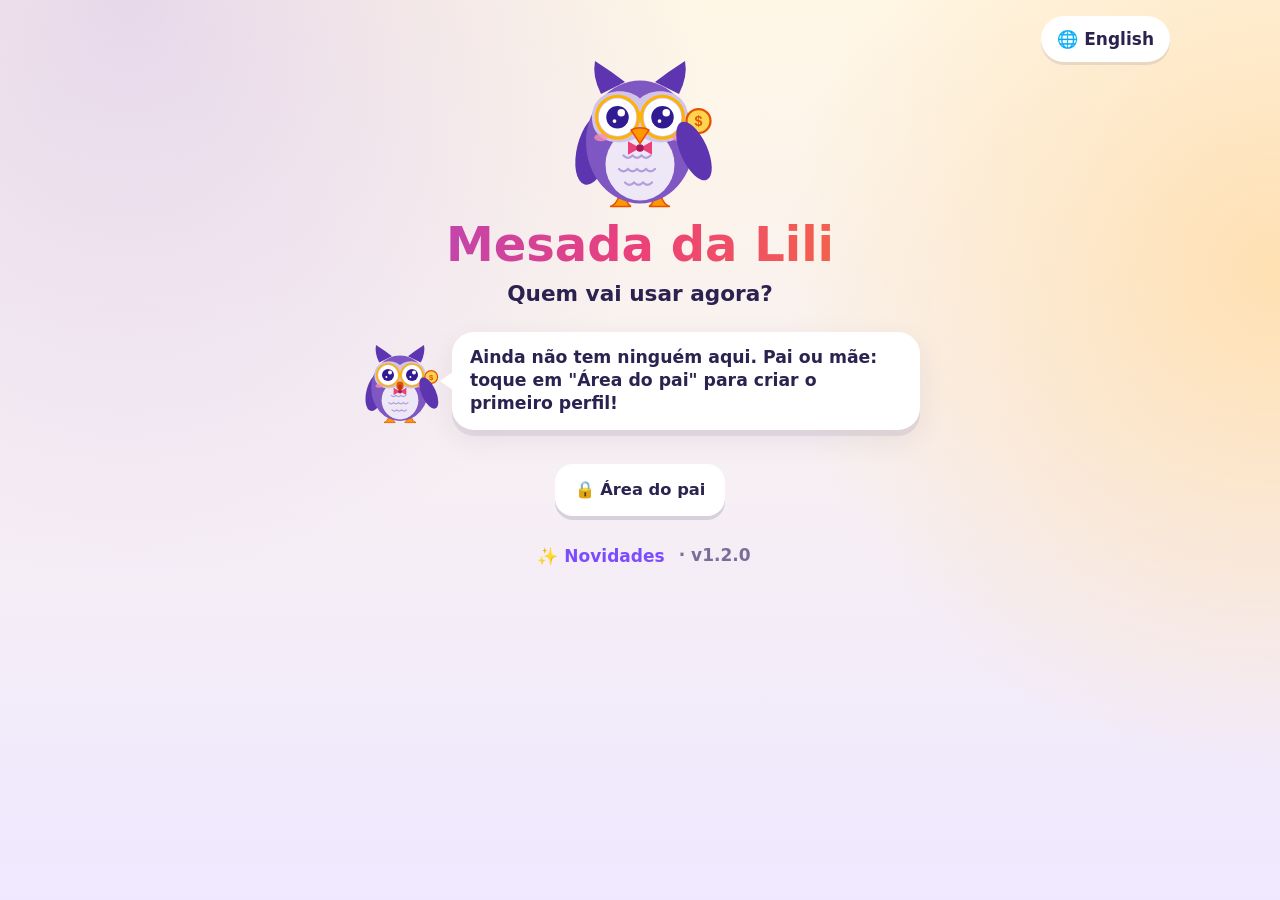
<file: mesada/index.html>
<!doctype html>
<html lang="pt-BR">
<head>
  <meta charset="utf-8">
  <meta name="viewport" content="width=device-width, initial-scale=1, viewport-fit=cover, user-scalable=no">
  <title>Mesada da Lili</title>
  <meta name="description" content="App de mesada da família com a coruja Lili">
  <meta name="theme-color" content="#7c4dff">
  <meta name="apple-mobile-web-app-capable" content="yes">
  <meta name="mobile-web-app-capable" content="yes">
  <meta name="apple-mobile-web-app-status-bar-style" content="default">
  <meta name="apple-mobile-web-app-title" content="Mesada">
  <link rel="manifest" href="manifest.webmanifest">
  <link rel="icon" type="image/png" sizes="192x192" href="icons/icon-192.png">
  <link rel="apple-touch-icon" href="icons/apple-touch-icon.png">
  <link rel="stylesheet" href="css/app.css">
</head>
<body>
  <div id="app" aria-live="polite"></div>
  <div id="modal-root"></div>
  <div id="toast-root"></div>
  <div id="fx-root"></div>
  <noscript>Este app precisa de JavaScript. / This app needs JavaScript.</noscript>

  <!-- Ordem importa: dados/regras → persistência → interface -->
  <script src="js/version.js"></script>
  <script src="js/i18n.js"></script>
  <script src="js/logic.js"></script>
  <script src="js/missions.js"></script>
  <script src="js/lili.js"></script>
  <!-- Nuvem (v1.1): o SDK do Firebase NÃO é carregado aqui; o adaptador baixa do CDN
       gstatic sob demanda, só quando a conta da família está conectada. -->
  <script src="js/firebase-config.js"></script>
  <script src="js/adapters/firestore-adapter.js"></script>
  <script src="js/store.js"></script>
  <script src="js/sync-core.js"></script>
  <script src="js/sync.js"></script>
  <script src="js/ui.js"></script>
  <script src="js/app.js"></script>
</body>
</html>
</file>
<file: mesada/css/app.css>
/* Mesada da Lili — estilos. Colorido, divertido, alvo de toque grande (≥ 48px). */
:root {
  --kid: #7c4dff;
  --accent: var(--kid);
  --ink: #2b2250;
  --muted: #776f99;
  --bg1: #fff7e6;
  --bg2: #efe8ff;
  --card: #ffffff;
  --green: #2e9d4a;
  --red: #e53935;
  --radius: 24px;
  --shadow: 0 6px 0 rgba(43, 34, 80, .08), 0 10px 30px rgba(43, 34, 80, .08);
  --font: ui-rounded, "SF Pro Rounded", "Nunito", "Varela Round", system-ui, -apple-system, "Segoe UI", Roboto, sans-serif;
  --safe-b: env(safe-area-inset-bottom, 0px);
  --safe-t: env(safe-area-inset-top, 0px);
}
* { box-sizing: border-box; -webkit-tap-highlight-color: transparent; }
html, body { margin: 0; padding: 0; }
body {
  font-family: var(--font);
  color: var(--ink);
  background:
    radial-gradient(circle at 10% 0%, color-mix(in srgb, var(--kid) 18%, transparent) 0, transparent 40%),
    radial-gradient(circle at 100% 30%, #ffe0b2 0, transparent 35%),
    linear-gradient(180deg, var(--bg1), var(--bg2));
  min-height: 100vh;
  min-height: 100dvh;
  -webkit-font-smoothing: antialiased;
  overscroll-behavior-y: none;
  font-size: 17px;
  line-height: 1.35;
}
button, input, select { font-family: inherit; font-size: inherit; color: inherit; }
h1, h2, h3, h4 { margin: 0 0 .4em; line-height: 1.15; }
h3 { font-size: 1.2rem; }
p { margin: .3em 0; }
.muted { color: var(--muted); }
small { font-size: .82em; }
.green { color: var(--green); }
.center { text-align: center; }
.hint { color: var(--muted); font-size: .9rem; }
.empty { color: var(--muted); text-align: center; padding: 18px; }
[hidden] { display: none !important; }

/* ---------- botões ---------- */
.btn {
  border: 0; cursor: pointer; border-radius: 18px; padding: 13px 20px; min-height: 52px;
  font-weight: 800; font-size: 1.02rem; background: #efeaff; color: var(--ink);
  box-shadow: 0 4px 0 rgba(43, 34, 80, .15); transition: transform .08s, box-shadow .08s, filter .2s;
  display: inline-flex; align-items: center; justify-content: center; gap: 8px; text-align: center;
}
.btn:active:not(:disabled) { transform: translateY(3px); box-shadow: 0 1px 0 rgba(43, 34, 80, .15); }
.btn:disabled { opacity: .45; cursor: not-allowed; }
.btn.primary { background: var(--accent); color: #fff; box-shadow: 0 4px 0 color-mix(in srgb, var(--accent) 60%, #000); }
.btn.ghost { background: #fff; border: 2px solid #e4ddff; }
.btn.danger { background: var(--red); color: #fff; }
.btn.danger.ghost { background: #fff; color: var(--red); border-color: #ffcdd2; }
.btn.big { min-height: 60px; font-size: 1.15rem; padding: 14px 28px; }
.btn.small { min-height: 42px; padding: 8px 14px; font-size: .92rem; border-radius: 14px; }
.btn-row { display: flex; gap: 12px; justify-content: center; flex-wrap: wrap; margin-top: 16px; }
.btn-row.left { justify-content: flex-start; }
.icon-btn { border: 0; background: rgba(255, 255, 255, .85); width: 50px; height: 50px; border-radius: 16px; font-size: 1.3rem; cursor: pointer; box-shadow: 0 3px 0 rgba(43, 34, 80, .1); flex: none; }
.icon-btn.small { width: 42px; height: 42px; font-size: 1.05rem; }
.pill { border: 0; background: #fff; border-radius: 999px; padding: 10px 16px; min-height: 46px; font-weight: 800; cursor: pointer; box-shadow: 0 3px 0 rgba(43, 34, 80, .1); }
.link { border: 0; background: none; color: var(--accent); font-weight: 800; cursor: pointer; padding: 8px; }
.chips { display: flex; flex-wrap: wrap; gap: 8px; margin: 10px 0; }
.chip { border: 2px solid #e4ddff; background: #fff; border-radius: 999px; padding: 8px 14px; min-height: 44px; font-weight: 800; cursor: pointer; }
.chip.on { background: var(--accent); border-color: var(--accent); color: #fff; }

/* ---------- inputs ---------- */
.input { width: 100%; border: 2px solid #e4ddff; border-radius: 16px; padding: 12px 14px; min-height: 52px; background: #fff; font-size: 1.05rem; margin: 6px 0; outline: none; }
.input:focus { border-color: var(--accent); box-shadow: 0 0 0 4px color-mix(in srgb, var(--accent) 18%, transparent); }
.input.money { font-size: 1.5rem; font-weight: 900; text-align: center; }
.lbl { display: block; font-weight: 800; margin-top: 12px; }
.select { width: auto; min-width: 180px; }

/* ---------- avatar ---------- */
.avatar { display: inline-grid; place-items: center; border-radius: 50%; background: color-mix(in srgb, var(--c, var(--kid)) 22%, #fff); line-height: 1; }
.avatar.sm { width: 40px; height: 40px; font-size: 1.4rem; }
.avatar.md { width: 58px; height: 58px; font-size: 2rem; }
.avatar.lg { width: 84px; height: 84px; font-size: 3rem; }
.avatar.xl { width: 120px; height: 120px; font-size: 4.2rem; background: color-mix(in srgb, var(--c) 25%, #fff); border: 5px solid var(--c); }

/* ---------- Lili ---------- */
.lili { display: block; overflow: visible; }
.lili .lili-body { animation: bob 3.2s ease-in-out infinite; transform-origin: 100px 200px; }
.lili .lili-eye { animation: blink 4.5s infinite; transform-box: fill-box; transform-origin: center; }
.lili .lili-wing-r { animation: wave 2.6s ease-in-out infinite; transform-origin: 165px 170px; }
.lili .lili-coin { animation: shine 2.6s ease-in-out infinite; }
@keyframes bob { 0%, 100% { transform: translateY(0) } 50% { transform: translateY(-5px) } }
@keyframes blink { 0%, 92%, 100% { transform: scaleY(1) } 95% { transform: scaleY(.1) } }
@keyframes wave { 0%, 100% { transform: rotate(0) } 50% { transform: rotate(-8deg) } }
@keyframes shine { 0%, 100% { filter: none } 50% { filter: brightness(1.2) } }
.lili-says { display: flex; align-items: center; gap: 12px; }
.lili-wrap { flex: none; }
.bubble {
  position: relative; background: #fff; border-radius: 22px; padding: 14px 18px; font-weight: 700; font-size: 1.08rem;
  box-shadow: var(--shadow); animation: pop .4s ease-out;
}
.bubble::before { content: ""; position: absolute; left: -12px; top: 50%; transform: translateY(-50%); border: 10px solid transparent; border-right: 14px solid #fff; border-left: 0; }
@keyframes pop { from { transform: scale(.85); opacity: 0 } to { transform: scale(1); opacity: 1 } }

/* ---------- perfis ---------- */
.screen { padding: calc(16px + var(--safe-t)) 20px calc(24px + var(--safe-b)); max-width: 1100px; margin: 0 auto; position: relative; }
.top-right { position: absolute; right: 20px; top: calc(16px + var(--safe-t)); }
.top-left { position: absolute; left: 20px; top: calc(16px + var(--safe-t)); }
.hero { text-align: center; padding-top: 30px; }
.hero-lili { display: flex; justify-content: center; }
.app-title { font-size: clamp(2rem, 5vw, 3rem); font-weight: 900; margin: 6px 0 0; background: linear-gradient(90deg, #7c4dff, #ec407a, #ff9800); -webkit-background-clip: text; background-clip: text; color: transparent; }
.hero-q { font-size: 1.35rem; font-weight: 800; }
.profile-grid { display: flex; flex-wrap: wrap; gap: 24px; justify-content: center; margin: 26px 0; }
.profile-card {
  border: 0; background: #fff; border-radius: 32px; padding: 22px 26px; width: 210px; display: flex; flex-direction: column; align-items: center; gap: 10px;
  box-shadow: 0 8px 0 color-mix(in srgb, var(--c) 45%, transparent), var(--shadow); cursor: pointer; transition: transform .15s;
}
.profile-card:active { transform: scale(.96); }
.profile-name { font-size: 1.6rem; font-weight: 900; }
.profile-sub { color: var(--muted); font-weight: 700; }
.empty-card { max-width: 560px; margin: 24px auto; }
.parent-btn { background: #fff; margin-top: 10px; }
.app-footer { display: flex; gap: 6px; justify-content: center; align-items: center; color: var(--muted); padding: 22px 0 8px; font-weight: 700; }

/* ---------- casca da criança ---------- */
.topbar {
  position: sticky; top: 0; z-index: 20; display: flex; align-items: center; gap: 12px; justify-content: space-between;
  padding: calc(10px + var(--safe-t)) 18px 10px; background: color-mix(in srgb, var(--kid) 14%, rgba(255, 255, 255, .9));
  backdrop-filter: blur(12px); -webkit-backdrop-filter: blur(12px);
}
.topbar .who { display: flex; align-items: center; gap: 10px; font-size: 1.25rem; flex: 1; justify-content: center; }
.kid-main { max-width: 1180px; margin: 0 auto; padding: 18px 20px calc(110px + var(--safe-b)); }
.tabbar {
  position: fixed; left: 50%; transform: translateX(-50%); bottom: calc(10px + var(--safe-b)); z-index: 30;
  display: flex; gap: 6px; background: #fff; padding: 8px; border-radius: 26px; box-shadow: 0 10px 30px rgba(43, 34, 80, .18);
}
.tab { border: 0; background: none; border-radius: 20px; padding: 8px 18px; min-width: 84px; display: flex; flex-direction: column; align-items: center; cursor: pointer; font-weight: 800; color: var(--muted); }
.tab-i { font-size: 1.6rem; line-height: 1.1; }
.tab-l { font-size: .8rem; }
.tab.on { background: color-mix(in srgb, var(--kid) 16%, #fff); color: var(--ink); }
.section-title { font-size: 1.35rem; font-weight: 900; margin: 22px 4px 12px; }

.kid-hero, .bank-hero, .goals-hero, .missions-hero { display: grid; grid-template-columns: 1.4fr 1fr; gap: 18px; align-items: center; }
.total-card {
  background: linear-gradient(135deg, var(--kid), color-mix(in srgb, var(--kid) 55%, #ff4081)); color: #fff; border-radius: 28px; padding: 20px 22px;
  display: flex; flex-direction: column; gap: 6px; box-shadow: 0 8px 0 color-mix(in srgb, var(--kid) 55%, #000), var(--shadow);
}
.total-card.bank { background: linear-gradient(135deg, #43a047, #26a69a); box-shadow: 0 8px 0 #1b5e20, var(--shadow); }
.total-card.goals { background: linear-gradient(135deg, #8e24aa, #ec407a); box-shadow: 0 8px 0 #4a148c, var(--shadow); }
.total-card.medals { background: linear-gradient(135deg, #ff9800, #ffca28); box-shadow: 0 8px 0 #e65100, var(--shadow); }
.total-card .btn.primary { background: #fff; color: var(--ink); box-shadow: 0 4px 0 rgba(0, 0, 0, .2); align-self: flex-start; }
.total-label { font-weight: 800; opacity: .95; }
.total-value { font-size: clamp(2rem, 5vw, 2.8rem); font-weight: 900; letter-spacing: -.5px; }
.medal-chip { align-self: flex-start; border: 0; background: rgba(255, 255, 255, .25); color: #fff; border-radius: 999px; padding: 8px 14px; font-weight: 800; cursor: pointer; min-height: 42px; }
.medal-row { display: flex; gap: 4px; flex-wrap: wrap; font-size: 1.4rem; }
.medal { opacity: .55; } .medal.got { opacity: 1; }

/* ---------- potes ---------- */
.pot-grid { display: grid; gap: 16px; grid-template-columns: repeat(3, 1fr); }
.pot {
  background: var(--card); border-radius: var(--radius); padding: 16px; display: flex; flex-direction: column; gap: 10px;
  box-shadow: 0 6px 0 color-mix(in srgb, var(--c) 40%, transparent), var(--shadow); border-top: 8px solid var(--c);
  animation: rise .5s both;
}
.pot:nth-child(2) { animation-delay: .05s } .pot:nth-child(3) { animation-delay: .1s } .pot:nth-child(4) { animation-delay: .15s } .pot:nth-child(5) { animation-delay: .2s }
@keyframes rise { from { transform: translateY(16px); opacity: 0 } to { transform: none; opacity: 1 } }
.pot-head { display: flex; gap: 10px; align-items: center; }
.pot-head h3 { margin: 0; font-size: 1.2rem; }
.pot-head p { margin: 0; color: var(--muted); font-size: .88rem; font-weight: 700; }
.pot-icon { font-size: 2rem; width: 54px; height: 54px; border-radius: 18px; display: grid; place-items: center; background: color-mix(in srgb, var(--c) 16%, #fff); flex: none; }
.jar { position: relative; height: 74px; border-radius: 20px; background: color-mix(in srgb, var(--c) 9%, #fff); overflow: hidden; border: 3px solid color-mix(in srgb, var(--c) 30%, #fff); display: grid; place-items: center; }
.jar-fill { position: absolute; left: 0; right: 0; bottom: 0; height: max(var(--h), 6%); background: linear-gradient(180deg, color-mix(in srgb, var(--c) 45%, #fff), color-mix(in srgb, var(--c) 70%, #fff)); animation: fill 1s ease-out; }
@keyframes fill { from { height: 0 } }
.pot-bal { position: relative; font-size: 1.85rem; font-weight: 900; color: var(--ink); text-shadow: 0 2px 0 rgba(255, 255, 255, .8); }
.pot-btn { background: color-mix(in srgb, var(--c) 14%, #fff); box-shadow: 0 4px 0 color-mix(in srgb, var(--c) 40%, transparent); }
.pot small { color: var(--muted); font-weight: 700; }

.progress { height: 14px; border-radius: 999px; background: #eee9fb; overflow: hidden; margin: 6px 0; }
.progress-fill { height: 100%; width: var(--w); background: var(--c); border-radius: 999px; animation: grow 1s ease-out; }
@keyframes grow { from { width: 0 } }

/* ---------- cards ---------- */
.card { background: var(--card); border-radius: var(--radius); padding: 18px; box-shadow: var(--shadow); margin-bottom: 16px; }
.big-money { font-size: 2.1rem; font-weight: 900; margin: 6px 0; }

/* ---------- banco ---------- */
.bank-grid { display: grid; gap: 16px; grid-template-columns: 1.2fr 1fr 1fr; margin-top: 18px; }
.bank-grid .card { margin: 0; display: flex; flex-direction: column; gap: 6px; }
.bank-grid .card .btn { margin-top: auto; }
.card.liquid { border-top: 8px solid #43a047; }
.card.tier-lock3 { border-top: 8px solid #1e88e5; }
.card.tier-lock6 { border-top: 8px solid #8e24aa; }
.rate-badge { font-size: 2.4rem; font-weight: 900; color: #1e88e5; }
.tier-lock6 .rate-badge { color: #8e24aa; }
.rate-badge small { font-size: 1rem; color: var(--muted); }
.deposits { display: grid; gap: 12px; grid-template-columns: repeat(auto-fill, minmax(300px, 1fr)); }
.deposit { background: #fff; border-radius: 20px; padding: 14px; box-shadow: var(--shadow); }
.deposit.matured { outline: 3px solid #a5d6a7; }
.dep-top, .dep-vals { display: flex; justify-content: space-between; gap: 8px; flex-wrap: wrap; }
.dep-vals { margin: 4px 0 10px; }
.chart-card { margin-top: 18px; }
.chart { width: 100%; height: auto; display: block; margin: 6px 0; }
.chart .grid { stroke: #eee9fb; stroke-width: 1.5; }
.chart .axis { fill: var(--muted); font-size: 15px; font-weight: 700; font-family: var(--font); }
.chart .line { stroke-linecap: round; stroke-linejoin: round; stroke-dasharray: 2000; stroke-dashoffset: 2000; animation: draw 1.6s ease-out forwards; }
.chart .line.dash { stroke-dasharray: 8 8; stroke-dashoffset: 0; animation: none; }
@keyframes draw { to { stroke-dashoffset: 0 } }
.legend { display: grid; grid-template-columns: repeat(auto-fit, minmax(210px, 1fr)); gap: 8px; }
.leg { display: flex; align-items: center; gap: 8px; background: #faf8ff; border-radius: 14px; padding: 8px 10px; flex-wrap: wrap; }
.leg i { width: 16px; height: 16px; border-radius: 6px; flex: none; }
.leg span { flex: 1; font-weight: 700; font-size: .9rem; }

/* ---------- objetivos ---------- */
.goal-list { display: grid; gap: 16px; grid-template-columns: repeat(auto-fill, minmax(440px, 1fr)); margin-top: 18px; }
.goal { background: #fff; border-radius: var(--radius); box-shadow: var(--shadow); display: flex; gap: 14px; padding: 14px; animation: rise .5s both; }
.goal.reached { outline: 4px solid #ffd54f; }
.goal-photo { position: relative; width: 130px; height: 130px; border-radius: 20px; overflow: hidden; flex: none; background: #f3e5f5; display: grid; place-items: center; font-size: 3.6rem; }
.goal-photo img { width: 100%; height: 100%; object-fit: cover; }
.goal-badge { position: absolute; right: 6px; top: 6px; font-size: 1.8rem; animation: bob 1.5s infinite; }
.goal-body { flex: 1; min-width: 0; }
.goal-top { display: flex; justify-content: space-between; align-items: flex-start; gap: 8px; }
.goal-top h3 { overflow-wrap: anywhere; }
.goal-nums { display: flex; justify-content: space-between; flex-wrap: wrap; gap: 6px; font-size: .95rem; }
.goal-when { display: flex; gap: 8px; align-items: center; flex-wrap: wrap; margin-top: 6px; }
.goal .btn-row { margin-top: 10px; }
.tag { display: inline-block; background: #ede7f6; border-radius: 999px; padding: 4px 10px; font-weight: 800; font-size: .82rem; }
.tag.late { background: #ffebee; color: var(--red); }
.tag.week { background: #fff3e0; color: #e65100; }
.bought { display: flex; gap: 12px; flex-wrap: wrap; }
.bought-item { background: #fff; border-radius: 18px; padding: 10px; display: flex; flex-direction: column; align-items: center; width: 140px; box-shadow: var(--shadow); text-align: center; }
.bought-item img, .bought-item > span { width: 90px; height: 90px; border-radius: 14px; object-fit: cover; font-size: 3rem; display: grid; place-items: center; }
.photo-pick { display: flex; gap: 14px; align-items: center; }
.photo-prev { width: 110px; height: 110px; border-radius: 20px; background: #f3e5f5; display: grid; place-items: center; font-size: 2.5rem; overflow: hidden; flex: none; }
.photo-prev img { width: 100%; height: 100%; object-fit: cover; }
.file-btn { cursor: pointer; }

/* ---------- missões ---------- */
.mission-list { display: grid; gap: 14px; grid-template-columns: repeat(auto-fill, minmax(340px, 1fr)); margin-top: 18px; }
.mission { background: #fff; border-radius: var(--radius); box-shadow: 0 6px 0 color-mix(in srgb, var(--c) 35%, transparent), var(--shadow); padding: 14px; display: flex; gap: 14px; align-items: center; border-left: 8px solid var(--c); }
.mission.locked { filter: grayscale(.8); opacity: .65; }
.mission.current { outline: 4px solid #ffcc80; animation: pulse 2s infinite; }
@keyframes pulse { 50% { outline-color: #ffe0b2; } }
.mission-emoji { font-size: 2.4rem; width: 64px; height: 64px; display: grid; place-items: center; background: color-mix(in srgb, var(--c) 16%, #fff); border-radius: 20px; flex: none; }
.mission-body { flex: 1; min-width: 0; }
.mission-body h3 { margin: 4px 0 2px; }
.mission-screen { min-height: 100vh; min-height: 100dvh; background: linear-gradient(180deg, color-mix(in srgb, var(--c) 18%, #fff), #fff); }
.mission-top { display: flex; align-items: center; gap: 14px; padding: calc(12px + var(--safe-t)) 18px 12px; }
.mission-title { font-weight: 900; font-size: 1.2rem; }
.steps { flex: 1; }
.mission-main { max-width: 860px; margin: 0 auto; padding: 10px 22px 40px; }
.lesson { display: flex; align-items: center; gap: 22px; margin-top: 30px; }
.lesson-lili { flex: none; }
.lesson-bubble { background: #fff; border-radius: 30px; padding: 26px; font-size: 1.45rem; font-weight: 800; box-shadow: var(--shadow); animation: pop .4s; position: relative; }
.lesson-bubble::before { content: ""; position: absolute; left: -16px; top: 50%; transform: translateY(-50%); border: 14px solid transparent; border-right: 18px solid #fff; border-left: 0; }
.quiz-q { font-size: 1.7rem; margin: 10px 0 20px; }
.options { display: grid; gap: 12px; }
.option { border: 3px solid #e4ddff; background: #fff; border-radius: 22px; padding: 16px 18px; min-height: 66px; font-size: 1.2rem; font-weight: 800; text-align: left; display: flex; gap: 14px; align-items: center; cursor: pointer; box-shadow: 0 4px 0 rgba(43, 34, 80, .1); }
.option:active:not(:disabled) { transform: translateY(3px); }
.opt-letter { width: 40px; height: 40px; border-radius: 12px; background: color-mix(in srgb, var(--c) 18%, #fff); display: grid; place-items: center; flex: none; }
.option.right { border-color: #43a047; background: #e8f5e9; }
.option.wrong { border-color: var(--red); background: #ffebee; }
.option:disabled { cursor: default; color: var(--ink); }
.feedback { margin-top: 16px; padding: 14px 18px; border-radius: 18px; font-weight: 800; font-size: 1.15rem; animation: pop .3s; }
.feedback.ok { background: #e8f5e9; color: #1b5e20; } .feedback.no { background: #fff3e0; color: #bf360c; }
.result { text-align: center; display: flex; flex-direction: column; align-items: center; gap: 8px; margin-top: 10px; }
.result-medal { font-size: 6rem; animation: bounceIn .8s; }
.result .big { font-size: 1.3rem; font-weight: 800; }
.medal-text { font-size: 1.5rem; font-weight: 900; color: #e65100; }
@keyframes bounceIn { 0% { transform: scale(0) } 60% { transform: scale(1.25) } 100% { transform: scale(1) } }

/* ---------- histórico ---------- */
.history { list-style: none; margin: 0; padding: 0; }
.h-item { display: flex; gap: 12px; align-items: flex-start; padding: 12px 4px; border-bottom: 1px dashed #ece6ff; }
.h-icon { font-size: 1.5rem; width: 42px; height: 42px; display: grid; place-items: center; background: #f6f3ff; border-radius: 14px; flex: none; }
.h-main { flex: 1; min-width: 0; display: flex; flex-direction: column; gap: 2px; }
.h-main > b { display: inline; }
.h-split { font-size: .85rem; color: var(--muted); font-weight: 700; }
.h-amt { font-weight: 900; white-space: nowrap; }
.h-amt.pos { color: var(--green); } .h-amt.neg { color: var(--red); }
.hist-head { display: flex; justify-content: space-between; align-items: center; gap: 12px; flex-wrap: wrap; }

/* ---------- área do pai ---------- */
.parent-login .login-card { max-width: 460px; margin: 70px auto 0; text-align: center; display: flex; flex-direction: column; align-items: center; }
.parent-login form { width: 100%; display: flex; flex-direction: column; gap: 6px; margin-top: 10px; }
.topbar.parent { background: rgba(255, 255, 255, .92); }
.topbar.parent .who { gap: 8px; }
.parent-main { max-width: 860px; margin: 0 auto; padding: 14px 16px calc(40px + var(--safe-b)); }
.kid-row { border-left: 8px solid var(--c); }
.kid-row-main { width: 100%; border: 0; background: none; display: flex; align-items: center; gap: 14px; text-align: left; cursor: pointer; padding: 0; }
.kid-row-main > div:nth-child(2) { flex: 1; display: flex; flex-direction: column; }
.kid-row-main b { font-size: 1.25rem; }
.kid-row-total { font-size: 1.35rem; font-weight: 900; }
.kid-row-chores { margin-top: 10px; font-weight: 700; font-size: .92rem; }
.add-btn { width: 100%; background: #fff; border: 3px dashed #d1c4e9; box-shadow: none; }
.rates { display: grid; grid-template-columns: repeat(3, 1fr) auto; gap: 10px; align-items: end; }
.rates label { font-weight: 800; font-size: .9rem; }
.switch-row { display: flex; gap: 12px; align-items: center; font-weight: 800; cursor: pointer; min-height: 44px; }
.switch-row input { width: 26px; height: 26px; accent-color: var(--accent); flex: none; }
.switch-row.inline { display: inline-flex; }
.ptabs { display: flex; gap: 8px; padding: 10px 16px; overflow-x: auto; max-width: 860px; margin: 0 auto; }
.ptab { border: 0; background: #fff; border-radius: 999px; padding: 10px 16px; min-height: 46px; font-weight: 800; white-space: nowrap; cursor: pointer; box-shadow: 0 3px 0 rgba(43, 34, 80, .08); }
.ptab.on { background: var(--accent); color: #fff; }
.pay-row { display: flex; gap: 10px; align-items: center; }
.pay-row .input { flex: 1; }
.split { display: grid; grid-template-columns: repeat(auto-fill, minmax(150px, 1fr)); gap: 8px; margin: 8px 0; }
.split-item { background: color-mix(in srgb, var(--c) 12%, #fff); border-left: 6px solid var(--c); border-radius: 14px; padding: 8px 12px; display: flex; flex-direction: column; }
.split-item span { font-weight: 700; font-size: .88rem; }
.split-item b { font-size: 1.2rem; }
.total-line { font-size: 1.1rem; }
.extra-list { display: flex; flex-wrap: wrap; gap: 10px; margin: 10px 0; }
.btn.extra { background: #fff8e1; box-shadow: 0 4px 0 #ffe082; }
.chores { list-style: none; padding: 0; margin: 10px 0; }
.chore { display: flex; align-items: center; gap: 10px; padding: 10px 0; border-bottom: 1px dashed #ece6ff; }
.chore-name { flex: 1; display: flex; flex-direction: column; min-width: 0; }
.counter { display: flex; align-items: center; gap: 8px; font-weight: 900; font-size: 1.2rem; }
.counter span { min-width: 24px; text-align: center; }
.round-btn { width: 48px; height: 48px; border-radius: 50%; border: 0; background: #efeaff; font-size: 1.4rem; font-weight: 900; cursor: pointer; box-shadow: 0 3px 0 rgba(43, 34, 80, .12); }
.round-btn.plus { background: var(--accent); color: #fff; }
.profile-form h3 { margin-bottom: 4px; }
.avatar-pick, .color-pick { display: flex; flex-wrap: wrap; gap: 8px; margin: 6px 0; }
.avatar-pick input, .color-pick input, .seg input, .type-pick input { position: absolute; opacity: 0; pointer-events: none; }
.avatar-pick span { width: 52px; height: 52px; display: grid; place-items: center; font-size: 1.8rem; border-radius: 16px; background: #f6f3ff; border: 3px solid transparent; cursor: pointer; }
.avatar-pick input:checked + span { border-color: var(--accent); background: #ede7f6; }
.color-pick span { width: 40px; height: 40px; display: block; border-radius: 50%; border: 4px solid #fff; box-shadow: 0 0 0 2px #e4ddff; cursor: pointer; }
.color-pick input:checked + span { box-shadow: 0 0 0 4px var(--ink); }
.seg { display: flex; gap: 8px; flex-wrap: wrap; }
.seg span, .type-pick span { display: flex; flex-direction: column; padding: 12px 16px; border-radius: 16px; border: 3px solid #e4ddff; background: #fff; cursor: pointer; font-weight: 800; min-height: 52px; justify-content: center; }
.seg input:checked + span, .type-pick input:checked + span { border-color: var(--accent); background: color-mix(in srgb, var(--accent) 10%, #fff); }
.type-pick { display: grid; grid-template-columns: 1fr 1fr; gap: 10px; }
.type-pick small { color: var(--muted); font-weight: 700; }
.pct-group { display: grid; grid-template-columns: repeat(auto-fill, minmax(150px, 1fr)); gap: 8px; }
.pct { display: flex; flex-direction: column; font-weight: 800; font-size: .9rem; background: #faf8ff; border-radius: 14px; padding: 8px 10px; }
.pct-in { display: flex; align-items: center; gap: 6px; }
.pct-in .input { text-align: center; font-weight: 900; }
.pct input[readonly] { background: #f1eefa; color: var(--muted); }
.pct-sum { grid-column: 1 / -1; font-weight: 800; color: var(--green); }
.pct-sum.bad { color: var(--red); }
.adj .input { margin-top: 4px; }

/* ---------- modais ---------- */
#modal-root { position: relative; z-index: 100; }
.modal-wrap { position: fixed; inset: 0; background: rgba(30, 20, 60, .45); display: flex; align-items: center; justify-content: center; padding: 16px; opacity: 0; transition: opacity .2s; }
.modal-wrap.show { opacity: 1; }
.modal-card { background: #fff; border-radius: 30px; padding: 22px; width: 100%; max-width: 520px; max-height: calc(100dvh - 32px); overflow-y: auto; transform: translateY(20px) scale(.97); transition: transform .25s; box-shadow: 0 20px 60px rgba(0, 0, 0, .25); -webkit-overflow-scrolling: touch; }
.modal-card.wide { max-width: 720px; }
.modal-wrap.show .modal-card { transform: none; }
.sheet h2 { font-size: 1.4rem; }
.sheet .lili-says { margin: 8px 0; }
.sheet .bubble { font-size: .98rem; }
.confirm-body { text-align: center; }
.confirm-lili { display: flex; justify-content: center; }
.confirm-text { font-size: 1.2rem; font-weight: 800; margin: 10px 0; }
.celebrate { text-align: center; display: flex; flex-direction: column; align-items: center; gap: 10px; }
.celebrate h2 { font-size: 1.5rem; }
.pin-card { max-width: 380px; }
.pin-pad { text-align: center; display: flex; flex-direction: column; align-items: center; gap: 8px; }
.pin-dots { display: flex; gap: 14px; margin: 8px 0 12px; }
.pin-dots i { width: 20px; height: 20px; border-radius: 50%; border: 3px solid var(--accent); }
.pin-dots i.on { background: var(--accent); }
.keys { display: grid; grid-template-columns: repeat(3, 76px); gap: 12px; }
.key { height: 76px; border-radius: 24px; border: 0; background: #f3efff; font-size: 1.7rem; font-weight: 900; cursor: pointer; box-shadow: 0 4px 0 rgba(43, 34, 80, .12); }
.key:active { transform: translateY(3px); box-shadow: none; }
.whatsnew ul { padding-left: 20px; } .whatsnew li { margin: 6px 0; }
.cl-entry { background: #faf8ff; border-radius: 18px; padding: 12px 16px; margin-top: 10px; }
.shake { animation: shake .4s; }
@keyframes shake { 20%, 60% { transform: translateX(-8px) } 40%, 80% { transform: translateX(8px) } }

/* ---------- toasts e efeitos ---------- */
#toast-root { position: fixed; left: 0; right: 0; bottom: calc(110px + var(--safe-b)); display: flex; flex-direction: column; align-items: center; gap: 8px; z-index: 200; pointer-events: none; }
.toast { background: var(--ink); color: #fff; border-radius: 18px; padding: 12px 18px; font-weight: 800; max-width: 90vw; opacity: 0; transform: translateY(10px); transition: all .3s; text-align: center; }
.toast.show { opacity: 1; transform: none; }
.toast.error { background: var(--red); }
#fx-root { position: fixed; inset: 0; pointer-events: none; z-index: 300; overflow: hidden; }
.confetti { position: absolute; top: -20px; width: 12px; height: 16px; animation: fall linear forwards; }
@keyframes fall { to { transform: translateY(110vh) rotate(720deg); } }
.update-banner { position: fixed; top: calc(10px + var(--safe-t)); left: 50%; transform: translateX(-50%); z-index: 250; border: 0; background: var(--accent); color: #fff; padding: 12px 18px; border-radius: 999px; font-weight: 800; box-shadow: var(--shadow); }

/* ---------- responsivo ---------- */
@media (max-width: 1000px) {
  .pot-grid { grid-template-columns: repeat(2, 1fr); }
  .pot-grid.pots-3 { grid-template-columns: repeat(3, 1fr); }
  .bank-grid { grid-template-columns: 1fr 1fr; }
  .bank-grid .liquid { grid-column: 1 / -1; }
  .goal-list { grid-template-columns: 1fr; }
}
@media (max-width: 700px) {
  body { font-size: 16px; }
  .kid-hero, .bank-hero, .goals-hero, .missions-hero { grid-template-columns: 1fr; }
  .pot-grid, .pot-grid.pots-3, .bank-grid { grid-template-columns: 1fr; }
  .goal-list, .mission-list { grid-template-columns: 1fr; }
  .goal { flex-direction: column; }
  .goal-photo { width: 100%; height: 170px; }
  .tab { min-width: 62px; padding: 8px 10px; }
  .lesson { flex-direction: column; }
  .lesson-bubble { font-size: 1.2rem; }
  .lesson-bubble::before { display: none; }
  .rates { grid-template-columns: 1fr 1fr 1fr; }
  .rates .btn { grid-column: 1 / -1; }
  .type-pick { grid-template-columns: 1fr; }
  .pay-row { flex-direction: column; align-items: stretch; }
  .profile-card { width: 160px; padding: 16px; }
  .avatar.xl { width: 96px; height: 96px; font-size: 3.4rem; }
  .bubble::before { display: none; }
}
@media (prefers-reduced-motion: reduce) {
  *, *::before, *::after { animation: none !important; transition: none !important; }
  .chart .line { stroke-dashoffset: 0; }
}

/* ajustes de layout (após revisão das capturas) */
.pot .pot-btn { margin-top: auto; }
@media (min-width: 1001px) {
  .pot-grid.pots-5 { grid-template-columns: repeat(6, 1fr); }
  .pot-grid.pots-5 .pot { grid-column: span 2; }
  .pot-grid.pots-5 .pot:nth-child(4), .pot-grid.pots-5 .pot:nth-child(5) { grid-column: span 3; }
}
.mission { flex-wrap: wrap; }
.mission-body { flex: 1 1 150px; }
.mission > .btn { margin-left: auto; }
.mission-main { display: flex; flex-direction: column; justify-content: center; min-height: calc(100vh - 90px); min-height: calc(100dvh - 90px); }
.mission-main .lesson { margin-top: 0; }
#split-preview h4 { margin: 16px 0 4px; }
@media (max-width: 700px) {
  .topbar .who { font-size: 1.05rem; }
  .topbar .pill { padding: 8px 12px; font-size: .9rem; }
  .kid-row-main { flex-wrap: wrap; }
}

/* ---------- v1.1: sincronização na nuvem ---------- */
.top-right { display: flex; align-items: center; gap: 8px; }
.cloud-ico { position: relative; display: inline-flex; align-items: center; justify-content: center; font-size: .95rem; line-height: 1; opacity: .85; padding: 2px; }
.cloud-ico::after { content: ""; position: absolute; right: -2px; bottom: 0; width: 8px; height: 8px; border-radius: 50%; border: 2px solid #fff; background: #9e9e9e; }
.cloud-ico.st-synced::after { background: var(--green); }
.cloud-ico.st-syncing::after, .cloud-ico.st-connecting::after { background: #ffb300; animation: cloudPulse 1s ease-in-out infinite alternate; }
.cloud-ico.st-offline::after { background: #9e9e9e; }
.cloud-ico.st-error::after, .cloud-ico.st-signedOut::after { background: var(--red); }
@keyframes cloudPulse { from { opacity: .35; } to { opacity: 1; } }
@media (prefers-reduced-motion: reduce) { .cloud-ico::after { animation: none !important; } }
.sync-status { font-size: .92rem; font-weight: 700; margin: 6px 0 10px; padding: 8px 12px; border-radius: 12px; background: #f3f0fb; color: var(--muted); }
.sync-status.st-synced { background: #e8f5e9; color: var(--green); }
.sync-status.st-syncing, .sync-status.st-connecting { background: #fff8e1; color: #a66b00; }
.sync-status.st-error, .sync-status.st-signedOut { background: #ffebee; color: var(--red); }
.form-err { color: var(--red); font-weight: 700; min-height: 1.2em; margin: 6px 0 0; }
form.busy { opacity: .6; pointer-events: none; }
.choice-col { display: flex; flex-direction: column; gap: 10px; margin: 14px 0; }
.forgot-link { display: block; margin: 10px auto 0; }
#sync-form .link, #forgot-form .link { padding: 6px 0; }

/* v1.2 tarefas na visão da criança */
.kid-chores { padding: 16px 18px; margin-bottom: 18px; }
.kchores-total { font-size: 1.2rem; margin: 0 0 4px; }
.kchores-msg { font-weight: 700; margin: 8px 0 0; }
.kchore.full .chore-name b { color: #2e7d32; }
.stars { display: flex; flex-wrap: wrap; gap: 4px; font-size: 1.35rem; margin-top: 4px; }
.star { opacity: .45; } .star.on { opacity: 1; }
.kchores-sub { margin: 14px 0 4px; }
.chip-extra { background: #fff8e1; border-radius: 999px; padding: 8px 14px; font-weight: 700; box-shadow: 0 3px 0 #ffe082; }
.kchore { padding: 8px 0; border-bottom: 1px dashed #ece6ff; }
</file>
